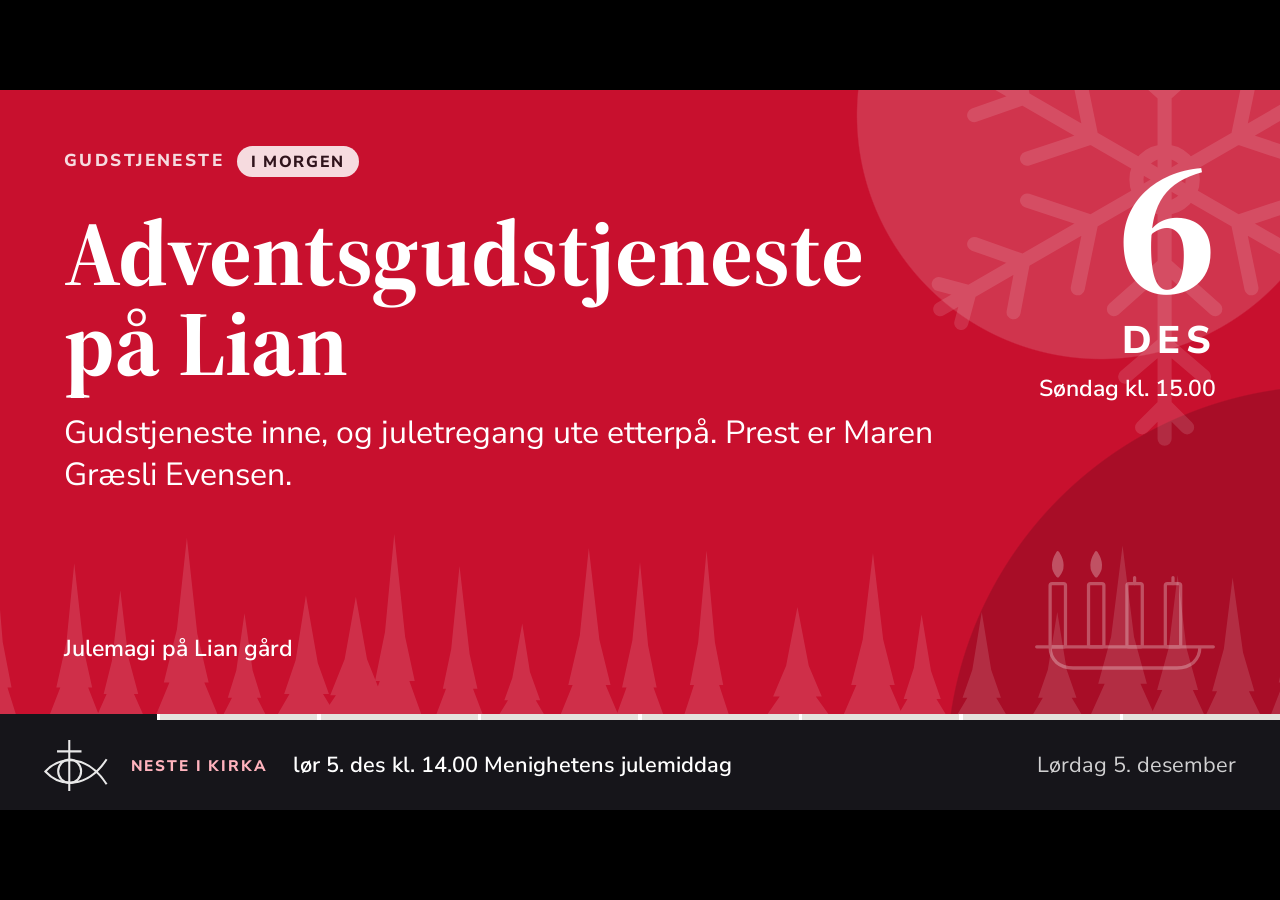
<file: index.html>
<!DOCTYPE html>
<html lang="nb">
<head>
<meta charset="utf-8">
<meta name="viewport" content="width=device-width, initial-scale=1">
<title>Infoskjerm Byåsen kirke</title>
<link rel="preconnect" href="https://fonts.googleapis.com">
<link href="https://fonts.googleapis.com/css2?family=Nunito+Sans:opsz,wght@6..12,400;6..12,600;6..12,800&family=Source+Serif+4:opsz,wght@8..60,600;8..60,700&display=swap" rel="stylesheet">
<!-- Bygget av bygg.py fra kilde/. Ikke rediger denne fila direkte. -->
<style>
:root{
  /* Layout: én 16:9-flate som fyller skjermen. */
  --u:min(1vw,1.7778vh); /* 1 % av plakatflatens bredde; erstatter cqw som Tizen-nettleseren ikke støtter */
  --paper:#ffffff;       /* skjermflaten */
  --ink:#16151a;
  --dim:#5d5b63;
  --rule:#e4e2dd;
  --gud:#c8102e;         /* gudstjenester: kirkens rødfarge */
  --kons:#1b1470;        /* konsert og kultur */
  --barn:#e9a100;        /* barn og familier */
  --mote:#1f6f5b;        /* møteplasser */
  --advent:#5b2a86;      /* kirkeårets farge i advent */
  --display:"Source Serif 4", Georgia, serif;
  --body:"Nunito Sans", "Segoe UI", Arial, sans-serif;
}
*{box-sizing:border-box}
html,body{margin:0;background:#000;font-family:var(--body);overflow:hidden}
.wrap{height:100vh;display:flex;align-items:center;justify-content:center}
/* ---------- Skjermen ---------- */
.stage{position:relative;width:100%;aspect-ratio:16/9;background:var(--paper);color:var(--ink);
  container-type:inline-size;overflow:hidden;border-radius:6px;box-shadow:0 18px 50px rgba(0,0,0,.5)}
.slide{position:absolute;inset:0 0 calc(7*var(--u)) 0;display:flex;opacity:0;transition:opacity .7s ease;pointer-events:none}
.slide.on{opacity:1;pointer-events:auto}

/* Samleside */
.panel{flex:0 0 33%;position:relative;background:var(--c);color:var(--on,#fff);padding:calc(4.2*var(--u)) calc(5*var(--u)) calc(4.2*var(--u)) calc(3.4*var(--u));display:flex;flex-direction:column;gap:calc(1.2*var(--u));
  clip-path:polygon(0 0,100% 0,90% 100%,0 100%)}
.panel::before{content:"";position:absolute;right:calc(-9*var(--u));top:calc(-9*var(--u));width:calc(24*var(--u));height:calc(24*var(--u));border-radius:50%;background:rgba(255,255,255,.13)}
.kicker{font-size:calc(1.35*var(--u));font-weight:800;letter-spacing:.14em;text-transform:uppercase;opacity:.85;position:relative}
.panel h2{font-family:var(--display);font-weight:700;font-size:calc(4.6*var(--u));line-height:1.02;margin:0;text-wrap:balance;position:relative}
.panel .sub{font-size:calc(1.7*var(--u));line-height:1.3;margin:0;opacity:.92;max-width:13em}
.panel .mark{position:absolute;left:calc(2.6*var(--u));bottom:calc(2.4*var(--u));width:calc(13*var(--u));height:calc(13*var(--u));opacity:.28}
.mark svg,.ico svg{display:block;width:100%;height:100%;fill:none;stroke:currentColor;stroke-width:1.6;stroke-linecap:round;stroke-linejoin:round}
.candles{margin-top:auto;width:calc(15*var(--u))}
.candles svg{display:block;width:100%}
.candles small{display:block;font-size:calc(1.25*var(--u));font-weight:700;margin-top:calc(0.6*var(--u));opacity:.9}
.panel .qr{margin-top:auto;display:flex;align-items:flex-end;gap:calc(1.4*var(--u));position:relative}
.qrbox{background:#fff;padding:calc(0.9*var(--u));border-radius:calc(0.6*var(--u));width:calc(11*var(--u));height:calc(11*var(--u));flex:none}
.qrbox svg{display:block;width:100%;height:100%}
.qrtxt{font-size:calc(1.35*var(--u));line-height:1.3;font-weight:600}
.rows{flex:1;list-style:none;margin:0;padding:calc(2.4*var(--u)) calc(4*var(--u)) calc(2.4*var(--u)) calc(1.6*var(--u));display:flex;flex-direction:column;justify-content:center}
.rows li{display:grid;grid-template-columns:calc(6.4*var(--u)) calc(6.6*var(--u)) 1fr;column-gap:calc(1.3*var(--u));align-items:center;padding:calc(1.3*var(--u)) 0;border-bottom:calc(0.12*var(--u)) solid var(--rule)}
.rows li:last-child{border-bottom:0}
.num{font-family:var(--display);font-weight:700;font-size:calc(4.5*var(--u));line-height:1;text-align:right;color:var(--c);font-variant-numeric:tabular-nums}
.wd{font-size:calc(1.4*var(--u));font-weight:800;letter-spacing:.08em;text-transform:uppercase;line-height:1.25}
.wd span{display:block;color:var(--dim);font-weight:600}
.what h3{font-family:var(--display);font-weight:600;font-size:calc(2.4*var(--u));line-height:1.12;margin:0}
.what p{font-size:calc(1.75*var(--u));color:var(--dim);margin:calc(0.45*var(--u)) 0 0}
.what p b{color:var(--c);font-weight:800;font-variant-numeric:tabular-nums}
.tag{display:inline-block;font-family:var(--body);font-size:calc(1.1*var(--u));font-weight:800;letter-spacing:.08em;text-transform:uppercase;
  background:var(--c);color:#fff;border-radius:calc(10*var(--u));padding:calc(0.25*var(--u)) calc(0.9*var(--u));margin-left:calc(0.8*var(--u));vertical-align:calc(0.4*var(--u))}
.slide.on .rows li{animation:rise .6s both}
.slide.on .rows li:nth-child(2){animation-delay:.08s}.slide.on .rows li:nth-child(3){animation-delay:.16s}
.slide.on .rows li:nth-child(4){animation-delay:.24s}.slide.on .rows li:nth-child(5){animation-delay:.32s}
@keyframes rise{from{opacity:0;transform:translateY(calc(1.2*var(--u)))}to{opacity:1;transform:none}}

/* Fremhevet */
.feat{color:var(--on,#fff);padding:calc(4.4*var(--u)) calc(5*var(--u));gap:calc(4*var(--u));align-items:stretch;
  background:radial-gradient(circle at 86% 4%,rgba(255,255,255,.15) 0 calc(19*var(--u)),transparent calc(19.1*var(--u))),
             radial-gradient(circle at 104% 108%,rgba(0,0,0,.16) 0 calc(30*var(--u)),transparent calc(30.1*var(--u))),var(--c)}
.feat .main{flex:1;display:flex;flex-direction:column}
.chip{display:inline-block;background:#fff;color:var(--ink);font-size:calc(1.25*var(--u));font-weight:800;letter-spacing:.1em;text-transform:uppercase;border-radius:calc(10*var(--u));padding:calc(0.35*var(--u)) calc(1.1*var(--u));margin-left:calc(1*var(--u));opacity:1}
.feat h2{font-family:var(--display);font-weight:700;font-size:calc(7.2*var(--u));line-height:.98;margin:calc(2.4*var(--u)) 0 0;text-wrap:balance}
.feat .lead{font-size:calc(2.5*var(--u));line-height:1.32;max-width:28em;margin:calc(1.8*var(--u)) 0 0}
.feat .place{margin-top:auto;font-size:calc(1.8*var(--u));font-weight:600}
.feat .side{flex:0 0 calc(18*var(--u));display:flex;flex-direction:column;align-items:flex-end;justify-content:space-between;text-align:right}
.big b{display:block;font-family:var(--display);font-weight:700;font-size:calc(15*var(--u));line-height:.82;font-variant-numeric:tabular-nums}
.big span{display:block;font-size:calc(3*var(--u));font-weight:800;letter-spacing:.14em;text-transform:uppercase;margin-top:calc(0.8*var(--u))}
.big em{display:block;font-style:normal;font-size:calc(1.8*var(--u));font-weight:600;margin-top:calc(0.5*var(--u))}
.feat .side .qrbox{width:calc(13*var(--u));height:calc(13*var(--u));padding:calc(1*var(--u))}
.feat .side .qrtxt{font-size:calc(1.3*var(--u));margin-top:calc(0.5*var(--u))}

/* Oppslag: beskjed med frist */
.note{background:#f4f1ea;padding:calc(4.4*var(--u)) calc(5*var(--u));gap:calc(4*var(--u));align-items:center;border-left:calc(1.6*var(--u)) solid var(--gud)}
.note .main{flex:1}
.note .kicker{color:var(--gud);opacity:1}
.note h2{font-family:var(--display);font-weight:700;font-size:calc(5.6*var(--u));line-height:1.02;margin:calc(1.4*var(--u)) 0 0;text-wrap:balance}
.note p{font-size:calc(2.5*var(--u));line-height:1.35;margin:calc(1.6*var(--u)) 0 0;max-width:24em}
.note .act{font-weight:800}
.badge{flex:0 0 calc(19*var(--u));height:calc(19*var(--u));border-radius:50%;background:var(--gud);color:#fff;display:flex;flex-direction:column;align-items:center;justify-content:center;text-align:center}
.badge b{font-family:var(--display);font-size:calc(8.5*var(--u));line-height:.9;font-variant-numeric:tabular-nums}
.badge span{font-size:calc(1.5*var(--u));font-weight:800;letter-spacing:.1em;text-transform:uppercase;margin-top:calc(0.6*var(--u))}

/* Fast innhold: uten dato */
/* Fargene i malen for fast innhold. Variantene under (.fast.sand osv.) er forslag; hvilken som brukes, står i FASTVARIANT i motor.js. */
.fast{--fb:var(--ink);--ft:#fff;--fp:#e6e3dc;--fk:#ffb3bd;--fs:#a9a6b0;--fq:transparent;background:var(--fb);color:var(--ft);padding:calc(4.4*var(--u)) calc(5*var(--u));gap:calc(4*var(--u));align-items:center}
.fast .main{flex:1}
.fast .kicker{color:var(--fk);opacity:1}
.fast h2{font-family:var(--display);font-weight:700;font-size:calc(5.8*var(--u));line-height:1.02;margin:calc(1.4*var(--u)) 0 0;text-wrap:balance}
.fast p{font-size:calc(2.5*var(--u));line-height:1.36;margin:calc(1.6*var(--u)) 0 0;max-width:24em;color:var(--fp)}
.fast .side{flex:0 0 calc(17*var(--u));display:flex;flex-direction:column;align-items:center;gap:calc(1*var(--u));text-align:center}
.fast .side .qrbox{width:calc(15*var(--u));height:calc(15*var(--u));padding:calc(1.1*var(--u))}
.fast .ico{width:calc(15*var(--u));height:calc(15*var(--u));color:var(--fk)}
.nytt h2{font-size:calc(4.3*var(--u))}.nytt p{font-size:calc(2.4*var(--u))}.nytt .src{font-size:calc(1.35*var(--u));color:var(--fs);margin-top:calc(1.8*var(--u));font-weight:600}
.photo{flex:none;width:calc(24*var(--u));height:calc(30*var(--u));border-radius:calc(0.8*var(--u));border:calc(0.14*var(--u)) dashed #6d6a75;display:flex;align-items:center;justify-content:center;
  font-size:calc(1.3*var(--u));color:#a9a6b0;text-align:center;padding:calc(2*var(--u));
  background:repeating-linear-gradient(135deg,rgba(255,255,255,.04) 0 calc(1.2*var(--u)),transparent calc(1.2*var(--u)) calc(2.4*var(--u)))}

.photo.img{position:relative;width:calc(30*var(--u));height:calc(24*var(--u));padding:0;border:0;overflow:hidden;background:#000}
.photo.img img{display:block;width:100%;height:100%;object-fit:cover;object-position:50% 40%}
.cred{position:absolute;left:0;right:0;bottom:0;padding:calc(0.5*var(--u)) calc(0.8*var(--u));font-size:calc(1*var(--u));color:#e6e3dc;background:rgba(0,0,0,.55);text-align:left}


/* Illustrasjoner: strek i relieff, samme farge som teksten */
.panel .art{position:absolute;left:calc(2.6*var(--u));bottom:calc(2.4*var(--u));opacity:.3}
.panel .art svg{display:block;width:100%;height:100%}
.panel .art.mote{width:calc(13*var(--u));height:calc(14.4*var(--u))}
.panel .art.barn{width:calc(18*var(--u));height:calc(15*var(--u))}
.feat>.main,.feat>.side{position:relative;z-index:1}
.art-top{position:absolute;left:0;right:0;top:0;height:calc(9*var(--u));pointer-events:none}
.art-fill,.art-bot{position:absolute;left:0;right:0;bottom:0;pointer-events:none}
.art-fill{top:0}
.art-krystall{position:absolute;right:calc(-13*var(--u));top:calc(-15*var(--u));width:calc(44*var(--u));height:calc(44*var(--u));pointer-events:none}
.art-krystall svg{display:block;width:100%;height:100%}
.feat.bilde .art-krystall{right:auto;top:auto;left:calc(-8*var(--u));bottom:calc(-14*var(--u))}
.art-bot{height:calc(16*var(--u))}
.art-hj{position:absolute;right:calc(4.6*var(--u));bottom:calc(3.2*var(--u));width:calc(15*var(--u));height:calc(12.8*var(--u));pointer-events:none;opacity:.28}
.art-hj svg{display:block;width:100%;height:100%}
.art-top svg,.art-fill svg,.art-bot svg{display:block;width:100%;height:100%}
.feat.jul{padding-top:calc(9.6*var(--u))}
.feat .prog{list-style:none;margin:calc(1.8*var(--u)) 0 0;padding:0;font-size:calc(2.5*var(--u));line-height:1.2}
.feat .prog li{display:flex;gap:calc(1.2*var(--u));padding:calc(0.2*var(--u)) 0}
.feat .prog b{flex:0 0 calc(8.4*var(--u));font-variant-numeric:tabular-nums;font-weight:800}
.feat.jul .lead{margin-top:calc(1.2*var(--u))}
.feat.jul h2{margin-top:calc(1.6*var(--u))}

/* Fremhevet med bilde */
.feat.bilde .side{flex:0 0 calc(38*var(--u));align-items:stretch;justify-content:flex-start;text-align:left;gap:calc(2*var(--u))}
.feat.bilde h2{font-size:calc(6*var(--u))}
.feat.bilde .lead{font-size:calc(2.3*var(--u))}
.feat .pic{position:relative;width:100%;height:calc(25.3*var(--u));border-radius:calc(0.8*var(--u));overflow:hidden;background:#000}
.feat .pic img{display:block;width:100%;height:100%;object-fit:cover}
.feat .when{display:flex;justify-content:space-between;align-items:flex-end;margin-top:auto}
.feat.bilde .big b{font-size:calc(10*var(--u))}
.feat.bilde .big span{font-size:calc(2.2*var(--u))}
.feat.bilde .big em{font-size:calc(1.6*var(--u))}
.feat.bilde .when .qrw{text-align:center}
.feat.bilde .side .qrbox{width:calc(11*var(--u));height:calc(11*var(--u))}

/* Oppslag med illustrasjon */
.note.medart{gap:calc(3*var(--u))}
.nside{position:relative;flex:0 0 calc(36*var(--u));color:var(--gud)}
.nart svg{display:block;width:100%}
.nside .badge{position:absolute;left:50%;top:63.3%;transform:translate(-50%,-50%);width:calc(14*var(--u));height:calc(14*var(--u))}
.nside .badge b{font-size:calc(6.4*var(--u))}
.badge b.txt{font-size:calc(5.4*var(--u))}
.nside .badge b.txt{font-size:calc(3.2*var(--u))}
.nside .badge span{font-size:calc(0.95*var(--u));letter-spacing:.06em;line-height:1.3;margin-top:calc(0.3*var(--u))}

/* Oppslag med relieff i bakgrunnen */
.note .kicker.frist{font-size:calc(2*var(--u));letter-spacing:.02em;text-transform:none;color:var(--gud);font-weight:800}
.note>.main,.note>.nside{position:relative;z-index:1}
.art-tre{position:absolute;top:0;bottom:0;right:calc(1*var(--u));width:calc(52*var(--u));pointer-events:none}
.art-tre svg{display:block;width:100%;height:100%}
.note .nart circle{fill:#f4f1ea}

/* Fast innhold med bilde */
.fast.medbilde .photo.img{width:calc(27*var(--u));height:calc(21.6*var(--u))}
.fast.medbilde .photo.img img{object-position:50% 20%}
.fast.stort .photo.img{width:calc(42*var(--u));height:calc(33.6*var(--u))}
.fast.stort h2{font-size:calc(4.6*var(--u))}
.fast.medbilde h2{font-size:calc(4.3*var(--u))}
.fast.medbilde p{font-size:calc(2.4*var(--u))}
.fast.medbilde .side{flex-basis:calc(15*var(--u))}
.fast.medbilde .side .qrbox{width:calc(13*var(--u));height:calc(13*var(--u))}

/* Fast bunnlinje */
.foot{position:absolute;left:0;right:0;bottom:0;height:calc(7*var(--u));background:var(--ink);color:#fff;display:flex;align-items:center;
  gap:calc(2*var(--u));padding:0 calc(3.4*var(--u));font-size:calc(1.7*var(--u))}
.foot .lbl{font-weight:800;letter-spacing:.12em;text-transform:uppercase;font-size:calc(1.2*var(--u));color:#ffb3bd;flex:none}
.foot .next{flex:1;white-space:nowrap;overflow:hidden;text-overflow:ellipsis;font-weight:600}
.foot .today{flex:none;opacity:.8}
.foot .logo{flex:none;display:flex;width:calc(5*var(--u));height:calc(4*var(--u));color:#fff;opacity:.9;margin-right:calc(-0.2*var(--u))}
.foot .logo svg{width:100%;height:100%}
.foot.hast{background:var(--gud)}
.foot.hast .lbl{color:#fff}
.foot.hast .next{font-weight:800}
.foot.hast .today{display:none}
.dots{position:absolute;left:0;right:0;bottom:calc(7*var(--u));height:calc(0.5*var(--u));display:flex;gap:calc(0.3*var(--u));background:var(--paper)}
.dots i{flex:1;background:var(--rule);position:relative;overflow:hidden}
.dots i.done{background:var(--ink)}
.dots i.now::after{content:"";position:absolute;inset:0;background:var(--ink);transform-origin:left;animation:fill var(--dur) linear forwards}
.paused .dots i.now::after{animation-play-state:paused}
@keyframes fill{from{transform:scaleX(0)}to{transform:scaleX(1)}}
.empty{position:absolute;inset:0 0 calc(7*var(--u)) 0;display:flex;align-items:center;justify-content:center;font-size:calc(2.4*var(--u));color:var(--dim)}

/* Forslag til nye farger for fast innhold (stabsmøtet 25. november 2026: malen skal ikke være svart).
   Bygger på Olavsmerkets farger i Den norske kirkes profil: rød, gul og hvit. */
.fast.sand{--fb:#f3eee4;--ft:var(--ink);--fp:#3d3b43;--fk:var(--gud);--fs:var(--dim);--fq:#e2dccf;
  background:radial-gradient(circle at 96% -6%,rgba(200,16,46,.07) 0 calc(21*var(--u)),transparent calc(21.1*var(--u))),var(--fb)}
.fast.rose{--fb:#f8e4e1;--ft:var(--ink);--fp:#3d3b43;--fk:#a80d26;--fs:#6b5a5c;--fq:#ecc9c5;
  background:radial-gradient(circle at 96% -6%,rgba(200,16,46,.09) 0 calc(21*var(--u)),transparent calc(21.1*var(--u))),var(--fb)}
.fast.vin{--fb:#6d1322;--ft:#fff;--fp:#f6e7e3;--fk:#ffd66b;--fs:#e3c3c1;
  background:radial-gradient(circle at 96% -6%,rgba(255,255,255,.08) 0 calc(21*var(--u)),transparent calc(21.1*var(--u))),
             radial-gradient(circle at 104% 110%,rgba(0,0,0,.18) 0 calc(28*var(--u)),transparent calc(28.1*var(--u))),var(--fb)}
.fast.sand .qrbox,.fast.rose .qrbox{box-shadow:0 0 0 calc(0.14*var(--u)) var(--fq)}
.fast.sand .qrtxt,.fast.rose .qrtxt{color:var(--ink)}

/* ---- Stillemodus: svart, levende lys, de neste gudstjenestene ---- */
.stage.stillemodus{background:#0b0a0d}
.stage.stillemodus .dots,.stage.stillemodus .foot{display:none}
.stille{position:absolute;inset:0;background:#0b0a0d;color:#e9e4da;display:flex;align-items:center;padding:0 calc(9*var(--u)) 0 calc(14*var(--u));gap:calc(12*var(--u))}
.stille .lys{position:relative;flex:none;width:calc(22*var(--u));height:calc(46*var(--u))}
.stille .glod{position:absolute;left:50%;top:calc(3*var(--u));width:calc(44*var(--u));height:calc(44*var(--u));margin-left:calc(-22*var(--u));border-radius:50%;
  background:radial-gradient(circle,rgba(255,200,120,.38) 0,rgba(255,160,70,.14) 28%,rgba(255,140,50,0) 62%);animation:glod 3.1s ease-in-out infinite}
.stille .flamme{position:absolute;left:50%;top:calc(13*var(--u));width:calc(3.4*var(--u));height:calc(9*var(--u));margin-left:calc(-1.7*var(--u));
  border-radius:50% 50% 45% 45% / 70% 70% 30% 30%;transform-origin:50% 92%;
  background:radial-gradient(ellipse at 50% 80%,#fffdf4 0,#fff2c4 22%,#ffcf6a 42%,#ff9a2e 68%,rgba(255,110,20,.0) 100%);
  animation:flamme 2.3s ease-in-out infinite,vipp 3.7s ease-in-out infinite}
.stille .flamme i{position:absolute;left:30%;right:30%;bottom:8%;height:28%;border-radius:50%;background:radial-gradient(ellipse at 50% 70%,rgba(120,160,255,.55),rgba(120,160,255,0) 70%)}
.stille .veke{position:absolute;left:50%;top:calc(21.2*var(--u));width:calc(0.35*var(--u));height:calc(1.6*var(--u));margin-left:calc(-0.175*var(--u));background:#2a2018;border-radius:2px}
.stille .stamme{position:absolute;left:50%;top:calc(22.4*var(--u));width:calc(7.5*var(--u));bottom:0;margin-left:calc(-3.75*var(--u));border-radius:calc(0.8*var(--u)) calc(0.8*var(--u)) 0 0;
  background:linear-gradient(180deg,rgba(11,10,13,0) 0,rgba(11,10,13,.25) 45%,rgba(11,10,13,.92) 100%),
    radial-gradient(ellipse at 50% 0,rgba(255,214,150,.6),rgba(255,214,150,0) 40%),
    linear-gradient(90deg,#8f8574 0,#d8cfbe 30%,#efe7d8 52%,#a99e8a 100%)}
.stille .tekst{flex:1}
.stille .avs{display:flex;align-items:center;gap:calc(1.6*var(--u));color:#a39d92;font-size:calc(1.6*var(--u));font-weight:800;letter-spacing:.14em;text-transform:uppercase}
.stille .avs .fisk{width:calc(5*var(--u));height:calc(4*var(--u))}
.stille h2{font-family:var(--display);font-weight:600;font-size:calc(4.6*var(--u));line-height:1.1;margin:calc(2.2*var(--u)) 0 calc(3*var(--u))}
.stille ol{list-style:none;margin:0;padding:0}
.stille li{padding:calc(1.6*var(--u)) 0;border-top:1px solid rgba(233,228,218,.14)}
.stille li b{display:block;font-family:var(--display);font-weight:600;font-size:calc(2.8*var(--u))}
.stille li span{display:block;color:#a39d92;font-size:calc(2*var(--u));margin-top:calc(.3*var(--u))}
/* Rolig variant: lite, levende lys nede i venstre hjørne, teksten nesten midt på. Samme lys og tekst som ellers, bare mindre fremtredende lys. */
.stille.rolig{display:block;padding:0}
.stille.rolig .lys{position:absolute;left:calc(7*var(--u));bottom:calc(8*var(--u));transform:scale(.5);transform-origin:0 100%}
.stille.rolig .glod{opacity:.8}
.stille.rolig .stamme{background:linear-gradient(180deg,rgba(11,10,13,0) 0,rgba(11,10,13,.35) 40%,#0b0a0d 100%),
    radial-gradient(ellipse at 50% 0,rgba(255,214,150,.6),rgba(255,214,150,0) 40%),
    linear-gradient(90deg,#8f8574 0,#d8cfbe 30%,#efe7d8 52%,#a99e8a 100%)}
.stille.rolig .tekst{position:absolute;left:50%;top:50%;width:calc(52*var(--u));transform:translate(-27%,-50%)}
/* «uten»: ingen lys, bare teksten, dempet. */
.stille.uten{background:#08080a;color:#bdb7ac;padding-left:calc(18*var(--u))}
.stille.uten h2{font-size:calc(3.6*var(--u));color:#cfc9be}
.stille.uten li b{font-size:calc(2.3*var(--u));color:#bdb7ac}
.stille.uten li span,.stille.uten .avs{color:#7f7a71}
/* Forslag etter stabsmøtet 25. november 2026: dempet bakgrunnsfarge som ikke er svart. Samme oppsett som «rolig»
   (lite lys nede til venstre, teksten nesten midt på). «skifer» = dempet blågrå, «sand» = dempet lys sand. */
.stille.skifer{background:#2b353d;color:#ece7dd}
.stille.skifer .avs,.stille.skifer li span{color:#aab2b6}
.stille.skifer li{border-top-color:rgba(236,231,221,.16)}
.stille.skifer .glod{opacity:.55}
.stille.skifer .stamme{background:linear-gradient(180deg,rgba(43,53,61,0) 0,rgba(43,53,61,.35) 40%,#2b353d 100%),
    radial-gradient(ellipse at 50% 0,rgba(255,214,150,.6),rgba(255,214,150,0) 40%),
    linear-gradient(90deg,#8f8574 0,#d8cfbe 30%,#efe7d8 52%,#a99e8a 100%)}
.stille.sand{background:#ddd5c6;color:#2c2a2f}
.stille.sand .avs,.stille.sand li span{color:#625d55}
.stille.sand li{border-top-color:rgba(44,42,47,.16)}
.stille.sand .glod{background:radial-gradient(circle,rgba(255,244,214,.75) 0,rgba(255,236,196,.3) 30%,rgba(255,236,196,0) 62%);opacity:1}
.stille.sand .veke{background:#4a3c2e}
.stille.sand .stamme{background:linear-gradient(180deg,rgba(221,213,198,0) 0,rgba(221,213,198,.4) 45%,#ddd5c6 100%),
    linear-gradient(90deg,#b9ae9a 0,#f4eee2 32%,#fffaf0 52%,#c6bba7 100%)}
@keyframes flamme{0%,100%{transform:scale(1,1)}20%{transform:scale(.97,1.05)}45%{transform:scale(1.03,.96)}70%{transform:scale(.98,1.08)}85%{transform:scale(1.02,.99)}}
@keyframes vipp{0%,100%{margin-left:calc(-1.7*var(--u))}30%{margin-left:calc(-1.55*var(--u))}60%{margin-left:calc(-1.85*var(--u))}}
@keyframes glod{0%,100%{opacity:1;transform:scale(1)}35%{opacity:.82;transform:scale(.97)}55%{opacity:.95;transform:scale(1.02)}80%{opacity:.86;transform:scale(.99)}}
@media (prefers-reduced-motion:reduce){.stille .flamme,.stille .glod{animation:none}}

.stage{width:min(100vw,177.78vh);border-radius:0;box-shadow:none}
@media (prefers-reduced-motion:reduce){.slide{transition:none}.slide.on .rows li{animation:none}}
</style>
</head>
<body>
<div class="wrap">
  <div class="stage" id="stage">
    <div id="slides"></div>
    <div class="dots" id="dots"></div>
    <div class="foot"><span class="logo"><svg aria-hidden="true" xmlns="http://www.w3.org/2000/svg" viewBox="0 0 679 544" fill="none" stroke="currentColor" stroke-width="22" stroke-miterlimit="10">  <path d="M268 0V544M138 121H398"/>  <path d="M665 470C460 150 170 165 14 335C170 505 460 518 665 205"/>  <ellipse cx="272" cy="332" rx="122" ry="124"/></svg></span><span class="lbl" id="lbl">Neste i kirka</span><span class="next" id="next"></span><span class="today" id="today"></span></div>
  </div>
</div>
<script>/* qrcode-generator 1.4.4 (MIT, Kazuhiko Arase), lagt inn i siden så skjermen ikke trenger nettet for QR-koder */
//---------------------------------------------------------------------
//
// QR Code Generator for JavaScript
//
// Copyright (c) 2009 Kazuhiko Arase
//
// URL: http://www.d-project.com/
//
// Licensed under the MIT license:
//  http://www.opensource.org/licenses/mit-license.php
//
// The word 'QR Code' is registered trademark of
// DENSO WAVE INCORPORATED
//  http://www.denso-wave.com/qrcode/faqpatent-e.html
//
//---------------------------------------------------------------------

var qrcode = function() {

  //---------------------------------------------------------------------
  // qrcode
  //---------------------------------------------------------------------

  /**
   * qrcode
   * @param typeNumber 1 to 40
   * @param errorCorrectionLevel 'L','M','Q','H'
   */
  var qrcode = function(typeNumber, errorCorrectionLevel) {

    var PAD0 = 0xEC;
    var PAD1 = 0x11;

    var _typeNumber = typeNumber;
    var _errorCorrectionLevel = QRErrorCorrectionLevel[errorCorrectionLevel];
    var _modules = null;
    var _moduleCount = 0;
    var _dataCache = null;
    var _dataList = [];

    var _this = {};

    var makeImpl = function(test, maskPattern) {

      _moduleCount = _typeNumber * 4 + 17;
      _modules = function(moduleCount) {
        var modules = new Array(moduleCount);
        for (var row = 0; row < moduleCount; row += 1) {
          modules[row] = new Array(moduleCount);
          for (var col = 0; col < moduleCount; col += 1) {
            modules[row][col] = null;
          }
        }
        return modules;
      }(_moduleCount);

      setupPositionProbePattern(0, 0);
      setupPositionProbePattern(_moduleCount - 7, 0);
      setupPositionProbePattern(0, _moduleCount - 7);
      setupPositionAdjustPattern();
      setupTimingPattern();
      setupTypeInfo(test, maskPattern);

      if (_typeNumber >= 7) {
        setupTypeNumber(test);
      }

      if (_dataCache == null) {
        _dataCache = createData(_typeNumber, _errorCorrectionLevel, _dataList);
      }

      mapData(_dataCache, maskPattern);
    };

    var setupPositionProbePattern = function(row, col) {

      for (var r = -1; r <= 7; r += 1) {

        if (row + r <= -1 || _moduleCount <= row + r) continue;

        for (var c = -1; c <= 7; c += 1) {

          if (col + c <= -1 || _moduleCount <= col + c) continue;

          if ( (0 <= r && r <= 6 && (c == 0 || c == 6) )
              || (0 <= c && c <= 6 && (r == 0 || r == 6) )
              || (2 <= r && r <= 4 && 2 <= c && c <= 4) ) {
            _modules[row + r][col + c] = true;
          } else {
            _modules[row + r][col + c] = false;
          }
        }
      }
    };

    var getBestMaskPattern = function() {

      var minLostPoint = 0;
      var pattern = 0;

      for (var i = 0; i < 8; i += 1) {

        makeImpl(true, i);

        var lostPoint = QRUtil.getLostPoint(_this);

        if (i == 0 || minLostPoint > lostPoint) {
          minLostPoint = lostPoint;
          pattern = i;
        }
      }

      return pattern;
    };

    var setupTimingPattern = function() {

      for (var r = 8; r < _moduleCount - 8; r += 1) {
        if (_modules[r][6] != null) {
          continue;
        }
        _modules[r][6] = (r % 2 == 0);
      }

      for (var c = 8; c < _moduleCount - 8; c += 1) {
        if (_modules[6][c] != null) {
          continue;
        }
        _modules[6][c] = (c % 2 == 0);
      }
    };

    var setupPositionAdjustPattern = function() {

      var pos = QRUtil.getPatternPosition(_typeNumber);

      for (var i = 0; i < pos.length; i += 1) {

        for (var j = 0; j < pos.length; j += 1) {

          var row = pos[i];
          var col = pos[j];

          if (_modules[row][col] != null) {
            continue;
          }

          for (var r = -2; r <= 2; r += 1) {

            for (var c = -2; c <= 2; c += 1) {

              if (r == -2 || r == 2 || c == -2 || c == 2
                  || (r == 0 && c == 0) ) {
                _modules[row + r][col + c] = true;
              } else {
                _modules[row + r][col + c] = false;
              }
            }
          }
        }
      }
    };

    var setupTypeNumber = function(test) {

      var bits = QRUtil.getBCHTypeNumber(_typeNumber);

      for (var i = 0; i < 18; i += 1) {
        var mod = (!test && ( (bits >> i) & 1) == 1);
        _modules[Math.floor(i / 3)][i % 3 + _moduleCount - 8 - 3] = mod;
      }

      for (var i = 0; i < 18; i += 1) {
        var mod = (!test && ( (bits >> i) & 1) == 1);
        _modules[i % 3 + _moduleCount - 8 - 3][Math.floor(i / 3)] = mod;
      }
    };

    var setupTypeInfo = function(test, maskPattern) {

      var data = (_errorCorrectionLevel << 3) | maskPattern;
      var bits = QRUtil.getBCHTypeInfo(data);

      // vertical
      for (var i = 0; i < 15; i += 1) {

        var mod = (!test && ( (bits >> i) & 1) == 1);

        if (i < 6) {
          _modules[i][8] = mod;
        } else if (i < 8) {
          _modules[i + 1][8] = mod;
        } else {
          _modules[_moduleCount - 15 + i][8] = mod;
        }
      }

      // horizontal
      for (var i = 0; i < 15; i += 1) {

        var mod = (!test && ( (bits >> i) & 1) == 1);

        if (i < 8) {
          _modules[8][_moduleCount - i - 1] = mod;
        } else if (i < 9) {
          _modules[8][15 - i - 1 + 1] = mod;
        } else {
          _modules[8][15 - i - 1] = mod;
        }
      }

      // fixed module
      _modules[_moduleCount - 8][8] = (!test);
    };

    var mapData = function(data, maskPattern) {

      var inc = -1;
      var row = _moduleCount - 1;
      var bitIndex = 7;
      var byteIndex = 0;
      var maskFunc = QRUtil.getMaskFunction(maskPattern);

      for (var col = _moduleCount - 1; col > 0; col -= 2) {

        if (col == 6) col -= 1;

        while (true) {

          for (var c = 0; c < 2; c += 1) {

            if (_modules[row][col - c] == null) {

              var dark = false;

              if (byteIndex < data.length) {
                dark = ( ( (data[byteIndex] >>> bitIndex) & 1) == 1);
              }

              var mask = maskFunc(row, col - c);

              if (mask) {
                dark = !dark;
              }

              _modules[row][col - c] = dark;
              bitIndex -= 1;

              if (bitIndex == -1) {
                byteIndex += 1;
                bitIndex = 7;
              }
            }
          }

          row += inc;

          if (row < 0 || _moduleCount <= row) {
            row -= inc;
            inc = -inc;
            break;
          }
        }
      }
    };

    var createBytes = function(buffer, rsBlocks) {

      var offset = 0;

      var maxDcCount = 0;
      var maxEcCount = 0;

      var dcdata = new Array(rsBlocks.length);
      var ecdata = new Array(rsBlocks.length);

      for (var r = 0; r < rsBlocks.length; r += 1) {

        var dcCount = rsBlocks[r].dataCount;
        var ecCount = rsBlocks[r].totalCount - dcCount;

        maxDcCount = Math.max(maxDcCount, dcCount);
        maxEcCount = Math.max(maxEcCount, ecCount);

        dcdata[r] = new Array(dcCount);

        for (var i = 0; i < dcdata[r].length; i += 1) {
          dcdata[r][i] = 0xff & buffer.getBuffer()[i + offset];
        }
        offset += dcCount;

        var rsPoly = QRUtil.getErrorCorrectPolynomial(ecCount);
        var rawPoly = qrPolynomial(dcdata[r], rsPoly.getLength() - 1);

        var modPoly = rawPoly.mod(rsPoly);
        ecdata[r] = new Array(rsPoly.getLength() - 1);
        for (var i = 0; i < ecdata[r].length; i += 1) {
          var modIndex = i + modPoly.getLength() - ecdata[r].length;
          ecdata[r][i] = (modIndex >= 0)? modPoly.getAt(modIndex) : 0;
        }
      }

      var totalCodeCount = 0;
      for (var i = 0; i < rsBlocks.length; i += 1) {
        totalCodeCount += rsBlocks[i].totalCount;
      }

      var data = new Array(totalCodeCount);
      var index = 0;

      for (var i = 0; i < maxDcCount; i += 1) {
        for (var r = 0; r < rsBlocks.length; r += 1) {
          if (i < dcdata[r].length) {
            data[index] = dcdata[r][i];
            index += 1;
          }
        }
      }

      for (var i = 0; i < maxEcCount; i += 1) {
        for (var r = 0; r < rsBlocks.length; r += 1) {
          if (i < ecdata[r].length) {
            data[index] = ecdata[r][i];
            index += 1;
          }
        }
      }

      return data;
    };

    var createData = function(typeNumber, errorCorrectionLevel, dataList) {

      var rsBlocks = QRRSBlock.getRSBlocks(typeNumber, errorCorrectionLevel);

      var buffer = qrBitBuffer();

      for (var i = 0; i < dataList.length; i += 1) {
        var data = dataList[i];
        buffer.put(data.getMode(), 4);
        buffer.put(data.getLength(), QRUtil.getLengthInBits(data.getMode(), typeNumber) );
        data.write(buffer);
      }

      // calc num max data.
      var totalDataCount = 0;
      for (var i = 0; i < rsBlocks.length; i += 1) {
        totalDataCount += rsBlocks[i].dataCount;
      }

      if (buffer.getLengthInBits() > totalDataCount * 8) {
        throw 'code length overflow. ('
          + buffer.getLengthInBits()
          + '>'
          + totalDataCount * 8
          + ')';
      }

      // end code
      if (buffer.getLengthInBits() + 4 <= totalDataCount * 8) {
        buffer.put(0, 4);
      }

      // padding
      while (buffer.getLengthInBits() % 8 != 0) {
        buffer.putBit(false);
      }

      // padding
      while (true) {

        if (buffer.getLengthInBits() >= totalDataCount * 8) {
          break;
        }
        buffer.put(PAD0, 8);

        if (buffer.getLengthInBits() >= totalDataCount * 8) {
          break;
        }
        buffer.put(PAD1, 8);
      }

      return createBytes(buffer, rsBlocks);
    };

    _this.addData = function(data, mode) {

      mode = mode || 'Byte';

      var newData = null;

      switch(mode) {
      case 'Numeric' :
        newData = qrNumber(data);
        break;
      case 'Alphanumeric' :
        newData = qrAlphaNum(data);
        break;
      case 'Byte' :
        newData = qr8BitByte(data);
        break;
      case 'Kanji' :
        newData = qrKanji(data);
        break;
      default :
        throw 'mode:' + mode;
      }

      _dataList.push(newData);
      _dataCache = null;
    };

    _this.isDark = function(row, col) {
      if (row < 0 || _moduleCount <= row || col < 0 || _moduleCount <= col) {
        throw row + ',' + col;
      }
      return _modules[row][col];
    };

    _this.getModuleCount = function() {
      return _moduleCount;
    };

    _this.make = function() {
      if (_typeNumber < 1) {
        var typeNumber = 1;

        for (; typeNumber < 40; typeNumber++) {
          var rsBlocks = QRRSBlock.getRSBlocks(typeNumber, _errorCorrectionLevel);
          var buffer = qrBitBuffer();

          for (var i = 0; i < _dataList.length; i++) {
            var data = _dataList[i];
            buffer.put(data.getMode(), 4);
            buffer.put(data.getLength(), QRUtil.getLengthInBits(data.getMode(), typeNumber) );
            data.write(buffer);
          }

          var totalDataCount = 0;
          for (var i = 0; i < rsBlocks.length; i++) {
            totalDataCount += rsBlocks[i].dataCount;
          }

          if (buffer.getLengthInBits() <= totalDataCount * 8) {
            break;
          }
        }

        _typeNumber = typeNumber;
      }

      makeImpl(false, getBestMaskPattern() );
    };

    _this.createTableTag = function(cellSize, margin) {

      cellSize = cellSize || 2;
      margin = (typeof margin == 'undefined')? cellSize * 4 : margin;

      var qrHtml = '';

      qrHtml += '<table style="';
      qrHtml += ' border-width: 0px; border-style: none;';
      qrHtml += ' border-collapse: collapse;';
      qrHtml += ' padding: 0px; margin: ' + margin + 'px;';
      qrHtml += '">';
      qrHtml += '<tbody>';

      for (var r = 0; r < _this.getModuleCount(); r += 1) {

        qrHtml += '<tr>';

        for (var c = 0; c < _this.getModuleCount(); c += 1) {
          qrHtml += '<td style="';
          qrHtml += ' border-width: 0px; border-style: none;';
          qrHtml += ' border-collapse: collapse;';
          qrHtml += ' padding: 0px; margin: 0px;';
          qrHtml += ' width: ' + cellSize + 'px;';
          qrHtml += ' height: ' + cellSize + 'px;';
          qrHtml += ' background-color: ';
          qrHtml += _this.isDark(r, c)? '#000000' : '#ffffff';
          qrHtml += ';';
          qrHtml += '"/>';
        }

        qrHtml += '</tr>';
      }

      qrHtml += '</tbody>';
      qrHtml += '</table>';

      return qrHtml;
    };

    _this.createSvgTag = function(cellSize, margin, alt, title) {

      var opts = {};
      if (typeof arguments[0] == 'object') {
        // Called by options.
        opts = arguments[0];
        // overwrite cellSize and margin.
        cellSize = opts.cellSize;
        margin = opts.margin;
        alt = opts.alt;
        title = opts.title;
      }

      cellSize = cellSize || 2;
      margin = (typeof margin == 'undefined')? cellSize * 4 : margin;

      // Compose alt property surrogate
      alt = (typeof alt === 'string') ? {text: alt} : alt || {};
      alt.text = alt.text || null;
      alt.id = (alt.text) ? alt.id || 'qrcode-description' : null;

      // Compose title property surrogate
      title = (typeof title === 'string') ? {text: title} : title || {};
      title.text = title.text || null;
      title.id = (title.text) ? title.id || 'qrcode-title' : null;

      var size = _this.getModuleCount() * cellSize + margin * 2;
      var c, mc, r, mr, qrSvg='', rect;

      rect = 'l' + cellSize + ',0 0,' + cellSize +
        ' -' + cellSize + ',0 0,-' + cellSize + 'z ';

      qrSvg += '<svg version="1.1" xmlns="http://www.w3.org/2000/svg"';
      qrSvg += !opts.scalable ? ' width="' + size + 'px" height="' + size + 'px"' : '';
      qrSvg += ' viewBox="0 0 ' + size + ' ' + size + '" ';
      qrSvg += ' preserveAspectRatio="xMinYMin meet"';
      qrSvg += (title.text || alt.text) ? ' role="img" aria-labelledby="' +
          escapeXml([title.id, alt.id].join(' ').trim() ) + '"' : '';
      qrSvg += '>';
      qrSvg += (title.text) ? '<title id="' + escapeXml(title.id) + '">' +
          escapeXml(title.text) + '</title>' : '';
      qrSvg += (alt.text) ? '<description id="' + escapeXml(alt.id) + '">' +
          escapeXml(alt.text) + '</description>' : '';
      qrSvg += '<rect width="100%" height="100%" fill="white" cx="0" cy="0"/>';
      qrSvg += '<path d="';

      for (r = 0; r < _this.getModuleCount(); r += 1) {
        mr = r * cellSize + margin;
        for (c = 0; c < _this.getModuleCount(); c += 1) {
          if (_this.isDark(r, c) ) {
            mc = c*cellSize+margin;
            qrSvg += 'M' + mc + ',' + mr + rect;
          }
        }
      }

      qrSvg += '" stroke="transparent" fill="black"/>';
      qrSvg += '</svg>';

      return qrSvg;
    };

    _this.createDataURL = function(cellSize, margin) {

      cellSize = cellSize || 2;
      margin = (typeof margin == 'undefined')? cellSize * 4 : margin;

      var size = _this.getModuleCount() * cellSize + margin * 2;
      var min = margin;
      var max = size - margin;

      return createDataURL(size, size, function(x, y) {
        if (min <= x && x < max && min <= y && y < max) {
          var c = Math.floor( (x - min) / cellSize);
          var r = Math.floor( (y - min) / cellSize);
          return _this.isDark(r, c)? 0 : 1;
        } else {
          return 1;
        }
      } );
    };

    _this.createImgTag = function(cellSize, margin, alt) {

      cellSize = cellSize || 2;
      margin = (typeof margin == 'undefined')? cellSize * 4 : margin;

      var size = _this.getModuleCount() * cellSize + margin * 2;

      var img = '';
      img += '<img';
      img += '\u0020src="';
      img += _this.createDataURL(cellSize, margin);
      img += '"';
      img += '\u0020width="';
      img += size;
      img += '"';
      img += '\u0020height="';
      img += size;
      img += '"';
      if (alt) {
        img += '\u0020alt="';
        img += escapeXml(alt);
        img += '"';
      }
      img += '/>';

      return img;
    };

    var escapeXml = function(s) {
      var escaped = '';
      for (var i = 0; i < s.length; i += 1) {
        var c = s.charAt(i);
        switch(c) {
        case '<': escaped += '&lt;'; break;
        case '>': escaped += '&gt;'; break;
        case '&': escaped += '&amp;'; break;
        case '"': escaped += '&quot;'; break;
        default : escaped += c; break;
        }
      }
      return escaped;
    };

    var _createHalfASCII = function(margin) {
      var cellSize = 1;
      margin = (typeof margin == 'undefined')? cellSize * 2 : margin;

      var size = _this.getModuleCount() * cellSize + margin * 2;
      var min = margin;
      var max = size - margin;

      var y, x, r1, r2, p;

      var blocks = {
        '██': '█',
        '█ ': '▀',
        ' █': '▄',
        '  ': ' '
      };

      var blocksLastLineNoMargin = {
        '██': '▀',
        '█ ': '▀',
        ' █': ' ',
        '  ': ' '
      };

      var ascii = '';
      for (y = 0; y < size; y += 2) {
        r1 = Math.floor((y - min) / cellSize);
        r2 = Math.floor((y + 1 - min) / cellSize);
        for (x = 0; x < size; x += 1) {
          p = '█';

          if (min <= x && x < max && min <= y && y < max && _this.isDark(r1, Math.floor((x - min) / cellSize))) {
            p = ' ';
          }

          if (min <= x && x < max && min <= y+1 && y+1 < max && _this.isDark(r2, Math.floor((x - min) / cellSize))) {
            p += ' ';
          }
          else {
            p += '█';
          }

          // Output 2 characters per pixel, to create full square. 1 character per pixels gives only half width of square.
          ascii += (margin < 1 && y+1 >= max) ? blocksLastLineNoMargin[p] : blocks[p];
        }

        ascii += '\n';
      }

      if (size % 2 && margin > 0) {
        return ascii.substring(0, ascii.length - size - 1) + Array(size+1).join('▀');
      }

      return ascii.substring(0, ascii.length-1);
    };

    _this.createASCII = function(cellSize, margin) {
      cellSize = cellSize || 1;

      if (cellSize < 2) {
        return _createHalfASCII(margin);
      }

      cellSize -= 1;
      margin = (typeof margin == 'undefined')? cellSize * 2 : margin;

      var size = _this.getModuleCount() * cellSize + margin * 2;
      var min = margin;
      var max = size - margin;

      var y, x, r, p;

      var white = Array(cellSize+1).join('██');
      var black = Array(cellSize+1).join('  ');

      var ascii = '';
      var line = '';
      for (y = 0; y < size; y += 1) {
        r = Math.floor( (y - min) / cellSize);
        line = '';
        for (x = 0; x < size; x += 1) {
          p = 1;

          if (min <= x && x < max && min <= y && y < max && _this.isDark(r, Math.floor((x - min) / cellSize))) {
            p = 0;
          }

          // Output 2 characters per pixel, to create full square. 1 character per pixels gives only half width of square.
          line += p ? white : black;
        }

        for (r = 0; r < cellSize; r += 1) {
          ascii += line + '\n';
        }
      }

      return ascii.substring(0, ascii.length-1);
    };

    _this.renderTo2dContext = function(context, cellSize) {
      cellSize = cellSize || 2;
      var length = _this.getModuleCount();
      for (var row = 0; row < length; row++) {
        for (var col = 0; col < length; col++) {
          context.fillStyle = _this.isDark(row, col) ? 'black' : 'white';
          context.fillRect(row * cellSize, col * cellSize, cellSize, cellSize);
        }
      }
    }

    return _this;
  };

  //---------------------------------------------------------------------
  // qrcode.stringToBytes
  //---------------------------------------------------------------------

  qrcode.stringToBytesFuncs = {
    'default' : function(s) {
      var bytes = [];
      for (var i = 0; i < s.length; i += 1) {
        var c = s.charCodeAt(i);
        bytes.push(c & 0xff);
      }
      return bytes;
    }
  };

  qrcode.stringToBytes = qrcode.stringToBytesFuncs['default'];

  //---------------------------------------------------------------------
  // qrcode.createStringToBytes
  //---------------------------------------------------------------------

  /**
   * @param unicodeData base64 string of byte array.
   * [16bit Unicode],[16bit Bytes], ...
   * @param numChars
   */
  qrcode.createStringToBytes = function(unicodeData, numChars) {

    // create conversion map.

    var unicodeMap = function() {

      var bin = base64DecodeInputStream(unicodeData);
      var read = function() {
        var b = bin.read();
        if (b == -1) throw 'eof';
        return b;
      };

      var count = 0;
      var unicodeMap = {};
      while (true) {
        var b0 = bin.read();
        if (b0 == -1) break;
        var b1 = read();
        var b2 = read();
        var b3 = read();
        var k = String.fromCharCode( (b0 << 8) | b1);
        var v = (b2 << 8) | b3;
        unicodeMap[k] = v;
        count += 1;
      }
      if (count != numChars) {
        throw count + ' != ' + numChars;
      }

      return unicodeMap;
    }();

    var unknownChar = '?'.charCodeAt(0);

    return function(s) {
      var bytes = [];
      for (var i = 0; i < s.length; i += 1) {
        var c = s.charCodeAt(i);
        if (c < 128) {
          bytes.push(c);
        } else {
          var b = unicodeMap[s.charAt(i)];
          if (typeof b == 'number') {
            if ( (b & 0xff) == b) {
              // 1byte
              bytes.push(b);
            } else {
              // 2bytes
              bytes.push(b >>> 8);
              bytes.push(b & 0xff);
            }
          } else {
            bytes.push(unknownChar);
          }
        }
      }
      return bytes;
    };
  };

  //---------------------------------------------------------------------
  // QRMode
  //---------------------------------------------------------------------

  var QRMode = {
    MODE_NUMBER :    1 << 0,
    MODE_ALPHA_NUM : 1 << 1,
    MODE_8BIT_BYTE : 1 << 2,
    MODE_KANJI :     1 << 3
  };

  //---------------------------------------------------------------------
  // QRErrorCorrectionLevel
  //---------------------------------------------------------------------

  var QRErrorCorrectionLevel = {
    L : 1,
    M : 0,
    Q : 3,
    H : 2
  };

  //---------------------------------------------------------------------
  // QRMaskPattern
  //---------------------------------------------------------------------

  var QRMaskPattern = {
    PATTERN000 : 0,
    PATTERN001 : 1,
    PATTERN010 : 2,
    PATTERN011 : 3,
    PATTERN100 : 4,
    PATTERN101 : 5,
    PATTERN110 : 6,
    PATTERN111 : 7
  };

  //---------------------------------------------------------------------
  // QRUtil
  //---------------------------------------------------------------------

  var QRUtil = function() {

    var PATTERN_POSITION_TABLE = [
      [],
      [6, 18],
      [6, 22],
      [6, 26],
      [6, 30],
      [6, 34],
      [6, 22, 38],
      [6, 24, 42],
      [6, 26, 46],
      [6, 28, 50],
      [6, 30, 54],
      [6, 32, 58],
      [6, 34, 62],
      [6, 26, 46, 66],
      [6, 26, 48, 70],
      [6, 26, 50, 74],
      [6, 30, 54, 78],
      [6, 30, 56, 82],
      [6, 30, 58, 86],
      [6, 34, 62, 90],
      [6, 28, 50, 72, 94],
      [6, 26, 50, 74, 98],
      [6, 30, 54, 78, 102],
      [6, 28, 54, 80, 106],
      [6, 32, 58, 84, 110],
      [6, 30, 58, 86, 114],
      [6, 34, 62, 90, 118],
      [6, 26, 50, 74, 98, 122],
      [6, 30, 54, 78, 102, 126],
      [6, 26, 52, 78, 104, 130],
      [6, 30, 56, 82, 108, 134],
      [6, 34, 60, 86, 112, 138],
      [6, 30, 58, 86, 114, 142],
      [6, 34, 62, 90, 118, 146],
      [6, 30, 54, 78, 102, 126, 150],
      [6, 24, 50, 76, 102, 128, 154],
      [6, 28, 54, 80, 106, 132, 158],
      [6, 32, 58, 84, 110, 136, 162],
      [6, 26, 54, 82, 110, 138, 166],
      [6, 30, 58, 86, 114, 142, 170]
    ];
    var G15 = (1 << 10) | (1 << 8) | (1 << 5) | (1 << 4) | (1 << 2) | (1 << 1) | (1 << 0);
    var G18 = (1 << 12) | (1 << 11) | (1 << 10) | (1 << 9) | (1 << 8) | (1 << 5) | (1 << 2) | (1 << 0);
    var G15_MASK = (1 << 14) | (1 << 12) | (1 << 10) | (1 << 4) | (1 << 1);

    var _this = {};

    var getBCHDigit = function(data) {
      var digit = 0;
      while (data != 0) {
        digit += 1;
        data >>>= 1;
      }
      return digit;
    };

    _this.getBCHTypeInfo = function(data) {
      var d = data << 10;
      while (getBCHDigit(d) - getBCHDigit(G15) >= 0) {
        d ^= (G15 << (getBCHDigit(d) - getBCHDigit(G15) ) );
      }
      return ( (data << 10) | d) ^ G15_MASK;
    };

    _this.getBCHTypeNumber = function(data) {
      var d = data << 12;
      while (getBCHDigit(d) - getBCHDigit(G18) >= 0) {
        d ^= (G18 << (getBCHDigit(d) - getBCHDigit(G18) ) );
      }
      return (data << 12) | d;
    };

    _this.getPatternPosition = function(typeNumber) {
      return PATTERN_POSITION_TABLE[typeNumber - 1];
    };

    _this.getMaskFunction = function(maskPattern) {

      switch (maskPattern) {

      case QRMaskPattern.PATTERN000 :
        return function(i, j) { return (i + j) % 2 == 0; };
      case QRMaskPattern.PATTERN001 :
        return function(i, j) { return i % 2 == 0; };
      case QRMaskPattern.PATTERN010 :
        return function(i, j) { return j % 3 == 0; };
      case QRMaskPattern.PATTERN011 :
        return function(i, j) { return (i + j) % 3 == 0; };
      case QRMaskPattern.PATTERN100 :
        return function(i, j) { return (Math.floor(i / 2) + Math.floor(j / 3) ) % 2 == 0; };
      case QRMaskPattern.PATTERN101 :
        return function(i, j) { return (i * j) % 2 + (i * j) % 3 == 0; };
      case QRMaskPattern.PATTERN110 :
        return function(i, j) { return ( (i * j) % 2 + (i * j) % 3) % 2 == 0; };
      case QRMaskPattern.PATTERN111 :
        return function(i, j) { return ( (i * j) % 3 + (i + j) % 2) % 2 == 0; };

      default :
        throw 'bad maskPattern:' + maskPattern;
      }
    };

    _this.getErrorCorrectPolynomial = function(errorCorrectLength) {
      var a = qrPolynomial([1], 0);
      for (var i = 0; i < errorCorrectLength; i += 1) {
        a = a.multiply(qrPolynomial([1, QRMath.gexp(i)], 0) );
      }
      return a;
    };

    _this.getLengthInBits = function(mode, type) {

      if (1 <= type && type < 10) {

        // 1 - 9

        switch(mode) {
        case QRMode.MODE_NUMBER    : return 10;
        case QRMode.MODE_ALPHA_NUM : return 9;
        case QRMode.MODE_8BIT_BYTE : return 8;
        case QRMode.MODE_KANJI     : return 8;
        default :
          throw 'mode:' + mode;
        }

      } else if (type < 27) {

        // 10 - 26

        switch(mode) {
        case QRMode.MODE_NUMBER    : return 12;
        case QRMode.MODE_ALPHA_NUM : return 11;
        case QRMode.MODE_8BIT_BYTE : return 16;
        case QRMode.MODE_KANJI     : return 10;
        default :
          throw 'mode:' + mode;
        }

      } else if (type < 41) {

        // 27 - 40

        switch(mode) {
        case QRMode.MODE_NUMBER    : return 14;
        case QRMode.MODE_ALPHA_NUM : return 13;
        case QRMode.MODE_8BIT_BYTE : return 16;
        case QRMode.MODE_KANJI     : return 12;
        default :
          throw 'mode:' + mode;
        }

      } else {
        throw 'type:' + type;
      }
    };

    _this.getLostPoint = function(qrcode) {

      var moduleCount = qrcode.getModuleCount();

      var lostPoint = 0;

      // LEVEL1

      for (var row = 0; row < moduleCount; row += 1) {
        for (var col = 0; col < moduleCount; col += 1) {

          var sameCount = 0;
          var dark = qrcode.isDark(row, col);

          for (var r = -1; r <= 1; r += 1) {

            if (row + r < 0 || moduleCount <= row + r) {
              continue;
            }

            for (var c = -1; c <= 1; c += 1) {

              if (col + c < 0 || moduleCount <= col + c) {
                continue;
              }

              if (r == 0 && c == 0) {
                continue;
              }

              if (dark == qrcode.isDark(row + r, col + c) ) {
                sameCount += 1;
              }
            }
          }

          if (sameCount > 5) {
            lostPoint += (3 + sameCount - 5);
          }
        }
      };

      // LEVEL2

      for (var row = 0; row < moduleCount - 1; row += 1) {
        for (var col = 0; col < moduleCount - 1; col += 1) {
          var count = 0;
          if (qrcode.isDark(row, col) ) count += 1;
          if (qrcode.isDark(row + 1, col) ) count += 1;
          if (qrcode.isDark(row, col + 1) ) count += 1;
          if (qrcode.isDark(row + 1, col + 1) ) count += 1;
          if (count == 0 || count == 4) {
            lostPoint += 3;
          }
        }
      }

      // LEVEL3

      for (var row = 0; row < moduleCount; row += 1) {
        for (var col = 0; col < moduleCount - 6; col += 1) {
          if (qrcode.isDark(row, col)
              && !qrcode.isDark(row, col + 1)
              &&  qrcode.isDark(row, col + 2)
              &&  qrcode.isDark(row, col + 3)
              &&  qrcode.isDark(row, col + 4)
              && !qrcode.isDark(row, col + 5)
              &&  qrcode.isDark(row, col + 6) ) {
            lostPoint += 40;
          }
        }
      }

      for (var col = 0; col < moduleCount; col += 1) {
        for (var row = 0; row < moduleCount - 6; row += 1) {
          if (qrcode.isDark(row, col)
              && !qrcode.isDark(row + 1, col)
              &&  qrcode.isDark(row + 2, col)
              &&  qrcode.isDark(row + 3, col)
              &&  qrcode.isDark(row + 4, col)
              && !qrcode.isDark(row + 5, col)
              &&  qrcode.isDark(row + 6, col) ) {
            lostPoint += 40;
          }
        }
      }

      // LEVEL4

      var darkCount = 0;

      for (var col = 0; col < moduleCount; col += 1) {
        for (var row = 0; row < moduleCount; row += 1) {
          if (qrcode.isDark(row, col) ) {
            darkCount += 1;
          }
        }
      }

      var ratio = Math.abs(100 * darkCount / moduleCount / moduleCount - 50) / 5;
      lostPoint += ratio * 10;

      return lostPoint;
    };

    return _this;
  }();

  //---------------------------------------------------------------------
  // QRMath
  //---------------------------------------------------------------------

  var QRMath = function() {

    var EXP_TABLE = new Array(256);
    var LOG_TABLE = new Array(256);

    // initialize tables
    for (var i = 0; i < 8; i += 1) {
      EXP_TABLE[i] = 1 << i;
    }
    for (var i = 8; i < 256; i += 1) {
      EXP_TABLE[i] = EXP_TABLE[i - 4]
        ^ EXP_TABLE[i - 5]
        ^ EXP_TABLE[i - 6]
        ^ EXP_TABLE[i - 8];
    }
    for (var i = 0; i < 255; i += 1) {
      LOG_TABLE[EXP_TABLE[i] ] = i;
    }

    var _this = {};

    _this.glog = function(n) {

      if (n < 1) {
        throw 'glog(' + n + ')';
      }

      return LOG_TABLE[n];
    };

    _this.gexp = function(n) {

      while (n < 0) {
        n += 255;
      }

      while (n >= 256) {
        n -= 255;
      }

      return EXP_TABLE[n];
    };

    return _this;
  }();

  //---------------------------------------------------------------------
  // qrPolynomial
  //---------------------------------------------------------------------

  function qrPolynomial(num, shift) {

    if (typeof num.length == 'undefined') {
      throw num.length + '/' + shift;
    }

    var _num = function() {
      var offset = 0;
      while (offset < num.length && num[offset] == 0) {
        offset += 1;
      }
      var _num = new Array(num.length - offset + shift);
      for (var i = 0; i < num.length - offset; i += 1) {
        _num[i] = num[i + offset];
      }
      return _num;
    }();

    var _this = {};

    _this.getAt = function(index) {
      return _num[index];
    };

    _this.getLength = function() {
      return _num.length;
    };

    _this.multiply = function(e) {

      var num = new Array(_this.getLength() + e.getLength() - 1);

      for (var i = 0; i < _this.getLength(); i += 1) {
        for (var j = 0; j < e.getLength(); j += 1) {
          num[i + j] ^= QRMath.gexp(QRMath.glog(_this.getAt(i) ) + QRMath.glog(e.getAt(j) ) );
        }
      }

      return qrPolynomial(num, 0);
    };

    _this.mod = function(e) {

      if (_this.getLength() - e.getLength() < 0) {
        return _this;
      }

      var ratio = QRMath.glog(_this.getAt(0) ) - QRMath.glog(e.getAt(0) );

      var num = new Array(_this.getLength() );
      for (var i = 0; i < _this.getLength(); i += 1) {
        num[i] = _this.getAt(i);
      }

      for (var i = 0; i < e.getLength(); i += 1) {
        num[i] ^= QRMath.gexp(QRMath.glog(e.getAt(i) ) + ratio);
      }

      // recursive call
      return qrPolynomial(num, 0).mod(e);
    };

    return _this;
  };

  //---------------------------------------------------------------------
  // QRRSBlock
  //---------------------------------------------------------------------

  var QRRSBlock = function() {

    var RS_BLOCK_TABLE = [

      // L
      // M
      // Q
      // H

      // 1
      [1, 26, 19],
      [1, 26, 16],
      [1, 26, 13],
      [1, 26, 9],

      // 2
      [1, 44, 34],
      [1, 44, 28],
      [1, 44, 22],
      [1, 44, 16],

      // 3
      [1, 70, 55],
      [1, 70, 44],
      [2, 35, 17],
      [2, 35, 13],

      // 4
      [1, 100, 80],
      [2, 50, 32],
      [2, 50, 24],
      [4, 25, 9],

      // 5
      [1, 134, 108],
      [2, 67, 43],
      [2, 33, 15, 2, 34, 16],
      [2, 33, 11, 2, 34, 12],

      // 6
      [2, 86, 68],
      [4, 43, 27],
      [4, 43, 19],
      [4, 43, 15],

      // 7
      [2, 98, 78],
      [4, 49, 31],
      [2, 32, 14, 4, 33, 15],
      [4, 39, 13, 1, 40, 14],

      // 8
      [2, 121, 97],
      [2, 60, 38, 2, 61, 39],
      [4, 40, 18, 2, 41, 19],
      [4, 40, 14, 2, 41, 15],

      // 9
      [2, 146, 116],
      [3, 58, 36, 2, 59, 37],
      [4, 36, 16, 4, 37, 17],
      [4, 36, 12, 4, 37, 13],

      // 10
      [2, 86, 68, 2, 87, 69],
      [4, 69, 43, 1, 70, 44],
      [6, 43, 19, 2, 44, 20],
      [6, 43, 15, 2, 44, 16],

      // 11
      [4, 101, 81],
      [1, 80, 50, 4, 81, 51],
      [4, 50, 22, 4, 51, 23],
      [3, 36, 12, 8, 37, 13],

      // 12
      [2, 116, 92, 2, 117, 93],
      [6, 58, 36, 2, 59, 37],
      [4, 46, 20, 6, 47, 21],
      [7, 42, 14, 4, 43, 15],

      // 13
      [4, 133, 107],
      [8, 59, 37, 1, 60, 38],
      [8, 44, 20, 4, 45, 21],
      [12, 33, 11, 4, 34, 12],

      // 14
      [3, 145, 115, 1, 146, 116],
      [4, 64, 40, 5, 65, 41],
      [11, 36, 16, 5, 37, 17],
      [11, 36, 12, 5, 37, 13],

      // 15
      [5, 109, 87, 1, 110, 88],
      [5, 65, 41, 5, 66, 42],
      [5, 54, 24, 7, 55, 25],
      [11, 36, 12, 7, 37, 13],

      // 16
      [5, 122, 98, 1, 123, 99],
      [7, 73, 45, 3, 74, 46],
      [15, 43, 19, 2, 44, 20],
      [3, 45, 15, 13, 46, 16],

      // 17
      [1, 135, 107, 5, 136, 108],
      [10, 74, 46, 1, 75, 47],
      [1, 50, 22, 15, 51, 23],
      [2, 42, 14, 17, 43, 15],

      // 18
      [5, 150, 120, 1, 151, 121],
      [9, 69, 43, 4, 70, 44],
      [17, 50, 22, 1, 51, 23],
      [2, 42, 14, 19, 43, 15],

      // 19
      [3, 141, 113, 4, 142, 114],
      [3, 70, 44, 11, 71, 45],
      [17, 47, 21, 4, 48, 22],
      [9, 39, 13, 16, 40, 14],

      // 20
      [3, 135, 107, 5, 136, 108],
      [3, 67, 41, 13, 68, 42],
      [15, 54, 24, 5, 55, 25],
      [15, 43, 15, 10, 44, 16],

      // 21
      [4, 144, 116, 4, 145, 117],
      [17, 68, 42],
      [17, 50, 22, 6, 51, 23],
      [19, 46, 16, 6, 47, 17],

      // 22
      [2, 139, 111, 7, 140, 112],
      [17, 74, 46],
      [7, 54, 24, 16, 55, 25],
      [34, 37, 13],

      // 23
      [4, 151, 121, 5, 152, 122],
      [4, 75, 47, 14, 76, 48],
      [11, 54, 24, 14, 55, 25],
      [16, 45, 15, 14, 46, 16],

      // 24
      [6, 147, 117, 4, 148, 118],
      [6, 73, 45, 14, 74, 46],
      [11, 54, 24, 16, 55, 25],
      [30, 46, 16, 2, 47, 17],

      // 25
      [8, 132, 106, 4, 133, 107],
      [8, 75, 47, 13, 76, 48],
      [7, 54, 24, 22, 55, 25],
      [22, 45, 15, 13, 46, 16],

      // 26
      [10, 142, 114, 2, 143, 115],
      [19, 74, 46, 4, 75, 47],
      [28, 50, 22, 6, 51, 23],
      [33, 46, 16, 4, 47, 17],

      // 27
      [8, 152, 122, 4, 153, 123],
      [22, 73, 45, 3, 74, 46],
      [8, 53, 23, 26, 54, 24],
      [12, 45, 15, 28, 46, 16],

      // 28
      [3, 147, 117, 10, 148, 118],
      [3, 73, 45, 23, 74, 46],
      [4, 54, 24, 31, 55, 25],
      [11, 45, 15, 31, 46, 16],

      // 29
      [7, 146, 116, 7, 147, 117],
      [21, 73, 45, 7, 74, 46],
      [1, 53, 23, 37, 54, 24],
      [19, 45, 15, 26, 46, 16],

      // 30
      [5, 145, 115, 10, 146, 116],
      [19, 75, 47, 10, 76, 48],
      [15, 54, 24, 25, 55, 25],
      [23, 45, 15, 25, 46, 16],

      // 31
      [13, 145, 115, 3, 146, 116],
      [2, 74, 46, 29, 75, 47],
      [42, 54, 24, 1, 55, 25],
      [23, 45, 15, 28, 46, 16],

      // 32
      [17, 145, 115],
      [10, 74, 46, 23, 75, 47],
      [10, 54, 24, 35, 55, 25],
      [19, 45, 15, 35, 46, 16],

      // 33
      [17, 145, 115, 1, 146, 116],
      [14, 74, 46, 21, 75, 47],
      [29, 54, 24, 19, 55, 25],
      [11, 45, 15, 46, 46, 16],

      // 34
      [13, 145, 115, 6, 146, 116],
      [14, 74, 46, 23, 75, 47],
      [44, 54, 24, 7, 55, 25],
      [59, 46, 16, 1, 47, 17],

      // 35
      [12, 151, 121, 7, 152, 122],
      [12, 75, 47, 26, 76, 48],
      [39, 54, 24, 14, 55, 25],
      [22, 45, 15, 41, 46, 16],

      // 36
      [6, 151, 121, 14, 152, 122],
      [6, 75, 47, 34, 76, 48],
      [46, 54, 24, 10, 55, 25],
      [2, 45, 15, 64, 46, 16],

      // 37
      [17, 152, 122, 4, 153, 123],
      [29, 74, 46, 14, 75, 47],
      [49, 54, 24, 10, 55, 25],
      [24, 45, 15, 46, 46, 16],

      // 38
      [4, 152, 122, 18, 153, 123],
      [13, 74, 46, 32, 75, 47],
      [48, 54, 24, 14, 55, 25],
      [42, 45, 15, 32, 46, 16],

      // 39
      [20, 147, 117, 4, 148, 118],
      [40, 75, 47, 7, 76, 48],
      [43, 54, 24, 22, 55, 25],
      [10, 45, 15, 67, 46, 16],

      // 40
      [19, 148, 118, 6, 149, 119],
      [18, 75, 47, 31, 76, 48],
      [34, 54, 24, 34, 55, 25],
      [20, 45, 15, 61, 46, 16]
    ];

    var qrRSBlock = function(totalCount, dataCount) {
      var _this = {};
      _this.totalCount = totalCount;
      _this.dataCount = dataCount;
      return _this;
    };

    var _this = {};

    var getRsBlockTable = function(typeNumber, errorCorrectionLevel) {

      switch(errorCorrectionLevel) {
      case QRErrorCorrectionLevel.L :
        return RS_BLOCK_TABLE[(typeNumber - 1) * 4 + 0];
      case QRErrorCorrectionLevel.M :
        return RS_BLOCK_TABLE[(typeNumber - 1) * 4 + 1];
      case QRErrorCorrectionLevel.Q :
        return RS_BLOCK_TABLE[(typeNumber - 1) * 4 + 2];
      case QRErrorCorrectionLevel.H :
        return RS_BLOCK_TABLE[(typeNumber - 1) * 4 + 3];
      default :
        return undefined;
      }
    };

    _this.getRSBlocks = function(typeNumber, errorCorrectionLevel) {

      var rsBlock = getRsBlockTable(typeNumber, errorCorrectionLevel);

      if (typeof rsBlock == 'undefined') {
        throw 'bad rs block @ typeNumber:' + typeNumber +
            '/errorCorrectionLevel:' + errorCorrectionLevel;
      }

      var length = rsBlock.length / 3;

      var list = [];

      for (var i = 0; i < length; i += 1) {

        var count = rsBlock[i * 3 + 0];
        var totalCount = rsBlock[i * 3 + 1];
        var dataCount = rsBlock[i * 3 + 2];

        for (var j = 0; j < count; j += 1) {
          list.push(qrRSBlock(totalCount, dataCount) );
        }
      }

      return list;
    };

    return _this;
  }();

  //---------------------------------------------------------------------
  // qrBitBuffer
  //---------------------------------------------------------------------

  var qrBitBuffer = function() {

    var _buffer = [];
    var _length = 0;

    var _this = {};

    _this.getBuffer = function() {
      return _buffer;
    };

    _this.getAt = function(index) {
      var bufIndex = Math.floor(index / 8);
      return ( (_buffer[bufIndex] >>> (7 - index % 8) ) & 1) == 1;
    };

    _this.put = function(num, length) {
      for (var i = 0; i < length; i += 1) {
        _this.putBit( ( (num >>> (length - i - 1) ) & 1) == 1);
      }
    };

    _this.getLengthInBits = function() {
      return _length;
    };

    _this.putBit = function(bit) {

      var bufIndex = Math.floor(_length / 8);
      if (_buffer.length <= bufIndex) {
        _buffer.push(0);
      }

      if (bit) {
        _buffer[bufIndex] |= (0x80 >>> (_length % 8) );
      }

      _length += 1;
    };

    return _this;
  };

  //---------------------------------------------------------------------
  // qrNumber
  //---------------------------------------------------------------------

  var qrNumber = function(data) {

    var _mode = QRMode.MODE_NUMBER;
    var _data = data;

    var _this = {};

    _this.getMode = function() {
      return _mode;
    };

    _this.getLength = function(buffer) {
      return _data.length;
    };

    _this.write = function(buffer) {

      var data = _data;

      var i = 0;

      while (i + 2 < data.length) {
        buffer.put(strToNum(data.substring(i, i + 3) ), 10);
        i += 3;
      }

      if (i < data.length) {
        if (data.length - i == 1) {
          buffer.put(strToNum(data.substring(i, i + 1) ), 4);
        } else if (data.length - i == 2) {
          buffer.put(strToNum(data.substring(i, i + 2) ), 7);
        }
      }
    };

    var strToNum = function(s) {
      var num = 0;
      for (var i = 0; i < s.length; i += 1) {
        num = num * 10 + chatToNum(s.charAt(i) );
      }
      return num;
    };

    var chatToNum = function(c) {
      if ('0' <= c && c <= '9') {
        return c.charCodeAt(0) - '0'.charCodeAt(0);
      }
      throw 'illegal char :' + c;
    };

    return _this;
  };

  //---------------------------------------------------------------------
  // qrAlphaNum
  //---------------------------------------------------------------------

  var qrAlphaNum = function(data) {

    var _mode = QRMode.MODE_ALPHA_NUM;
    var _data = data;

    var _this = {};

    _this.getMode = function() {
      return _mode;
    };

    _this.getLength = function(buffer) {
      return _data.length;
    };

    _this.write = function(buffer) {

      var s = _data;

      var i = 0;

      while (i + 1 < s.length) {
        buffer.put(
          getCode(s.charAt(i) ) * 45 +
          getCode(s.charAt(i + 1) ), 11);
        i += 2;
      }

      if (i < s.length) {
        buffer.put(getCode(s.charAt(i) ), 6);
      }
    };

    var getCode = function(c) {

      if ('0' <= c && c <= '9') {
        return c.charCodeAt(0) - '0'.charCodeAt(0);
      } else if ('A' <= c && c <= 'Z') {
        return c.charCodeAt(0) - 'A'.charCodeAt(0) + 10;
      } else {
        switch (c) {
        case ' ' : return 36;
        case '$' : return 37;
        case '%' : return 38;
        case '*' : return 39;
        case '+' : return 40;
        case '-' : return 41;
        case '.' : return 42;
        case '/' : return 43;
        case ':' : return 44;
        default :
          throw 'illegal char :' + c;
        }
      }
    };

    return _this;
  };

  //---------------------------------------------------------------------
  // qr8BitByte
  //---------------------------------------------------------------------

  var qr8BitByte = function(data) {

    var _mode = QRMode.MODE_8BIT_BYTE;
    var _data = data;
    var _bytes = qrcode.stringToBytes(data);

    var _this = {};

    _this.getMode = function() {
      return _mode;
    };

    _this.getLength = function(buffer) {
      return _bytes.length;
    };

    _this.write = function(buffer) {
      for (var i = 0; i < _bytes.length; i += 1) {
        buffer.put(_bytes[i], 8);
      }
    };

    return _this;
  };

  //---------------------------------------------------------------------
  // qrKanji
  //---------------------------------------------------------------------

  var qrKanji = function(data) {

    var _mode = QRMode.MODE_KANJI;
    var _data = data;

    var stringToBytes = qrcode.stringToBytesFuncs['SJIS'];
    if (!stringToBytes) {
      throw 'sjis not supported.';
    }
    !function(c, code) {
      // self test for sjis support.
      var test = stringToBytes(c);
      if (test.length != 2 || ( (test[0] << 8) | test[1]) != code) {
        throw 'sjis not supported.';
      }
    }('\u53cb', 0x9746);

    var _bytes = stringToBytes(data);

    var _this = {};

    _this.getMode = function() {
      return _mode;
    };

    _this.getLength = function(buffer) {
      return ~~(_bytes.length / 2);
    };

    _this.write = function(buffer) {

      var data = _bytes;

      var i = 0;

      while (i + 1 < data.length) {

        var c = ( (0xff & data[i]) << 8) | (0xff & data[i + 1]);

        if (0x8140 <= c && c <= 0x9FFC) {
          c -= 0x8140;
        } else if (0xE040 <= c && c <= 0xEBBF) {
          c -= 0xC140;
        } else {
          throw 'illegal char at ' + (i + 1) + '/' + c;
        }

        c = ( (c >>> 8) & 0xff) * 0xC0 + (c & 0xff);

        buffer.put(c, 13);

        i += 2;
      }

      if (i < data.length) {
        throw 'illegal char at ' + (i + 1);
      }
    };

    return _this;
  };

  //=====================================================================
  // GIF Support etc.
  //

  //---------------------------------------------------------------------
  // byteArrayOutputStream
  //---------------------------------------------------------------------

  var byteArrayOutputStream = function() {

    var _bytes = [];

    var _this = {};

    _this.writeByte = function(b) {
      _bytes.push(b & 0xff);
    };

    _this.writeShort = function(i) {
      _this.writeByte(i);
      _this.writeByte(i >>> 8);
    };

    _this.writeBytes = function(b, off, len) {
      off = off || 0;
      len = len || b.length;
      for (var i = 0; i < len; i += 1) {
        _this.writeByte(b[i + off]);
      }
    };

    _this.writeString = function(s) {
      for (var i = 0; i < s.length; i += 1) {
        _this.writeByte(s.charCodeAt(i) );
      }
    };

    _this.toByteArray = function() {
      return _bytes;
    };

    _this.toString = function() {
      var s = '';
      s += '[';
      for (var i = 0; i < _bytes.length; i += 1) {
        if (i > 0) {
          s += ',';
        }
        s += _bytes[i];
      }
      s += ']';
      return s;
    };

    return _this;
  };

  //---------------------------------------------------------------------
  // base64EncodeOutputStream
  //---------------------------------------------------------------------

  var base64EncodeOutputStream = function() {

    var _buffer = 0;
    var _buflen = 0;
    var _length = 0;
    var _base64 = '';

    var _this = {};

    var writeEncoded = function(b) {
      _base64 += String.fromCharCode(encode(b & 0x3f) );
    };

    var encode = function(n) {
      if (n < 0) {
        // error.
      } else if (n < 26) {
        return 0x41 + n;
      } else if (n < 52) {
        return 0x61 + (n - 26);
      } else if (n < 62) {
        return 0x30 + (n - 52);
      } else if (n == 62) {
        return 0x2b;
      } else if (n == 63) {
        return 0x2f;
      }
      throw 'n:' + n;
    };

    _this.writeByte = function(n) {

      _buffer = (_buffer << 8) | (n & 0xff);
      _buflen += 8;
      _length += 1;

      while (_buflen >= 6) {
        writeEncoded(_buffer >>> (_buflen - 6) );
        _buflen -= 6;
      }
    };

    _this.flush = function() {

      if (_buflen > 0) {
        writeEncoded(_buffer << (6 - _buflen) );
        _buffer = 0;
        _buflen = 0;
      }

      if (_length % 3 != 0) {
        // padding
        var padlen = 3 - _length % 3;
        for (var i = 0; i < padlen; i += 1) {
          _base64 += '=';
        }
      }
    };

    _this.toString = function() {
      return _base64;
    };

    return _this;
  };

  //---------------------------------------------------------------------
  // base64DecodeInputStream
  //---------------------------------------------------------------------

  var base64DecodeInputStream = function(str) {

    var _str = str;
    var _pos = 0;
    var _buffer = 0;
    var _buflen = 0;

    var _this = {};

    _this.read = function() {

      while (_buflen < 8) {

        if (_pos >= _str.length) {
          if (_buflen == 0) {
            return -1;
          }
          throw 'unexpected end of file./' + _buflen;
        }

        var c = _str.charAt(_pos);
        _pos += 1;

        if (c == '=') {
          _buflen = 0;
          return -1;
        } else if (c.match(/^\s$/) ) {
          // ignore if whitespace.
          continue;
        }

        _buffer = (_buffer << 6) | decode(c.charCodeAt(0) );
        _buflen += 6;
      }

      var n = (_buffer >>> (_buflen - 8) ) & 0xff;
      _buflen -= 8;
      return n;
    };

    var decode = function(c) {
      if (0x41 <= c && c <= 0x5a) {
        return c - 0x41;
      } else if (0x61 <= c && c <= 0x7a) {
        return c - 0x61 + 26;
      } else if (0x30 <= c && c <= 0x39) {
        return c - 0x30 + 52;
      } else if (c == 0x2b) {
        return 62;
      } else if (c == 0x2f) {
        return 63;
      } else {
        throw 'c:' + c;
      }
    };

    return _this;
  };

  //---------------------------------------------------------------------
  // gifImage (B/W)
  //---------------------------------------------------------------------

  var gifImage = function(width, height) {

    var _width = width;
    var _height = height;
    var _data = new Array(width * height);

    var _this = {};

    _this.setPixel = function(x, y, pixel) {
      _data[y * _width + x] = pixel;
    };

    _this.write = function(out) {

      //---------------------------------
      // GIF Signature

      out.writeString('GIF87a');

      //---------------------------------
      // Screen Descriptor

      out.writeShort(_width);
      out.writeShort(_height);

      out.writeByte(0x80); // 2bit
      out.writeByte(0);
      out.writeByte(0);

      //---------------------------------
      // Global Color Map

      // black
      out.writeByte(0x00);
      out.writeByte(0x00);
      out.writeByte(0x00);

      // white
      out.writeByte(0xff);
      out.writeByte(0xff);
      out.writeByte(0xff);

      //---------------------------------
      // Image Descriptor

      out.writeString(',');
      out.writeShort(0);
      out.writeShort(0);
      out.writeShort(_width);
      out.writeShort(_height);
      out.writeByte(0);

      //---------------------------------
      // Local Color Map

      //---------------------------------
      // Raster Data

      var lzwMinCodeSize = 2;
      var raster = getLZWRaster(lzwMinCodeSize);

      out.writeByte(lzwMinCodeSize);

      var offset = 0;

      while (raster.length - offset > 255) {
        out.writeByte(255);
        out.writeBytes(raster, offset, 255);
        offset += 255;
      }

      out.writeByte(raster.length - offset);
      out.writeBytes(raster, offset, raster.length - offset);
      out.writeByte(0x00);

      //---------------------------------
      // GIF Terminator
      out.writeString(';');
    };

    var bitOutputStream = function(out) {

      var _out = out;
      var _bitLength = 0;
      var _bitBuffer = 0;

      var _this = {};

      _this.write = function(data, length) {

        if ( (data >>> length) != 0) {
          throw 'length over';
        }

        while (_bitLength + length >= 8) {
          _out.writeByte(0xff & ( (data << _bitLength) | _bitBuffer) );
          length -= (8 - _bitLength);
          data >>>= (8 - _bitLength);
          _bitBuffer = 0;
          _bitLength = 0;
        }

        _bitBuffer = (data << _bitLength) | _bitBuffer;
        _bitLength = _bitLength + length;
      };

      _this.flush = function() {
        if (_bitLength > 0) {
          _out.writeByte(_bitBuffer);
        }
      };

      return _this;
    };

    var getLZWRaster = function(lzwMinCodeSize) {

      var clearCode = 1 << lzwMinCodeSize;
      var endCode = (1 << lzwMinCodeSize) + 1;
      var bitLength = lzwMinCodeSize + 1;

      // Setup LZWTable
      var table = lzwTable();

      for (var i = 0; i < clearCode; i += 1) {
        table.add(String.fromCharCode(i) );
      }
      table.add(String.fromCharCode(clearCode) );
      table.add(String.fromCharCode(endCode) );

      var byteOut = byteArrayOutputStream();
      var bitOut = bitOutputStream(byteOut);

      // clear code
      bitOut.write(clearCode, bitLength);

      var dataIndex = 0;

      var s = String.fromCharCode(_data[dataIndex]);
      dataIndex += 1;

      while (dataIndex < _data.length) {

        var c = String.fromCharCode(_data[dataIndex]);
        dataIndex += 1;

        if (table.contains(s + c) ) {

          s = s + c;

        } else {

          bitOut.write(table.indexOf(s), bitLength);

          if (table.size() < 0xfff) {

            if (table.size() == (1 << bitLength) ) {
              bitLength += 1;
            }

            table.add(s + c);
          }

          s = c;
        }
      }

      bitOut.write(table.indexOf(s), bitLength);

      // end code
      bitOut.write(endCode, bitLength);

      bitOut.flush();

      return byteOut.toByteArray();
    };

    var lzwTable = function() {

      var _map = {};
      var _size = 0;

      var _this = {};

      _this.add = function(key) {
        if (_this.contains(key) ) {
          throw 'dup key:' + key;
        }
        _map[key] = _size;
        _size += 1;
      };

      _this.size = function() {
        return _size;
      };

      _this.indexOf = function(key) {
        return _map[key];
      };

      _this.contains = function(key) {
        return typeof _map[key] != 'undefined';
      };

      return _this;
    };

    return _this;
  };

  var createDataURL = function(width, height, getPixel) {
    var gif = gifImage(width, height);
    for (var y = 0; y < height; y += 1) {
      for (var x = 0; x < width; x += 1) {
        gif.setPixel(x, y, getPixel(x, y) );
      }
    }

    var b = byteArrayOutputStream();
    gif.write(b);

    var base64 = base64EncodeOutputStream();
    var bytes = b.toByteArray();
    for (var i = 0; i < bytes.length; i += 1) {
      base64.writeByte(bytes[i]);
    }
    base64.flush();

    return 'data:image/gif;base64,' + base64;
  };

  //---------------------------------------------------------------------
  // returns qrcode function.

  return qrcode;
}();

// multibyte support
!function() {

  qrcode.stringToBytesFuncs['UTF-8'] = function(s) {
    // http://stackoverflow.com/questions/18729405/how-to-convert-utf8-string-to-byte-array
    function toUTF8Array(str) {
      var utf8 = [];
      for (var i=0; i < str.length; i++) {
        var charcode = str.charCodeAt(i);
        if (charcode < 0x80) utf8.push(charcode);
        else if (charcode < 0x800) {
          utf8.push(0xc0 | (charcode >> 6),
              0x80 | (charcode & 0x3f));
        }
        else if (charcode < 0xd800 || charcode >= 0xe000) {
          utf8.push(0xe0 | (charcode >> 12),
              0x80 | ((charcode>>6) & 0x3f),
              0x80 | (charcode & 0x3f));
        }
        // surrogate pair
        else {
          i++;
          // UTF-16 encodes 0x10000-0x10FFFF by
          // subtracting 0x10000 and splitting the
          // 20 bits of 0x0-0xFFFFF into two halves
          charcode = 0x10000 + (((charcode & 0x3ff)<<10)
            | (str.charCodeAt(i) & 0x3ff));
          utf8.push(0xf0 | (charcode >>18),
              0x80 | ((charcode>>12) & 0x3f),
              0x80 | ((charcode>>6) & 0x3f),
              0x80 | (charcode & 0x3f));
        }
      }
      return utf8;
    }
    return toUTF8Array(s);
  };

}();

(function (factory) {
  if (typeof define === 'function' && define.amd) {
      define([], factory);
  } else if (typeof exports === 'object') {
      module.exports = factory();
  }
}(function () {
    return qrcode;
}));

</script>

<script>
/* Plakatmotoren for infoskjermen i Byåsen kirke.
   Brukes av både skjermsiden og gjennomgangssiden for stabsmøtet, så forhåndsvisningen
   alltid er lik det skjermen viser. Endres her, og bygges med bygg.py.

   utkast:true = venter på godkjenning i stabsmøtet. Vises i forhåndsvisningen, ikke på skjermen. */
window.Skjerm=(function(){
  // ---- Arrangementslista: den eneste kilden. Sidene er visninger av denne. ----
  // cat: gud | kons | barn | mote.  feat: egen plakat (id brukes av forhåndsvisningen).  jul: med på sesongsiden.
  // dobbel:true = den egne plakaten vises to ganger per runde på selve dagen (den andre gangen midt i runden, i stedet for plassen på omgang).
  var E = [
    {d:"2026-11-15",t:"11.00",title:"Gudstjeneste med søndagsskole",place:"Byåsen kirke",cat:"gud"},
    {d:"2026-11-17",t:"10.30",title:"Babymassasje og babysang",note:"Babymassasje 10.30, babysang 11.00",place:"Ungdomssalen",cat:"barn"},
    {d:"2026-11-17",t:"11.30",title:"Menighetens hyggestund",note:"Ønskesnutter fra YouTube. Siste før jul",place:"Menighetssalen",cat:"mote"},
    {d:"2026-11-22",t:"11.00",title:"Gudstjeneste og KRIK 10+",note:"Avskjed for kapellan Sara Krog",place:"Byåsen kirke",cat:"gud"},
    {d:"2026-11-23",t:"17.00",title:"Familiekoret, øvelse",place:"Ungdomssalen",cat:"barn"},
    {d:"2026-11-24",t:"10.30",title:"Babykonsert",note:"Avslutning på høstens babysang",place:"Ungdomssalen",cat:"barn"},
    {d:"2026-11-24",t:"11.30",tt:"11.30–13.30",title:"Åpen kafé",place:"Menighetssalen",cat:"mote"},
    {d:"2026-11-28",t:"11.00",tt:"11.00–13.00",title:"Legokafé",note:"Barnesangstund kl. 12.30",place:"Kirkerommet",cat:"barn",alsoMote:true},
    {d:"2026-11-30",t:"17.30",title:"Soul Kids",note:"Øvelse",place:"Kirkerommet",cat:"barn"},
    {d:"2026-11-29",t:"11.00",title:"Gudstjeneste for liten og stor",note:"1. søndag i advent",place:"Byåsen kirke",cat:"gud",alsoBarn:true,jul:true},
    {d:"2026-12-05",t:"14.00",title:"Menighetens julemiddag",note:"Med underholdning",place:"Menighetssalen",cat:"mote"},
    {d:"2026-12-06",t:"15.00",title:"Adventsgudstjeneste på Lian",note:"Julemagi på Lian gård",place:"Julemagi på Lian gård",cat:"gud",feat:true,id:"lian",jul:true,
      lead:"Gudstjeneste inne, og juletregang ute etterpå. Prest er Maren Græsli Evensen.",art:"skog",relieff:"krystall",pynt:"advent"},
    // Overstyrt: kalenderen sier Byåsen kirke i stedsfeltet og lar seg ikke rette. Stedet er Selsbakk menighetshus (stabsmøtet 18.11).
    {d:"2026-12-06",t:"17.00",title:"Adventssamling med julegrantenning",place:"Selsbakk menighetshus",cat:"mote",alsoBarn:true},
    {d:"2026-12-06",t:"19.00",title:"Kveldsgudstjeneste",place:"Byåsen kirke",cat:"gud",jul:true},
    {d:"2026-12-07",t:"17.00",title:"Familiekoret, øvelse",place:"Ungdomssalen",cat:"barn"},
    {d:"2026-12-13",t:"11.00",title:"Vi synger julen inn",note:"Gudstjeneste",place:"Byåsen kirke",cat:"gud",jul:true},
    {d:"2026-12-24",t:"13.00",tt:"13.00 · 14.30 · 16.00",last:"16.00",title:"Julaftensgudstjenester",note:"Byåsen skolemusikkorps spiller kl. 13.00",place:"Byåsen kirke",cat:"gud",jul:true},
    {d:"2026-12-25",t:"13.00",title:"Høytidsgudstjeneste",note:"1. juledag",place:"Byåsen kirke",cat:"gud",jul:true},
    {d:"2027-01-12",t:"11.30",tt:"11.30–13.30",title:"Åpen kafé",note:"Oppstart etter nyttår",place:"Ungdomssalen",cat:"mote"},
    {d:"2027-01-17",t:"11.00",title:"Gudstjeneste",place:"Byåsen kirke",cat:"gud"},
    {d:"2027-01-19",t:"11.30",title:"Hyggestund: nyttårsfest",note:"Trekkspillmusikk ved Dagfinn Gården",place:"Menighetssalen",cat:"mote"},
    {d:"2027-01-24",t:"11.00",title:"Gudstjeneste",place:"Byåsen kirke",cat:"gud"},
    {d:"2027-01-31",t:"11.00",title:"Gudstjeneste med søndagsskole",place:"Byåsen kirke",cat:"gud"},
    {d:"2027-02-02",t:"11.30",title:"Hyggestund: «Fra gata til Nordkapp»",note:"Dokumentar på storskjerm",place:"Menighetssalen",cat:"mote"},
    // Nye typer arrangementer fra kalenderen: utkast til stabsmøtet har sagt ja (RUTINER.md, A steg 0).
    {d:"2027-02-07",t:"19.00",title:"Kveldsgudstjeneste med konfirmantdåp",place:"Byåsen kirke",cat:"gud"},
    {d:"2027-02-09",t:"19.00",title:"Flygelkonsert: Messiaen, «Vingt Regards»",note:"Pianostudenter fra NMH og NTNU",place:"Kirkerommet",cat:"kons",id:"flygelkonsert-rad"},
    {d:"2027-02-14",t:"11.00",title:"Gudstjeneste med konfirmantpresentasjon",place:"Byåsen kirke",cat:"gud"},
    {d:"2027-02-16",t:"11.30",title:"Hyggestund: «Kjærlig hilsen»",note:"Kirsti Kielland forteller fra boken",place:"Menighetssalen",cat:"mote"},
    {d:"2027-02-21",t:"11.00",title:"Gudstjeneste for liten og stor",place:"Byåsen kirke",cat:"gud",alsoBarn:true},
    {d:"2027-02-28",t:"11.00",title:"Gudstjeneste",note:"Ingen søndagsskole i vinterferien",place:"Byåsen kirke",cat:"gud"},
    {d:"2027-03-02",t:"11.30",title:"Hyggestund: bingo",note:"Med flotte premier",place:"Menighetssalen",cat:"mote"},
    {d:"2027-03-07",t:"19.00",title:"Kveldsgudstjeneste",place:"Byåsen kirke",cat:"gud"},
    {d:"2027-03-14",t:"11.00",title:"Gudstjeneste",place:"Byåsen kirke",cat:"gud"},
    {d:"2027-03-16",t:"11.30",title:"Hyggestund: quiz",note:"Ved Kjellrun S. Utstrand",place:"Menighetssalen",cat:"mote"},
    {d:"2027-03-21",t:"11.00",title:"Gudstjeneste for liten og stor",place:"Byåsen kirke",cat:"gud",alsoBarn:true},

    // ---- Forslag fra skjerminnboksen. utkast:true til stabsmøtet har godkjent dem. ----
    // erstatter: id-en til raden eller plakaten forslaget skal erstatte når det godkjennes.
    // Torkil 20.11: programplakaten to ganger per runde på selve dagen. last:"13.00" holder den på skjermen til kl. 15.00.
    {d:"2026-11-21",t:"11.00",tt:"11.00–15.00",last:"13.00",title:"Julemesse",place:"Byåsen kirke",cat:"mote",feat:true,id:"julemesse",dobbel:true,art:"jul",pynt:"gaver",
      prog:[["11.00","Salget åpner. Kor Læne synger"],["12.15","Byåsen Soul Kids"],["12.30","Grøt"],["13.45","Byåsen familiekor"],["14.30","Trekning av hovedlotteriet"]]},
    {d:"2026-12-04",t:"19.00",title:"Julekonsert med Trondheimsolistene",note:"Solist: Stine Bogsveen",place:"Byåsen kirke, ungdomssalen",cat:"kons",feat:true,id:"julekonsert",relieff:"krystall",
      lead:"Solist er Stine Bogsveen. Skann koden for billetter på Hoopla.",qr:"https://trondheimsolistene.hoopla.no/event/201076653",
      img:"bilder/trondheimsolistene.jpg",credit:"Trondheimsolistene"},
    {d:"2026-12-08",t:"19.00",title:"Adventskonsert med Byåsen sangkor",note:"150 kr, barn under 16 gratis",place:"Byåsen kirke",cat:"kons",feat:true,id:"adventskonsert",art:"jul",pynt:"advent",
      lead:"Gjester: Byåsen skoleorkester, Harmonien kor og Else Bø. Kafé fra 18.15.",
      hint:"150 kr, barn under 16 gratis."},
    // Torkil 20.11: romjulstreffet på møteplasser og med egen plakat like før jul. Godkjent på stabsmøtet 25.11 med ny tekst om gaver.
    {d:"2026-12-29",t:"16.00",title:"Romjulstreff",place:"Menighetssalen",cat:"mote",feat:true,id:"romjulstreff",art:"jul",pynt:"bjeller",
      lead:"Vi spiser sammen i romjula. Alle er velkomne!",hint:"Takk for gaver til dekning av matutgiftene."},
    {d:"2026-12-12",t:"13.00",title:"Lørdagsskolen 40 år: jubileumskonsert",note:"Gratis",place:"Byåsen kirke",cat:"kons",feat:true,id:"lordagsskolen",relieff:"krystall",
      lead:"Elever fra kulturskolens Lørdagsskolen spiller klassisk musikk. Konsert nummer 1192 i en serie fra 1986.",
      hint:"Gratis. Hjertelig velkommen!",qr:"https://trondheimkulturskole.no/arrangementer/",qrtxt:"Les mer"},
    // Ingrid 22.11: teaser for juletrefesten, tidligst på skjermen 6. desember. Godkjent på stabsmøtet 25.11.
    {d:"2027-01-10",t:"11.00",title:"Juletrefest for liten og stor",place:"Byåsen kirke",cat:"gud",alsoBarn:true,feat:true,id:"juletrefest",art:"jul",pynt:"gaver",
      lead:"For hele familien: juletregang, poser til barna og de hellige tre kongene.",hint:"Gudstjeneste. Velkommen!"},
    // Stabsmøtet 25.11: flygelkonserten skal med, og få egen plakat. Plakaten er utkast til stabsmøtet 2.12 har sett den.
    // Kalenderen nevner billetter, men har ingen lenke ennå: legg inn qr: når den kommer.
    {d:"2027-02-09",t:"19.00",title:"Flygelkonsert: Messiaen",place:"Kirkerommet",cat:"kons",feat:true,id:"flygelkonsert",utkast:true,erstatter:"flygelkonsert-rad",
      lead:"Pianostudenter fra NMH og NTNU spiller hele «Vingt Regards sur l'Enfant-Jésus».",hint:"Billettinformasjon kommer."}
  ];
  // Avlyste arrangementer (avlyst:true) vises ikke noe sted.
  E=E.filter(function(e){return !e.avlyst;});

  // ---- Hastemelding: erstatter «Neste i kirka»-linja nederst til og med datoen «til». ----
  // Kun etter e-post fra Torkil, Ingrid eller Maren, se RUTINER.md («D. Hastemelding»). Nyeste aktive vises.
  // Valgfritt plakat:{kicker ("Avlyst"/"Endret"/"Beskjed"; dagen legges til selv),tittel,tekst,cat,titler} gir i tillegg en egen plakat først i runden: teksten til venstre
  // og de neste arrangementene for samme målgruppe til høyre (titler: liste med deler av titler som skal tas med).
  var HAST=[
  ];
  function hast(now){
    var d=new Date(now.getFullYear(),now.getMonth(),now.getDate());
    var a=HAST.filter(function(h){return ymd(h.til)>=d&&(!h.fra||ymd(h.fra)<=d);});
    return a.length?a[a.length-1].tekst:"";
  }
  // ---- Stillemodus ved gravferd: svart side med levende lys og de neste tre gudstjenestene. ----
  // Slås på med e-post fra Torkil, Ingrid eller Maren (RUTINER.md, «E. Stillemodus»). fra/til: "ÅÅÅÅ-MM-DDTTT:MM".
  var STILLE=[
  ];
  // Utforming av stillemodus: "" = levende lys (dagens), "rolig" = lite, levende lys nede til venstre og teksten nesten midt på, "uten" = uten lys.
  // Forslag etter innspill 18. november; endres bare etter vedtak på stabsmøtet.
  // Nye forslag etter stabsmøtet 25. november: "skifer" (dempet blågrå) og "sand" (dempet lys sand), begge med oppsettet fra "rolig".
  var STILLEVARIANT="";
  var STILLEKLASSE={skifer:"rolig skifer",sand:"rolig sand"};
  function tid(s){var a=s.split("T"),d=a[0].split("-"),t=(a[1]||"00:00").split(":");return new Date(+d[0],+d[1]-1,+d[2],+t[0],+t[1]);}
  function stilleAktiv(now){return STILLE.some(function(x){return tid(x.fra)<=now&&now<tid(x.til);});}
  // Stedet sløyfes når tittelen allerede nevner det («… på Lian» / «Julemagi på Lian gård»)
  function delerOrd(a,b){var o=a.toLowerCase().split(/[^a-zæøå]+/).filter(function(w){return w.length>=4;});
    return b.toLowerCase().split(/[^a-zæøå]+/).some(function(w){return w.length>=4&&o.indexOf(w)>=0;});}
  // Rom i Byåsen kirke (kirkerommet, menighetssalen, ungdomssalen …) vises ikke: det er samme inngang.
  // Bare steder utenfor kirka (Selsbakk, Lian, Shelter, Marken …) skrives ut.
  function hjemme(p){return !p||/^\s*(byåsen kirke|byåsen\s*[-–,]|menighetssal|ungdomssal|kirkerom|møterom|kjeller|foaje|våpenhus)/i.test(p);}
  function stilleSide(now,variant){
    variant=variant===undefined?STILLEVARIANT:variant;
    var g=E.filter(function(e){return e.cat==="gud"&&!e.utkast&&!e.erstatter&&dt(e)>now;}).sort(function(a,b){return dt(a)-dt(b);}).slice(0,3);
    return '<section class="stille'+(variant?' '+(STILLEKLASSE[variant]||variant):'')+'">'+(variant==="uten"?'':'<div class="lys" aria-hidden="true"><div class="glod"></div><div class="flamme"><i></i></div><div class="veke"></div><div class="stamme"></div></div>')+
      '<div class="tekst"><div class="avs">'+'<svg class="fisk" aria-hidden="true" viewBox="0 0 679 544" fill="none" stroke="currentColor" stroke-width="22" stroke-miterlimit="10"><path d="M268 0V544M138 121H398"/><path d="M665 470C460 150 170 165 14 335C170 505 460 518 665 205"/><ellipse cx="272" cy="332" rx="122" ry="124"/></svg>'+'<span>Byåsen kirke</span></div><h2>Velkommen til gudstjeneste</h2><ol>'+
      g.map(function(e){var x=dt(e);return '<li><b>'+DAYL[x.getDay()]+' '+x.getDate()+'. '+MONL[x.getMonth()]+'</b><span>kl. '+esc(e.t)+' · '+esc(e.title)+(!hjemme(e.place)&&!delerOrd(e.title,e.place)?' · '+esc(e.place):'')+'</span></li>';}).join("")+
      '</ol></div></section>';
  }
  function aktivHast(now){
    var d=new Date(now.getFullYear(),now.getMonth(),now.getDate());
    var a=HAST.filter(function(h){return h.plakat&&ymd(h.til)>=d&&(!h.fra||ymd(h.fra)<=d);});
    return a.length?a[a.length-1]:null;
  }
  var CAT = {
    gud:{name:"Gudstjenester",sub:"Velkommen til gudstjeneste i Byåsen kirke",c:"var(--gud)"},
    kons:{name:"Konserter",sub:"Musikk i kirka de neste ukene",c:"var(--kons)"},
    barn:{name:"For barn og familier",sub:"Sang, kor og gudstjenester for de minste",c:"var(--barn)",on:"#16151a"},
    mote:{name:"Møteplasser",sub:"Kaffe, prat og fellesskap. Alle er velkomne",c:"var(--mote)"}
  };
  // Oppslag: beskjeder med frist. Forsvinner når fristen er ute.
  var NOTES=[
    {id:"julemiddag",from:"2026-11-01",until:"2026-11-27",title:"Meld deg på julemiddagen",
     nedtelling:true,
     text:"Lørdag 5. desember kl. 14, 450 kr. Hjertelig velkommen!",
     act:"Påmeldingsliste i menighetssalen, eller kontakt Lin‑Silvia på 418 08 744",art:"middag",relieff:"tre"}
  ];
  // Fast innhold: uten dato. Én per runde, og bare når det er plass.
  // Fargene i malen: "" = svart (dagens), "sand" = lys sand, "rose" = lys rosa, "vin" = dyp rød. Forslag etter stabsmøtet 25. november 2026;
  // endres bare etter vedtak. Gjelder også «Nytt fra misjonsprosjektet», som bruker samme mal.
  var FASTVARIANT="";
  var FAST=[
    {id:"giver",title:"Bli fast giver",text:"Arbeidet i menigheten er avhengig av gaver. Faste givere gir oss stabile og forutsigbare rammer.",
     kicker:"Støttelaget",qr:"https://minpamelding.agrando.no/?skjemaId=2e12e62a-9180-409c-a5a8-700412289220",qrtxt:"Skann for å bli giver"},
    {id:"ramallah",title:"Vår vennskapsmenighet i Ramallah",text:"Vi har vennskapsavtale med Church of Hope i Ramallah, og ber for hverandre.",
     kicker:"Church of Hope",img:"bilder/ramallah.jpg",credit:"Foto: Byåsen menighet"},
    {id:"kafe",neste:"Åpen kafé",title:"Åpen kafé",
     text:"God mat og drikke, og du forsyner deg selv. Anbefalt kaffegave 75 kr.",
     img:"bilder/kafe.jpg",credit:"Foto: Byåsen kirke",qrtxt:""},
    {id:"samisk",lav:true,until:"2027-01-31",kicker:"Samisk kirkeråd",title:"Samisk konfirmantleir 2027",
     text:"For samiske konfirmanter fra hele landet. 11.–14. februar i Skogn, gratis reise og opphold.",
     img:"bilder/samisk.jpg",credit:"Bilde: Samisk kirkeråd",qr:"https://event.checkin.no/227741/samisk-konfirmantleir-2027",qrtxt:"Meld deg på"},
    // Ingrid 22.11: verving av frivillige til matutdelingen. Utkast til stabsmøtet 25.11.
    {id:"matutdeling",utkast:true,kicker:"Bli frivillig",title:"Bli med på matutdelingen",
     text:"Vi trenger flere hender når vi deler ut mat. Ta kontakt med menighetskontoret.",qrtxt:"Takk for at du vil hjelpe!"}
  ];
  // Siste nyhetssak fra misjonsprosjektet. Byttes når NMS publiserer en ny.
  var NEWS={published:new Date(2026,9,5),kicker:"Misjonsprosjektet vårt · NMS i Asia",
    title:"Tretti deltakere kartla talentene sine i Yangon",
    text:"Kurs for fire lutherske kirker i Myanmar, med ny bok på burmesisk.",
    src:"nms.no · 5. oktober 2026",url:"https://nms.no/nyhet/entusiasme-for-use-your-talents-i-myanmar",
    img:"nms-bilde.jpg",credit:"Foto: Marieke Rode-Christoffersen / NMS"};
  var ADVENT=[new Date(2026,10,29),new Date(2026,11,6),new Date(2026,11,13),new Date(2026,11,20)];
  var SEASON=[new Date(2026,10,23),new Date(2026,11,27)];

  var DAYS=["Søn","Man","Tir","Ons","Tor","Fre","Lør"], DAYL=["Søndag","Mandag","Tirsdag","Onsdag","Torsdag","Fredag","Lørdag"];
  var MON=["jan","feb","mars","april","mai","juni","juli","aug","sep","okt","nov","des"];
  var MONL=["januar","februar","mars","april","mai","juni","juli","august","september","oktober","november","desember"];

  function dt(e,time){var p=e.d.split("-"),h=(time||e.t).split(".");return new Date(+p[0],+p[1]-1,+p[2],+h[0],+h[1]);}
  function esc(s){return String(s).replace(/[&<>"]/g,function(c){return {"&":"&amp;","<":"&lt;",">":"&gt;",'"':"&quot;"}[c];});}
  function dShort(x){return DAYS[x.getDay()]+" "+x.getDate()+". "+MON[x.getMonth()];}
  function dLong(x){return DAYL[x.getDay()]+" "+x.getDate()+". "+MONL[x.getMonth()];}
  function qr(url){
    if(typeof qrcode!=="function") return "";
    try{var q=qrcode(0,"M");q.addData(url);q.make();return '<div class="qrbox">'+q.createSvgTag({cellSize:4,margin:0,scalable:true})+'</div>';}catch(err){return "";}
  }
  var ICON={
    gud:'<path d="M24 6v36M13 17h22"/>',
    kons:'<path d="M18 34V12l18-4v22"/><circle cx="14" cy="34" r="4"/><circle cx="32" cy="30" r="4"/>',
    barn:'<ellipse cx="24" cy="18" rx="10" ry="12"/><path d="M24 30l-2 3h4zM24 33c0 5-5 5-5 10"/>',
    mote:'<path d="M10 18h22v10a11 11 0 0 1-22 0zM32 20h4a5 5 0 0 1 0 10h-4M14 8c0 3 3 3 3 6M22 8c0 3 3 3 3 6M8 42h26"/>',
    heart:'<path d="M24 40S8 30 8 18a8 8 0 0 1 16-3 8 8 0 0 1 16 3c0 12-16 22-16 22z"/>',
    globe:'<circle cx="24" cy="24" r="17"/><ellipse cx="24" cy="24" rx="7" ry="17"/><path d="M7 24h34"/>'
  };
  function icon(k){return '<svg viewBox="0 0 48 48" aria-hidden="true">'+ICON[k]+'</svg>';}
  function mark(k){return '<div class="mark">'+icon(k)+'</div>';}
  function candles(now){
    var lit=ADVENT.filter(function(d){return d<=now;}).length,h="";
    for(var k=0;k<4;k++){
      var x=6+k*22;
      h+='<rect x="'+x+'" y="24" width="10" height="36" rx="1.5" fill="#fff" opacity="'+(k<lit?1:.45)+'"/><path d="M'+(x+5)+' 24v-4" stroke="#fff" stroke-width="1"/>';
      if(k<lit) h+='<ellipse cx="'+(x+5)+'" cy="13" rx="3.6" ry="6.5" fill="#ffd35a"/>';
    }
    var txt=lit?lit+". søndag i advent":"Advent begynner 29. november";
    return '<div class="candles"><svg viewBox="0 0 88 62" aria-hidden="true">'+h+'</svg><small>'+txt+'</small></div>';
  }
  function mid(x){return new Date(x.getFullYear(),x.getMonth(),x.getDate());}
  function dayDiff(x,now){return Math.round((mid(x)-mid(now))/864e5);}
  function rel(x,now){var n=dayDiff(x,now);return n<=0?"I dag":n===1?"I morgen":"Om "+n+" dager";}
  function ymd(s){var a=s.split("-");return new Date(+a[0],+a[1]-1,+a[2]);}


  // ---- Illustrasjoner. Enkle flate tegninger i profilens farger, laget som SVG i koden. ----
  function rnd(seed){return function(){seed=(seed*16807)%2147483647;return (seed-1)/2147483646;};}
  function star(x,y,r){return 'M'+x+' '+(y-r)+'Q'+x+' '+y+' '+(x+r)+' '+y+'Q'+x+' '+y+' '+x+' '+(y+r)+'Q'+x+' '+y+' '+(x-r)+' '+y+'Q'+x+' '+y+' '+x+' '+(y-r)+'Z';}
  var ART={
    // Granbar med julekuler langs toppen, og noen stjerner
    jul:function(){
      var r=rnd(11),P=["","",""],bb="",k,x,t,y,sl,ang,j,sd,L,d,px,py,cx;
      for(k=0;k<4;k++){
        for(x=k*250;x<=(k+1)*250;x+=3.5){
          t=(x-k*250)/250; y=4+34*4*t*(1-t); sl=Math.atan2(34*4*(1-2*t)/250,1);
          for(sd=-1;sd<=1;sd+=2) for(j=0;j<2;j++){
            ang=sl+Math.PI-sd*(0.75+r()*0.55); L=11+r()*8; px=x+(r()-.5)*4; py=y+(r()-.5)*4;
            d='M'+px.toFixed(1)+' '+py.toFixed(1)+'l'+(Math.cos(ang)*L).toFixed(1)+' '+(Math.sin(ang)*L).toFixed(1);
            P[r()<.45?0:r()<.7?1:2]+=d;
          }
        }
        cx=k*250+125;
        bb+='<path d="M'+cx+' 38v13" stroke="rgba(255,255,255,.22)" stroke-width="1.6"/><circle cx="'+cx+'" cy="64" r="11" fill="rgba(0,0,0,.16)" transform="translate(2 2)"/>'+
            '<circle cx="'+cx+'" cy="64" r="11" fill="rgba(255,255,255,.16)"/>';
      }
      return '<div class="art-top"><svg viewBox="0 0 1000 90" preserveAspectRatio="xMidYMin meet" aria-hidden="true"><g fill="none" stroke-linecap="round" stroke-width="3.2">'+
             '<path stroke="rgba(0,0,0,.24)" d="'+P[0]+'"/><path stroke="rgba(0,0,0,.12)" d="'+P[1]+'"/><path stroke="rgba(255,255,255,.14)" d="'+P[2]+'"/></g>'+bb+'</svg></div>';
    },
    // Gaver og pepperkakehjerte, til julemessa
    gaver:function(){
      var h='M150 108C122 90 108 75 108 60a21 21 0 0 1 42-6a21 21 0 0 1 42 6c0 15-14 30-42 48z';
      return '<svg viewBox="0 0 200 170" aria-hidden="true" fill="none" stroke="currentColor" stroke-width="3.4" stroke-linecap="round" stroke-linejoin="round">'+
        '<g transform="rotate(-12 150 78)"><path d="'+h+'"/><path d="'+h+'" transform="translate(150 78) scale(.78) translate(-150 -78)" stroke-dasharray=".5 7"/></g>'+
        '<path d="M20 86h92v76H20zM14 70h104v16H14zM66 70v92M66 70c-16-22-36-12-26-2s26 2 26 2zm0 0c16-22 36-12 26-2s-26 2-26 2z"/>'+
        '<path d="M106 118h70v44h-70zM102 106h78v12h-78zM141 106v56M141 106c-11-15-26-8-18-1s18 1 18 1zm0 0c11-15 26-8 18-1s-18 1-18 1z"/></svg>';
    },
    bjeller:function(){
      var bell='<path d="M0 0c-15 0-23 13-23 31v17l-9 11h64l-9-11V31C23 13 15 0 0 0z"/><circle cy="66" r="6"/>';
      return '<svg viewBox="0 0 200 170" aria-hidden="true" fill="none" stroke="currentColor" stroke-width="3.4" stroke-linecap="round" stroke-linejoin="round">'+
        '<path d="M100 50L66 74M100 50l34 24"/><g transform="translate(64 74) rotate(-20)">'+bell+'</g><g transform="translate(136 74) rotate(20)">'+bell+'</g>'+
        '<path d="M100 46c-10-16-30-18-30-6s20 8 30 6zm0 0c10-16 30-18 30-6s-20 8-30 6z"/></svg>';
    },
    // Granskog i silhuett langs bunnen, til gudstjenesten ute på Lian
    skog:function(){
      var r=rnd(5),h="",x,w,ht,y0=160,k;
      for(x=-20;x<1020;x+=34+r()*30){
        w=34+r()*26; ht=70+r()*80; k='';
        for(var j=0;j<3;j++){var top=y0-ht+j*ht*.28,bot=y0-ht*(.42-j*.21);k+='M'+(x+w/2).toFixed(0)+' '+top.toFixed(0)+'L'+(x+w*(.5+.18+j*.16)).toFixed(0)+' '+bot.toFixed(0)+'H'+(x+w*(.5-.18-j*.16)).toFixed(0)+'Z';}
        h+='<path d="'+k+'"/>';
      }
      return '<div class="art-bot"><svg viewBox="0 0 1000 160" preserveAspectRatio="xMidYMax slice" aria-hidden="true"><g fill="#fff" opacity=".13">'+h+'</g></svg></div>';
    },
    // Kaffekopp med damp, i strek som relieff
    mote:function(){
      return '<svg viewBox="0 0 72 80" aria-hidden="true" fill="none" stroke="currentColor" stroke-width="2.4" stroke-linecap="round" stroke-linejoin="round">'+
        '<path d="M24 22c-3-4 3-6 0-10s3-6 0-9M34 22c-3-4 3-6 0-10s3-6 0-9M44 22c-3-4 3-6 0-10s3-6 0-9"/>'+
        '<path d="M12 30h44v14a22 22 0 0 1-44 0z"/><path d="M56 34h5a8 8 0 0 1 0 16h-6"/><path d="M4 72h60"/>'+
        '</svg>';
    },
    // Én stor snøkrystall, ton i ton
    krystall:function(){
      var arm='<path d="M0 0V-92M0-30l-18-16M0-30l18-16M0-58l-14-12M0-58l14-12M0-80l-8-8M0-80l8-8"/>', g="";
      for(var i=0;i<6;i++) g+='<g transform="rotate('+(i*60)+')">'+arm+'</g>';
      return '<div class="art-krystall"><svg viewBox="-100 -100 200 200" aria-hidden="true"><g fill="none" stroke="#fff" stroke-width="5" stroke-linecap="round" opacity=".12">'+g+
        '<circle r="10"/></g></svg></div>';
    },
    // Adventsstake med fire lys. Lysene som er tent, følger adventssøndagene fram til arrangementet.
    advent:function(e){
      var n=e?ADVENT.filter(function(d){return d<=dt(e);}).length:4, h="";
      for(var k=0;k<4;k++){
        var x=30+k*40;
        h+='<rect x="'+(x-8)+'" y="70" width="16" height="66" rx="2"/>';
        h+=k<n?'<path d="M'+x+' 62c-7-8-5-16 0-24 5 8 7 16 0 24z" fill="currentColor"/>':'<path d="M'+x+' 70v-6"/>';
      }
      return '<svg viewBox="0 0 200 170" aria-hidden="true" fill="none" stroke="currentColor" stroke-width="3.4" stroke-linecap="round" stroke-linejoin="round">'+h+
        '<path d="M8 136h184M22 136c0 14 10 22 24 22h108c14 0 24-8 24-22"/></svg>';
    },
    // Ballong og en liten giraff, i strek
    barn:function(){
      return '<svg viewBox="0 0 120 100" aria-hidden="true" fill="none" stroke="currentColor" stroke-width="2.4" stroke-linecap="round" stroke-linejoin="round">'+
        '<ellipse cx="22" cy="20" rx="12" ry="15"/><path d="M22 35l-2 3h4zM22 38c0 10-8 14-4 26s12 14 16 18"/>'+
        '<path d="M40 70C40 62 50 60 64 60H76L84 27C85 21 92 19 99 22C105 25 104 31 98 31H92L87 63C89 68 89 72 86 76V96H81V80H76V96H71V80H56V96H51V80H46V96H41V78C38 76 38 72 40 70Z"/>'+
        '<path d="M40 70c-4 2-6 6-6 12M88 22l-1-7M95 21l1-7M86 26c-4-1-6 1-6 3"/><circle cx="87" cy="13" r="1.8"/><circle cx="96" cy="12" r="1.8"/><circle cx="96" cy="25" r=".7"/>'+
        '<circle cx="57" cy="68" r="2.4"/><circle cx="68" cy="71" r="2"/><circle cx="84" cy="44" r="1.8"/>'+
        '</svg>';
    },
    // Juletre i relieff: samme farge som bakgrunnen, med lys kant oppe og skygge nede
    tre:function(){
      var cx=260, T=[[40,150,74],[104,246,114],[178,346,156],[262,452,200]], f="";
      T.forEach(function(q){f+='M'+cx+' '+q[0]+'L'+(cx+q[2])+' '+q[1]+'Q'+cx+' '+(q[1]+30)+' '+(cx-q[2])+' '+q[1]+'Z';});
      f+='M'+(cx-22)+' 452h44v40h-44z';
      var kuler=[[228,206,10],[302,292,12],[206,384,13],[334,414,10],[272,128,8],[250,316,9]].map(function(k){return 'M'+(k[0]-k[2])+' '+k[1]+'a'+k[2]+' '+k[2]+' 0 1 0 '+(2*k[2])+' 0a'+k[2]+' '+k[2]+' 0 1 0 '+(-2*k[2])+' 0z';}).join("");
      var lag=function(d){return '<path d="'+d+'" transform="translate(5 6)" fill="#e3ddd0"/><path d="'+d+'" transform="translate(-3 -3)" fill="#fcfaf6"/><path d="'+d+'" fill="#efebe2"/>';};
      var st=[],r;for(var i=0;i<10;i++){r=i%2?9:22;st.push((cx+r*Math.sin(i*Math.PI/5)).toFixed(1)+' '+(30-r*Math.cos(i*Math.PI/5)).toFixed(1));}
      return '<div class="art-tre"><svg viewBox="0 0 520 492" preserveAspectRatio="xMidYMax meet" aria-hidden="true">'+lag(f)+lag(kuler)+
        lag('M'+st.join("L")+'Z')+'</svg></div>';
    },
    // Varm middagstallerken i strek
    middag:function(){
      return '<svg viewBox="0 0 160 120" aria-hidden="true" fill="none" stroke="currentColor" stroke-width="2.6" stroke-linecap="round" stroke-linejoin="round">'+
        '<path d="M64 34c-6-7 6-10 0-17s5-10 0-16"/><path d="M80 31c-6-7 6-10 0-17s5-10 0-16"/><path d="M96 34c-6-7 6-10 0-17s5-10 0-16"/>'+
        '<circle cx="80" cy="76" r="37"/>'+
        '<path d="M22 46v16a5 5 0 0 0 10 0V46M27 46v16M27 67v41"/>'+
        '<path d="M138 46c-8 5-9 22-8 32h8zM138 78v30"/>'+
        '</svg>';
    }
  };

  // ---- Plakattypene ----
  function row(e,now,farge){
    var x=dt(e),n=dayDiff(x,now),tag=n<=0?'<span class="tag">I dag</span>':n===1?'<span class="tag">I morgen</span>':'';
    var k=farge&&CAT[e.cat]?CAT[e.cat]:null;
    return '<li'+(k?' style="--c:'+(k.cat==="barn"||e.cat==="barn"?"#b37a00":k.c)+'"':'')+'><span class="num">'+x.getDate()+'</span><span class="wd">'+DAYS[x.getDay()]+'<span>'+MON[x.getMonth()]+'</span></span><div class="what"><h3>'+
      esc(e.title)+tag+'</h3><p><b>kl. '+esc(e.tt||e.t)+'</b>'+esc([e.note,hjemme(e.place)?"":e.place].filter(Boolean).map(function(x){return " · "+x;}).join(""))+'</p></div></li>';
  }
  function listSlide(name,sub,c,on,items,extra,now,farge,tom){
    if(!items.length&&!tom) return "";
    return '<section class="slide" style="--c:'+c+(on?';--on:'+on:'')+'"><aside class="panel"><div class="kicker">Byåsen kirke</div><h2>'+
      esc(name)+'</h2><p class="sub">'+esc(sub)+'</p>'+(extra||'')+'</aside><ol class="rows" style="--c:'+(on?'var(--ink)':c)+'">'+
      items.map(function(e){return row(e,now,farge);}).join("")+'</ol></section>';
  }
  // Hasteplakat: beskjed til venstre, de neste relevante arrangementene til høyre
  function hastSlide(h,now){
    var P=h.plakat, k=CAT[P.cat]||CAT.mote;
    var items=E.filter(function(e){
      if(e.utkast||e.erstatter||dt(e,e.last).getTime()+2*3600e3<=now.getTime()||(dt(e)-now)/864e5>42) return false;
      if(P.titler&&P.titler.length) return P.titler.some(function(t){return e.title.toLowerCase().indexOf(t.toLowerCase())>=0;});
      return e.cat===P.cat||(P.cat==="barn"&&e.alsoBarn)||(P.cat==="mote"&&e.alsoMote);
    }).sort(function(a,b){return dt(a)-dt(b);}).slice(0,4);
    var art=ART[P.cat]?'<div class="art '+P.cat+'">'+ART[P.cat]()+'</div>':'';
    return listSlide(P.tittel,P.tekst,k.c,k.on,items,art,now,false,true)
      .replace('<div class="kicker">Byåsen kirke</div>','<div class="kicker">'+esc((P.kicker||"Beskjed")+" · "+(dayDiff(ymd(h.til),now)<=0?"i dag":dShort(ymd(h.til)).toLowerCase()))+'</div>')
      .replace('<section class="slide"','<section class="slide hastplakat"');
  }
  function featSlide(e,now){
    var k=CAT[e.cat],x=dt(e),code=e.qr?qr(e.qr):"",cls="slide feat"+(e.art?" "+e.art:"")+(e.img?" bilde":"");
    var date='<div class="big"><b>'+x.getDate()+'</b><span>'+MON[x.getMonth()]+'</span><em>'+DAYL[x.getDay()]+' kl. '+esc(e.tt||e.t)+'</em></div>';
    var qrd=code?'<div class="qrw">'+code+'<div class="qrtxt">'+esc(e.qrtxt||"Skann for billetter")+'</div></div>':'';
    var side=e.img?'<div class="side"><div class="pic"><img src="'+esc(e.img)+'" alt="">'+(e.credit?'<span class="cred">'+esc(e.credit)+'</span>':'')+'</div><div class="when">'+date+qrd+'</div></div>'
                  :'<div class="side">'+date+qrd+'</div>';
    var prog=e.prog?'<ul class="prog">'+e.prog.map(function(p){return '<li><b>'+esc(p[0])+'</b><span>'+esc(p[1])+'</span></li>';}).join("")+'</ul>':'';
    return '<section class="'+cls+'" style="--c:'+k.c+(k.on?';--on:'+k.on:'')+'">'+(e.relieff&&ART[e.relieff]?ART[e.relieff]():'')+(e.art&&ART[e.art]?ART[e.art]():'')+(e.pynt&&!e.qr&&!e.img?'<div class="art-hj">'+ART[e.pynt](e)+'</div>':'')+'<div class="main"><div class="kicker">'+
      esc(e.cat==="gud"?"Gudstjeneste":e.cat==="kons"?"Konsert":"Byåsen kirke")+'<span class="chip">'+rel(x,now)+'</span></div><h2>'+
      esc(e.title)+'</h2>'+((e.lead||e.note)?'<p class="lead">'+esc(e.lead||e.note)+'</p>':'')+prog+'<div class="place">'+(hjemme(e.place)?esc(e.hint||"Byåsen kirke"):esc(e.place+(e.hint?" · "+e.hint:"")))+'</div></div>'+side+'</section>';
  }
  function fristTekst(N,left){
    var u=ymd(N.until), d=u.getDate()+". "+["januar","februar","mars","april","mai","juni","juli","august","september","oktober","november","desember"][u.getMonth()];
    return left<=0?"Siste frist for påmelding er i dag":"Påmelding innen "+d;
  }
  function noteSlide(N,now){
    var left=dayDiff(ymd(N.until),now);
    var badge='<div class="badge"><b'+(left<=0?' class="txt"':'')+'>'+(left<=0?"I dag":left)+'</b><span>'+(left<=0?"siste frist<br>for påmelding":(left===1?"dag igjen":"dager igjen")+"<br>å melde seg på")+'</span></div>';
    return '<section class="slide note'+(N.art?' medart':'')+'">'+(N.relieff&&ART[N.relieff]?ART[N.relieff]():'')+'<div class="main"><div class="kicker'+(N.nedtelling?' frist':'')+'">'+esc(N.nedtelling?fristTekst(N,left):(N.kicker||"Påmelding"))+'</div><h2>'+esc(N.title)+'</h2><p>'+esc(N.text)+
      '</p><p class="act">'+esc(N.act)+'</p></div>'+(N.art&&ART[N.art]?'<div class="nside"><div class="nart">'+ART[N.art]()+'</div>'+badge+'</div>':badge)+'</section>';
  }
  function newsSlide(variant){
    variant=variant===undefined?FASTVARIANT:variant;
    var ph=NEWS.img?'<div class="photo img"><img src="'+esc(NEWS.img)+'" alt=""><span class="cred">'+esc(NEWS.credit||"")+'</span></div>':'<div class="photo">'+esc(NEWS.photo||"")+'</div>';
    return '<section class="slide fast nytt'+(variant?' '+variant:'')+'">'+ph+'<div class="main"><div class="kicker">'+esc(NEWS.kicker)+
      '</div><h2>'+esc(NEWS.title)+'</h2><p>'+esc(NEWS.text)+'</p><div class="src">'+esc(NEWS.src)+'</div></div><div class="side">'+
      (qr(NEWS.url)||'<div class="ico">'+icon("globe")+'</div>')+'<div class="qrtxt">Les hele saken</div></div></section>';
  }
  function nesteGang(title,now){
    return E.filter(function(e){return e.title===title&&!e.utkast&&dt(e,e.last).getTime()>now.getTime();})[0];
  }
  function fastSlide(fa,now,variant){
    variant=variant===undefined?FASTVARIANT:variant;
    var kicker=fa.kicker;
    if(fa.neste){var n=nesteGang(fa.neste,now||new Date());if(!n) return "";kicker="Neste gang "+dLong(dt(n)).toLowerCase()+" kl. "+(n.tt||n.t)+(hjemme(n.place)?"":" · "+n.place);}
    var ph=fa.img?'<div class="photo img"><img src="'+esc(fa.img)+'" alt=""><span class="cred">'+esc(fa.credit||"")+'</span></div>':'';
    var side=(fa.img&&!fa.qr)?'':(fa.photo&&!fa.img)?'<div class="photo">'+esc(fa.photo)+'</div>':
      '<div class="side">'+(qr(fa.qr)||'<div class="ico">'+icon("heart")+'</div>')+'<div class="qrtxt">'+esc(fa.qrtxt)+'</div></div>';
    return '<section class="slide fast'+(fa.img?' medbilde':'')+(fa.img&&!fa.qr?' stort':'')+(variant?' '+variant:'')+'">'+ph+'<div class="main"><div class="kicker">'+esc(kicker)+'</div><h2>'+esc(fa.title)+'</h2><p>'+esc(fa.text)+
      '</p></div>'+side+'</section>';
  }

  // ---- Regler for runden. Justeres her. ----
  // Bygger på rapporten «Infoskjerm i våpenhuset: anbefalinger for plakater og karusell» (november 2026).
  // Rapporten anbefaler 6–8 plakater, 8–12 s hver og en runde på 60–90 s. Vi bruker den øvre grensen.
  var REGLER={
    maks:8,                 // plakater i runden
    maksSek:90,             // lengste runde i sekunder
    sek:{vanlig:10, lang:12},  // 10 s for en vanlig plakat (≤ 20 ord), 12 s for samlesider, programlister og plakater med QR-kode
    ord:{tittel:7, totalt:20}, // overskrift ≤ 7 ord, hele plakaten ≤ 20 ord, klokkeslett og tall ikke medregnet (sjekk.js)
    fremhevet:{dager:21, konsertDager:42},   // egen plakat fra 3 uker før, konserter med billettsalg fra 6 uker før
    liste:{                 // samlesider: høyst 5 linjer, 3 uker fram (konserter 6 uker)
      gud:{antall:5,dager:21}, barn:{antall:5,dager:21}, mote:{antall:5,dager:21}, kons:{antall:5,dager:42}
    },
    // Tidskritisk: alt som skjer de neste 8 dagene, og påmeldingsfrister de neste 8 dagene, skal stå i hver runde.
    // Trengs det, kan runden da gå opp til 10 plakater og 120 sekunder. Holder ikke det heller, samles
    // arrangementene de neste 8 dagene som ikke har egen plakat, på siden «Denne uka i kirka».
    kritisk:{dager:8, maks:10, maksSek:120},
    // Rekkefølgen plassene fordeles i. Gudstjenester er alltid med.
    prioritet:["gud","feat1","note1","barn","mote","feat2","kons","feat3"],
    // Samlesider som alltid har plass i runden (gudstjenester er alltid med i tillegg)
    alltid:["barn","mote"]
  };
  function varighet(h){return /^<section class="slide" |qrbox|class="prog"/.test(h)?REGLER.sek.lang:REGLER.sek.vanlig;}

  // ---- Samlesidene for en gitt dato ----
  function lists(now,withDrafts){
    var up=E.filter(function(e){return !e.erstatter&&(withDrafts||!e.utkast)&&dt(e,e.last).getTime()+2*3600e3>now.getTime();}).sort(function(a,b){return dt(a)-dt(b);});
    var days=function(e){return (dt(e)-now)/864e5;};
    var R=REGLER.liste, within=function(k){return function(e){return days(e)<=R[k].dager;};};
    var season=now>=SEASON[0]&&now<SEASON[1], S={}, I={};
    var gudItems=[], gName, gSub, gC, gExtra;
    if(season){
      gudItems=up.filter(function(e){return e.cat==="gud"&&e.jul;}).slice(0,5);
      gName="Advent og jul"; gSub="Gudstjenester fram til 1. juledag"; gC="var(--advent)"; gExtra=candles(now);
    }
    if(!season||!gudItems.length){
      var allGud=up.filter(function(e){return e.cat==="gud";});
      gudItems=allGud.filter(within("gud")).slice(0,R.gud.antall);
      if(!gudItems.length) gudItems=allGud.slice(0,R.gud.antall);
      gName=CAT.gud.name; gSub=CAT.gud.sub; gC=CAT.gud.c; gExtra=mark("gud");
    }
    I.gud=gudItems;
    I.kons=up.filter(function(e){return e.cat==="kons";}).filter(within("kons")).slice(0,R.kons.antall);
    // Barn og møteplasser skal alltid ha plass i runden: er det ingenting de neste 3 ukene, vises de neste som kommer.
    var allBarn=up.filter(function(e){return e.cat==="barn"||e.alsoBarn;}), allMote=up.filter(function(e){return e.cat==="mote"||e.alsoMote;});
    I.barn=allBarn.filter(within("barn")).slice(0,R.barn.antall); if(!I.barn.length) I.barn=allBarn.slice(0,R.barn.antall);
    I.mote=allMote.filter(within("mote")).slice(0,R.mote.antall); if(!I.mote.length) I.mote=allMote.slice(0,R.mote.antall);
    var kqr=I.kons.length?qr("https://www.hoopla.no"):"";
    S.gud=listSlide(gName,gSub,gC,null,I.gud,gExtra,now);
    S.barn=listSlide(CAT.barn.name,CAT.barn.sub,CAT.barn.c,CAT.barn.on,I.barn,'<div class="art barn">'+ART.barn()+'</div>',now);
    S.kons=listSlide(CAT.kons.name,CAT.kons.sub,CAT.kons.c,null,I.kons,kqr?'<div class="qr">'+kqr+'<div class="qrtxt">Billetter og<br>mer informasjon</div></div>':mark("kons"),now);
    S.mote=listSlide(CAT.mote.name,CAT.mote.sub,CAT.mote.c,null,I.mote,'<div class="art mote">'+ART.mote()+'</div>',now);
    return {S:S,I:I,up:up,days:days};
  }

  // ---- Hele runden på skjermen ----
  // runde: tellende rundenummer fra skjermsiden. Bestemmer hvem som har plassen som går på omgang.
  function build(now,runde){
    runde=runde||0;
    if(stilleAktiv(now)) return {slides:[],durs:[],omgang:0,next:"",hast:"",stille:stilleSide(now)};
    var L=lists(now,false), S=L.S, RF=REGLER.fremhevet, RK=REGLER.kritisk;
    var snart=function(d){return (d-now)/864e5<=RK.dager;};
    // Fremhevet: alle som er innenfor horisonten, nærmeste først
    var FE=E.filter(function(e){return e.feat&&!e.utkast&&dt(e,e.last).getTime()+2*3600e3>now.getTime()&&L.days(e)<=(e.cat==="kons"?RF.konsertDager:RF.dager);})
            .sort(function(a,b){return dt(a)-dt(b);});
    // Påmeldinger med frist, nærmeste frist først
    var NA=NOTES.filter(function(n){return !n.utkast&&now>=ymd(n.from)&&now<new Date(ymd(n.until).getTime()+86399e3);})
            .sort(function(a,b){return ymd(a.until)-ymd(b.until);});
    // Alle kandidater med nøkkel, innhold og om de er tidskritiske
    var K={}, ekstra=[];
    // Travel uke: flere kandidater enn faste plasser. Da samles konserter som ikke er tidskritiske på
    // konsertsiden i stedet for å få egne plakater, og konsertsiden får plass før egen plakat 2.
    var kandidater=1+FE.length+NA.length+["barn","mote","kons"].filter(function(k){return L.I[k].some(function(e){return FE.indexOf(e)<0;});}).length;
    var konsSamlet=false;
    if(kandidater>REGLER.maks-1){
      var ut=FE.filter(function(e){return e.cat==="kons"&&!snart(dt(e))&&L.I.kons.indexOf(e)>=0;});
      if(ut.length){FE=FE.filter(function(e){return ut.indexOf(e)<0;});konsSamlet=true;}
    }
    var prioritet=konsSamlet?["gud","feat1","note1","barn","mote","kons","feat2","feat3"]:REGLER.prioritet;
    K.gud={h:S.gud,krit:true,alltid:true};
    var AH=aktivHast(now); if(AH) K.hast={h:hastSlide(AH,now),krit:true};
    FE.forEach(function(e,i){K["feat"+(i+1)]={h:featSlide(e,now),krit:snart(dt(e)),e:e}; if(i>=3) ekstra.push("feat"+(i+1));});
    NA.forEach(function(n,i){K["note"+(i+1)]={h:noteSlide(n,now),krit:snart(ymd(n.until))}; if(i>=1) ekstra.push("note"+(i+1));});
    // Samlesider: gudstjenester, barn og møteplasser er alltid med; konsertsiden når den har noe uten egen plakat
    var rester={};
    ["barn","mote","kons"].forEach(function(k){
      rester[k]=L.I[k].filter(function(e){return FE.indexOf(e)<0;});
      // Barn og møteplasser er alltid med (REGLER.alltid); konsertsiden bare når den har noe uten egen plakat
      var alltid=REGLER.alltid.indexOf(k)>=0;
      if(rester[k].length||(alltid&&L.I[k].length)) K[k]={h:S[k],krit:rester[k].some(function(e){return snart(dt(e));}),alltid:alltid};
    });
    var orden=["hast"].concat(prioritet).concat(ekstra).filter(function(k){return K[k];});
    var lengde=function(ks){return ks.reduce(function(a,k){return a+varighet(K[k].h);},0);};
    var krit=orden.filter(function(k){return K[k].krit||K[k].alltid;});
    var maks=REGLER.maks, maksSek=REGLER.maksSek;
    // For mye tidskritisk for 8 plakater: løft taket til 10 plakater og 120 sekunder
    if(krit.length>maks-1||lengde(krit)>maksSek-REGLER.sek.lang){maks=RK.maks;maksSek=RK.maksSek;}
    // Fortsatt for mye: samle det som skjer de neste 8 dagene, uten egen plakat, på «Denne uka i kirka»
    if(krit.length>maks||lengde(krit)>maksSek){
      var uka=[], ut=[];
      ["barn","mote","kons"].forEach(function(k){ if(K[k]&&K[k].krit&&!K[k].alltid){ rester[k].forEach(function(e){if(snart(dt(e))&&uka.indexOf(e)<0) uka.push(e);}); ut.push(k);} });
      ekstra.forEach(function(k){ if(/^feat/.test(k)&&K[k].krit){uka.push(K[k].e);ut.push(k);} });
      uka.sort(function(a,b){return dt(a)-dt(b);});
      ut.forEach(function(k){delete K[k];});
      for(var u=0;u*5<uka.length;u++) K["uka"+(u+1)]={h:listSlide("Denne uka i kirka","Det som skjer de neste åtte dagene","#2b2a30",null,uka.slice(u*5,u*5+5),"",now,true),krit:true};
      orden=["hast"].concat(prioritet).concat(ekstra).concat(Object.keys(K).filter(function(k){return /^uka/.test(k);})).filter(function(k){return K[k];});
      krit=orden.filter(function(k){return K[k].krit||K[k].alltid;});
    }
    // Fast innhold: en ny misjonssak er alene om plassen i 14 dager
    var fast=FAST.filter(function(f){return !f.utkast&&(!f.until||now<new Date(ymd(f.until).getTime()+864e5));});
    var fresh=!NEWS.utkast&&dayDiff(now,NEWS.published)<=14;
    // Fast innhold med lav prioritet kommer halvparten så ofte som resten
    var vanlig=[NEWS.utkast?"":newsSlide()].concat(fast.filter(function(f){return !f.lav;}).map(function(f){return fastSlide(f,now);})).filter(Boolean);
    var lav=fast.filter(function(f){return f.lav;}).map(function(f){return fastSlide(f,now);}).filter(Boolean);
    var fastPool=fresh?[newsSlide()]:vanlig;
    // Tidskritisk først, så resten etter prioritet. Den siste plassen holdes av til omgang.
    var valgt=krit.slice(), sek=lengde(valgt), faste=maks-1, fasteSek=maksSek-REGLER.sek.vanlig;
    orden.forEach(function(k){
      if(valgt.indexOf(k)<0&&valgt.length<faste&&sek+varighet(K[k].h)<=fasteSek){valgt.push(k);sek+=varighet(K[k].h);}
    });
    // Det som ikke fikk fast plass, går på omgang. Alt kommer like ofte, unntatt fast innhold med lav prioritet,
    // som kommer halvparten så ofte.
    var datert=orden.filter(function(k){return valgt.indexOf(k)<0;}).map(function(k){return K[k].h;});
    var rest=datert.concat(fastPool);
    if(lav.length&&!fresh) rest=rest.concat(rest,lav);
    var fri=Math.max(0,Math.min(maks-valgt.length, Math.floor((maksSek-sek)/REGLER.sek.vanlig))), fyll=[], omgang=[];
    // Samme plakat skal aldri stå to ganger i én runde (lav prioritet dobler listen for å veie omgangen)
    var unik=rest.filter(function(h,i){return rest.indexOf(h)===i;});
    if(unik.length<=fri) fyll=unik;
    else if(fri>0){fyll=unik.slice(0,fri-1);omgang=rest.filter(function(h){return fyll.indexOf(h)<0;});fyll.push(omgang[runde%omgang.length]);}
    // Fast rekkefølge på skjermen
    var vis=["hast","feat1","gud","note1","barn","feat2","mote","feat3","kons"];
    var rekke=vis.filter(function(k){return valgt.indexOf(k)>=0;}).concat(valgt.filter(function(k){return vis.indexOf(k)<0;}).sort(function(a,b){return (/^uka/.test(a)?0:1)-(/^uka/.test(b)?0:1);}));
    var slides=rekke.map(function(k){return K[k].h;});
    // dobbel:true: på selve dagen vises den egne plakaten to ganger, med jevn avstand i runden.
    // Den andre gangen tar plassen som ellers går på omgang, så runden ikke blir lengre.
    rekke.forEach(function(k){
      var e=K[k].e; if(!e||!e.dobbel||dayDiff(dt(e),now)!==0) return;
      fyll=[]; omgang=[];
      var i=slides.indexOf(K[k].h), n=slides.length;
      slides.splice(i+Math.ceil(n/2),0,K[k].h);
    });
    slides=slides.concat(fyll);
    return {slides:slides,durs:slides.map(varighet),omgang:omgang.length,next:nextText(now),hast:hast(now)};
  }
  function nextText(now){
    var n=E.filter(function(e){return !e.utkast&&!e.erstatter&&dt(e,e.last).getTime()+2*3600e3>now.getTime();}).sort(function(a,b){return dt(a)-dt(b);})[0];
    return n?dShort(dt(n)).toLowerCase()+" kl. "+n.t+"  "+n.title:"Se kirken.no for program";
  }

  // ---- Én bestemt plakat, også utkast. Brukes av forhåndsvisningen i stabsmøtet. ----
  // nøkler: feat:<id> · note:<id> · fast:<id> · nytt · liste:gud|barn|kons|mote · stille[:<variant>]
  // Fargeforslag vises med en variant bak: fast:<id>:sand, nytt:sand (variantene står ved FASTVARIANT).
  function vari(v){return v===undefined?undefined:(/^[a-z]+$/.test(v)?v:"");}
  function slide(key,now){
    var p=key.split(":"), e;
    if(p[0]==="feat"){e=E.filter(function(x){return x.id===p[1];})[0];return e?featSlide(e,now):"";}
    if(p[0]==="note"){e=NOTES.filter(function(x){return x.id===p[1];})[0];return e?noteSlide(e,now):"";}
    if(p[0]==="fast"){e=FAST.filter(function(x){return x.id===p[1];})[0];return e?fastSlide(e,now,vari(p[2])):"";}
    if(p[0]==="nytt") return newsSlide(vari(p[1]));
    if(p[0]==="stille") return stilleSide(now,p[1]||"");
    if(p[0]==="hast"){e=aktivHast(now);return e?hastSlide(e,now):"";}
    if(p[0]==="liste") return lists(now,true).S[p[1]]||"";
    return "";
  }

  // Alle plakatnøkler, for sjekk.js
  function nokler(){
    return E.filter(function(e){return e.feat;}).map(function(e){return "feat:"+e.id;})
      .concat(NOTES.map(function(n){return "note:"+n.id;})).concat(FAST.map(function(f){return "fast:"+f.id;})).concat(["nytt"]).concat(aktivHast(new Date())?["hast"]:[]);
  }

  // ---- Plakatoversikten (plakater.html): hvilke dager hver plakat er med i runden ----
  // Simulerer runden kl. 12 hver dag fra «fra» og «dager» framover. s:"fast" = i hver runde, "omgang" = på omgang.
  function plan(fra,dager){
    var P={}, keys=nokler().filter(function(k){return k!=="hast";}).concat(["liste:gud","liste:barn","liste:mote","liste:kons"]);
    keys.forEach(function(k){P[k]=[];});
    for(var i=0;i<dager;i++){
      var d=new Date(fra.getFullYear(),fra.getMonth(),fra.getDate()+i,12);
      if(stilleAktiv(d)) continue;
      var r0=build(d,0), n=Math.max(1,r0.omgang), alle={}, hver={};
      r0.slides.forEach(function(h){hver[h]=1;});
      for(var r=0;r<n;r++){var rr=r?build(d,r):r0, her={};rr.slides.forEach(function(h){alle[h]=1;her[h]=1;});
        Object.keys(hver).forEach(function(h){if(!her[h]) delete hver[h];});}
      var L=lists(d,false);
      keys.forEach(function(k){
        var p=k.split(":"), h=p[0]==="liste"?L.S[p[1]]:slide(k,d);
        if(h&&alle[h]) P[k].push({d:d,s:hver[h]?"fast":"omgang"});
      });
    }
    return P;
  }
  // Data om en plakat til oversikten: tittel, type, dato for arrangementet og om den er utkast
  function info(k){
    var p=k.split(":"), e;
    if(p[0]==="feat"){e=E.filter(function(x){return x.id===p[1];})[0];return e&&{tittel:e.title,type:"Egen plakat",dato:dt(e),utkast:!!e.utkast,dager:e.cat==="kons"?REGLER.fremhevet.konsertDager:REGLER.fremhevet.dager};}
    if(p[0]==="note"){e=NOTES.filter(function(x){return x.id===p[1];})[0];return e&&{tittel:e.title,type:"Påmelding med frist",fra:ymd(e.from),til:ymd(e.until),utkast:!!e.utkast};}
    if(p[0]==="fast"){e=FAST.filter(function(x){return x.id===p[1];})[0];return e&&{tittel:e.title,type:"Fast innhold",til:e.until?ymd(e.until):null,utkast:!!e.utkast};}
    if(p[0]==="nytt") return {tittel:NEWS.title,type:"Nytt fra misjonsprosjektet",utkast:!!NEWS.utkast};
    if(p[0]==="liste") return {tittel:"Samleside: "+CAT[p[1]].name,type:"Samleside",utkast:false};
    return null;
  }

  // ---- Til fanen «Hast og stille» på gjennomgangssiden. Endrer ingenting på skjermen. ----
  // hastPlakat: hasteplakaten for en beskjed som ikke er lagt inn i HAST ennå, så den kan vises før den sendes.
  // kommende: arrangementene de neste dagene, til lista man velger fra når noe avlyses eller endres.
  function hastPlakat(h,now){return h&&h.plakat?hastSlide(h,now):"";}
  function kommende(now,dager){
    return E.filter(function(e){return !e.utkast&&!e.erstatter&&dt(e,e.last).getTime()+2*3600e3>now.getTime()&&(dt(e)-now)/864e5<=dager;})
      .sort(function(a,b){return dt(a)-dt(b);}).map(function(e){return {d:e.d,t:e.t,title:e.title,cat:e.cat};});
  }

  return {build:build,stilleSide:stilleSide,slide:slide,nextText:nextText,hast:hast,dLong:dLong,nokler:nokler,plan:plan,info:info,hastPlakat:hastPlakat,kommende:kommende};
})();

</script>
<script>
(function(){
  var stage=document.getElementById("stage"), box=document.getElementById("slides"), dots=document.getElementById("dots");
  var i=0, timer=null, count=0, durs=[], runde=0;
  function show(k){
    if(!count) return;
    i=k;
    var s=box.children, d=dots.children, dur=(durs[i]||8)*1000;
    stage.style.setProperty("--dur",dur+"ms");
    for(var j=0;j<count;j++){s[j].classList.toggle("on",j===i);d[j].className=j<i?"done":"";}
    void d[i].offsetWidth; d[i].className="now";
    clearTimeout(timer);
    timer=setTimeout(function(){ if(i+1>=count){runde++;render();} else show(i+1); },dur);
  }
  // Tegnes på nytt ved starten av hver runde: utløpte plakater forsvinner, og den vekslende plassen går videre
  function render(){
    var now=new Date(), r=Skjerm.build(now,runde);
    // Stillemodus (eller forhåndsvisning med ?stille i adressen): bare lyset og gudstjenestene, ingen runde
    if(r.stille||/[?&]stille/.test(location.search)){
      clearTimeout(timer); stage.classList.add("stillemodus");
      var v=(location.search.match(/[?&]stille=(\w+)/)||[])[1];
      box.innerHTML=r.stille||Skjerm.stilleSide(now,v);
      timer=setTimeout(render,60*1000); return;
    }
    stage.classList.remove("stillemodus");
    count=r.slides.length; durs=r.durs;
    box.innerHTML=count?r.slides.join(""):'<div class="empty">Ingen kommende arrangementer er lagt inn</div>';
    dots.innerHTML=new Array(count+1).join("<i></i>");
    document.getElementById("next").textContent=r.hast||r.next;
    document.getElementById("lbl").textContent=r.hast?"Viktig beskjed":"Neste i kirka";
    document.querySelector(".foot").classList.toggle("hast",!!r.hast);
    document.getElementById("today").textContent=Skjerm.dLong(now);
    if(count) show(0); else {clearTimeout(timer);timer=setTimeout(render,15*60*1000);}
  }
  render();
})();
</script>
</body>
</html>
</file>
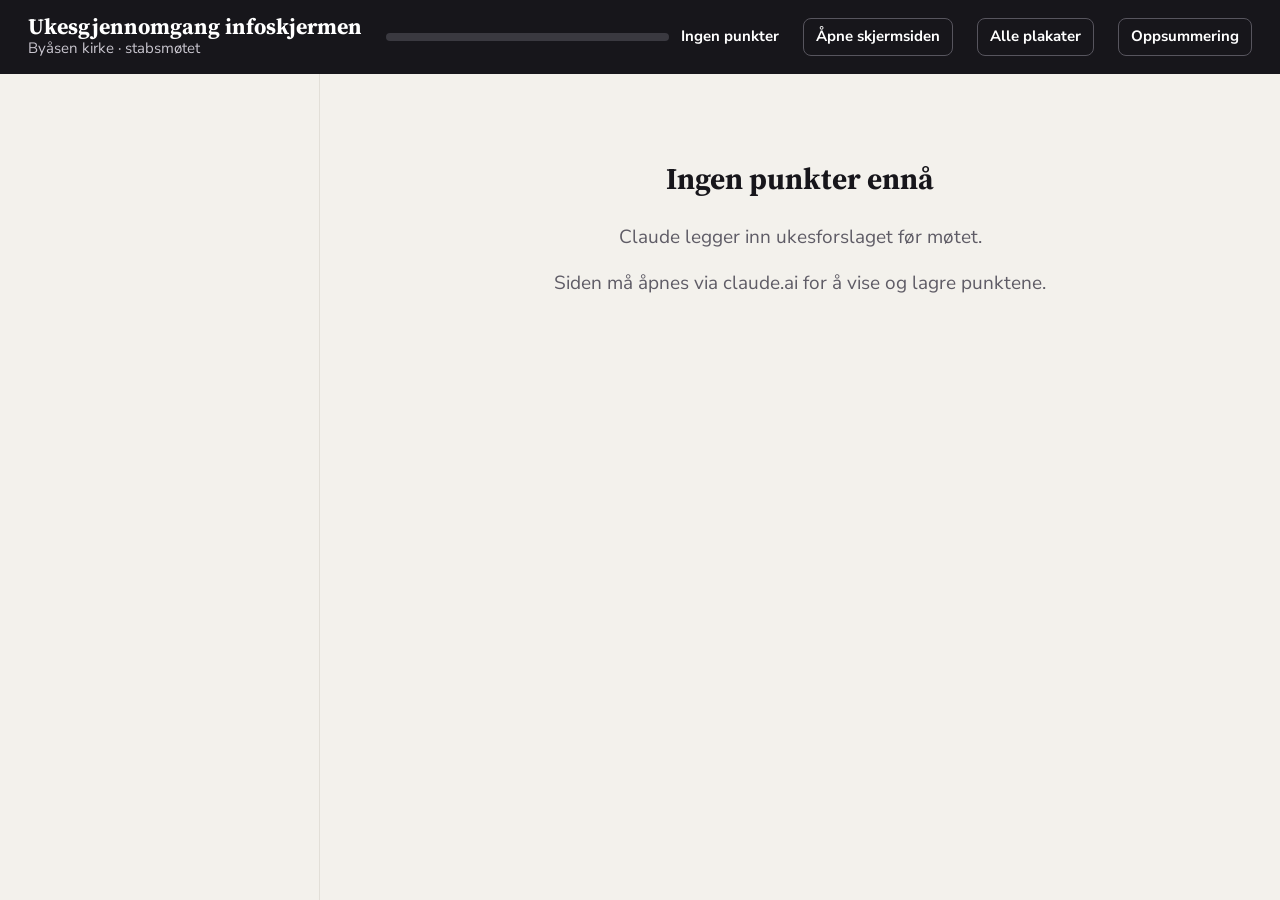
<file: gjennomgang/index.html>
<!DOCTYPE html>
<html lang="nb">
<head>
<meta charset="utf-8">
<meta name="viewport" content="width=device-width, initial-scale=1">
<title>Ukesgjennomgang infoskjermen</title>
<link rel="preconnect" href="https://fonts.googleapis.com">
<link href="https://fonts.googleapis.com/css2?family=Nunito+Sans:opsz,wght@6..12,400;6..12,600;6..12,800&family=Source+Serif+4:opsz,wght@8..60,600;8..60,700&display=swap" rel="stylesheet">
<!-- Bygget av bygg.py fra kilde/. Plakatene tegnes med samme mal og kode som skjermen. -->
<style>
:root{
  /* Layout: venstre liste over punkter, stort arbeidsfelt til høyre for ett punkt om gangen. Laget for TV i møterommet. */
  color-scheme: light;
  --g-bg:#f3f1ec;
  --g-card:#ffffff;
  --g-ink:#17161b;
  --g-dim:#5f5c66;
  --g-rule:#e2dfd8;
  --g-red:#c8102e;      /* kirkens rødfarge, aksent */
  --g-ok:#1f6f5b;       /* godkjent */
  --g-warn:#b26b00;     /* endres */
  --g-no:#8a8790;       /* avvist */
  --g-q:#1b1470;        /* spørsmål */
  --g-display:"Source Serif 4", Georgia, serif;
  --g-body:"Nunito Sans", "Segoe UI", Arial, sans-serif;
}
*{box-sizing:border-box}
html,body{height:100%;margin:0}
body{background:var(--g-bg);color:var(--g-ink);font-family:var(--g-body);font-size:17px;line-height:1.45;display:flex;flex-direction:column}
button{font:inherit;cursor:pointer}
button:focus-visible,textarea:focus-visible,a:focus-visible{outline:3px solid var(--g-red);outline-offset:2px}

/* Toppfelt */
.g-top{display:flex;align-items:center;gap:24px;padding:14px 28px;background:var(--g-ink);color:#fff;flex:none;flex-wrap:wrap}
.g-top h1{font:700 22px/1.1 var(--g-display);margin:0}
.g-subtitle{color:#c9c6cf;font-size:15px}
.g-prog{flex:1;min-width:200px;display:flex;align-items:center;gap:12px}
.g-bar{flex:1;height:8px;background:#3a3940;border-radius:8px;overflow:hidden}
.g-bar i{display:block;height:100%;background:#7fd1b3;width:0;transition:width .4s}
.g-prog b{font-variant-numeric:tabular-nums;font-size:15px;white-space:nowrap}
.g-toplink{color:#fff;font-weight:700;font-size:15px;text-decoration:none;border:1px solid #57555e;border-radius:8px;padding:7px 12px;background:transparent}
.g-toplink:hover{background:#2c2b31}

/* Hoveddel */
.g-layout{flex:1;display:grid;grid-template-columns:minmax(260px,320px) 1fr;min-height:0}
.g-list{overflow:auto;padding:18px 14px 30px 18px;border-right:1px solid var(--g-rule)}
.g-grp{font-size:12.5px;font-weight:800;letter-spacing:.12em;text-transform:uppercase;color:var(--g-dim);margin:18px 8px 6px}
.g-grp:first-child{margin-top:0}
.g-item{display:flex;gap:10px;align-items:flex-start;width:100%;text-align:left;border:0;background:transparent;border-radius:8px;padding:9px 10px;color:var(--g-ink)}
.g-item:hover{background:#e9e6df}
.g-item.g-cur{background:var(--g-card);box-shadow:0 0 0 2px var(--g-ink) inset}
.g-dot{flex:none;width:12px;height:12px;border-radius:50%;margin-top:6px;border:2px solid var(--g-dim)}
.g-dot.s-godkjent,.g-dot.s-besvart,.g-dot.s-avklart,.g-dot.s-sett{background:var(--g-ok);border-color:var(--g-ok)}
.g-dot.s-endre{background:var(--g-warn);border-color:var(--g-warn)}
.g-dot.s-avvist{background:var(--g-no);border-color:var(--g-no)}
.g-item span{font-size:15.5px;line-height:1.3}

.g-work{overflow:auto;padding:24px 36px 40px}
.g-card{background:var(--g-card);border-radius:12px;padding:26px 32px;max-width:1500px;box-shadow:0 1px 0 var(--g-rule)}
.g-kick{display:flex;gap:10px;align-items:center;flex-wrap:wrap;font-size:13px;font-weight:800;letter-spacing:.12em;text-transform:uppercase;color:var(--g-red)}
.g-pill{font-size:12px;letter-spacing:.06em;padding:3px 10px;border-radius:20px;background:#efece6;color:var(--g-dim)}
.g-pill.s-godkjent,.g-pill.s-besvart,.g-pill.s-avklart,.g-pill.s-sett{background:#dcefe8;color:var(--g-ok)}
.g-pill.s-endre{background:#f6e7cf;color:var(--g-warn)}
.g-pill.s-avvist{background:#ebeaee;color:var(--g-no)}
.g-title{font:700 34px/1.12 var(--g-display);margin:10px 0 14px;text-wrap:balance}
.g-text{font-size:19px;line-height:1.5;max-width:60ch;white-space:pre-line}
.g-prop{margin-top:16px;border-left:5px solid var(--g-q);background:#f1f0f8;padding:12px 18px;border-radius:0 8px 8px 0;font-size:17.5px;max-width:62ch}
.g-prop b{display:block;font-size:12.5px;letter-spacing:.12em;text-transform:uppercase;color:var(--g-q);margin-bottom:2px}
.g-cols{display:grid;grid-template-columns:1fr;gap:28px}
.g-cols.g-withpv{grid-template-columns:minmax(0,1.6fr) minmax(280px,1fr);align-items:start}

/* Forhåndsvisning: selve skjermplakaten, tegnet med skjermens egen kode */
.g-pv .stage{
  --u:1cqw; /* 1 % av forhåndsvisningens bredde */
  --paper:#ffffff;       /* skjermflaten */
  --ink:#16151a;
  --dim:#5d5b63;
  --rule:#e4e2dd;
  --gud:#c8102e;         /* gudstjenester: kirkens rødfarge */
  --kons:#1b1470;        /* konsert og kultur */
  --barn:#e9a100;        /* barn og familier */
  --mote:#1f6f5b;        /* møteplasser */
  --advent:#5b2a86;      /* kirkeårets farge i advent */
  --display:"Source Serif 4", Georgia, serif;
  --body:"Nunito Sans", "Segoe UI", Arial, sans-serif;
  border-radius:8px;box-shadow:0 10px 30px rgba(0,0,0,.18)}
.g-pvcap{font-size:14px;color:var(--g-dim);margin-top:8px}
.g-pvmiss{aspect-ratio:16/9;border:2px dashed var(--g-rule);border-radius:8px;display:flex;align-items:center;justify-content:center;color:var(--g-dim);text-align:center;padding:20px}

/* Beslutning */
.g-act{margin-top:24px;padding-top:20px;border-top:1px solid var(--g-rule)}
.g-row{display:flex;gap:12px;flex-wrap:wrap}
.g-btn{border:2px solid var(--g-ink);background:#fff;color:var(--g-ink);border-radius:10px;padding:13px 22px;font-size:19px;font-weight:800;min-width:130px}
.g-btn:hover{background:#f2f0ec}
.g-btn:disabled{opacity:.4;cursor:default}
.g-btn.g-go{background:var(--g-ok);border-color:var(--g-ok);color:#fff}
.g-btn.g-go:hover{background:#185a4a}
.g-btn.g-ed{border-color:var(--g-warn);color:var(--g-warn)}
.g-btn.g-no{border-color:var(--g-no);color:var(--g-dim)}
.g-btn.g-on{box-shadow:0 0 0 4px rgba(23,22,27,.18)}
.g-btn.g-opt{font-weight:700;border-color:var(--g-q);color:var(--g-q)}
.g-btn.g-opt.g-on{background:var(--g-q);color:#fff}
.g-btn kbd{font:600 12px var(--g-body);opacity:.65;margin-left:8px;border:1px solid currentColor;border-radius:4px;padding:0 5px}
.g-lbl{display:block;font-weight:800;font-size:14px;margin:20px 0 6px;color:var(--g-dim)}
.g-notat{width:100%;min-height:84px;font:18px/1.45 var(--g-body);border:2px solid var(--g-rule);border-radius:10px;padding:10px 14px;resize:vertical;color:var(--g-ink);background:#fcfbf9}
.g-save{font-size:14px;color:var(--g-dim);margin-top:6px;min-height:20px}
.g-nav{display:flex;justify-content:space-between;align-items:center;margin-top:20px;max-width:1500px;gap:12px;flex-wrap:wrap}
.g-hint{font-size:14px;color:var(--g-dim)}

/* Oppsummering */
.g-sum table{width:100%;border-collapse:collapse;font-size:16.5px}
.g-sum th{text-align:left;font-size:12.5px;letter-spacing:.1em;text-transform:uppercase;color:var(--g-dim);padding:8px 10px;border-bottom:2px solid var(--g-ink)}
.g-sum td{padding:10px;border-bottom:1px solid var(--g-rule);vertical-align:top}
.g-sum td:first-child{width:38%}
.g-msg{max-width:720px;margin:60px auto;text-align:center;font-size:19px;color:var(--g-dim)}
.g-msg h2{font:700 30px var(--g-display);color:var(--g-ink)}
.g-warnbox{background:#fff7e6;border:1px solid #f0d9a8;color:#7a5200;border-radius:8px;padding:10px 14px;font-size:15px;margin:0 0 16px;max-width:1500px}

/* Facebook-utkast: slik posten blir seende ut */
.g-fb{background:#fff;border:1px solid var(--g-rule);border-radius:10px;max-width:520px;box-shadow:0 10px 30px rgba(0,0,0,.12);overflow:hidden}
.g-fbhead{display:flex;gap:10px;align-items:center;padding:12px 14px}
.g-fbav{width:42px;height:42px;border-radius:50%;background:var(--g-red);color:#fff;display:flex;align-items:center;justify-content:center;font:700 16px var(--g-display);flex:none}
.g-fbname{font-weight:800;font-size:15.5px;line-height:1.2}
.g-fbwhen{font-size:13.5px;color:var(--g-dim)}
.g-fbtext{padding:0 14px 12px;font-size:15.5px;line-height:1.42;white-space:pre-wrap}
.g-fbtext mark{background:#ffe08a;border-radius:3px;padding:0 2px}
.g-fbimg{display:block;width:100%;max-height:520px;object-fit:cover;background:#eee}
.g-fbnoimg{aspect-ratio:1.91/1;display:flex;align-items:center;justify-content:center;text-align:center;padding:20px;background:repeating-linear-gradient(135deg,#f6f4ef 0 14px,#efece6 14px 28px);color:var(--g-dim);font-weight:700}
.g-fbfoot{display:flex;justify-content:space-around;border-top:1px solid var(--g-rule);margin:0 14px;padding:8px 0;color:var(--g-dim);font-weight:700;font-size:14px}
.g-fbmeta{margin-top:12px;display:grid;gap:6px;font-size:16px;max-width:520px}
.g-fbmeta b{display:inline-block;min-width:118px;color:var(--g-dim);font-size:13px;letter-spacing:.08em;text-transform:uppercase}
.g-miss{background:#fff7e6;border:1px solid #f0d9a8;color:#7a5200;border-radius:8px;padding:10px 14px;font-size:16px;margin-top:14px;max-width:62ch}
.g-btn.g-wait{border-color:var(--g-q);color:var(--g-q)}
.g-btn.g-wait.g-on{background:var(--g-q);color:#fff}
.g-dot.s-venterpaa{background:#fff;border-color:var(--g-q);box-shadow:inset 0 0 0 3px var(--g-q)}
.g-pill.s-venterpaa{background:#e6e5f3;color:var(--g-q)}
.g-posttekst{width:100%;min-height:160px;font:16px/1.45 var(--g-body);border:2px solid var(--g-rule);border-radius:10px;padding:10px 14px;resize:vertical;color:var(--g-ink);background:#fcfbf9}

@media (max-width:1100px){.g-cols.g-withpv{grid-template-columns:1fr}}
@media (max-width:820px){
  .g-layout{grid-template-columns:1fr}
  .g-list{max-height:34vh;border-right:0;border-bottom:1px solid var(--g-rule)}
  .g-work{padding:18px 16px 30px}
  .g-card{padding:20px}
}
@media (prefers-reduced-motion:reduce){.g-bar i{transition:none}.slide{transition:none}.slide.on .rows li{animation:none}}

/* ===== Plakatmalen fra skjermen (kilde/skjerm.css), uendret ===== */
/* ---------- Skjermen ---------- */
.stage{position:relative;width:100%;aspect-ratio:16/9;background:var(--paper);color:var(--ink);
  container-type:inline-size;overflow:hidden;border-radius:6px;box-shadow:0 18px 50px rgba(0,0,0,.5)}
.slide{position:absolute;inset:0 0 calc(7*var(--u)) 0;display:flex;opacity:0;transition:opacity .7s ease;pointer-events:none}
.slide.on{opacity:1;pointer-events:auto}

/* Samleside */
.panel{flex:0 0 33%;position:relative;background:var(--c);color:var(--on,#fff);padding:calc(4.2*var(--u)) calc(5*var(--u)) calc(4.2*var(--u)) calc(3.4*var(--u));display:flex;flex-direction:column;gap:calc(1.2*var(--u));
  clip-path:polygon(0 0,100% 0,90% 100%,0 100%)}
.panel::before{content:"";position:absolute;right:calc(-9*var(--u));top:calc(-9*var(--u));width:calc(24*var(--u));height:calc(24*var(--u));border-radius:50%;background:rgba(255,255,255,.13)}
.kicker{font-size:calc(1.35*var(--u));font-weight:800;letter-spacing:.14em;text-transform:uppercase;opacity:.85;position:relative}
.panel h2{font-family:var(--display);font-weight:700;font-size:calc(4.6*var(--u));line-height:1.02;margin:0;text-wrap:balance;position:relative}
.panel .sub{font-size:calc(1.7*var(--u));line-height:1.3;margin:0;opacity:.92;max-width:13em}
.panel .mark{position:absolute;left:calc(2.6*var(--u));bottom:calc(2.4*var(--u));width:calc(13*var(--u));height:calc(13*var(--u));opacity:.28}
.mark svg,.ico svg{display:block;width:100%;height:100%;fill:none;stroke:currentColor;stroke-width:1.6;stroke-linecap:round;stroke-linejoin:round}
.candles{margin-top:auto;width:calc(15*var(--u))}
.candles svg{display:block;width:100%}
.candles small{display:block;font-size:calc(1.25*var(--u));font-weight:700;margin-top:calc(0.6*var(--u));opacity:.9}
.panel .qr{margin-top:auto;display:flex;align-items:flex-end;gap:calc(1.4*var(--u));position:relative}
.qrbox{background:#fff;padding:calc(0.9*var(--u));border-radius:calc(0.6*var(--u));width:calc(11*var(--u));height:calc(11*var(--u));flex:none}
.qrbox svg{display:block;width:100%;height:100%}
.qrtxt{font-size:calc(1.35*var(--u));line-height:1.3;font-weight:600}
.rows{flex:1;list-style:none;margin:0;padding:calc(2.4*var(--u)) calc(4*var(--u)) calc(2.4*var(--u)) calc(1.6*var(--u));display:flex;flex-direction:column;justify-content:center}
.rows li{display:grid;grid-template-columns:calc(6.4*var(--u)) calc(6.6*var(--u)) 1fr;column-gap:calc(1.3*var(--u));align-items:center;padding:calc(1.3*var(--u)) 0;border-bottom:calc(0.12*var(--u)) solid var(--rule)}
.rows li:last-child{border-bottom:0}
.num{font-family:var(--display);font-weight:700;font-size:calc(4.5*var(--u));line-height:1;text-align:right;color:var(--c);font-variant-numeric:tabular-nums}
.wd{font-size:calc(1.4*var(--u));font-weight:800;letter-spacing:.08em;text-transform:uppercase;line-height:1.25}
.wd span{display:block;color:var(--dim);font-weight:600}
.what h3{font-family:var(--display);font-weight:600;font-size:calc(2.4*var(--u));line-height:1.12;margin:0}
.what p{font-size:calc(1.75*var(--u));color:var(--dim);margin:calc(0.45*var(--u)) 0 0}
.what p b{color:var(--c);font-weight:800;font-variant-numeric:tabular-nums}
.tag{display:inline-block;font-family:var(--body);font-size:calc(1.1*var(--u));font-weight:800;letter-spacing:.08em;text-transform:uppercase;
  background:var(--c);color:#fff;border-radius:calc(10*var(--u));padding:calc(0.25*var(--u)) calc(0.9*var(--u));margin-left:calc(0.8*var(--u));vertical-align:calc(0.4*var(--u))}
.slide.on .rows li{animation:rise .6s both}
.slide.on .rows li:nth-child(2){animation-delay:.08s}.slide.on .rows li:nth-child(3){animation-delay:.16s}
.slide.on .rows li:nth-child(4){animation-delay:.24s}.slide.on .rows li:nth-child(5){animation-delay:.32s}
@keyframes rise{from{opacity:0;transform:translateY(calc(1.2*var(--u)))}to{opacity:1;transform:none}}

/* Fremhevet */
.feat{color:var(--on,#fff);padding:calc(4.4*var(--u)) calc(5*var(--u));gap:calc(4*var(--u));align-items:stretch;
  background:radial-gradient(circle at 86% 4%,rgba(255,255,255,.15) 0 calc(19*var(--u)),transparent calc(19.1*var(--u))),
             radial-gradient(circle at 104% 108%,rgba(0,0,0,.16) 0 calc(30*var(--u)),transparent calc(30.1*var(--u))),var(--c)}
.feat .main{flex:1;display:flex;flex-direction:column}
.chip{display:inline-block;background:#fff;color:var(--ink);font-size:calc(1.25*var(--u));font-weight:800;letter-spacing:.1em;text-transform:uppercase;border-radius:calc(10*var(--u));padding:calc(0.35*var(--u)) calc(1.1*var(--u));margin-left:calc(1*var(--u));opacity:1}
.feat h2{font-family:var(--display);font-weight:700;font-size:calc(7.2*var(--u));line-height:.98;margin:calc(2.4*var(--u)) 0 0;text-wrap:balance}
.feat .lead{font-size:calc(2.5*var(--u));line-height:1.32;max-width:28em;margin:calc(1.8*var(--u)) 0 0}
.feat .place{margin-top:auto;font-size:calc(1.8*var(--u));font-weight:600}
.feat .side{flex:0 0 calc(18*var(--u));display:flex;flex-direction:column;align-items:flex-end;justify-content:space-between;text-align:right}
.big b{display:block;font-family:var(--display);font-weight:700;font-size:calc(15*var(--u));line-height:.82;font-variant-numeric:tabular-nums}
.big span{display:block;font-size:calc(3*var(--u));font-weight:800;letter-spacing:.14em;text-transform:uppercase;margin-top:calc(0.8*var(--u))}
.big em{display:block;font-style:normal;font-size:calc(1.8*var(--u));font-weight:600;margin-top:calc(0.5*var(--u))}
.feat .side .qrbox{width:calc(13*var(--u));height:calc(13*var(--u));padding:calc(1*var(--u))}
.feat .side .qrtxt{font-size:calc(1.3*var(--u));margin-top:calc(0.5*var(--u))}

/* Oppslag: beskjed med frist */
.note{background:#f4f1ea;padding:calc(4.4*var(--u)) calc(5*var(--u));gap:calc(4*var(--u));align-items:center;border-left:calc(1.6*var(--u)) solid var(--gud)}
.note .main{flex:1}
.note .kicker{color:var(--gud);opacity:1}
.note h2{font-family:var(--display);font-weight:700;font-size:calc(5.6*var(--u));line-height:1.02;margin:calc(1.4*var(--u)) 0 0;text-wrap:balance}
.note p{font-size:calc(2.5*var(--u));line-height:1.35;margin:calc(1.6*var(--u)) 0 0;max-width:24em}
.note .act{font-weight:800}
.badge{flex:0 0 calc(19*var(--u));height:calc(19*var(--u));border-radius:50%;background:var(--gud);color:#fff;display:flex;flex-direction:column;align-items:center;justify-content:center;text-align:center}
.badge b{font-family:var(--display);font-size:calc(8.5*var(--u));line-height:.9;font-variant-numeric:tabular-nums}
.badge span{font-size:calc(1.5*var(--u));font-weight:800;letter-spacing:.1em;text-transform:uppercase;margin-top:calc(0.6*var(--u))}

/* Fast innhold: uten dato */
.fast{background:var(--ink);color:#fff;padding:calc(4.4*var(--u)) calc(5*var(--u));gap:calc(4*var(--u));align-items:center}
.fast .main{flex:1}
.fast .kicker{color:#ffb3bd;opacity:1}
.fast h2{font-family:var(--display);font-weight:700;font-size:calc(5.8*var(--u));line-height:1.02;margin:calc(1.4*var(--u)) 0 0;text-wrap:balance}
.fast p{font-size:calc(2.5*var(--u));line-height:1.36;margin:calc(1.6*var(--u)) 0 0;max-width:24em;color:#e6e3dc}
.fast .side{flex:0 0 calc(17*var(--u));display:flex;flex-direction:column;align-items:center;gap:calc(1*var(--u));text-align:center}
.fast .side .qrbox{width:calc(15*var(--u));height:calc(15*var(--u));padding:calc(1.1*var(--u))}
.fast .ico{width:calc(15*var(--u));height:calc(15*var(--u));color:#ffb3bd}
.nytt h2{font-size:calc(4.3*var(--u))}.nytt p{font-size:calc(2.4*var(--u))}.nytt .src{font-size:calc(1.35*var(--u));color:#a9a6b0;margin-top:calc(1.8*var(--u));font-weight:600}
.photo{flex:none;width:calc(24*var(--u));height:calc(30*var(--u));border-radius:calc(0.8*var(--u));border:calc(0.14*var(--u)) dashed #6d6a75;display:flex;align-items:center;justify-content:center;
  font-size:calc(1.3*var(--u));color:#a9a6b0;text-align:center;padding:calc(2*var(--u));
  background:repeating-linear-gradient(135deg,rgba(255,255,255,.04) 0 calc(1.2*var(--u)),transparent calc(1.2*var(--u)) calc(2.4*var(--u)))}

.photo.img{position:relative;width:calc(30*var(--u));height:calc(24*var(--u));padding:0;border:0;overflow:hidden;background:#000}
.photo.img img{display:block;width:100%;height:100%;object-fit:cover;object-position:50% 40%}
.cred{position:absolute;left:0;right:0;bottom:0;padding:calc(0.5*var(--u)) calc(0.8*var(--u));font-size:calc(1*var(--u));color:#e6e3dc;background:rgba(0,0,0,.55);text-align:left}


/* Illustrasjoner: strek i relieff, samme farge som teksten */
.panel .art{position:absolute;left:calc(2.6*var(--u));bottom:calc(2.4*var(--u));opacity:.3}
.panel .art svg{display:block;width:100%;height:100%}
.panel .art.mote{width:calc(13*var(--u));height:calc(14.4*var(--u))}
.panel .art.barn{width:calc(18*var(--u));height:calc(15*var(--u))}
.feat>.main,.feat>.side{position:relative;z-index:1}
.art-top{position:absolute;left:0;right:0;top:0;height:calc(9*var(--u));pointer-events:none}
.art-fill,.art-bot{position:absolute;left:0;right:0;bottom:0;pointer-events:none}
.art-fill{top:0}
.art-krystall{position:absolute;right:calc(-13*var(--u));top:calc(-15*var(--u));width:calc(44*var(--u));height:calc(44*var(--u));pointer-events:none}
.art-krystall svg{display:block;width:100%;height:100%}
.feat.bilde .art-krystall{right:auto;top:auto;left:calc(-8*var(--u));bottom:calc(-14*var(--u))}
.art-bot{height:calc(16*var(--u))}
.art-hj{position:absolute;right:calc(4.6*var(--u));bottom:calc(3.2*var(--u));width:calc(15*var(--u));height:calc(12.8*var(--u));pointer-events:none;opacity:.28}
.art-hj svg{display:block;width:100%;height:100%}
.art-top svg,.art-fill svg,.art-bot svg{display:block;width:100%;height:100%}
.feat.jul{padding-top:calc(9.6*var(--u))}
.feat .prog{list-style:none;margin:calc(1.8*var(--u)) 0 0;padding:0;font-size:calc(2.5*var(--u));line-height:1.2}
.feat .prog li{display:flex;gap:calc(1.2*var(--u));padding:calc(0.2*var(--u)) 0}
.feat .prog b{flex:0 0 calc(8.4*var(--u));font-variant-numeric:tabular-nums;font-weight:800}
.feat.jul .lead{margin-top:calc(1.2*var(--u))}
.feat.jul h2{margin-top:calc(1.6*var(--u))}

/* Fremhevet med bilde */
.feat.bilde .side{flex:0 0 calc(38*var(--u));align-items:stretch;justify-content:flex-start;text-align:left;gap:calc(2*var(--u))}
.feat.bilde h2{font-size:calc(6*var(--u))}
.feat.bilde .lead{font-size:calc(2.3*var(--u))}
.feat .pic{position:relative;width:100%;height:calc(25.3*var(--u));border-radius:calc(0.8*var(--u));overflow:hidden;background:#000}
.feat .pic img{display:block;width:100%;height:100%;object-fit:cover}
.feat .when{display:flex;justify-content:space-between;align-items:flex-end;margin-top:auto}
.feat.bilde .big b{font-size:calc(10*var(--u))}
.feat.bilde .big span{font-size:calc(2.2*var(--u))}
.feat.bilde .big em{font-size:calc(1.6*var(--u))}
.feat.bilde .when .qrw{text-align:center}
.feat.bilde .side .qrbox{width:calc(11*var(--u));height:calc(11*var(--u))}

/* Oppslag med illustrasjon */
.note.medart{gap:calc(3*var(--u))}
.nside{position:relative;flex:0 0 calc(36*var(--u));color:var(--gud)}
.nart svg{display:block;width:100%}
.nside .badge{position:absolute;left:50%;top:63.3%;transform:translate(-50%,-50%);width:calc(14*var(--u));height:calc(14*var(--u))}
.nside .badge b{font-size:calc(6.4*var(--u))}
.badge b.txt{font-size:calc(5.4*var(--u))}
.nside .badge b.txt{font-size:calc(3.2*var(--u))}
.nside .badge span{font-size:calc(0.95*var(--u));letter-spacing:.06em;line-height:1.3;margin-top:calc(0.3*var(--u))}

/* Oppslag med relieff i bakgrunnen */
.note .kicker.frist{font-size:calc(2*var(--u));letter-spacing:.02em;text-transform:none;color:var(--gud);font-weight:800}
.note>.main,.note>.nside{position:relative;z-index:1}
.art-tre{position:absolute;top:0;bottom:0;right:calc(1*var(--u));width:calc(52*var(--u));pointer-events:none}
.art-tre svg{display:block;width:100%;height:100%}
.note .nart circle{fill:#f4f1ea}

/* Fast innhold med bilde */
.fast.medbilde .photo.img{width:calc(27*var(--u));height:calc(21.6*var(--u))}
.fast.medbilde .photo.img img{object-position:50% 20%}
.fast.stort .photo.img{width:calc(42*var(--u));height:calc(33.6*var(--u))}
.fast.stort h2{font-size:calc(4.6*var(--u))}
.fast.medbilde h2{font-size:calc(4.3*var(--u))}
.fast.medbilde p{font-size:calc(2.4*var(--u))}
.fast.medbilde .side{flex-basis:calc(15*var(--u))}
.fast.medbilde .side .qrbox{width:calc(13*var(--u));height:calc(13*var(--u))}

/* Fast bunnlinje */
.foot{position:absolute;left:0;right:0;bottom:0;height:calc(7*var(--u));background:var(--ink);color:#fff;display:flex;align-items:center;
  gap:calc(2*var(--u));padding:0 calc(3.4*var(--u));font-size:calc(1.7*var(--u))}
.foot .lbl{font-weight:800;letter-spacing:.12em;text-transform:uppercase;font-size:calc(1.2*var(--u));color:#ffb3bd;flex:none}
.foot .next{flex:1;white-space:nowrap;overflow:hidden;text-overflow:ellipsis;font-weight:600}
.foot .today{flex:none;opacity:.8}
.foot .logo{flex:none;display:flex;width:calc(5*var(--u));height:calc(4*var(--u));color:#fff;opacity:.9;margin-right:calc(-0.2*var(--u))}
.foot .logo svg{width:100%;height:100%}
.foot.hast{background:var(--gud)}
.foot.hast .lbl{color:#fff}
.foot.hast .next{font-weight:800}
.foot.hast .today{display:none}
.dots{position:absolute;left:0;right:0;bottom:calc(7*var(--u));height:calc(0.5*var(--u));display:flex;gap:calc(0.3*var(--u));background:var(--paper)}
.dots i{flex:1;background:var(--rule);position:relative;overflow:hidden}
.dots i.done{background:var(--ink)}
.dots i.now::after{content:"";position:absolute;inset:0;background:var(--ink);transform-origin:left;animation:fill var(--dur) linear forwards}
.paused .dots i.now::after{animation-play-state:paused}
@keyframes fill{from{transform:scaleX(0)}to{transform:scaleX(1)}}
.empty{position:absolute;inset:0 0 calc(7*var(--u)) 0;display:flex;align-items:center;justify-content:center;font-size:calc(2.4*var(--u));color:var(--dim)}

/* ---- Stillemodus: svart, levende lys, de neste gudstjenestene ---- */
.stage.stillemodus{background:#0b0a0d}
.stage.stillemodus .dots,.stage.stillemodus .foot{display:none}
.stille{position:absolute;inset:0;background:#0b0a0d;color:#e9e4da;display:flex;align-items:center;padding:0 calc(9*var(--u)) 0 calc(14*var(--u));gap:calc(12*var(--u))}
.stille .lys{position:relative;flex:none;width:calc(22*var(--u));height:calc(46*var(--u))}
.stille .glod{position:absolute;left:50%;top:calc(3*var(--u));width:calc(44*var(--u));height:calc(44*var(--u));margin-left:calc(-22*var(--u));border-radius:50%;
  background:radial-gradient(circle,rgba(255,200,120,.38) 0,rgba(255,160,70,.14) 28%,rgba(255,140,50,0) 62%);animation:glod 3.1s ease-in-out infinite}
.stille .flamme{position:absolute;left:50%;top:calc(13*var(--u));width:calc(3.4*var(--u));height:calc(9*var(--u));margin-left:calc(-1.7*var(--u));
  border-radius:50% 50% 45% 45% / 70% 70% 30% 30%;transform-origin:50% 92%;
  background:radial-gradient(ellipse at 50% 80%,#fffdf4 0,#fff2c4 22%,#ffcf6a 42%,#ff9a2e 68%,rgba(255,110,20,.0) 100%);
  animation:flamme 2.3s ease-in-out infinite,vipp 3.7s ease-in-out infinite}
.stille .flamme i{position:absolute;left:30%;right:30%;bottom:8%;height:28%;border-radius:50%;background:radial-gradient(ellipse at 50% 70%,rgba(120,160,255,.55),rgba(120,160,255,0) 70%)}
.stille .veke{position:absolute;left:50%;top:calc(21.2*var(--u));width:calc(0.35*var(--u));height:calc(1.6*var(--u));margin-left:calc(-0.175*var(--u));background:#2a2018;border-radius:2px}
.stille .stamme{position:absolute;left:50%;top:calc(22.4*var(--u));width:calc(7.5*var(--u));bottom:0;margin-left:calc(-3.75*var(--u));border-radius:calc(0.8*var(--u)) calc(0.8*var(--u)) 0 0;
  background:linear-gradient(180deg,rgba(11,10,13,0) 0,rgba(11,10,13,.25) 45%,rgba(11,10,13,.92) 100%),
    radial-gradient(ellipse at 50% 0,rgba(255,214,150,.6),rgba(255,214,150,0) 40%),
    linear-gradient(90deg,#8f8574 0,#d8cfbe 30%,#efe7d8 52%,#a99e8a 100%)}
.stille .tekst{flex:1}
.stille .avs{display:flex;align-items:center;gap:calc(1.6*var(--u));color:#a39d92;font-size:calc(1.6*var(--u));font-weight:800;letter-spacing:.14em;text-transform:uppercase}
.stille .avs .fisk{width:calc(5*var(--u));height:calc(4*var(--u))}
.stille h2{font-family:var(--display);font-weight:600;font-size:calc(4.6*var(--u));line-height:1.1;margin:calc(2.2*var(--u)) 0 calc(3*var(--u))}
.stille ol{list-style:none;margin:0;padding:0}
.stille li{padding:calc(1.6*var(--u)) 0;border-top:1px solid rgba(233,228,218,.14)}
.stille li b{display:block;font-family:var(--display);font-weight:600;font-size:calc(2.8*var(--u))}
.stille li span{display:block;color:#a39d92;font-size:calc(2*var(--u));margin-top:calc(.3*var(--u))}
/* Rolig variant: lite, levende lys nede i venstre hjørne, teksten nesten midt på. Samme lys og tekst som ellers, bare mindre fremtredende lys. */
.stille.rolig{display:block;padding:0}
.stille.rolig .lys{position:absolute;left:calc(7*var(--u));bottom:calc(8*var(--u));transform:scale(.5);transform-origin:0 100%}
.stille.rolig .glod{opacity:.8}
.stille.rolig .stamme{background:linear-gradient(180deg,rgba(11,10,13,0) 0,rgba(11,10,13,.35) 40%,#0b0a0d 100%),
    radial-gradient(ellipse at 50% 0,rgba(255,214,150,.6),rgba(255,214,150,0) 40%),
    linear-gradient(90deg,#8f8574 0,#d8cfbe 30%,#efe7d8 52%,#a99e8a 100%)}
.stille.rolig .tekst{position:absolute;left:50%;top:50%;width:calc(52*var(--u));transform:translate(-27%,-50%)}
/* «uten»: ingen lys, bare teksten, dempet. */
.stille.uten{background:#08080a;color:#bdb7ac;padding-left:calc(18*var(--u))}
.stille.uten h2{font-size:calc(3.6*var(--u));color:#cfc9be}
.stille.uten li b{font-size:calc(2.3*var(--u));color:#bdb7ac}
.stille.uten li span,.stille.uten .avs{color:#7f7a71}
@keyframes flamme{0%,100%{transform:scale(1,1)}20%{transform:scale(.97,1.05)}45%{transform:scale(1.03,.96)}70%{transform:scale(.98,1.08)}85%{transform:scale(1.02,.99)}}
@keyframes vipp{0%,100%{margin-left:calc(-1.7*var(--u))}30%{margin-left:calc(-1.55*var(--u))}60%{margin-left:calc(-1.85*var(--u))}}
@keyframes glod{0%,100%{opacity:1;transform:scale(1)}35%{opacity:.82;transform:scale(.97)}55%{opacity:.95;transform:scale(1.02)}80%{opacity:.86;transform:scale(.99)}}
@media (prefers-reduced-motion:reduce){.stille .flamme,.stille .glod{animation:none}}

</style>
</head>
<body>
<header class="g-top">
  <div>
    <h1 id="title">Ukesgjennomgang infoskjermen</h1>
    <div class="g-subtitle" id="subtitle">Byåsen kirke · stabsmøtet</div>
  </div>
  <div class="g-prog"><div class="g-bar" aria-hidden="true"><i id="barfill"></i></div><b id="progtxt">Laster…</b></div>
  <a class="g-toplink" id="skjermlenke" href="https://torkil-droid.github.io/infoskjerm-byasen/" target="_blank" rel="noopener">Åpne skjermsiden</a>
  <a class="g-toplink" href="https://torkil-droid.github.io/infoskjerm-byasen/plakater.html" target="_blank" rel="noopener">Alle plakater</a>
  <button class="g-toplink" id="sumbtn" type="button">Oppsummering</button>
</header>
<div class="g-layout">
  <nav class="g-list" id="list" aria-label="Punkter"></nav>
  <main class="g-work" id="work"><div class="g-msg"><h2>Laster punktene…</h2></div></main>
</div>
<script>/* qrcode-generator 1.4.4 (MIT, Kazuhiko Arase), lagt inn i siden så skjermen ikke trenger nettet for QR-koder */
//---------------------------------------------------------------------
//
// QR Code Generator for JavaScript
//
// Copyright (c) 2009 Kazuhiko Arase
//
// URL: http://www.d-project.com/
//
// Licensed under the MIT license:
//  http://www.opensource.org/licenses/mit-license.php
//
// The word 'QR Code' is registered trademark of
// DENSO WAVE INCORPORATED
//  http://www.denso-wave.com/qrcode/faqpatent-e.html
//
//---------------------------------------------------------------------

var qrcode = function() {

  //---------------------------------------------------------------------
  // qrcode
  //---------------------------------------------------------------------

  /**
   * qrcode
   * @param typeNumber 1 to 40
   * @param errorCorrectionLevel 'L','M','Q','H'
   */
  var qrcode = function(typeNumber, errorCorrectionLevel) {

    var PAD0 = 0xEC;
    var PAD1 = 0x11;

    var _typeNumber = typeNumber;
    var _errorCorrectionLevel = QRErrorCorrectionLevel[errorCorrectionLevel];
    var _modules = null;
    var _moduleCount = 0;
    var _dataCache = null;
    var _dataList = [];

    var _this = {};

    var makeImpl = function(test, maskPattern) {

      _moduleCount = _typeNumber * 4 + 17;
      _modules = function(moduleCount) {
        var modules = new Array(moduleCount);
        for (var row = 0; row < moduleCount; row += 1) {
          modules[row] = new Array(moduleCount);
          for (var col = 0; col < moduleCount; col += 1) {
            modules[row][col] = null;
          }
        }
        return modules;
      }(_moduleCount);

      setupPositionProbePattern(0, 0);
      setupPositionProbePattern(_moduleCount - 7, 0);
      setupPositionProbePattern(0, _moduleCount - 7);
      setupPositionAdjustPattern();
      setupTimingPattern();
      setupTypeInfo(test, maskPattern);

      if (_typeNumber >= 7) {
        setupTypeNumber(test);
      }

      if (_dataCache == null) {
        _dataCache = createData(_typeNumber, _errorCorrectionLevel, _dataList);
      }

      mapData(_dataCache, maskPattern);
    };

    var setupPositionProbePattern = function(row, col) {

      for (var r = -1; r <= 7; r += 1) {

        if (row + r <= -1 || _moduleCount <= row + r) continue;

        for (var c = -1; c <= 7; c += 1) {

          if (col + c <= -1 || _moduleCount <= col + c) continue;

          if ( (0 <= r && r <= 6 && (c == 0 || c == 6) )
              || (0 <= c && c <= 6 && (r == 0 || r == 6) )
              || (2 <= r && r <= 4 && 2 <= c && c <= 4) ) {
            _modules[row + r][col + c] = true;
          } else {
            _modules[row + r][col + c] = false;
          }
        }
      }
    };

    var getBestMaskPattern = function() {

      var minLostPoint = 0;
      var pattern = 0;

      for (var i = 0; i < 8; i += 1) {

        makeImpl(true, i);

        var lostPoint = QRUtil.getLostPoint(_this);

        if (i == 0 || minLostPoint > lostPoint) {
          minLostPoint = lostPoint;
          pattern = i;
        }
      }

      return pattern;
    };

    var setupTimingPattern = function() {

      for (var r = 8; r < _moduleCount - 8; r += 1) {
        if (_modules[r][6] != null) {
          continue;
        }
        _modules[r][6] = (r % 2 == 0);
      }

      for (var c = 8; c < _moduleCount - 8; c += 1) {
        if (_modules[6][c] != null) {
          continue;
        }
        _modules[6][c] = (c % 2 == 0);
      }
    };

    var setupPositionAdjustPattern = function() {

      var pos = QRUtil.getPatternPosition(_typeNumber);

      for (var i = 0; i < pos.length; i += 1) {

        for (var j = 0; j < pos.length; j += 1) {

          var row = pos[i];
          var col = pos[j];

          if (_modules[row][col] != null) {
            continue;
          }

          for (var r = -2; r <= 2; r += 1) {

            for (var c = -2; c <= 2; c += 1) {

              if (r == -2 || r == 2 || c == -2 || c == 2
                  || (r == 0 && c == 0) ) {
                _modules[row + r][col + c] = true;
              } else {
                _modules[row + r][col + c] = false;
              }
            }
          }
        }
      }
    };

    var setupTypeNumber = function(test) {

      var bits = QRUtil.getBCHTypeNumber(_typeNumber);

      for (var i = 0; i < 18; i += 1) {
        var mod = (!test && ( (bits >> i) & 1) == 1);
        _modules[Math.floor(i / 3)][i % 3 + _moduleCount - 8 - 3] = mod;
      }

      for (var i = 0; i < 18; i += 1) {
        var mod = (!test && ( (bits >> i) & 1) == 1);
        _modules[i % 3 + _moduleCount - 8 - 3][Math.floor(i / 3)] = mod;
      }
    };

    var setupTypeInfo = function(test, maskPattern) {

      var data = (_errorCorrectionLevel << 3) | maskPattern;
      var bits = QRUtil.getBCHTypeInfo(data);

      // vertical
      for (var i = 0; i < 15; i += 1) {

        var mod = (!test && ( (bits >> i) & 1) == 1);

        if (i < 6) {
          _modules[i][8] = mod;
        } else if (i < 8) {
          _modules[i + 1][8] = mod;
        } else {
          _modules[_moduleCount - 15 + i][8] = mod;
        }
      }

      // horizontal
      for (var i = 0; i < 15; i += 1) {

        var mod = (!test && ( (bits >> i) & 1) == 1);

        if (i < 8) {
          _modules[8][_moduleCount - i - 1] = mod;
        } else if (i < 9) {
          _modules[8][15 - i - 1 + 1] = mod;
        } else {
          _modules[8][15 - i - 1] = mod;
        }
      }

      // fixed module
      _modules[_moduleCount - 8][8] = (!test);
    };

    var mapData = function(data, maskPattern) {

      var inc = -1;
      var row = _moduleCount - 1;
      var bitIndex = 7;
      var byteIndex = 0;
      var maskFunc = QRUtil.getMaskFunction(maskPattern);

      for (var col = _moduleCount - 1; col > 0; col -= 2) {

        if (col == 6) col -= 1;

        while (true) {

          for (var c = 0; c < 2; c += 1) {

            if (_modules[row][col - c] == null) {

              var dark = false;

              if (byteIndex < data.length) {
                dark = ( ( (data[byteIndex] >>> bitIndex) & 1) == 1);
              }

              var mask = maskFunc(row, col - c);

              if (mask) {
                dark = !dark;
              }

              _modules[row][col - c] = dark;
              bitIndex -= 1;

              if (bitIndex == -1) {
                byteIndex += 1;
                bitIndex = 7;
              }
            }
          }

          row += inc;

          if (row < 0 || _moduleCount <= row) {
            row -= inc;
            inc = -inc;
            break;
          }
        }
      }
    };

    var createBytes = function(buffer, rsBlocks) {

      var offset = 0;

      var maxDcCount = 0;
      var maxEcCount = 0;

      var dcdata = new Array(rsBlocks.length);
      var ecdata = new Array(rsBlocks.length);

      for (var r = 0; r < rsBlocks.length; r += 1) {

        var dcCount = rsBlocks[r].dataCount;
        var ecCount = rsBlocks[r].totalCount - dcCount;

        maxDcCount = Math.max(maxDcCount, dcCount);
        maxEcCount = Math.max(maxEcCount, ecCount);

        dcdata[r] = new Array(dcCount);

        for (var i = 0; i < dcdata[r].length; i += 1) {
          dcdata[r][i] = 0xff & buffer.getBuffer()[i + offset];
        }
        offset += dcCount;

        var rsPoly = QRUtil.getErrorCorrectPolynomial(ecCount);
        var rawPoly = qrPolynomial(dcdata[r], rsPoly.getLength() - 1);

        var modPoly = rawPoly.mod(rsPoly);
        ecdata[r] = new Array(rsPoly.getLength() - 1);
        for (var i = 0; i < ecdata[r].length; i += 1) {
          var modIndex = i + modPoly.getLength() - ecdata[r].length;
          ecdata[r][i] = (modIndex >= 0)? modPoly.getAt(modIndex) : 0;
        }
      }

      var totalCodeCount = 0;
      for (var i = 0; i < rsBlocks.length; i += 1) {
        totalCodeCount += rsBlocks[i].totalCount;
      }

      var data = new Array(totalCodeCount);
      var index = 0;

      for (var i = 0; i < maxDcCount; i += 1) {
        for (var r = 0; r < rsBlocks.length; r += 1) {
          if (i < dcdata[r].length) {
            data[index] = dcdata[r][i];
            index += 1;
          }
        }
      }

      for (var i = 0; i < maxEcCount; i += 1) {
        for (var r = 0; r < rsBlocks.length; r += 1) {
          if (i < ecdata[r].length) {
            data[index] = ecdata[r][i];
            index += 1;
          }
        }
      }

      return data;
    };

    var createData = function(typeNumber, errorCorrectionLevel, dataList) {

      var rsBlocks = QRRSBlock.getRSBlocks(typeNumber, errorCorrectionLevel);

      var buffer = qrBitBuffer();

      for (var i = 0; i < dataList.length; i += 1) {
        var data = dataList[i];
        buffer.put(data.getMode(), 4);
        buffer.put(data.getLength(), QRUtil.getLengthInBits(data.getMode(), typeNumber) );
        data.write(buffer);
      }

      // calc num max data.
      var totalDataCount = 0;
      for (var i = 0; i < rsBlocks.length; i += 1) {
        totalDataCount += rsBlocks[i].dataCount;
      }

      if (buffer.getLengthInBits() > totalDataCount * 8) {
        throw 'code length overflow. ('
          + buffer.getLengthInBits()
          + '>'
          + totalDataCount * 8
          + ')';
      }

      // end code
      if (buffer.getLengthInBits() + 4 <= totalDataCount * 8) {
        buffer.put(0, 4);
      }

      // padding
      while (buffer.getLengthInBits() % 8 != 0) {
        buffer.putBit(false);
      }

      // padding
      while (true) {

        if (buffer.getLengthInBits() >= totalDataCount * 8) {
          break;
        }
        buffer.put(PAD0, 8);

        if (buffer.getLengthInBits() >= totalDataCount * 8) {
          break;
        }
        buffer.put(PAD1, 8);
      }

      return createBytes(buffer, rsBlocks);
    };

    _this.addData = function(data, mode) {

      mode = mode || 'Byte';

      var newData = null;

      switch(mode) {
      case 'Numeric' :
        newData = qrNumber(data);
        break;
      case 'Alphanumeric' :
        newData = qrAlphaNum(data);
        break;
      case 'Byte' :
        newData = qr8BitByte(data);
        break;
      case 'Kanji' :
        newData = qrKanji(data);
        break;
      default :
        throw 'mode:' + mode;
      }

      _dataList.push(newData);
      _dataCache = null;
    };

    _this.isDark = function(row, col) {
      if (row < 0 || _moduleCount <= row || col < 0 || _moduleCount <= col) {
        throw row + ',' + col;
      }
      return _modules[row][col];
    };

    _this.getModuleCount = function() {
      return _moduleCount;
    };

    _this.make = function() {
      if (_typeNumber < 1) {
        var typeNumber = 1;

        for (; typeNumber < 40; typeNumber++) {
          var rsBlocks = QRRSBlock.getRSBlocks(typeNumber, _errorCorrectionLevel);
          var buffer = qrBitBuffer();

          for (var i = 0; i < _dataList.length; i++) {
            var data = _dataList[i];
            buffer.put(data.getMode(), 4);
            buffer.put(data.getLength(), QRUtil.getLengthInBits(data.getMode(), typeNumber) );
            data.write(buffer);
          }

          var totalDataCount = 0;
          for (var i = 0; i < rsBlocks.length; i++) {
            totalDataCount += rsBlocks[i].dataCount;
          }

          if (buffer.getLengthInBits() <= totalDataCount * 8) {
            break;
          }
        }

        _typeNumber = typeNumber;
      }

      makeImpl(false, getBestMaskPattern() );
    };

    _this.createTableTag = function(cellSize, margin) {

      cellSize = cellSize || 2;
      margin = (typeof margin == 'undefined')? cellSize * 4 : margin;

      var qrHtml = '';

      qrHtml += '<table style="';
      qrHtml += ' border-width: 0px; border-style: none;';
      qrHtml += ' border-collapse: collapse;';
      qrHtml += ' padding: 0px; margin: ' + margin + 'px;';
      qrHtml += '">';
      qrHtml += '<tbody>';

      for (var r = 0; r < _this.getModuleCount(); r += 1) {

        qrHtml += '<tr>';

        for (var c = 0; c < _this.getModuleCount(); c += 1) {
          qrHtml += '<td style="';
          qrHtml += ' border-width: 0px; border-style: none;';
          qrHtml += ' border-collapse: collapse;';
          qrHtml += ' padding: 0px; margin: 0px;';
          qrHtml += ' width: ' + cellSize + 'px;';
          qrHtml += ' height: ' + cellSize + 'px;';
          qrHtml += ' background-color: ';
          qrHtml += _this.isDark(r, c)? '#000000' : '#ffffff';
          qrHtml += ';';
          qrHtml += '"/>';
        }

        qrHtml += '</tr>';
      }

      qrHtml += '</tbody>';
      qrHtml += '</table>';

      return qrHtml;
    };

    _this.createSvgTag = function(cellSize, margin, alt, title) {

      var opts = {};
      if (typeof arguments[0] == 'object') {
        // Called by options.
        opts = arguments[0];
        // overwrite cellSize and margin.
        cellSize = opts.cellSize;
        margin = opts.margin;
        alt = opts.alt;
        title = opts.title;
      }

      cellSize = cellSize || 2;
      margin = (typeof margin == 'undefined')? cellSize * 4 : margin;

      // Compose alt property surrogate
      alt = (typeof alt === 'string') ? {text: alt} : alt || {};
      alt.text = alt.text || null;
      alt.id = (alt.text) ? alt.id || 'qrcode-description' : null;

      // Compose title property surrogate
      title = (typeof title === 'string') ? {text: title} : title || {};
      title.text = title.text || null;
      title.id = (title.text) ? title.id || 'qrcode-title' : null;

      var size = _this.getModuleCount() * cellSize + margin * 2;
      var c, mc, r, mr, qrSvg='', rect;

      rect = 'l' + cellSize + ',0 0,' + cellSize +
        ' -' + cellSize + ',0 0,-' + cellSize + 'z ';

      qrSvg += '<svg version="1.1" xmlns="http://www.w3.org/2000/svg"';
      qrSvg += !opts.scalable ? ' width="' + size + 'px" height="' + size + 'px"' : '';
      qrSvg += ' viewBox="0 0 ' + size + ' ' + size + '" ';
      qrSvg += ' preserveAspectRatio="xMinYMin meet"';
      qrSvg += (title.text || alt.text) ? ' role="img" aria-labelledby="' +
          escapeXml([title.id, alt.id].join(' ').trim() ) + '"' : '';
      qrSvg += '>';
      qrSvg += (title.text) ? '<title id="' + escapeXml(title.id) + '">' +
          escapeXml(title.text) + '</title>' : '';
      qrSvg += (alt.text) ? '<description id="' + escapeXml(alt.id) + '">' +
          escapeXml(alt.text) + '</description>' : '';
      qrSvg += '<rect width="100%" height="100%" fill="white" cx="0" cy="0"/>';
      qrSvg += '<path d="';

      for (r = 0; r < _this.getModuleCount(); r += 1) {
        mr = r * cellSize + margin;
        for (c = 0; c < _this.getModuleCount(); c += 1) {
          if (_this.isDark(r, c) ) {
            mc = c*cellSize+margin;
            qrSvg += 'M' + mc + ',' + mr + rect;
          }
        }
      }

      qrSvg += '" stroke="transparent" fill="black"/>';
      qrSvg += '</svg>';

      return qrSvg;
    };

    _this.createDataURL = function(cellSize, margin) {

      cellSize = cellSize || 2;
      margin = (typeof margin == 'undefined')? cellSize * 4 : margin;

      var size = _this.getModuleCount() * cellSize + margin * 2;
      var min = margin;
      var max = size - margin;

      return createDataURL(size, size, function(x, y) {
        if (min <= x && x < max && min <= y && y < max) {
          var c = Math.floor( (x - min) / cellSize);
          var r = Math.floor( (y - min) / cellSize);
          return _this.isDark(r, c)? 0 : 1;
        } else {
          return 1;
        }
      } );
    };

    _this.createImgTag = function(cellSize, margin, alt) {

      cellSize = cellSize || 2;
      margin = (typeof margin == 'undefined')? cellSize * 4 : margin;

      var size = _this.getModuleCount() * cellSize + margin * 2;

      var img = '';
      img += '<img';
      img += '\u0020src="';
      img += _this.createDataURL(cellSize, margin);
      img += '"';
      img += '\u0020width="';
      img += size;
      img += '"';
      img += '\u0020height="';
      img += size;
      img += '"';
      if (alt) {
        img += '\u0020alt="';
        img += escapeXml(alt);
        img += '"';
      }
      img += '/>';

      return img;
    };

    var escapeXml = function(s) {
      var escaped = '';
      for (var i = 0; i < s.length; i += 1) {
        var c = s.charAt(i);
        switch(c) {
        case '<': escaped += '&lt;'; break;
        case '>': escaped += '&gt;'; break;
        case '&': escaped += '&amp;'; break;
        case '"': escaped += '&quot;'; break;
        default : escaped += c; break;
        }
      }
      return escaped;
    };

    var _createHalfASCII = function(margin) {
      var cellSize = 1;
      margin = (typeof margin == 'undefined')? cellSize * 2 : margin;

      var size = _this.getModuleCount() * cellSize + margin * 2;
      var min = margin;
      var max = size - margin;

      var y, x, r1, r2, p;

      var blocks = {
        '██': '█',
        '█ ': '▀',
        ' █': '▄',
        '  ': ' '
      };

      var blocksLastLineNoMargin = {
        '██': '▀',
        '█ ': '▀',
        ' █': ' ',
        '  ': ' '
      };

      var ascii = '';
      for (y = 0; y < size; y += 2) {
        r1 = Math.floor((y - min) / cellSize);
        r2 = Math.floor((y + 1 - min) / cellSize);
        for (x = 0; x < size; x += 1) {
          p = '█';

          if (min <= x && x < max && min <= y && y < max && _this.isDark(r1, Math.floor((x - min) / cellSize))) {
            p = ' ';
          }

          if (min <= x && x < max && min <= y+1 && y+1 < max && _this.isDark(r2, Math.floor((x - min) / cellSize))) {
            p += ' ';
          }
          else {
            p += '█';
          }

          // Output 2 characters per pixel, to create full square. 1 character per pixels gives only half width of square.
          ascii += (margin < 1 && y+1 >= max) ? blocksLastLineNoMargin[p] : blocks[p];
        }

        ascii += '\n';
      }

      if (size % 2 && margin > 0) {
        return ascii.substring(0, ascii.length - size - 1) + Array(size+1).join('▀');
      }

      return ascii.substring(0, ascii.length-1);
    };

    _this.createASCII = function(cellSize, margin) {
      cellSize = cellSize || 1;

      if (cellSize < 2) {
        return _createHalfASCII(margin);
      }

      cellSize -= 1;
      margin = (typeof margin == 'undefined')? cellSize * 2 : margin;

      var size = _this.getModuleCount() * cellSize + margin * 2;
      var min = margin;
      var max = size - margin;

      var y, x, r, p;

      var white = Array(cellSize+1).join('██');
      var black = Array(cellSize+1).join('  ');

      var ascii = '';
      var line = '';
      for (y = 0; y < size; y += 1) {
        r = Math.floor( (y - min) / cellSize);
        line = '';
        for (x = 0; x < size; x += 1) {
          p = 1;

          if (min <= x && x < max && min <= y && y < max && _this.isDark(r, Math.floor((x - min) / cellSize))) {
            p = 0;
          }

          // Output 2 characters per pixel, to create full square. 1 character per pixels gives only half width of square.
          line += p ? white : black;
        }

        for (r = 0; r < cellSize; r += 1) {
          ascii += line + '\n';
        }
      }

      return ascii.substring(0, ascii.length-1);
    };

    _this.renderTo2dContext = function(context, cellSize) {
      cellSize = cellSize || 2;
      var length = _this.getModuleCount();
      for (var row = 0; row < length; row++) {
        for (var col = 0; col < length; col++) {
          context.fillStyle = _this.isDark(row, col) ? 'black' : 'white';
          context.fillRect(row * cellSize, col * cellSize, cellSize, cellSize);
        }
      }
    }

    return _this;
  };

  //---------------------------------------------------------------------
  // qrcode.stringToBytes
  //---------------------------------------------------------------------

  qrcode.stringToBytesFuncs = {
    'default' : function(s) {
      var bytes = [];
      for (var i = 0; i < s.length; i += 1) {
        var c = s.charCodeAt(i);
        bytes.push(c & 0xff);
      }
      return bytes;
    }
  };

  qrcode.stringToBytes = qrcode.stringToBytesFuncs['default'];

  //---------------------------------------------------------------------
  // qrcode.createStringToBytes
  //---------------------------------------------------------------------

  /**
   * @param unicodeData base64 string of byte array.
   * [16bit Unicode],[16bit Bytes], ...
   * @param numChars
   */
  qrcode.createStringToBytes = function(unicodeData, numChars) {

    // create conversion map.

    var unicodeMap = function() {

      var bin = base64DecodeInputStream(unicodeData);
      var read = function() {
        var b = bin.read();
        if (b == -1) throw 'eof';
        return b;
      };

      var count = 0;
      var unicodeMap = {};
      while (true) {
        var b0 = bin.read();
        if (b0 == -1) break;
        var b1 = read();
        var b2 = read();
        var b3 = read();
        var k = String.fromCharCode( (b0 << 8) | b1);
        var v = (b2 << 8) | b3;
        unicodeMap[k] = v;
        count += 1;
      }
      if (count != numChars) {
        throw count + ' != ' + numChars;
      }

      return unicodeMap;
    }();

    var unknownChar = '?'.charCodeAt(0);

    return function(s) {
      var bytes = [];
      for (var i = 0; i < s.length; i += 1) {
        var c = s.charCodeAt(i);
        if (c < 128) {
          bytes.push(c);
        } else {
          var b = unicodeMap[s.charAt(i)];
          if (typeof b == 'number') {
            if ( (b & 0xff) == b) {
              // 1byte
              bytes.push(b);
            } else {
              // 2bytes
              bytes.push(b >>> 8);
              bytes.push(b & 0xff);
            }
          } else {
            bytes.push(unknownChar);
          }
        }
      }
      return bytes;
    };
  };

  //---------------------------------------------------------------------
  // QRMode
  //---------------------------------------------------------------------

  var QRMode = {
    MODE_NUMBER :    1 << 0,
    MODE_ALPHA_NUM : 1 << 1,
    MODE_8BIT_BYTE : 1 << 2,
    MODE_KANJI :     1 << 3
  };

  //---------------------------------------------------------------------
  // QRErrorCorrectionLevel
  //---------------------------------------------------------------------

  var QRErrorCorrectionLevel = {
    L : 1,
    M : 0,
    Q : 3,
    H : 2
  };

  //---------------------------------------------------------------------
  // QRMaskPattern
  //---------------------------------------------------------------------

  var QRMaskPattern = {
    PATTERN000 : 0,
    PATTERN001 : 1,
    PATTERN010 : 2,
    PATTERN011 : 3,
    PATTERN100 : 4,
    PATTERN101 : 5,
    PATTERN110 : 6,
    PATTERN111 : 7
  };

  //---------------------------------------------------------------------
  // QRUtil
  //---------------------------------------------------------------------

  var QRUtil = function() {

    var PATTERN_POSITION_TABLE = [
      [],
      [6, 18],
      [6, 22],
      [6, 26],
      [6, 30],
      [6, 34],
      [6, 22, 38],
      [6, 24, 42],
      [6, 26, 46],
      [6, 28, 50],
      [6, 30, 54],
      [6, 32, 58],
      [6, 34, 62],
      [6, 26, 46, 66],
      [6, 26, 48, 70],
      [6, 26, 50, 74],
      [6, 30, 54, 78],
      [6, 30, 56, 82],
      [6, 30, 58, 86],
      [6, 34, 62, 90],
      [6, 28, 50, 72, 94],
      [6, 26, 50, 74, 98],
      [6, 30, 54, 78, 102],
      [6, 28, 54, 80, 106],
      [6, 32, 58, 84, 110],
      [6, 30, 58, 86, 114],
      [6, 34, 62, 90, 118],
      [6, 26, 50, 74, 98, 122],
      [6, 30, 54, 78, 102, 126],
      [6, 26, 52, 78, 104, 130],
      [6, 30, 56, 82, 108, 134],
      [6, 34, 60, 86, 112, 138],
      [6, 30, 58, 86, 114, 142],
      [6, 34, 62, 90, 118, 146],
      [6, 30, 54, 78, 102, 126, 150],
      [6, 24, 50, 76, 102, 128, 154],
      [6, 28, 54, 80, 106, 132, 158],
      [6, 32, 58, 84, 110, 136, 162],
      [6, 26, 54, 82, 110, 138, 166],
      [6, 30, 58, 86, 114, 142, 170]
    ];
    var G15 = (1 << 10) | (1 << 8) | (1 << 5) | (1 << 4) | (1 << 2) | (1 << 1) | (1 << 0);
    var G18 = (1 << 12) | (1 << 11) | (1 << 10) | (1 << 9) | (1 << 8) | (1 << 5) | (1 << 2) | (1 << 0);
    var G15_MASK = (1 << 14) | (1 << 12) | (1 << 10) | (1 << 4) | (1 << 1);

    var _this = {};

    var getBCHDigit = function(data) {
      var digit = 0;
      while (data != 0) {
        digit += 1;
        data >>>= 1;
      }
      return digit;
    };

    _this.getBCHTypeInfo = function(data) {
      var d = data << 10;
      while (getBCHDigit(d) - getBCHDigit(G15) >= 0) {
        d ^= (G15 << (getBCHDigit(d) - getBCHDigit(G15) ) );
      }
      return ( (data << 10) | d) ^ G15_MASK;
    };

    _this.getBCHTypeNumber = function(data) {
      var d = data << 12;
      while (getBCHDigit(d) - getBCHDigit(G18) >= 0) {
        d ^= (G18 << (getBCHDigit(d) - getBCHDigit(G18) ) );
      }
      return (data << 12) | d;
    };

    _this.getPatternPosition = function(typeNumber) {
      return PATTERN_POSITION_TABLE[typeNumber - 1];
    };

    _this.getMaskFunction = function(maskPattern) {

      switch (maskPattern) {

      case QRMaskPattern.PATTERN000 :
        return function(i, j) { return (i + j) % 2 == 0; };
      case QRMaskPattern.PATTERN001 :
        return function(i, j) { return i % 2 == 0; };
      case QRMaskPattern.PATTERN010 :
        return function(i, j) { return j % 3 == 0; };
      case QRMaskPattern.PATTERN011 :
        return function(i, j) { return (i + j) % 3 == 0; };
      case QRMaskPattern.PATTERN100 :
        return function(i, j) { return (Math.floor(i / 2) + Math.floor(j / 3) ) % 2 == 0; };
      case QRMaskPattern.PATTERN101 :
        return function(i, j) { return (i * j) % 2 + (i * j) % 3 == 0; };
      case QRMaskPattern.PATTERN110 :
        return function(i, j) { return ( (i * j) % 2 + (i * j) % 3) % 2 == 0; };
      case QRMaskPattern.PATTERN111 :
        return function(i, j) { return ( (i * j) % 3 + (i + j) % 2) % 2 == 0; };

      default :
        throw 'bad maskPattern:' + maskPattern;
      }
    };

    _this.getErrorCorrectPolynomial = function(errorCorrectLength) {
      var a = qrPolynomial([1], 0);
      for (var i = 0; i < errorCorrectLength; i += 1) {
        a = a.multiply(qrPolynomial([1, QRMath.gexp(i)], 0) );
      }
      return a;
    };

    _this.getLengthInBits = function(mode, type) {

      if (1 <= type && type < 10) {

        // 1 - 9

        switch(mode) {
        case QRMode.MODE_NUMBER    : return 10;
        case QRMode.MODE_ALPHA_NUM : return 9;
        case QRMode.MODE_8BIT_BYTE : return 8;
        case QRMode.MODE_KANJI     : return 8;
        default :
          throw 'mode:' + mode;
        }

      } else if (type < 27) {

        // 10 - 26

        switch(mode) {
        case QRMode.MODE_NUMBER    : return 12;
        case QRMode.MODE_ALPHA_NUM : return 11;
        case QRMode.MODE_8BIT_BYTE : return 16;
        case QRMode.MODE_KANJI     : return 10;
        default :
          throw 'mode:' + mode;
        }

      } else if (type < 41) {

        // 27 - 40

        switch(mode) {
        case QRMode.MODE_NUMBER    : return 14;
        case QRMode.MODE_ALPHA_NUM : return 13;
        case QRMode.MODE_8BIT_BYTE : return 16;
        case QRMode.MODE_KANJI     : return 12;
        default :
          throw 'mode:' + mode;
        }

      } else {
        throw 'type:' + type;
      }
    };

    _this.getLostPoint = function(qrcode) {

      var moduleCount = qrcode.getModuleCount();

      var lostPoint = 0;

      // LEVEL1

      for (var row = 0; row < moduleCount; row += 1) {
        for (var col = 0; col < moduleCount; col += 1) {

          var sameCount = 0;
          var dark = qrcode.isDark(row, col);

          for (var r = -1; r <= 1; r += 1) {

            if (row + r < 0 || moduleCount <= row + r) {
              continue;
            }

            for (var c = -1; c <= 1; c += 1) {

              if (col + c < 0 || moduleCount <= col + c) {
                continue;
              }

              if (r == 0 && c == 0) {
                continue;
              }

              if (dark == qrcode.isDark(row + r, col + c) ) {
                sameCount += 1;
              }
            }
          }

          if (sameCount > 5) {
            lostPoint += (3 + sameCount - 5);
          }
        }
      };

      // LEVEL2

      for (var row = 0; row < moduleCount - 1; row += 1) {
        for (var col = 0; col < moduleCount - 1; col += 1) {
          var count = 0;
          if (qrcode.isDark(row, col) ) count += 1;
          if (qrcode.isDark(row + 1, col) ) count += 1;
          if (qrcode.isDark(row, col + 1) ) count += 1;
          if (qrcode.isDark(row + 1, col + 1) ) count += 1;
          if (count == 0 || count == 4) {
            lostPoint += 3;
          }
        }
      }

      // LEVEL3

      for (var row = 0; row < moduleCount; row += 1) {
        for (var col = 0; col < moduleCount - 6; col += 1) {
          if (qrcode.isDark(row, col)
              && !qrcode.isDark(row, col + 1)
              &&  qrcode.isDark(row, col + 2)
              &&  qrcode.isDark(row, col + 3)
              &&  qrcode.isDark(row, col + 4)
              && !qrcode.isDark(row, col + 5)
              &&  qrcode.isDark(row, col + 6) ) {
            lostPoint += 40;
          }
        }
      }

      for (var col = 0; col < moduleCount; col += 1) {
        for (var row = 0; row < moduleCount - 6; row += 1) {
          if (qrcode.isDark(row, col)
              && !qrcode.isDark(row + 1, col)
              &&  qrcode.isDark(row + 2, col)
              &&  qrcode.isDark(row + 3, col)
              &&  qrcode.isDark(row + 4, col)
              && !qrcode.isDark(row + 5, col)
              &&  qrcode.isDark(row + 6, col) ) {
            lostPoint += 40;
          }
        }
      }

      // LEVEL4

      var darkCount = 0;

      for (var col = 0; col < moduleCount; col += 1) {
        for (var row = 0; row < moduleCount; row += 1) {
          if (qrcode.isDark(row, col) ) {
            darkCount += 1;
          }
        }
      }

      var ratio = Math.abs(100 * darkCount / moduleCount / moduleCount - 50) / 5;
      lostPoint += ratio * 10;

      return lostPoint;
    };

    return _this;
  }();

  //---------------------------------------------------------------------
  // QRMath
  //---------------------------------------------------------------------

  var QRMath = function() {

    var EXP_TABLE = new Array(256);
    var LOG_TABLE = new Array(256);

    // initialize tables
    for (var i = 0; i < 8; i += 1) {
      EXP_TABLE[i] = 1 << i;
    }
    for (var i = 8; i < 256; i += 1) {
      EXP_TABLE[i] = EXP_TABLE[i - 4]
        ^ EXP_TABLE[i - 5]
        ^ EXP_TABLE[i - 6]
        ^ EXP_TABLE[i - 8];
    }
    for (var i = 0; i < 255; i += 1) {
      LOG_TABLE[EXP_TABLE[i] ] = i;
    }

    var _this = {};

    _this.glog = function(n) {

      if (n < 1) {
        throw 'glog(' + n + ')';
      }

      return LOG_TABLE[n];
    };

    _this.gexp = function(n) {

      while (n < 0) {
        n += 255;
      }

      while (n >= 256) {
        n -= 255;
      }

      return EXP_TABLE[n];
    };

    return _this;
  }();

  //---------------------------------------------------------------------
  // qrPolynomial
  //---------------------------------------------------------------------

  function qrPolynomial(num, shift) {

    if (typeof num.length == 'undefined') {
      throw num.length + '/' + shift;
    }

    var _num = function() {
      var offset = 0;
      while (offset < num.length && num[offset] == 0) {
        offset += 1;
      }
      var _num = new Array(num.length - offset + shift);
      for (var i = 0; i < num.length - offset; i += 1) {
        _num[i] = num[i + offset];
      }
      return _num;
    }();

    var _this = {};

    _this.getAt = function(index) {
      return _num[index];
    };

    _this.getLength = function() {
      return _num.length;
    };

    _this.multiply = function(e) {

      var num = new Array(_this.getLength() + e.getLength() - 1);

      for (var i = 0; i < _this.getLength(); i += 1) {
        for (var j = 0; j < e.getLength(); j += 1) {
          num[i + j] ^= QRMath.gexp(QRMath.glog(_this.getAt(i) ) + QRMath.glog(e.getAt(j) ) );
        }
      }

      return qrPolynomial(num, 0);
    };

    _this.mod = function(e) {

      if (_this.getLength() - e.getLength() < 0) {
        return _this;
      }

      var ratio = QRMath.glog(_this.getAt(0) ) - QRMath.glog(e.getAt(0) );

      var num = new Array(_this.getLength() );
      for (var i = 0; i < _this.getLength(); i += 1) {
        num[i] = _this.getAt(i);
      }

      for (var i = 0; i < e.getLength(); i += 1) {
        num[i] ^= QRMath.gexp(QRMath.glog(e.getAt(i) ) + ratio);
      }

      // recursive call
      return qrPolynomial(num, 0).mod(e);
    };

    return _this;
  };

  //---------------------------------------------------------------------
  // QRRSBlock
  //---------------------------------------------------------------------

  var QRRSBlock = function() {

    var RS_BLOCK_TABLE = [

      // L
      // M
      // Q
      // H

      // 1
      [1, 26, 19],
      [1, 26, 16],
      [1, 26, 13],
      [1, 26, 9],

      // 2
      [1, 44, 34],
      [1, 44, 28],
      [1, 44, 22],
      [1, 44, 16],

      // 3
      [1, 70, 55],
      [1, 70, 44],
      [2, 35, 17],
      [2, 35, 13],

      // 4
      [1, 100, 80],
      [2, 50, 32],
      [2, 50, 24],
      [4, 25, 9],

      // 5
      [1, 134, 108],
      [2, 67, 43],
      [2, 33, 15, 2, 34, 16],
      [2, 33, 11, 2, 34, 12],

      // 6
      [2, 86, 68],
      [4, 43, 27],
      [4, 43, 19],
      [4, 43, 15],

      // 7
      [2, 98, 78],
      [4, 49, 31],
      [2, 32, 14, 4, 33, 15],
      [4, 39, 13, 1, 40, 14],

      // 8
      [2, 121, 97],
      [2, 60, 38, 2, 61, 39],
      [4, 40, 18, 2, 41, 19],
      [4, 40, 14, 2, 41, 15],

      // 9
      [2, 146, 116],
      [3, 58, 36, 2, 59, 37],
      [4, 36, 16, 4, 37, 17],
      [4, 36, 12, 4, 37, 13],

      // 10
      [2, 86, 68, 2, 87, 69],
      [4, 69, 43, 1, 70, 44],
      [6, 43, 19, 2, 44, 20],
      [6, 43, 15, 2, 44, 16],

      // 11
      [4, 101, 81],
      [1, 80, 50, 4, 81, 51],
      [4, 50, 22, 4, 51, 23],
      [3, 36, 12, 8, 37, 13],

      // 12
      [2, 116, 92, 2, 117, 93],
      [6, 58, 36, 2, 59, 37],
      [4, 46, 20, 6, 47, 21],
      [7, 42, 14, 4, 43, 15],

      // 13
      [4, 133, 107],
      [8, 59, 37, 1, 60, 38],
      [8, 44, 20, 4, 45, 21],
      [12, 33, 11, 4, 34, 12],

      // 14
      [3, 145, 115, 1, 146, 116],
      [4, 64, 40, 5, 65, 41],
      [11, 36, 16, 5, 37, 17],
      [11, 36, 12, 5, 37, 13],

      // 15
      [5, 109, 87, 1, 110, 88],
      [5, 65, 41, 5, 66, 42],
      [5, 54, 24, 7, 55, 25],
      [11, 36, 12, 7, 37, 13],

      // 16
      [5, 122, 98, 1, 123, 99],
      [7, 73, 45, 3, 74, 46],
      [15, 43, 19, 2, 44, 20],
      [3, 45, 15, 13, 46, 16],

      // 17
      [1, 135, 107, 5, 136, 108],
      [10, 74, 46, 1, 75, 47],
      [1, 50, 22, 15, 51, 23],
      [2, 42, 14, 17, 43, 15],

      // 18
      [5, 150, 120, 1, 151, 121],
      [9, 69, 43, 4, 70, 44],
      [17, 50, 22, 1, 51, 23],
      [2, 42, 14, 19, 43, 15],

      // 19
      [3, 141, 113, 4, 142, 114],
      [3, 70, 44, 11, 71, 45],
      [17, 47, 21, 4, 48, 22],
      [9, 39, 13, 16, 40, 14],

      // 20
      [3, 135, 107, 5, 136, 108],
      [3, 67, 41, 13, 68, 42],
      [15, 54, 24, 5, 55, 25],
      [15, 43, 15, 10, 44, 16],

      // 21
      [4, 144, 116, 4, 145, 117],
      [17, 68, 42],
      [17, 50, 22, 6, 51, 23],
      [19, 46, 16, 6, 47, 17],

      // 22
      [2, 139, 111, 7, 140, 112],
      [17, 74, 46],
      [7, 54, 24, 16, 55, 25],
      [34, 37, 13],

      // 23
      [4, 151, 121, 5, 152, 122],
      [4, 75, 47, 14, 76, 48],
      [11, 54, 24, 14, 55, 25],
      [16, 45, 15, 14, 46, 16],

      // 24
      [6, 147, 117, 4, 148, 118],
      [6, 73, 45, 14, 74, 46],
      [11, 54, 24, 16, 55, 25],
      [30, 46, 16, 2, 47, 17],

      // 25
      [8, 132, 106, 4, 133, 107],
      [8, 75, 47, 13, 76, 48],
      [7, 54, 24, 22, 55, 25],
      [22, 45, 15, 13, 46, 16],

      // 26
      [10, 142, 114, 2, 143, 115],
      [19, 74, 46, 4, 75, 47],
      [28, 50, 22, 6, 51, 23],
      [33, 46, 16, 4, 47, 17],

      // 27
      [8, 152, 122, 4, 153, 123],
      [22, 73, 45, 3, 74, 46],
      [8, 53, 23, 26, 54, 24],
      [12, 45, 15, 28, 46, 16],

      // 28
      [3, 147, 117, 10, 148, 118],
      [3, 73, 45, 23, 74, 46],
      [4, 54, 24, 31, 55, 25],
      [11, 45, 15, 31, 46, 16],

      // 29
      [7, 146, 116, 7, 147, 117],
      [21, 73, 45, 7, 74, 46],
      [1, 53, 23, 37, 54, 24],
      [19, 45, 15, 26, 46, 16],

      // 30
      [5, 145, 115, 10, 146, 116],
      [19, 75, 47, 10, 76, 48],
      [15, 54, 24, 25, 55, 25],
      [23, 45, 15, 25, 46, 16],

      // 31
      [13, 145, 115, 3, 146, 116],
      [2, 74, 46, 29, 75, 47],
      [42, 54, 24, 1, 55, 25],
      [23, 45, 15, 28, 46, 16],

      // 32
      [17, 145, 115],
      [10, 74, 46, 23, 75, 47],
      [10, 54, 24, 35, 55, 25],
      [19, 45, 15, 35, 46, 16],

      // 33
      [17, 145, 115, 1, 146, 116],
      [14, 74, 46, 21, 75, 47],
      [29, 54, 24, 19, 55, 25],
      [11, 45, 15, 46, 46, 16],

      // 34
      [13, 145, 115, 6, 146, 116],
      [14, 74, 46, 23, 75, 47],
      [44, 54, 24, 7, 55, 25],
      [59, 46, 16, 1, 47, 17],

      // 35
      [12, 151, 121, 7, 152, 122],
      [12, 75, 47, 26, 76, 48],
      [39, 54, 24, 14, 55, 25],
      [22, 45, 15, 41, 46, 16],

      // 36
      [6, 151, 121, 14, 152, 122],
      [6, 75, 47, 34, 76, 48],
      [46, 54, 24, 10, 55, 25],
      [2, 45, 15, 64, 46, 16],

      // 37
      [17, 152, 122, 4, 153, 123],
      [29, 74, 46, 14, 75, 47],
      [49, 54, 24, 10, 55, 25],
      [24, 45, 15, 46, 46, 16],

      // 38
      [4, 152, 122, 18, 153, 123],
      [13, 74, 46, 32, 75, 47],
      [48, 54, 24, 14, 55, 25],
      [42, 45, 15, 32, 46, 16],

      // 39
      [20, 147, 117, 4, 148, 118],
      [40, 75, 47, 7, 76, 48],
      [43, 54, 24, 22, 55, 25],
      [10, 45, 15, 67, 46, 16],

      // 40
      [19, 148, 118, 6, 149, 119],
      [18, 75, 47, 31, 76, 48],
      [34, 54, 24, 34, 55, 25],
      [20, 45, 15, 61, 46, 16]
    ];

    var qrRSBlock = function(totalCount, dataCount) {
      var _this = {};
      _this.totalCount = totalCount;
      _this.dataCount = dataCount;
      return _this;
    };

    var _this = {};

    var getRsBlockTable = function(typeNumber, errorCorrectionLevel) {

      switch(errorCorrectionLevel) {
      case QRErrorCorrectionLevel.L :
        return RS_BLOCK_TABLE[(typeNumber - 1) * 4 + 0];
      case QRErrorCorrectionLevel.M :
        return RS_BLOCK_TABLE[(typeNumber - 1) * 4 + 1];
      case QRErrorCorrectionLevel.Q :
        return RS_BLOCK_TABLE[(typeNumber - 1) * 4 + 2];
      case QRErrorCorrectionLevel.H :
        return RS_BLOCK_TABLE[(typeNumber - 1) * 4 + 3];
      default :
        return undefined;
      }
    };

    _this.getRSBlocks = function(typeNumber, errorCorrectionLevel) {

      var rsBlock = getRsBlockTable(typeNumber, errorCorrectionLevel);

      if (typeof rsBlock == 'undefined') {
        throw 'bad rs block @ typeNumber:' + typeNumber +
            '/errorCorrectionLevel:' + errorCorrectionLevel;
      }

      var length = rsBlock.length / 3;

      var list = [];

      for (var i = 0; i < length; i += 1) {

        var count = rsBlock[i * 3 + 0];
        var totalCount = rsBlock[i * 3 + 1];
        var dataCount = rsBlock[i * 3 + 2];

        for (var j = 0; j < count; j += 1) {
          list.push(qrRSBlock(totalCount, dataCount) );
        }
      }

      return list;
    };

    return _this;
  }();

  //---------------------------------------------------------------------
  // qrBitBuffer
  //---------------------------------------------------------------------

  var qrBitBuffer = function() {

    var _buffer = [];
    var _length = 0;

    var _this = {};

    _this.getBuffer = function() {
      return _buffer;
    };

    _this.getAt = function(index) {
      var bufIndex = Math.floor(index / 8);
      return ( (_buffer[bufIndex] >>> (7 - index % 8) ) & 1) == 1;
    };

    _this.put = function(num, length) {
      for (var i = 0; i < length; i += 1) {
        _this.putBit( ( (num >>> (length - i - 1) ) & 1) == 1);
      }
    };

    _this.getLengthInBits = function() {
      return _length;
    };

    _this.putBit = function(bit) {

      var bufIndex = Math.floor(_length / 8);
      if (_buffer.length <= bufIndex) {
        _buffer.push(0);
      }

      if (bit) {
        _buffer[bufIndex] |= (0x80 >>> (_length % 8) );
      }

      _length += 1;
    };

    return _this;
  };

  //---------------------------------------------------------------------
  // qrNumber
  //---------------------------------------------------------------------

  var qrNumber = function(data) {

    var _mode = QRMode.MODE_NUMBER;
    var _data = data;

    var _this = {};

    _this.getMode = function() {
      return _mode;
    };

    _this.getLength = function(buffer) {
      return _data.length;
    };

    _this.write = function(buffer) {

      var data = _data;

      var i = 0;

      while (i + 2 < data.length) {
        buffer.put(strToNum(data.substring(i, i + 3) ), 10);
        i += 3;
      }

      if (i < data.length) {
        if (data.length - i == 1) {
          buffer.put(strToNum(data.substring(i, i + 1) ), 4);
        } else if (data.length - i == 2) {
          buffer.put(strToNum(data.substring(i, i + 2) ), 7);
        }
      }
    };

    var strToNum = function(s) {
      var num = 0;
      for (var i = 0; i < s.length; i += 1) {
        num = num * 10 + chatToNum(s.charAt(i) );
      }
      return num;
    };

    var chatToNum = function(c) {
      if ('0' <= c && c <= '9') {
        return c.charCodeAt(0) - '0'.charCodeAt(0);
      }
      throw 'illegal char :' + c;
    };

    return _this;
  };

  //---------------------------------------------------------------------
  // qrAlphaNum
  //---------------------------------------------------------------------

  var qrAlphaNum = function(data) {

    var _mode = QRMode.MODE_ALPHA_NUM;
    var _data = data;

    var _this = {};

    _this.getMode = function() {
      return _mode;
    };

    _this.getLength = function(buffer) {
      return _data.length;
    };

    _this.write = function(buffer) {

      var s = _data;

      var i = 0;

      while (i + 1 < s.length) {
        buffer.put(
          getCode(s.charAt(i) ) * 45 +
          getCode(s.charAt(i + 1) ), 11);
        i += 2;
      }

      if (i < s.length) {
        buffer.put(getCode(s.charAt(i) ), 6);
      }
    };

    var getCode = function(c) {

      if ('0' <= c && c <= '9') {
        return c.charCodeAt(0) - '0'.charCodeAt(0);
      } else if ('A' <= c && c <= 'Z') {
        return c.charCodeAt(0) - 'A'.charCodeAt(0) + 10;
      } else {
        switch (c) {
        case ' ' : return 36;
        case '$' : return 37;
        case '%' : return 38;
        case '*' : return 39;
        case '+' : return 40;
        case '-' : return 41;
        case '.' : return 42;
        case '/' : return 43;
        case ':' : return 44;
        default :
          throw 'illegal char :' + c;
        }
      }
    };

    return _this;
  };

  //---------------------------------------------------------------------
  // qr8BitByte
  //---------------------------------------------------------------------

  var qr8BitByte = function(data) {

    var _mode = QRMode.MODE_8BIT_BYTE;
    var _data = data;
    var _bytes = qrcode.stringToBytes(data);

    var _this = {};

    _this.getMode = function() {
      return _mode;
    };

    _this.getLength = function(buffer) {
      return _bytes.length;
    };

    _this.write = function(buffer) {
      for (var i = 0; i < _bytes.length; i += 1) {
        buffer.put(_bytes[i], 8);
      }
    };

    return _this;
  };

  //---------------------------------------------------------------------
  // qrKanji
  //---------------------------------------------------------------------

  var qrKanji = function(data) {

    var _mode = QRMode.MODE_KANJI;
    var _data = data;

    var stringToBytes = qrcode.stringToBytesFuncs['SJIS'];
    if (!stringToBytes) {
      throw 'sjis not supported.';
    }
    !function(c, code) {
      // self test for sjis support.
      var test = stringToBytes(c);
      if (test.length != 2 || ( (test[0] << 8) | test[1]) != code) {
        throw 'sjis not supported.';
      }
    }('\u53cb', 0x9746);

    var _bytes = stringToBytes(data);

    var _this = {};

    _this.getMode = function() {
      return _mode;
    };

    _this.getLength = function(buffer) {
      return ~~(_bytes.length / 2);
    };

    _this.write = function(buffer) {

      var data = _bytes;

      var i = 0;

      while (i + 1 < data.length) {

        var c = ( (0xff & data[i]) << 8) | (0xff & data[i + 1]);

        if (0x8140 <= c && c <= 0x9FFC) {
          c -= 0x8140;
        } else if (0xE040 <= c && c <= 0xEBBF) {
          c -= 0xC140;
        } else {
          throw 'illegal char at ' + (i + 1) + '/' + c;
        }

        c = ( (c >>> 8) & 0xff) * 0xC0 + (c & 0xff);

        buffer.put(c, 13);

        i += 2;
      }

      if (i < data.length) {
        throw 'illegal char at ' + (i + 1);
      }
    };

    return _this;
  };

  //=====================================================================
  // GIF Support etc.
  //

  //---------------------------------------------------------------------
  // byteArrayOutputStream
  //---------------------------------------------------------------------

  var byteArrayOutputStream = function() {

    var _bytes = [];

    var _this = {};

    _this.writeByte = function(b) {
      _bytes.push(b & 0xff);
    };

    _this.writeShort = function(i) {
      _this.writeByte(i);
      _this.writeByte(i >>> 8);
    };

    _this.writeBytes = function(b, off, len) {
      off = off || 0;
      len = len || b.length;
      for (var i = 0; i < len; i += 1) {
        _this.writeByte(b[i + off]);
      }
    };

    _this.writeString = function(s) {
      for (var i = 0; i < s.length; i += 1) {
        _this.writeByte(s.charCodeAt(i) );
      }
    };

    _this.toByteArray = function() {
      return _bytes;
    };

    _this.toString = function() {
      var s = '';
      s += '[';
      for (var i = 0; i < _bytes.length; i += 1) {
        if (i > 0) {
          s += ',';
        }
        s += _bytes[i];
      }
      s += ']';
      return s;
    };

    return _this;
  };

  //---------------------------------------------------------------------
  // base64EncodeOutputStream
  //---------------------------------------------------------------------

  var base64EncodeOutputStream = function() {

    var _buffer = 0;
    var _buflen = 0;
    var _length = 0;
    var _base64 = '';

    var _this = {};

    var writeEncoded = function(b) {
      _base64 += String.fromCharCode(encode(b & 0x3f) );
    };

    var encode = function(n) {
      if (n < 0) {
        // error.
      } else if (n < 26) {
        return 0x41 + n;
      } else if (n < 52) {
        return 0x61 + (n - 26);
      } else if (n < 62) {
        return 0x30 + (n - 52);
      } else if (n == 62) {
        return 0x2b;
      } else if (n == 63) {
        return 0x2f;
      }
      throw 'n:' + n;
    };

    _this.writeByte = function(n) {

      _buffer = (_buffer << 8) | (n & 0xff);
      _buflen += 8;
      _length += 1;

      while (_buflen >= 6) {
        writeEncoded(_buffer >>> (_buflen - 6) );
        _buflen -= 6;
      }
    };

    _this.flush = function() {

      if (_buflen > 0) {
        writeEncoded(_buffer << (6 - _buflen) );
        _buffer = 0;
        _buflen = 0;
      }

      if (_length % 3 != 0) {
        // padding
        var padlen = 3 - _length % 3;
        for (var i = 0; i < padlen; i += 1) {
          _base64 += '=';
        }
      }
    };

    _this.toString = function() {
      return _base64;
    };

    return _this;
  };

  //---------------------------------------------------------------------
  // base64DecodeInputStream
  //---------------------------------------------------------------------

  var base64DecodeInputStream = function(str) {

    var _str = str;
    var _pos = 0;
    var _buffer = 0;
    var _buflen = 0;

    var _this = {};

    _this.read = function() {

      while (_buflen < 8) {

        if (_pos >= _str.length) {
          if (_buflen == 0) {
            return -1;
          }
          throw 'unexpected end of file./' + _buflen;
        }

        var c = _str.charAt(_pos);
        _pos += 1;

        if (c == '=') {
          _buflen = 0;
          return -1;
        } else if (c.match(/^\s$/) ) {
          // ignore if whitespace.
          continue;
        }

        _buffer = (_buffer << 6) | decode(c.charCodeAt(0) );
        _buflen += 6;
      }

      var n = (_buffer >>> (_buflen - 8) ) & 0xff;
      _buflen -= 8;
      return n;
    };

    var decode = function(c) {
      if (0x41 <= c && c <= 0x5a) {
        return c - 0x41;
      } else if (0x61 <= c && c <= 0x7a) {
        return c - 0x61 + 26;
      } else if (0x30 <= c && c <= 0x39) {
        return c - 0x30 + 52;
      } else if (c == 0x2b) {
        return 62;
      } else if (c == 0x2f) {
        return 63;
      } else {
        throw 'c:' + c;
      }
    };

    return _this;
  };

  //---------------------------------------------------------------------
  // gifImage (B/W)
  //---------------------------------------------------------------------

  var gifImage = function(width, height) {

    var _width = width;
    var _height = height;
    var _data = new Array(width * height);

    var _this = {};

    _this.setPixel = function(x, y, pixel) {
      _data[y * _width + x] = pixel;
    };

    _this.write = function(out) {

      //---------------------------------
      // GIF Signature

      out.writeString('GIF87a');

      //---------------------------------
      // Screen Descriptor

      out.writeShort(_width);
      out.writeShort(_height);

      out.writeByte(0x80); // 2bit
      out.writeByte(0);
      out.writeByte(0);

      //---------------------------------
      // Global Color Map

      // black
      out.writeByte(0x00);
      out.writeByte(0x00);
      out.writeByte(0x00);

      // white
      out.writeByte(0xff);
      out.writeByte(0xff);
      out.writeByte(0xff);

      //---------------------------------
      // Image Descriptor

      out.writeString(',');
      out.writeShort(0);
      out.writeShort(0);
      out.writeShort(_width);
      out.writeShort(_height);
      out.writeByte(0);

      //---------------------------------
      // Local Color Map

      //---------------------------------
      // Raster Data

      var lzwMinCodeSize = 2;
      var raster = getLZWRaster(lzwMinCodeSize);

      out.writeByte(lzwMinCodeSize);

      var offset = 0;

      while (raster.length - offset > 255) {
        out.writeByte(255);
        out.writeBytes(raster, offset, 255);
        offset += 255;
      }

      out.writeByte(raster.length - offset);
      out.writeBytes(raster, offset, raster.length - offset);
      out.writeByte(0x00);

      //---------------------------------
      // GIF Terminator
      out.writeString(';');
    };

    var bitOutputStream = function(out) {

      var _out = out;
      var _bitLength = 0;
      var _bitBuffer = 0;

      var _this = {};

      _this.write = function(data, length) {

        if ( (data >>> length) != 0) {
          throw 'length over';
        }

        while (_bitLength + length >= 8) {
          _out.writeByte(0xff & ( (data << _bitLength) | _bitBuffer) );
          length -= (8 - _bitLength);
          data >>>= (8 - _bitLength);
          _bitBuffer = 0;
          _bitLength = 0;
        }

        _bitBuffer = (data << _bitLength) | _bitBuffer;
        _bitLength = _bitLength + length;
      };

      _this.flush = function() {
        if (_bitLength > 0) {
          _out.writeByte(_bitBuffer);
        }
      };

      return _this;
    };

    var getLZWRaster = function(lzwMinCodeSize) {

      var clearCode = 1 << lzwMinCodeSize;
      var endCode = (1 << lzwMinCodeSize) + 1;
      var bitLength = lzwMinCodeSize + 1;

      // Setup LZWTable
      var table = lzwTable();

      for (var i = 0; i < clearCode; i += 1) {
        table.add(String.fromCharCode(i) );
      }
      table.add(String.fromCharCode(clearCode) );
      table.add(String.fromCharCode(endCode) );

      var byteOut = byteArrayOutputStream();
      var bitOut = bitOutputStream(byteOut);

      // clear code
      bitOut.write(clearCode, bitLength);

      var dataIndex = 0;

      var s = String.fromCharCode(_data[dataIndex]);
      dataIndex += 1;

      while (dataIndex < _data.length) {

        var c = String.fromCharCode(_data[dataIndex]);
        dataIndex += 1;

        if (table.contains(s + c) ) {

          s = s + c;

        } else {

          bitOut.write(table.indexOf(s), bitLength);

          if (table.size() < 0xfff) {

            if (table.size() == (1 << bitLength) ) {
              bitLength += 1;
            }

            table.add(s + c);
          }

          s = c;
        }
      }

      bitOut.write(table.indexOf(s), bitLength);

      // end code
      bitOut.write(endCode, bitLength);

      bitOut.flush();

      return byteOut.toByteArray();
    };

    var lzwTable = function() {

      var _map = {};
      var _size = 0;

      var _this = {};

      _this.add = function(key) {
        if (_this.contains(key) ) {
          throw 'dup key:' + key;
        }
        _map[key] = _size;
        _size += 1;
      };

      _this.size = function() {
        return _size;
      };

      _this.indexOf = function(key) {
        return _map[key];
      };

      _this.contains = function(key) {
        return typeof _map[key] != 'undefined';
      };

      return _this;
    };

    return _this;
  };

  var createDataURL = function(width, height, getPixel) {
    var gif = gifImage(width, height);
    for (var y = 0; y < height; y += 1) {
      for (var x = 0; x < width; x += 1) {
        gif.setPixel(x, y, getPixel(x, y) );
      }
    }

    var b = byteArrayOutputStream();
    gif.write(b);

    var base64 = base64EncodeOutputStream();
    var bytes = b.toByteArray();
    for (var i = 0; i < bytes.length; i += 1) {
      base64.writeByte(bytes[i]);
    }
    base64.flush();

    return 'data:image/gif;base64,' + base64;
  };

  //---------------------------------------------------------------------
  // returns qrcode function.

  return qrcode;
}();

// multibyte support
!function() {

  qrcode.stringToBytesFuncs['UTF-8'] = function(s) {
    // http://stackoverflow.com/questions/18729405/how-to-convert-utf8-string-to-byte-array
    function toUTF8Array(str) {
      var utf8 = [];
      for (var i=0; i < str.length; i++) {
        var charcode = str.charCodeAt(i);
        if (charcode < 0x80) utf8.push(charcode);
        else if (charcode < 0x800) {
          utf8.push(0xc0 | (charcode >> 6),
              0x80 | (charcode & 0x3f));
        }
        else if (charcode < 0xd800 || charcode >= 0xe000) {
          utf8.push(0xe0 | (charcode >> 12),
              0x80 | ((charcode>>6) & 0x3f),
              0x80 | (charcode & 0x3f));
        }
        // surrogate pair
        else {
          i++;
          // UTF-16 encodes 0x10000-0x10FFFF by
          // subtracting 0x10000 and splitting the
          // 20 bits of 0x0-0xFFFFF into two halves
          charcode = 0x10000 + (((charcode & 0x3ff)<<10)
            | (str.charCodeAt(i) & 0x3ff));
          utf8.push(0xf0 | (charcode >>18),
              0x80 | ((charcode>>12) & 0x3f),
              0x80 | ((charcode>>6) & 0x3f),
              0x80 | (charcode & 0x3f));
        }
      }
      return utf8;
    }
    return toUTF8Array(s);
  };

}();

(function (factory) {
  if (typeof define === 'function' && define.amd) {
      define([], factory);
  } else if (typeof exports === 'object') {
      module.exports = factory();
  }
}(function () {
    return qrcode;
}));

</script>

<script>
/* Plakatmotoren for infoskjermen i Byåsen kirke.
   Brukes av både skjermsiden og gjennomgangssiden for stabsmøtet, så forhåndsvisningen
   alltid er lik det skjermen viser. Endres her, og bygges med bygg.py.

   utkast:true = venter på godkjenning i stabsmøtet. Vises i forhåndsvisningen, ikke på skjermen. */
window.Skjerm=(function(){
  // ---- Arrangementslista: den eneste kilden. Sidene er visninger av denne. ----
  // cat: gud | kons | barn | mote.  feat: egen plakat (id brukes av forhåndsvisningen).  jul: med på sesongsiden.
  // dobbel:true = den egne plakaten vises to ganger per runde på selve dagen (den andre gangen midt i runden, i stedet for plassen på omgang).
  var E = [
    {d:"2026-11-15",t:"11.00",title:"Gudstjeneste med søndagsskole",place:"Byåsen kirke",cat:"gud"},
    {d:"2026-11-17",t:"10.30",title:"Babymassasje og babysang",note:"Babymassasje 10.30, babysang 11.00",place:"Ungdomssalen",cat:"barn"},
    {d:"2026-11-17",t:"11.30",title:"Menighetens hyggestund",note:"Ønskesnutter fra YouTube. Siste før jul",place:"Menighetssalen",cat:"mote"},
    {d:"2026-11-22",t:"11.00",title:"Gudstjeneste og KRIK 10+",note:"Avskjed for kapellan Sara Krog",place:"Byåsen kirke",cat:"gud"},
    {d:"2026-11-23",t:"17.00",title:"Familiekoret, øvelse",place:"Ungdomssalen",cat:"barn"},
    {d:"2026-11-24",t:"10.30",title:"Babykonsert",note:"Avslutning på høstens babysang",place:"Ungdomssalen",cat:"barn"},
    {d:"2026-11-24",t:"11.30",tt:"11.30–13.30",title:"Åpen kafé",place:"Menighetssalen",cat:"mote"},
    {d:"2026-11-28",t:"11.00",tt:"11.00–13.00",title:"Legokafé",note:"Barnesangstund kl. 12.30",place:"Kirkerommet",cat:"barn",alsoMote:true},
    {d:"2026-11-30",t:"17.30",title:"Soul Kids",note:"Øvelse",place:"Kirkerommet",cat:"barn"},
    {d:"2026-11-29",t:"11.00",title:"Gudstjeneste for liten og stor",note:"1. søndag i advent",place:"Byåsen kirke",cat:"gud",alsoBarn:true,jul:true},
    {d:"2026-12-05",t:"14.00",title:"Menighetens julemiddag",note:"Med underholdning",place:"Menighetssalen",cat:"mote"},
    {d:"2026-12-06",t:"15.00",title:"Adventsgudstjeneste på Lian",note:"Julemagi på Lian gård",place:"Julemagi på Lian gård",cat:"gud",feat:true,id:"lian",jul:true,
      lead:"Gudstjeneste inne, og juletregang ute etterpå. Prest er Maren Græsli Evensen.",art:"skog",relieff:"krystall",pynt:"advent"},
    // Overstyrt: kalenderen sier Byåsen kirke i stedsfeltet og lar seg ikke rette. Stedet er Selsbakk menighetshus (stabsmøtet 18.11).
    {d:"2026-12-06",t:"17.00",title:"Adventssamling med julegrantenning",place:"Selsbakk menighetshus",cat:"mote",alsoBarn:true},
    {d:"2026-12-06",t:"19.00",title:"Kveldsgudstjeneste",place:"Byåsen kirke",cat:"gud",jul:true},
    {d:"2026-12-07",t:"17.00",title:"Familiekoret, øvelse",place:"Ungdomssalen",cat:"barn"},
    {d:"2026-12-13",t:"11.00",title:"Vi synger julen inn",note:"Gudstjeneste",place:"Byåsen kirke",cat:"gud",jul:true},
    {d:"2026-12-24",t:"13.00",tt:"13.00 · 14.30 · 16.00",last:"16.00",title:"Julaftensgudstjenester",note:"Byåsen skolemusikkorps spiller kl. 13.00",place:"Byåsen kirke",cat:"gud",jul:true},
    {d:"2026-12-25",t:"13.00",title:"Høytidsgudstjeneste",note:"1. juledag",place:"Byåsen kirke",cat:"gud",jul:true},
    {d:"2027-01-10",t:"11.00",title:"Juletrefest for liten og stor",note:"Gudstjeneste",place:"Byåsen kirke",cat:"gud",alsoBarn:true},
    {d:"2027-01-12",t:"11.30",tt:"11.30–13.30",title:"Åpen kafé",note:"Oppstart etter nyttår",place:"Ungdomssalen",cat:"mote"},
    {d:"2027-01-17",t:"11.00",title:"Gudstjeneste",place:"Byåsen kirke",cat:"gud"},
    {d:"2027-01-19",t:"11.30",title:"Hyggestund: nyttårsfest",note:"Trekkspillmusikk ved Dagfinn Gården",place:"Menighetssalen",cat:"mote"},
    {d:"2027-01-24",t:"11.00",title:"Gudstjeneste",place:"Byåsen kirke",cat:"gud"},
    {d:"2027-01-31",t:"11.00",title:"Gudstjeneste med søndagsskole",place:"Byåsen kirke",cat:"gud"},
    {d:"2027-02-02",t:"11.30",title:"Hyggestund: «Fra gata til Nordkapp»",note:"Dokumentar på storskjerm",place:"Menighetssalen",cat:"mote"},
    // Nye typer arrangementer fra kalenderen: utkast til stabsmøtet har sagt ja (RUTINER.md, A steg 0).
    {d:"2026-12-29",t:"16.00",title:"Romjulstreff med måltidsfellesskap",place:"Menighetssalen",cat:"mote",id:"romjul-rad"},
    {d:"2027-02-07",t:"19.00",title:"Kveldsgudstjeneste med konfirmantdåp",place:"Byåsen kirke",cat:"gud"},
    {d:"2027-02-09",t:"19.00",title:"Flygelkonsert: Messiaen, «Vingt Regards»",note:"Pianostudenter fra NMH og NTNU",place:"Kirkerommet",cat:"kons",utkast:true},
    {d:"2027-02-14",t:"11.00",title:"Gudstjeneste med konfirmantpresentasjon",place:"Byåsen kirke",cat:"gud"},
    {d:"2027-02-16",t:"11.30",title:"Hyggestund: «Kjærlig hilsen»",note:"Kirsti Kielland forteller fra boken",place:"Menighetssalen",cat:"mote"},
    {d:"2027-02-21",t:"11.00",title:"Gudstjeneste for liten og stor",place:"Byåsen kirke",cat:"gud",alsoBarn:true},
    {d:"2027-02-28",t:"11.00",title:"Gudstjeneste",note:"Ingen søndagsskole i vinterferien",place:"Byåsen kirke",cat:"gud"},
    {d:"2027-03-02",t:"11.30",title:"Hyggestund: bingo",note:"Med flotte premier",place:"Menighetssalen",cat:"mote"},
    {d:"2027-03-07",t:"19.00",title:"Kveldsgudstjeneste",place:"Byåsen kirke",cat:"gud"},
    {d:"2027-03-14",t:"11.00",title:"Gudstjeneste",place:"Byåsen kirke",cat:"gud"},
    {d:"2027-03-16",t:"11.30",title:"Hyggestund: quiz",note:"Ved Kjellrun S. Utstrand",place:"Menighetssalen",cat:"mote"},

    // ---- Forslag fra skjerminnboksen. utkast:true til stabsmøtet har godkjent dem. ----
    // erstatter: id-en til raden eller plakaten forslaget skal erstatte når det godkjennes.
    // Torkil 20.11: programplakaten to ganger per runde på selve dagen. last:"13.00" holder den på skjermen til kl. 15.00.
    {d:"2026-11-21",t:"11.00",tt:"11.00–15.00",last:"13.00",title:"Julemesse",place:"Byåsen kirke",cat:"mote",feat:true,id:"julemesse",dobbel:true,art:"jul",pynt:"gaver",
      prog:[["11.00","Salget åpner. Kor Læne synger"],["12.15","Byåsen Soul Kids"],["12.30","Grøt"],["13.45","Byåsen familiekor"],["14.30","Trekning av hovedlotteriet"]]},
    {d:"2026-12-04",t:"19.00",title:"Julekonsert med Trondheimsolistene",note:"Solist: Stine Bogsveen",place:"Byåsen kirke, ungdomssalen",cat:"kons",feat:true,id:"julekonsert",relieff:"krystall",
      lead:"Solist er Stine Bogsveen. Skann koden for billetter på Hoopla.",qr:"https://trondheimsolistene.hoopla.no/event/201076653",
      img:"bilder/trondheimsolistene.jpg",credit:"Trondheimsolistene"},
    {d:"2026-12-08",t:"19.00",title:"Adventskonsert med Byåsen sangkor",note:"150 kr, barn under 16 gratis",place:"Byåsen kirke",cat:"kons",feat:true,id:"adventskonsert",art:"jul",pynt:"advent",
      lead:"Gjester: Byåsen skoleorkester, Harmonien kor og Else Bø. Kafé fra 18.15.",
      hint:"150 kr, barn under 16 gratis."},
    // Torkil 20.11: romjulstreffet på møteplasser og med egen plakat like før jul. Plakaten tas på stabsmøtet 25.11.
    {d:"2026-12-29",t:"16.00",title:"Romjulstreff",place:"Menighetssalen",cat:"mote",feat:true,id:"romjulstreff",utkast:true,erstatter:"romjul-rad",art:"jul",pynt:"bjeller",
      lead:"Vi spiser sammen i romjula. Alle er velkomne!",hint:"Gave til maten: 75 kr"},
    {d:"2026-12-12",t:"13.00",title:"Lørdagsskolen 40 år: jubileumskonsert",note:"Gratis",place:"Byåsen kirke",cat:"kons",feat:true,id:"lordagsskolen",relieff:"krystall",
      lead:"Elever fra kulturskolens Lørdagsskolen spiller klassisk musikk. Konsert nummer 1192 i en serie fra 1986.",
      hint:"Gratis. Hjertelig velkommen!",qr:"https://trondheimkulturskole.no/arrangementer/",qrtxt:"Les mer"}
  ];
  // Avlyste arrangementer (avlyst:true) vises ikke noe sted.
  E=E.filter(function(e){return !e.avlyst;});

  // ---- Hastemelding: erstatter «Neste i kirka»-linja nederst til og med datoen «til». ----
  // Kun etter e-post fra Torkil, Ingrid eller Maren, se RUTINER.md («D. Hastemelding»). Nyeste aktive vises.
  // Valgfritt plakat:{kicker ("Avlyst"/"Endret"/"Beskjed"; dagen legges til selv),tittel,tekst,cat,titler} gir i tillegg en egen plakat først i runden: teksten til venstre
  // og de neste arrangementene for samme målgruppe til høyre (titler: liste med deler av titler som skal tas med).
  var HAST=[
  ];
  function hast(now){
    var d=new Date(now.getFullYear(),now.getMonth(),now.getDate());
    var a=HAST.filter(function(h){return ymd(h.til)>=d&&(!h.fra||ymd(h.fra)<=d);});
    return a.length?a[a.length-1].tekst:"";
  }
  // ---- Stillemodus ved gravferd: svart side med levende lys og de neste tre gudstjenestene. ----
  // Slås på med e-post fra Torkil, Ingrid eller Maren (RUTINER.md, «E. Stillemodus»). fra/til: "ÅÅÅÅ-MM-DDTTT:MM".
  var STILLE=[
  ];
  // Utforming av stillemodus: "" = levende lys (dagens), "rolig" = lite, levende lys nede til venstre og teksten nesten midt på, "uten" = uten lys.
  // Forslag etter innspill 18. november; endres bare etter vedtak på stabsmøtet.
  var STILLEVARIANT="";
  function tid(s){var a=s.split("T"),d=a[0].split("-"),t=(a[1]||"00:00").split(":");return new Date(+d[0],+d[1]-1,+d[2],+t[0],+t[1]);}
  function stilleAktiv(now){return STILLE.some(function(x){return tid(x.fra)<=now&&now<tid(x.til);});}
  // Stedet sløyfes når tittelen allerede nevner det («… på Lian» / «Julemagi på Lian gård»)
  function delerOrd(a,b){var o=a.toLowerCase().split(/[^a-zæøå]+/).filter(function(w){return w.length>=4;});
    return b.toLowerCase().split(/[^a-zæøå]+/).some(function(w){return w.length>=4&&o.indexOf(w)>=0;});}
  // Rom i Byåsen kirke (kirkerommet, menighetssalen, ungdomssalen …) vises ikke: det er samme inngang.
  // Bare steder utenfor kirka (Selsbakk, Lian, Shelter, Marken …) skrives ut.
  function hjemme(p){return !p||/^\s*(byåsen kirke|byåsen\s*[-–,]|menighetssal|ungdomssal|kirkerom|møterom|kjeller|foaje|våpenhus)/i.test(p);}
  function stilleSide(now,variant){
    variant=variant===undefined?STILLEVARIANT:variant;
    var g=E.filter(function(e){return e.cat==="gud"&&!e.utkast&&!e.erstatter&&dt(e)>now;}).sort(function(a,b){return dt(a)-dt(b);}).slice(0,3);
    return '<section class="stille'+(variant?' '+variant:'')+'">'+(variant==="uten"?'':'<div class="lys" aria-hidden="true"><div class="glod"></div><div class="flamme"><i></i></div><div class="veke"></div><div class="stamme"></div></div>')+
      '<div class="tekst"><div class="avs">'+'<svg class="fisk" aria-hidden="true" viewBox="0 0 679 544" fill="none" stroke="currentColor" stroke-width="22" stroke-miterlimit="10"><path d="M268 0V544M138 121H398"/><path d="M665 470C460 150 170 165 14 335C170 505 460 518 665 205"/><ellipse cx="272" cy="332" rx="122" ry="124"/></svg>'+'<span>Byåsen kirke</span></div><h2>Velkommen til gudstjeneste</h2><ol>'+
      g.map(function(e){var x=dt(e);return '<li><b>'+DAYL[x.getDay()]+' '+x.getDate()+'. '+MONL[x.getMonth()]+'</b><span>kl. '+esc(e.t)+' · '+esc(e.title)+(!hjemme(e.place)&&!delerOrd(e.title,e.place)?' · '+esc(e.place):'')+'</span></li>';}).join("")+
      '</ol></div></section>';
  }
  function aktivHast(now){
    var d=new Date(now.getFullYear(),now.getMonth(),now.getDate());
    var a=HAST.filter(function(h){return h.plakat&&ymd(h.til)>=d&&(!h.fra||ymd(h.fra)<=d);});
    return a.length?a[a.length-1]:null;
  }
  var CAT = {
    gud:{name:"Gudstjenester",sub:"Velkommen til gudstjeneste i Byåsen kirke",c:"var(--gud)"},
    kons:{name:"Konserter",sub:"Musikk i kirka de neste ukene",c:"var(--kons)"},
    barn:{name:"For barn og familier",sub:"Sang, kor og gudstjenester for de minste",c:"var(--barn)",on:"#16151a"},
    mote:{name:"Møteplasser",sub:"Kaffe, prat og fellesskap. Alle er velkomne",c:"var(--mote)"}
  };
  // Oppslag: beskjeder med frist. Forsvinner når fristen er ute.
  var NOTES=[
    {id:"julemiddag",from:"2026-11-01",until:"2026-11-27",title:"Meld deg på julemiddagen",
     nedtelling:true,
     text:"Lørdag 5. desember kl. 14, 450 kr. Hjertelig velkommen!",
     act:"Påmeldingsliste i menighetssalen, eller kontakt Lin‑Silvia på 418 08 744",art:"middag",relieff:"tre"}
  ];
  // Fast innhold: uten dato. Én per runde, og bare når det er plass.
  var FAST=[
    {id:"giver",title:"Bli fast giver",text:"Arbeidet i menigheten er avhengig av gaver. Faste givere gir oss stabile og forutsigbare rammer.",
     kicker:"Støttelaget",qr:"https://minpamelding.agrando.no/?skjemaId=2e12e62a-9180-409c-a5a8-700412289220",qrtxt:"Skann for å bli giver"},
    {id:"ramallah",title:"Vår vennskapsmenighet i Ramallah",text:"Vi har vennskapsavtale med Church of Hope i Ramallah, og ber for hverandre.",
     kicker:"Church of Hope",img:"bilder/ramallah.jpg",credit:"Foto: Byåsen menighet"},
    {id:"kafe",neste:"Åpen kafé",title:"Åpen kafé",
     text:"God mat og drikke, og du forsyner deg selv. Anbefalt kaffegave 75 kr.",
     img:"bilder/kafe.jpg",credit:"Foto: Byåsen kirke",qrtxt:""},
    {id:"samisk",lav:true,until:"2027-01-31",kicker:"Samisk kirkeråd",title:"Samisk konfirmantleir 2027",
     text:"For samiske konfirmanter fra hele landet. 11.–14. februar i Skogn, gratis reise og opphold.",
     img:"bilder/samisk.jpg",credit:"Bilde: Samisk kirkeråd",qr:"https://event.checkin.no/227741/samisk-konfirmantleir-2027",qrtxt:"Meld deg på"}
  ];
  // Siste nyhetssak fra misjonsprosjektet. Byttes når NMS publiserer en ny.
  var NEWS={published:new Date(2026,9,5),kicker:"Misjonsprosjektet vårt · NMS i Asia",
    title:"Tretti deltakere kartla talentene sine i Yangon",
    text:"Kurs for fire lutherske kirker i Myanmar, med ny bok på burmesisk.",
    src:"nms.no · 5. oktober 2026",url:"https://nms.no/nyhet/entusiasme-for-use-your-talents-i-myanmar",
    img:"nms-bilde.jpg",credit:"Foto: Marieke Rode-Christoffersen / NMS"};
  var ADVENT=[new Date(2026,10,29),new Date(2026,11,6),new Date(2026,11,13),new Date(2026,11,20)];
  var SEASON=[new Date(2026,10,23),new Date(2026,11,27)];

  var DAYS=["Søn","Man","Tir","Ons","Tor","Fre","Lør"], DAYL=["Søndag","Mandag","Tirsdag","Onsdag","Torsdag","Fredag","Lørdag"];
  var MON=["jan","feb","mars","april","mai","juni","juli","aug","sep","okt","nov","des"];
  var MONL=["januar","februar","mars","april","mai","juni","juli","august","september","oktober","november","desember"];

  function dt(e,time){var p=e.d.split("-"),h=(time||e.t).split(".");return new Date(+p[0],+p[1]-1,+p[2],+h[0],+h[1]);}
  function esc(s){return String(s).replace(/[&<>"]/g,function(c){return {"&":"&amp;","<":"&lt;",">":"&gt;",'"':"&quot;"}[c];});}
  function dShort(x){return DAYS[x.getDay()]+" "+x.getDate()+". "+MON[x.getMonth()];}
  function dLong(x){return DAYL[x.getDay()]+" "+x.getDate()+". "+MONL[x.getMonth()];}
  function qr(url){
    if(typeof qrcode!=="function") return "";
    try{var q=qrcode(0,"M");q.addData(url);q.make();return '<div class="qrbox">'+q.createSvgTag({cellSize:4,margin:0,scalable:true})+'</div>';}catch(err){return "";}
  }
  var ICON={
    gud:'<path d="M24 6v36M13 17h22"/>',
    kons:'<path d="M18 34V12l18-4v22"/><circle cx="14" cy="34" r="4"/><circle cx="32" cy="30" r="4"/>',
    barn:'<ellipse cx="24" cy="18" rx="10" ry="12"/><path d="M24 30l-2 3h4zM24 33c0 5-5 5-5 10"/>',
    mote:'<path d="M10 18h22v10a11 11 0 0 1-22 0zM32 20h4a5 5 0 0 1 0 10h-4M14 8c0 3 3 3 3 6M22 8c0 3 3 3 3 6M8 42h26"/>',
    heart:'<path d="M24 40S8 30 8 18a8 8 0 0 1 16-3 8 8 0 0 1 16 3c0 12-16 22-16 22z"/>',
    globe:'<circle cx="24" cy="24" r="17"/><ellipse cx="24" cy="24" rx="7" ry="17"/><path d="M7 24h34"/>'
  };
  function icon(k){return '<svg viewBox="0 0 48 48" aria-hidden="true">'+ICON[k]+'</svg>';}
  function mark(k){return '<div class="mark">'+icon(k)+'</div>';}
  function candles(now){
    var lit=ADVENT.filter(function(d){return d<=now;}).length,h="";
    for(var k=0;k<4;k++){
      var x=6+k*22;
      h+='<rect x="'+x+'" y="24" width="10" height="36" rx="1.5" fill="#fff" opacity="'+(k<lit?1:.45)+'"/><path d="M'+(x+5)+' 24v-4" stroke="#fff" stroke-width="1"/>';
      if(k<lit) h+='<ellipse cx="'+(x+5)+'" cy="13" rx="3.6" ry="6.5" fill="#ffd35a"/>';
    }
    var txt=lit?lit+". søndag i advent":"Advent begynner 29. november";
    return '<div class="candles"><svg viewBox="0 0 88 62" aria-hidden="true">'+h+'</svg><small>'+txt+'</small></div>';
  }
  function mid(x){return new Date(x.getFullYear(),x.getMonth(),x.getDate());}
  function dayDiff(x,now){return Math.round((mid(x)-mid(now))/864e5);}
  function rel(x,now){var n=dayDiff(x,now);return n<=0?"I dag":n===1?"I morgen":"Om "+n+" dager";}
  function ymd(s){var a=s.split("-");return new Date(+a[0],+a[1]-1,+a[2]);}


  // ---- Illustrasjoner. Enkle flate tegninger i profilens farger, laget som SVG i koden. ----
  function rnd(seed){return function(){seed=(seed*16807)%2147483647;return (seed-1)/2147483646;};}
  function star(x,y,r){return 'M'+x+' '+(y-r)+'Q'+x+' '+y+' '+(x+r)+' '+y+'Q'+x+' '+y+' '+x+' '+(y+r)+'Q'+x+' '+y+' '+(x-r)+' '+y+'Q'+x+' '+y+' '+x+' '+(y-r)+'Z';}
  var ART={
    // Granbar med julekuler langs toppen, og noen stjerner
    jul:function(){
      var r=rnd(11),P=["","",""],bb="",k,x,t,y,sl,ang,j,sd,L,d,px,py,cx;
      for(k=0;k<4;k++){
        for(x=k*250;x<=(k+1)*250;x+=3.5){
          t=(x-k*250)/250; y=4+34*4*t*(1-t); sl=Math.atan2(34*4*(1-2*t)/250,1);
          for(sd=-1;sd<=1;sd+=2) for(j=0;j<2;j++){
            ang=sl+Math.PI-sd*(0.75+r()*0.55); L=11+r()*8; px=x+(r()-.5)*4; py=y+(r()-.5)*4;
            d='M'+px.toFixed(1)+' '+py.toFixed(1)+'l'+(Math.cos(ang)*L).toFixed(1)+' '+(Math.sin(ang)*L).toFixed(1);
            P[r()<.45?0:r()<.7?1:2]+=d;
          }
        }
        cx=k*250+125;
        bb+='<path d="M'+cx+' 38v13" stroke="rgba(255,255,255,.22)" stroke-width="1.6"/><circle cx="'+cx+'" cy="64" r="11" fill="rgba(0,0,0,.16)" transform="translate(2 2)"/>'+
            '<circle cx="'+cx+'" cy="64" r="11" fill="rgba(255,255,255,.16)"/>';
      }
      return '<div class="art-top"><svg viewBox="0 0 1000 90" preserveAspectRatio="xMidYMin meet" aria-hidden="true"><g fill="none" stroke-linecap="round" stroke-width="3.2">'+
             '<path stroke="rgba(0,0,0,.24)" d="'+P[0]+'"/><path stroke="rgba(0,0,0,.12)" d="'+P[1]+'"/><path stroke="rgba(255,255,255,.14)" d="'+P[2]+'"/></g>'+bb+'</svg></div>';
    },
    // Gaver og pepperkakehjerte, til julemessa
    gaver:function(){
      var h='M150 108C122 90 108 75 108 60a21 21 0 0 1 42-6a21 21 0 0 1 42 6c0 15-14 30-42 48z';
      return '<svg viewBox="0 0 200 170" aria-hidden="true" fill="none" stroke="currentColor" stroke-width="3.4" stroke-linecap="round" stroke-linejoin="round">'+
        '<g transform="rotate(-12 150 78)"><path d="'+h+'"/><path d="'+h+'" transform="translate(150 78) scale(.78) translate(-150 -78)" stroke-dasharray=".5 7"/></g>'+
        '<path d="M20 86h92v76H20zM14 70h104v16H14zM66 70v92M66 70c-16-22-36-12-26-2s26 2 26 2zm0 0c16-22 36-12 26-2s-26 2-26 2z"/>'+
        '<path d="M106 118h70v44h-70zM102 106h78v12h-78zM141 106v56M141 106c-11-15-26-8-18-1s18 1 18 1zm0 0c11-15 26-8 18-1s-18 1-18 1z"/></svg>';
    },
    bjeller:function(){
      var bell='<path d="M0 0c-15 0-23 13-23 31v17l-9 11h64l-9-11V31C23 13 15 0 0 0z"/><circle cy="66" r="6"/>';
      return '<svg viewBox="0 0 200 170" aria-hidden="true" fill="none" stroke="currentColor" stroke-width="3.4" stroke-linecap="round" stroke-linejoin="round">'+
        '<path d="M100 50L66 74M100 50l34 24"/><g transform="translate(64 74) rotate(-20)">'+bell+'</g><g transform="translate(136 74) rotate(20)">'+bell+'</g>'+
        '<path d="M100 46c-10-16-30-18-30-6s20 8 30 6zm0 0c10-16 30-18 30-6s-20 8-30 6z"/></svg>';
    },
    // Granskog i silhuett langs bunnen, til gudstjenesten ute på Lian
    skog:function(){
      var r=rnd(5),h="",x,w,ht,y0=160,k;
      for(x=-20;x<1020;x+=34+r()*30){
        w=34+r()*26; ht=70+r()*80; k='';
        for(var j=0;j<3;j++){var top=y0-ht+j*ht*.28,bot=y0-ht*(.42-j*.21);k+='M'+(x+w/2).toFixed(0)+' '+top.toFixed(0)+'L'+(x+w*(.5+.18+j*.16)).toFixed(0)+' '+bot.toFixed(0)+'H'+(x+w*(.5-.18-j*.16)).toFixed(0)+'Z';}
        h+='<path d="'+k+'"/>';
      }
      return '<div class="art-bot"><svg viewBox="0 0 1000 160" preserveAspectRatio="xMidYMax slice" aria-hidden="true"><g fill="#fff" opacity=".13">'+h+'</g></svg></div>';
    },
    // Kaffekopp med damp, i strek som relieff
    mote:function(){
      return '<svg viewBox="0 0 72 80" aria-hidden="true" fill="none" stroke="currentColor" stroke-width="2.4" stroke-linecap="round" stroke-linejoin="round">'+
        '<path d="M24 22c-3-4 3-6 0-10s3-6 0-9M34 22c-3-4 3-6 0-10s3-6 0-9M44 22c-3-4 3-6 0-10s3-6 0-9"/>'+
        '<path d="M12 30h44v14a22 22 0 0 1-44 0z"/><path d="M56 34h5a8 8 0 0 1 0 16h-6"/><path d="M4 72h60"/>'+
        '</svg>';
    },
    // Én stor snøkrystall, ton i ton
    krystall:function(){
      var arm='<path d="M0 0V-92M0-30l-18-16M0-30l18-16M0-58l-14-12M0-58l14-12M0-80l-8-8M0-80l8-8"/>', g="";
      for(var i=0;i<6;i++) g+='<g transform="rotate('+(i*60)+')">'+arm+'</g>';
      return '<div class="art-krystall"><svg viewBox="-100 -100 200 200" aria-hidden="true"><g fill="none" stroke="#fff" stroke-width="5" stroke-linecap="round" opacity=".12">'+g+
        '<circle r="10"/></g></svg></div>';
    },
    // Adventsstake med fire lys. Lysene som er tent, følger adventssøndagene fram til arrangementet.
    advent:function(e){
      var n=e?ADVENT.filter(function(d){return d<=dt(e);}).length:4, h="";
      for(var k=0;k<4;k++){
        var x=30+k*40;
        h+='<rect x="'+(x-8)+'" y="70" width="16" height="66" rx="2"/>';
        h+=k<n?'<path d="M'+x+' 62c-7-8-5-16 0-24 5 8 7 16 0 24z" fill="currentColor"/>':'<path d="M'+x+' 70v-6"/>';
      }
      return '<svg viewBox="0 0 200 170" aria-hidden="true" fill="none" stroke="currentColor" stroke-width="3.4" stroke-linecap="round" stroke-linejoin="round">'+h+
        '<path d="M8 136h184M22 136c0 14 10 22 24 22h108c14 0 24-8 24-22"/></svg>';
    },
    // Ballong og en liten giraff, i strek
    barn:function(){
      return '<svg viewBox="0 0 120 100" aria-hidden="true" fill="none" stroke="currentColor" stroke-width="2.4" stroke-linecap="round" stroke-linejoin="round">'+
        '<ellipse cx="22" cy="20" rx="12" ry="15"/><path d="M22 35l-2 3h4zM22 38c0 10-8 14-4 26s12 14 16 18"/>'+
        '<path d="M40 70C40 62 50 60 64 60H76L84 27C85 21 92 19 99 22C105 25 104 31 98 31H92L87 63C89 68 89 72 86 76V96H81V80H76V96H71V80H56V96H51V80H46V96H41V78C38 76 38 72 40 70Z"/>'+
        '<path d="M40 70c-4 2-6 6-6 12M88 22l-1-7M95 21l1-7M86 26c-4-1-6 1-6 3"/><circle cx="87" cy="13" r="1.8"/><circle cx="96" cy="12" r="1.8"/><circle cx="96" cy="25" r=".7"/>'+
        '<circle cx="57" cy="68" r="2.4"/><circle cx="68" cy="71" r="2"/><circle cx="84" cy="44" r="1.8"/>'+
        '</svg>';
    },
    // Juletre i relieff: samme farge som bakgrunnen, med lys kant oppe og skygge nede
    tre:function(){
      var cx=260, T=[[40,150,74],[104,246,114],[178,346,156],[262,452,200]], f="";
      T.forEach(function(q){f+='M'+cx+' '+q[0]+'L'+(cx+q[2])+' '+q[1]+'Q'+cx+' '+(q[1]+30)+' '+(cx-q[2])+' '+q[1]+'Z';});
      f+='M'+(cx-22)+' 452h44v40h-44z';
      var kuler=[[228,206,10],[302,292,12],[206,384,13],[334,414,10],[272,128,8],[250,316,9]].map(function(k){return 'M'+(k[0]-k[2])+' '+k[1]+'a'+k[2]+' '+k[2]+' 0 1 0 '+(2*k[2])+' 0a'+k[2]+' '+k[2]+' 0 1 0 '+(-2*k[2])+' 0z';}).join("");
      var lag=function(d){return '<path d="'+d+'" transform="translate(5 6)" fill="#e3ddd0"/><path d="'+d+'" transform="translate(-3 -3)" fill="#fcfaf6"/><path d="'+d+'" fill="#efebe2"/>';};
      var st=[],r;for(var i=0;i<10;i++){r=i%2?9:22;st.push((cx+r*Math.sin(i*Math.PI/5)).toFixed(1)+' '+(30-r*Math.cos(i*Math.PI/5)).toFixed(1));}
      return '<div class="art-tre"><svg viewBox="0 0 520 492" preserveAspectRatio="xMidYMax meet" aria-hidden="true">'+lag(f)+lag(kuler)+
        lag('M'+st.join("L")+'Z')+'</svg></div>';
    },
    // Varm middagstallerken i strek
    middag:function(){
      return '<svg viewBox="0 0 160 120" aria-hidden="true" fill="none" stroke="currentColor" stroke-width="2.6" stroke-linecap="round" stroke-linejoin="round">'+
        '<path d="M64 34c-6-7 6-10 0-17s5-10 0-16"/><path d="M80 31c-6-7 6-10 0-17s5-10 0-16"/><path d="M96 34c-6-7 6-10 0-17s5-10 0-16"/>'+
        '<circle cx="80" cy="76" r="37"/>'+
        '<path d="M22 46v16a5 5 0 0 0 10 0V46M27 46v16M27 67v41"/>'+
        '<path d="M138 46c-8 5-9 22-8 32h8zM138 78v30"/>'+
        '</svg>';
    }
  };

  // ---- Plakattypene ----
  function row(e,now,farge){
    var x=dt(e),n=dayDiff(x,now),tag=n<=0?'<span class="tag">I dag</span>':n===1?'<span class="tag">I morgen</span>':'';
    var k=farge&&CAT[e.cat]?CAT[e.cat]:null;
    return '<li'+(k?' style="--c:'+(k.cat==="barn"||e.cat==="barn"?"#b37a00":k.c)+'"':'')+'><span class="num">'+x.getDate()+'</span><span class="wd">'+DAYS[x.getDay()]+'<span>'+MON[x.getMonth()]+'</span></span><div class="what"><h3>'+
      esc(e.title)+tag+'</h3><p><b>kl. '+esc(e.tt||e.t)+'</b>'+esc([e.note,hjemme(e.place)?"":e.place].filter(Boolean).map(function(x){return " · "+x;}).join(""))+'</p></div></li>';
  }
  function listSlide(name,sub,c,on,items,extra,now,farge,tom){
    if(!items.length&&!tom) return "";
    return '<section class="slide" style="--c:'+c+(on?';--on:'+on:'')+'"><aside class="panel"><div class="kicker">Byåsen kirke</div><h2>'+
      esc(name)+'</h2><p class="sub">'+esc(sub)+'</p>'+(extra||'')+'</aside><ol class="rows" style="--c:'+(on?'var(--ink)':c)+'">'+
      items.map(function(e){return row(e,now,farge);}).join("")+'</ol></section>';
  }
  // Hasteplakat: beskjed til venstre, de neste relevante arrangementene til høyre
  function hastSlide(h,now){
    var P=h.plakat, k=CAT[P.cat]||CAT.mote;
    var items=E.filter(function(e){
      if(e.utkast||e.erstatter||dt(e,e.last).getTime()+2*3600e3<=now.getTime()||(dt(e)-now)/864e5>42) return false;
      if(P.titler&&P.titler.length) return P.titler.some(function(t){return e.title.toLowerCase().indexOf(t.toLowerCase())>=0;});
      return e.cat===P.cat||(P.cat==="barn"&&e.alsoBarn)||(P.cat==="mote"&&e.alsoMote);
    }).sort(function(a,b){return dt(a)-dt(b);}).slice(0,4);
    var art=ART[P.cat]?'<div class="art '+P.cat+'">'+ART[P.cat]()+'</div>':'';
    return listSlide(P.tittel,P.tekst,k.c,k.on,items,art,now,false,true)
      .replace('<div class="kicker">Byåsen kirke</div>','<div class="kicker">'+esc((P.kicker||"Beskjed")+" · "+(dayDiff(ymd(h.til),now)<=0?"i dag":dShort(ymd(h.til)).toLowerCase()))+'</div>')
      .replace('<section class="slide"','<section class="slide hastplakat"');
  }
  function featSlide(e,now){
    var k=CAT[e.cat],x=dt(e),code=e.qr?qr(e.qr):"",cls="slide feat"+(e.art?" "+e.art:"")+(e.img?" bilde":"");
    var date='<div class="big"><b>'+x.getDate()+'</b><span>'+MON[x.getMonth()]+'</span><em>'+DAYL[x.getDay()]+' kl. '+esc(e.tt||e.t)+'</em></div>';
    var qrd=code?'<div class="qrw">'+code+'<div class="qrtxt">'+esc(e.qrtxt||"Skann for billetter")+'</div></div>':'';
    var side=e.img?'<div class="side"><div class="pic"><img src="'+esc(e.img)+'" alt="">'+(e.credit?'<span class="cred">'+esc(e.credit)+'</span>':'')+'</div><div class="when">'+date+qrd+'</div></div>'
                  :'<div class="side">'+date+qrd+'</div>';
    var prog=e.prog?'<ul class="prog">'+e.prog.map(function(p){return '<li><b>'+esc(p[0])+'</b><span>'+esc(p[1])+'</span></li>';}).join("")+'</ul>':'';
    return '<section class="'+cls+'" style="--c:'+k.c+(k.on?';--on:'+k.on:'')+'">'+(e.relieff&&ART[e.relieff]?ART[e.relieff]():'')+(e.art&&ART[e.art]?ART[e.art]():'')+(e.pynt&&!e.qr&&!e.img?'<div class="art-hj">'+ART[e.pynt](e)+'</div>':'')+'<div class="main"><div class="kicker">'+
      esc(e.cat==="gud"?"Gudstjeneste":e.cat==="kons"?"Konsert":"Byåsen kirke")+'<span class="chip">'+rel(x,now)+'</span></div><h2>'+
      esc(e.title)+'</h2>'+((e.lead||e.note)?'<p class="lead">'+esc(e.lead||e.note)+'</p>':'')+prog+'<div class="place">'+(hjemme(e.place)?esc(e.hint||"Byåsen kirke"):esc(e.place+(e.hint?" · "+e.hint:"")))+'</div></div>'+side+'</section>';
  }
  function fristTekst(N,left){
    var u=ymd(N.until), d=u.getDate()+". "+["januar","februar","mars","april","mai","juni","juli","august","september","oktober","november","desember"][u.getMonth()];
    return left<=0?"Siste frist for påmelding er i dag":"Påmelding innen "+d;
  }
  function noteSlide(N,now){
    var left=dayDiff(ymd(N.until),now);
    var badge='<div class="badge"><b'+(left<=0?' class="txt"':'')+'>'+(left<=0?"I dag":left)+'</b><span>'+(left<=0?"siste frist<br>for påmelding":(left===1?"dag igjen":"dager igjen")+"<br>å melde seg på")+'</span></div>';
    return '<section class="slide note'+(N.art?' medart':'')+'">'+(N.relieff&&ART[N.relieff]?ART[N.relieff]():'')+'<div class="main"><div class="kicker'+(N.nedtelling?' frist':'')+'">'+esc(N.nedtelling?fristTekst(N,left):(N.kicker||"Påmelding"))+'</div><h2>'+esc(N.title)+'</h2><p>'+esc(N.text)+
      '</p><p class="act">'+esc(N.act)+'</p></div>'+(N.art&&ART[N.art]?'<div class="nside"><div class="nart">'+ART[N.art]()+'</div>'+badge+'</div>':badge)+'</section>';
  }
  function newsSlide(){
    var ph=NEWS.img?'<div class="photo img"><img src="'+esc(NEWS.img)+'" alt=""><span class="cred">'+esc(NEWS.credit||"")+'</span></div>':'<div class="photo">'+esc(NEWS.photo||"")+'</div>';
    return '<section class="slide fast nytt">'+ph+'<div class="main"><div class="kicker">'+esc(NEWS.kicker)+
      '</div><h2>'+esc(NEWS.title)+'</h2><p>'+esc(NEWS.text)+'</p><div class="src">'+esc(NEWS.src)+'</div></div><div class="side">'+
      (qr(NEWS.url)||'<div class="ico">'+icon("globe")+'</div>')+'<div class="qrtxt">Les hele saken</div></div></section>';
  }
  function nesteGang(title,now){
    return E.filter(function(e){return e.title===title&&!e.utkast&&dt(e,e.last).getTime()>now.getTime();})[0];
  }
  function fastSlide(fa,now){
    var kicker=fa.kicker;
    if(fa.neste){var n=nesteGang(fa.neste,now||new Date());if(!n) return "";kicker="Neste gang "+dLong(dt(n)).toLowerCase()+" kl. "+(n.tt||n.t)+(hjemme(n.place)?"":" · "+n.place);}
    var ph=fa.img?'<div class="photo img"><img src="'+esc(fa.img)+'" alt=""><span class="cred">'+esc(fa.credit||"")+'</span></div>':'';
    var side=(fa.img&&!fa.qr)?'':(fa.photo&&!fa.img)?'<div class="photo">'+esc(fa.photo)+'</div>':
      '<div class="side">'+(qr(fa.qr)||'<div class="ico">'+icon("heart")+'</div>')+'<div class="qrtxt">'+esc(fa.qrtxt)+'</div></div>';
    return '<section class="slide fast'+(fa.img?' medbilde':'')+(fa.img&&!fa.qr?' stort':'')+'">'+ph+'<div class="main"><div class="kicker">'+esc(kicker)+'</div><h2>'+esc(fa.title)+'</h2><p>'+esc(fa.text)+
      '</p></div>'+side+'</section>';
  }

  // ---- Regler for runden. Justeres her. ----
  // Bygger på rapporten «Infoskjerm i våpenhuset: anbefalinger for plakater og karusell» (november 2026).
  // Rapporten anbefaler 6–8 plakater, 8–12 s hver og en runde på 60–90 s. Vi bruker den øvre grensen.
  var REGLER={
    maks:8,                 // plakater i runden
    maksSek:90,             // lengste runde i sekunder
    sek:{vanlig:10, lang:12},  // 10 s for en vanlig plakat (≤ 20 ord), 12 s for samlesider, programlister og plakater med QR-kode
    ord:{tittel:7, totalt:20}, // overskrift ≤ 7 ord, hele plakaten ≤ 20 ord, klokkeslett og tall ikke medregnet (sjekk.js)
    fremhevet:{dager:21, konsertDager:42},   // egen plakat fra 3 uker før, konserter med billettsalg fra 6 uker før
    liste:{                 // samlesider: høyst 5 linjer, 3 uker fram (konserter 6 uker)
      gud:{antall:5,dager:21}, barn:{antall:5,dager:21}, mote:{antall:5,dager:21}, kons:{antall:5,dager:42}
    },
    // Tidskritisk: alt som skjer de neste 8 dagene, og påmeldingsfrister de neste 8 dagene, skal stå i hver runde.
    // Trengs det, kan runden da gå opp til 10 plakater og 120 sekunder. Holder ikke det heller, samles
    // arrangementene de neste 8 dagene som ikke har egen plakat, på siden «Denne uka i kirka».
    kritisk:{dager:8, maks:10, maksSek:120},
    // Rekkefølgen plassene fordeles i. Gudstjenester er alltid med.
    prioritet:["gud","feat1","note1","barn","mote","feat2","kons","feat3"],
    // Samlesider som alltid har plass i runden (gudstjenester er alltid med i tillegg)
    alltid:["barn","mote"]
  };
  function varighet(h){return /^<section class="slide" |qrbox|class="prog"/.test(h)?REGLER.sek.lang:REGLER.sek.vanlig;}

  // ---- Samlesidene for en gitt dato ----
  function lists(now,withDrafts){
    var up=E.filter(function(e){return !e.erstatter&&(withDrafts||!e.utkast)&&dt(e,e.last).getTime()+2*3600e3>now.getTime();}).sort(function(a,b){return dt(a)-dt(b);});
    var days=function(e){return (dt(e)-now)/864e5;};
    var R=REGLER.liste, within=function(k){return function(e){return days(e)<=R[k].dager;};};
    var season=now>=SEASON[0]&&now<SEASON[1], S={}, I={};
    var gudItems=[], gName, gSub, gC, gExtra;
    if(season){
      gudItems=up.filter(function(e){return e.cat==="gud"&&e.jul;}).slice(0,5);
      gName="Advent og jul"; gSub="Gudstjenester fram til 1. juledag"; gC="var(--advent)"; gExtra=candles(now);
    }
    if(!season||!gudItems.length){
      var allGud=up.filter(function(e){return e.cat==="gud";});
      gudItems=allGud.filter(within("gud")).slice(0,R.gud.antall);
      if(!gudItems.length) gudItems=allGud.slice(0,R.gud.antall);
      gName=CAT.gud.name; gSub=CAT.gud.sub; gC=CAT.gud.c; gExtra=mark("gud");
    }
    I.gud=gudItems;
    I.kons=up.filter(function(e){return e.cat==="kons";}).filter(within("kons")).slice(0,R.kons.antall);
    // Barn og møteplasser skal alltid ha plass i runden: er det ingenting de neste 3 ukene, vises de neste som kommer.
    var allBarn=up.filter(function(e){return e.cat==="barn"||e.alsoBarn;}), allMote=up.filter(function(e){return e.cat==="mote"||e.alsoMote;});
    I.barn=allBarn.filter(within("barn")).slice(0,R.barn.antall); if(!I.barn.length) I.barn=allBarn.slice(0,R.barn.antall);
    I.mote=allMote.filter(within("mote")).slice(0,R.mote.antall); if(!I.mote.length) I.mote=allMote.slice(0,R.mote.antall);
    var kqr=I.kons.length?qr("https://www.hoopla.no"):"";
    S.gud=listSlide(gName,gSub,gC,null,I.gud,gExtra,now);
    S.barn=listSlide(CAT.barn.name,CAT.barn.sub,CAT.barn.c,CAT.barn.on,I.barn,'<div class="art barn">'+ART.barn()+'</div>',now);
    S.kons=listSlide(CAT.kons.name,CAT.kons.sub,CAT.kons.c,null,I.kons,kqr?'<div class="qr">'+kqr+'<div class="qrtxt">Billetter og<br>mer informasjon</div></div>':mark("kons"),now);
    S.mote=listSlide(CAT.mote.name,CAT.mote.sub,CAT.mote.c,null,I.mote,'<div class="art mote">'+ART.mote()+'</div>',now);
    return {S:S,I:I,up:up,days:days};
  }

  // ---- Hele runden på skjermen ----
  // runde: tellende rundenummer fra skjermsiden. Bestemmer hvem som har plassen som går på omgang.
  function build(now,runde){
    runde=runde||0;
    if(stilleAktiv(now)) return {slides:[],durs:[],omgang:0,next:"",hast:"",stille:stilleSide(now)};
    var L=lists(now,false), S=L.S, RF=REGLER.fremhevet, RK=REGLER.kritisk;
    var snart=function(d){return (d-now)/864e5<=RK.dager;};
    // Fremhevet: alle som er innenfor horisonten, nærmeste først
    var FE=E.filter(function(e){return e.feat&&!e.utkast&&dt(e,e.last).getTime()+2*3600e3>now.getTime()&&L.days(e)<=(e.cat==="kons"?RF.konsertDager:RF.dager);})
            .sort(function(a,b){return dt(a)-dt(b);});
    // Påmeldinger med frist, nærmeste frist først
    var NA=NOTES.filter(function(n){return !n.utkast&&now>=ymd(n.from)&&now<new Date(ymd(n.until).getTime()+86399e3);})
            .sort(function(a,b){return ymd(a.until)-ymd(b.until);});
    // Alle kandidater med nøkkel, innhold og om de er tidskritiske
    var K={}, ekstra=[];
    // Travel uke: flere kandidater enn faste plasser. Da samles konserter som ikke er tidskritiske på
    // konsertsiden i stedet for å få egne plakater, og konsertsiden får plass før egen plakat 2.
    var kandidater=1+FE.length+NA.length+["barn","mote","kons"].filter(function(k){return L.I[k].some(function(e){return FE.indexOf(e)<0;});}).length;
    var konsSamlet=false;
    if(kandidater>REGLER.maks-1){
      var ut=FE.filter(function(e){return e.cat==="kons"&&!snart(dt(e))&&L.I.kons.indexOf(e)>=0;});
      if(ut.length){FE=FE.filter(function(e){return ut.indexOf(e)<0;});konsSamlet=true;}
    }
    var prioritet=konsSamlet?["gud","feat1","note1","barn","mote","kons","feat2","feat3"]:REGLER.prioritet;
    K.gud={h:S.gud,krit:true,alltid:true};
    var AH=aktivHast(now); if(AH) K.hast={h:hastSlide(AH,now),krit:true};
    FE.forEach(function(e,i){K["feat"+(i+1)]={h:featSlide(e,now),krit:snart(dt(e)),e:e}; if(i>=3) ekstra.push("feat"+(i+1));});
    NA.forEach(function(n,i){K["note"+(i+1)]={h:noteSlide(n,now),krit:snart(ymd(n.until))}; if(i>=1) ekstra.push("note"+(i+1));});
    // Samlesider: gudstjenester, barn og møteplasser er alltid med; konsertsiden når den har noe uten egen plakat
    var rester={};
    ["barn","mote","kons"].forEach(function(k){
      rester[k]=L.I[k].filter(function(e){return FE.indexOf(e)<0;});
      // Barn og møteplasser er alltid med (REGLER.alltid); konsertsiden bare når den har noe uten egen plakat
      var alltid=REGLER.alltid.indexOf(k)>=0;
      if(rester[k].length||(alltid&&L.I[k].length)) K[k]={h:S[k],krit:rester[k].some(function(e){return snart(dt(e));}),alltid:alltid};
    });
    var orden=["hast"].concat(prioritet).concat(ekstra).filter(function(k){return K[k];});
    var lengde=function(ks){return ks.reduce(function(a,k){return a+varighet(K[k].h);},0);};
    var krit=orden.filter(function(k){return K[k].krit||K[k].alltid;});
    var maks=REGLER.maks, maksSek=REGLER.maksSek;
    // For mye tidskritisk for 8 plakater: løft taket til 10 plakater og 120 sekunder
    if(krit.length>maks-1||lengde(krit)>maksSek-REGLER.sek.lang){maks=RK.maks;maksSek=RK.maksSek;}
    // Fortsatt for mye: samle det som skjer de neste 8 dagene, uten egen plakat, på «Denne uka i kirka»
    if(krit.length>maks||lengde(krit)>maksSek){
      var uka=[], ut=[];
      ["barn","mote","kons"].forEach(function(k){ if(K[k]&&K[k].krit&&!K[k].alltid){ rester[k].forEach(function(e){if(snart(dt(e))&&uka.indexOf(e)<0) uka.push(e);}); ut.push(k);} });
      ekstra.forEach(function(k){ if(/^feat/.test(k)&&K[k].krit){uka.push(K[k].e);ut.push(k);} });
      uka.sort(function(a,b){return dt(a)-dt(b);});
      ut.forEach(function(k){delete K[k];});
      for(var u=0;u*5<uka.length;u++) K["uka"+(u+1)]={h:listSlide("Denne uka i kirka","Det som skjer de neste åtte dagene","#2b2a30",null,uka.slice(u*5,u*5+5),"",now,true),krit:true};
      orden=["hast"].concat(prioritet).concat(ekstra).concat(Object.keys(K).filter(function(k){return /^uka/.test(k);})).filter(function(k){return K[k];});
      krit=orden.filter(function(k){return K[k].krit||K[k].alltid;});
    }
    // Fast innhold: en ny misjonssak er alene om plassen i 14 dager
    var fast=FAST.filter(function(f){return !f.utkast&&(!f.until||now<new Date(ymd(f.until).getTime()+864e5));});
    var fresh=!NEWS.utkast&&dayDiff(now,NEWS.published)<=14;
    // Fast innhold med lav prioritet kommer halvparten så ofte som resten
    var vanlig=[NEWS.utkast?"":newsSlide()].concat(fast.filter(function(f){return !f.lav;}).map(function(f){return fastSlide(f,now);})).filter(Boolean);
    var lav=fast.filter(function(f){return f.lav;}).map(function(f){return fastSlide(f,now);}).filter(Boolean);
    var fastPool=fresh?[newsSlide()]:vanlig;
    // Tidskritisk først, så resten etter prioritet. Den siste plassen holdes av til omgang.
    var valgt=krit.slice(), sek=lengde(valgt), faste=maks-1, fasteSek=maksSek-REGLER.sek.vanlig;
    orden.forEach(function(k){
      if(valgt.indexOf(k)<0&&valgt.length<faste&&sek+varighet(K[k].h)<=fasteSek){valgt.push(k);sek+=varighet(K[k].h);}
    });
    // Det som ikke fikk fast plass, går på omgang. Alt kommer like ofte, unntatt fast innhold med lav prioritet,
    // som kommer halvparten så ofte.
    var datert=orden.filter(function(k){return valgt.indexOf(k)<0;}).map(function(k){return K[k].h;});
    var rest=datert.concat(fastPool);
    if(lav.length&&!fresh) rest=rest.concat(rest,lav);
    var fri=Math.max(0,Math.min(maks-valgt.length, Math.floor((maksSek-sek)/REGLER.sek.vanlig))), fyll=[], omgang=[];
    // Samme plakat skal aldri stå to ganger i én runde (lav prioritet dobler listen for å veie omgangen)
    var unik=rest.filter(function(h,i){return rest.indexOf(h)===i;});
    if(unik.length<=fri) fyll=unik;
    else if(fri>0){fyll=unik.slice(0,fri-1);omgang=rest.filter(function(h){return fyll.indexOf(h)<0;});fyll.push(omgang[runde%omgang.length]);}
    // Fast rekkefølge på skjermen
    var vis=["hast","feat1","gud","note1","barn","feat2","mote","feat3","kons"];
    var rekke=vis.filter(function(k){return valgt.indexOf(k)>=0;}).concat(valgt.filter(function(k){return vis.indexOf(k)<0;}).sort(function(a,b){return (/^uka/.test(a)?0:1)-(/^uka/.test(b)?0:1);}));
    var slides=rekke.map(function(k){return K[k].h;});
    // dobbel:true: på selve dagen vises den egne plakaten to ganger, med jevn avstand i runden.
    // Den andre gangen tar plassen som ellers går på omgang, så runden ikke blir lengre.
    rekke.forEach(function(k){
      var e=K[k].e; if(!e||!e.dobbel||dayDiff(dt(e),now)!==0) return;
      fyll=[]; omgang=[];
      var i=slides.indexOf(K[k].h), n=slides.length;
      slides.splice(i+Math.ceil(n/2),0,K[k].h);
    });
    slides=slides.concat(fyll);
    return {slides:slides,durs:slides.map(varighet),omgang:omgang.length,next:nextText(now),hast:hast(now)};
  }
  function nextText(now){
    var n=E.filter(function(e){return !e.utkast&&!e.erstatter&&dt(e,e.last).getTime()+2*3600e3>now.getTime();}).sort(function(a,b){return dt(a)-dt(b);})[0];
    return n?dShort(dt(n)).toLowerCase()+" kl. "+n.t+"  "+n.title:"Se kirken.no for program";
  }

  // ---- Én bestemt plakat, også utkast. Brukes av forhåndsvisningen i stabsmøtet. ----
  // nøkler: feat:<id> · note:<id> · fast:<id> · nytt · liste:gud|barn|kons|mote
  function slide(key,now){
    var p=key.split(":"), e;
    if(p[0]==="feat"){e=E.filter(function(x){return x.id===p[1];})[0];return e?featSlide(e,now):"";}
    if(p[0]==="note"){e=NOTES.filter(function(x){return x.id===p[1];})[0];return e?noteSlide(e,now):"";}
    if(p[0]==="fast"){e=FAST.filter(function(x){return x.id===p[1];})[0];return e?fastSlide(e,now):"";}
    if(p[0]==="nytt") return newsSlide();
    if(p[0]==="stille") return stilleSide(now,p[1]||"");
    if(p[0]==="hast"){e=aktivHast(now);return e?hastSlide(e,now):"";}
    if(p[0]==="liste") return lists(now,true).S[p[1]]||"";
    return "";
  }

  // Alle plakatnøkler, for sjekk.js
  function nokler(){
    return E.filter(function(e){return e.feat;}).map(function(e){return "feat:"+e.id;})
      .concat(NOTES.map(function(n){return "note:"+n.id;})).concat(FAST.map(function(f){return "fast:"+f.id;})).concat(["nytt"]).concat(aktivHast(new Date())?["hast"]:[]);
  }

  // ---- Plakatoversikten (plakater.html): hvilke dager hver plakat er med i runden ----
  // Simulerer runden kl. 12 hver dag fra «fra» og «dager» framover. s:"fast" = i hver runde, "omgang" = på omgang.
  function plan(fra,dager){
    var P={}, keys=nokler().filter(function(k){return k!=="hast";}).concat(["liste:gud","liste:barn","liste:mote","liste:kons"]);
    keys.forEach(function(k){P[k]=[];});
    for(var i=0;i<dager;i++){
      var d=new Date(fra.getFullYear(),fra.getMonth(),fra.getDate()+i,12);
      if(stilleAktiv(d)) continue;
      var r0=build(d,0), n=Math.max(1,r0.omgang), alle={}, hver={};
      r0.slides.forEach(function(h){hver[h]=1;});
      for(var r=0;r<n;r++){var rr=r?build(d,r):r0, her={};rr.slides.forEach(function(h){alle[h]=1;her[h]=1;});
        Object.keys(hver).forEach(function(h){if(!her[h]) delete hver[h];});}
      var L=lists(d,false);
      keys.forEach(function(k){
        var p=k.split(":"), h=p[0]==="liste"?L.S[p[1]]:slide(k,d);
        if(h&&alle[h]) P[k].push({d:d,s:hver[h]?"fast":"omgang"});
      });
    }
    return P;
  }
  // Data om en plakat til oversikten: tittel, type, dato for arrangementet og om den er utkast
  function info(k){
    var p=k.split(":"), e;
    if(p[0]==="feat"){e=E.filter(function(x){return x.id===p[1];})[0];return e&&{tittel:e.title,type:"Egen plakat",dato:dt(e),utkast:!!e.utkast,dager:e.cat==="kons"?REGLER.fremhevet.konsertDager:REGLER.fremhevet.dager};}
    if(p[0]==="note"){e=NOTES.filter(function(x){return x.id===p[1];})[0];return e&&{tittel:e.title,type:"Påmelding med frist",fra:ymd(e.from),til:ymd(e.until),utkast:!!e.utkast};}
    if(p[0]==="fast"){e=FAST.filter(function(x){return x.id===p[1];})[0];return e&&{tittel:e.title,type:"Fast innhold",til:e.until?ymd(e.until):null,utkast:!!e.utkast};}
    if(p[0]==="nytt") return {tittel:NEWS.title,type:"Nytt fra misjonsprosjektet",utkast:!!NEWS.utkast};
    if(p[0]==="liste") return {tittel:"Samleside: "+CAT[p[1]].name,type:"Samleside",utkast:false};
    return null;
  }

  return {build:build,stilleSide:stilleSide,slide:slide,nextText:nextText,hast:hast,dLong:dLong,nokler:nokler,plan:plan,info:info};
})();

</script>
<script>
(function(){
  var SECTIONS=[["oppstart","Oppstart"],["sisteblikk","Siste blikk før publisering"],["plakat","Nye plakater til godkjenning"],["facebook","Facebook-poster"],["innboks","Fra skjerminnboksen"],["flagg","Kalenderflagg og spørsmål"],["info","Til orientering"]];
  var STATUSTXT={venter:"Venter",godkjent:"Godkjent",endre:"Endres",avvist:"Avvist",besvart:"Besvart",avklart:"Avklart",sett:"Sett",venterpaa:"Godkjent når det kommer"};
  var MND=["jan.","feb.","mars","apr.","mai","juni","juli","aug.","sep.","okt.","nov.","des."], DG=["søn.","man.","tir.","ons.","tor.","fre.","lør."];
  var items=[], meta={}, cur=0, view="item", db=null, readonly=false, lastErr="";
  var listEl=document.getElementById("list"), workEl=document.getElementById("work");

  function esc(s){return String(s==null?"":s).replace(/[&<>"]/g,function(c){return {"&":"&amp;","<":"&lt;",">":"&gt;",'"':"&quot;"}[c];});}
  function done(it){return it.status && it.status!=="venter";}
  function ymd(s){var a=String(s||"").split("-");return a.length===3?new Date(+a[0],+a[1]-1,+a[2],12):new Date();}

  function renderTop(){
    var n=items.length, d=items.filter(done).length;
    document.getElementById("barfill").style.width=(n?Math.round(100*d/n):0)+"%";
    document.getElementById("progtxt").textContent=n?(d+" av "+n+" behandlet"):"Ingen punkter";
    if(meta.tittel) document.getElementById("title").textContent=meta.tittel;
    if(meta.undertittel) document.getElementById("subtitle").textContent=meta.undertittel;
    if(meta.skjermUrl) document.getElementById("skjermlenke").href=meta.skjermUrl;
  }

  function renderList(){
    var h="";
    SECTIONS.forEach(function(s){
      var its=items.filter(function(it){return it.seksjon===s[0];});
      if(!its.length) return;
      h+='<div class="g-grp">'+esc(s[1])+'</div>';
      its.forEach(function(it){
        var i=items.indexOf(it);
        h+='<button type="button" class="g-item'+(view==="item"&&i===cur?' g-cur':'')+'" data-i="'+i+'"><i class="g-dot s-'+esc(it.status||"venter")+'" aria-hidden="true"></i><span>'+esc(it.tittel)+'</span></button>';
      });
    });
    listEl.innerHTML=h||'<div class="g-grp">Ingen punkter</div>';
  }

  // Selve skjermplakaten, tegnet med samme kode som skjermen
  function manglerAv(it){
    var m=(it.mangler||[]).slice(), re=/\[mangler:\s*([^\]]*)\]/gi, x;
    while((x=re.exec(it.postTekst||""))) if(m.indexOf(x[1].trim())<0) m.push(x[1].trim());
    if(!it.bilde&&!it.utenBilde&&m.indexOf("bilde")<0) m.push("bilde");
    return m;
  }
  function naar(iso){
    if(!iso) return "tidspunkt ikke satt";
    var d=new Date(iso); if(isNaN(d)) return iso;
    return DG[d.getDay()]+" "+d.getDate()+". "+MND[d.getMonth()]+" kl. "+String(d.getHours()).padStart(2,"0")+"."+String(d.getMinutes()).padStart(2,"0");
  }
  function fbPreview(it){
    var t=esc(it.postTekst||"").replace(/\[mangler:[^\]]*\]/gi,function(m){return "<mark>"+m+"</mark>";});
    var img=it.bilde?'<img class="g-fbimg" src="'+esc(it.bilde)+'" alt="Bildet til posten">':
      (it.utenBilde?"":'<div class="g-fbnoimg">Bilde mangler'+(it.bildeForslag?'<br>Forslag: '+esc(it.bildeForslag):"")+'</div>');
    var fr=it.fremheving;
    return '<div class="g-pv"><div class="g-fb"><div class="g-fbhead"><div class="g-fbav" aria-hidden="true">BK</div><div><div class="g-fbname">Byåsen kirke</div><div class="g-fbwhen">Planlagt · '+esc(naar(it.publiser))+'</div></div></div>'+
      '<div class="g-fbtext">'+t+'</div>'+img+'<div class="g-fbfoot" aria-hidden="true"><span>Liker</span><span>Kommenter</span><span>Del</span></div></div>'+
      '<div class="g-fbmeta"><div><b>Publiseres</b>'+esc(naar(it.publiser))+'</div>'+
      '<div><b>Fremheving</b>'+(fr&&fr.belop_kr?esc(fr.belop_kr+" kr i "+fr.dager+(fr.dager==1?" dag":" dager")+" · "+(fr.malgruppeNavn||fr.malgruppe||"")):"Ingen, bare vanlig post")+'</div></div></div>';
  }

  function preview(it){
    if(it.type==="facebook") return fbPreview(it);
    var p=it.plakat; if(!p||!p.nokkel) return "";
    var now=ymd(p.dato||meta.dato), html=Skjerm.slide(p.nokkel,now);
    if(!html) return '<div class="g-pv"><div class="g-pvmiss">Fant ikke plakaten «'+esc(p.nokkel)+'» i skjermens kode.</div></div>';
    html=html.replace('<section class="slide','<section class="slide on');
    return '<div class="g-pv"><div class="stage'+(/^stille/.test(p.nokkel)?' stillemodus':'')+'">'+html+'<div class="dots"><i class="done"></i><i class="done"></i><i class="done"></i><i></i><i></i><i></i><i></i></div>'+
      '<div class="foot'+(Skjerm.hast(now)?' hast':'')+'"><span class="lbl">'+(Skjerm.hast(now)?'Viktig beskjed':'Neste i kirka')+'</span><span class="next">'+esc(Skjerm.hast(now)||Skjerm.nextText(now))+'</span><span class="today">'+esc(Skjerm.dLong(now))+'</span></div></div>'+
      '<div class="g-pvcap">Slik ser plakaten ut på skjermen '+esc(Skjerm.dLong(now).toLowerCase())+'.</div></div>';
  }

  function decisionButtons(it){
    var s=it.status||"venter", h='<div class="g-row">';
    if(it.type==="sporsmal"){
      (it.valg||[]).forEach(function(v,k){
        h+='<button type="button" class="g-btn g-opt'+(it.svar===v?' g-on':'')+'" data-svar="'+esc(v)+'">'+esc(v)+'<kbd>'+(k+1)+'</kbd></button>';
      });
    } else if(it.type==="beslutning"){
      h+='<button type="button" class="g-btn g-go'+(s==="avklart"?' g-on':'')+'" data-st="avklart">Avklart<kbd>G</kbd></button>';
    } else if(it.type==="facebook"){
      var miss=manglerAv(it).length>0;
      h+='<button type="button" class="g-btn g-go'+(s==="godkjent"?' g-on':'')+'" data-st="godkjent"'+(miss?' disabled title="Noe mangler fortsatt"':'')+'>Godkjenn<kbd>G</kbd></button>'+
         (it.seksjon!=="sisteblikk"?'<button type="button" class="g-btn g-wait'+(s==="venterpaa"?' g-on':'')+'" data-st="venterpaa">Godkjenn når det kommer<kbd>V</kbd></button>':'')+
         '<button type="button" class="g-btn g-ed'+(s==="endre"?' g-on':'')+'" data-st="endre">Endre<kbd>E</kbd></button>'+
         '<button type="button" class="g-btn g-no'+(s==="avvist"?' g-on':'')+'" data-st="avvist">Ikke nå<kbd>A</kbd></button>';
    } else if(it.type==="info"){
      h+='<button type="button" class="g-btn g-go'+(s==="sett"?' g-on':'')+'" data-st="sett">Sett<kbd>G</kbd></button>';
    } else {
      h+='<button type="button" class="g-btn g-go'+(s==="godkjent"?' g-on':'')+'" data-st="godkjent">Godkjenn<kbd>G</kbd></button>'+
         '<button type="button" class="g-btn g-ed'+(s==="endre"?' g-on':'')+'" data-st="endre">Endre<kbd>E</kbd></button>'+
         '<button type="button" class="g-btn g-no'+(s==="avvist"?' g-on':'')+'" data-st="avvist">Avvis<kbd>A</kbd></button>';
    }
    if(s!=="venter") h+='<button type="button" class="g-btn" data-st="venter">Angre</button>';
    return h+'</div>';
  }

  function renderItem(){
    if(!items.length){
      workEl.innerHTML='<div class="g-msg"><h2>Ingen punkter ennå</h2><p>Claude legger inn ukesforslaget før møtet.</p>'+(lastErr?'<p>'+esc(lastErr)+'</p>':'')+'</div>';
      return;
    }
    if(cur>=items.length) cur=items.length-1;
    var it=items[cur], s=it.status||"venter", sec=SECTIONS.filter(function(x){return x[0]===it.seksjon;})[0];
    var notelabel=it.type==="sporsmal"?"Annet svar eller kommentar":it.type==="beslutning"?"Hva ble bestemt?":(it.type==="facebook"&&s==="venterpaa")?"Hva venter vi på, og fra hvem? (f.eks. «bilde fra Lin-Silvia»)":"Kommentar eller endring";
    var fbmiss=it.type==="facebook"?manglerAv(it):[];
    var pv=preview(it);
    var h=(readonly?'<div class="g-warnbox">Du kan se punktene, men ikke lagre. Be Torkil gi deg redigeringstilgang.</div>':'')+
      '<article class="g-card"><div class="g-kick">'+esc(sec?sec[1]:"")+'<span class="g-pill s-'+esc(s)+'">'+esc(STATUSTXT[s]||s)+'</span></div>'+
      '<h2 class="g-title">'+esc(it.tittel)+'</h2><div class="g-cols'+(pv?' g-withpv':'')+'">'+pv+'<div>'+
      '<div class="g-text">'+esc(it.tekst)+'</div>'+
      (it.forslag?'<div class="g-prop"><b>Claudes forslag</b>'+esc(it.forslag)+'</div>':'')+
      (fbmiss.length?'<div class="g-miss"><b>Mangler:</b> '+esc(fbmiss.join(", "))+'. Fyll inn i teksten under, eller velg «Godkjenn når det kommer».</div>':'')+
      (it.type==="facebook"?'<label class="g-lbl" for="posttekst">Teksten i posten (kan rettes her)</label><textarea class="g-posttekst" id="posttekst">'+esc(it.postTekst||"")+'</textarea>':'')+
      '</div></div>'+
      '<div class="g-act">'+decisionButtons(it)+
      '<label class="g-lbl" for="notat">'+esc(notelabel)+'</label><textarea class="g-notat" id="notat" placeholder="Skriv her, det lagres av seg selv">'+esc(it.notat||"")+'</textarea><div class="g-save" id="save" aria-live="polite"></div></div></article>'+
      '<div class="g-nav"><button type="button" class="g-btn" id="prev"'+(cur===0?' disabled':'')+'>← Forrige</button><span class="g-hint">Går videre av seg selv etter hver beslutning · '+(cur+1)+' av '+items.length+'</span>'+
      '<button type="button" class="g-btn" id="next">'+(cur===items.length-1?'Til oppsummering →':'Neste →')+'</button></div>';
    workEl.innerHTML=h;
    var ta=document.getElementById("notat"), t=null;
    ta.addEventListener("input",function(){clearTimeout(t);setSave("Skriver…");t=setTimeout(function(){write(it.id,{notat:ta.value});},900);});
    ta.addEventListener("blur",function(){clearTimeout(t);if((it.notat||"")!==ta.value) write(it.id,{notat:ta.value});});
    var pt=document.getElementById("posttekst"), t2=null;
    if(pt){
      // En godkjent post som rettes, må godkjennes på nytt
      var lagre=function(){if((it.postTekst||"")===pt.value) return; it.postTekst=pt.value; var p={postTekst:pt.value}; if(it.status==="godkjent"){p.status="venter";it.status="venter";} write(it.id,p);};
      pt.addEventListener("input",function(){clearTimeout(t2);setSave("Skriver…");t2=setTimeout(lagre,1200);});
      pt.addEventListener("blur",function(){clearTimeout(t2);lagre();render();});
    }
  }

  function renderSum(){
    var h='<article class="g-card g-sum"><div class="g-kick">Oppsummering</div><h2 class="g-title">'+items.filter(done).length+' av '+items.length+' punkter er behandlet</h2>'+
      '<p class="g-text">Etter møtet leser Claude beslutningene herfra og retter det som skal endres. Godkjente plakater kommer på skjermen samme dag. Godkjente Facebook-poster legges i køen og publiseres på tidspunktet som står på dem.</p>'+
      '<table><thead><tr><th>Punkt</th><th>Status</th><th>Svar og kommentar</th></tr></thead><tbody>';
    items.forEach(function(it,i){
      var s=it.status||"venter";
      h+='<tr><td><button type="button" class="g-item" data-i="'+i+'" style="padding:0"><span>'+esc(it.tittel)+'</span></button></td><td><span class="g-pill s-'+esc(s)+'">'+esc(STATUSTXT[s]||s)+'</span></td><td>'+esc([it.svar,it.notat].filter(Boolean).join(" · "))+'</td></tr>';
    });
    workEl.innerHTML=h+'</tbody></table></article>';
  }

  function render(){renderTop();renderList();if(view==="sum")renderSum();else renderItem();}
  function setSave(t){var e=document.getElementById("save");if(e)e.textContent=t;}

  // Lagring: én skriving om gangen per punkt
  var busy={}, queued={};
  function write(id,patch){
    if(!db||readonly){setSave("Ikke lagret: ingen tilgang til lagring.");return;}
    if(busy[id]){queued[id]=Object.assign(queued[id]||{},patch);return;}
    busy[id]=true;setSave("Lagrer…");
    patch.oppdatert=new Date().toISOString();
    db.doc("punkter/"+id).update(patch).then(function(){setSave("Lagret");},function(e){
      if(e&&e.code==="invalid_argument"){readonly=true;setSave("Ikke lagret: du har bare lesetilgang.");render();}
      else setSave("Ikke lagret. Prøv igjen om litt.");
    }).then(function(){busy[id]=false;if(queued[id]){var q=queued[id];delete queued[id];write(id,q);}});
  }

  function setStatus(st,svar){
    var it=items[cur]; if(!it) return;
    var p={status:st};
    if(svar!==undefined) p.svar=svar;
    if(st==="venter") p.svar="";
    it.status=st; if(p.svar!==undefined) it.svar=p.svar;
    render(); write(it.id,p);
    // Rask gjennomgang: gå videre av seg selv etter en beslutning (ikke ved Angre eller Endre, der skal det skrives en kommentar)
    if(st==="venterpaa"){var ta2=document.getElementById("notat");if(ta2)ta2.focus();}
    if(st!=="venter"&&st!=="endre"&&st!=="venterpaa"){
      var at=cur;
      setTimeout(function(){if(view==="item"&&cur===at){if(cur===items.length-1){view="sum";render();}else go(1);}},450);
    }
  }

  document.addEventListener("click",function(e){
    var b=e.target.closest("button"); if(!b) return;
    if(b.dataset.i!==undefined){cur=+b.dataset.i;view="item";render();workEl.scrollTop=0;return;}
    if(b.dataset.st){setStatus(b.dataset.st);return;}
    if(b.dataset.svar!==undefined){setStatus("besvart",b.dataset.svar);return;}
    if(b.id==="prev"){go(-1);return;}
    if(b.id==="next"){if(cur===items.length-1){view="sum";render();}else go(1);return;}
    if(b.id==="sumbtn"){view=view==="sum"?"item":"sum";render();}
  });
  function go(d){cur=Math.max(0,Math.min(items.length-1,cur+d));view="item";render();workEl.scrollTop=0;}
  document.addEventListener("keydown",function(e){
    if(e.target.tagName==="TEXTAREA"){if(e.key==="Escape")e.target.blur();return;}
    var fbIt=items[cur];
    if(fbIt&&view==="item"&&fbIt.type==="facebook"){
      if(e.key==="g"||e.key==="G"){if(!manglerAv(fbIt).length)setStatus("godkjent");return;}
      if((e.key==="v"||e.key==="V")&&fbIt.seksjon!=="sisteblikk"){setStatus("venterpaa");e.preventDefault();return;}
      if(e.key==="e"||e.key==="E"){setStatus("endre");var n=document.getElementById("notat");if(n)n.focus();e.preventDefault();return;}
      if(e.key==="a"||e.key==="A"){setStatus("avvist");return;}
    }
    var it=items[cur];
    if(e.key==="ArrowRight"||e.key==="ArrowDown"){e.preventDefault();go(1);}
    else if(e.key==="ArrowLeft"||e.key==="ArrowUp"){e.preventDefault();go(-1);}
    else if(!it||view!=="item") return;
    else if((e.key==="g"||e.key==="G")&&it.type!=="sporsmal"){setStatus(it.type==="beslutning"?"avklart":it.type==="info"?"sett":"godkjent");}
    else if((e.key==="e"||e.key==="E")&&it.type==="plakat"){setStatus("endre");var ta=document.getElementById("notat");if(ta)ta.focus();e.preventDefault();}
    else if((e.key==="a"||e.key==="A")&&it.type==="plakat"){setStatus("avvist");}
    else if(it.type==="sporsmal"&&/^[1-9]$/.test(e.key)){var v=(it.valg||[])[+e.key-1];if(v!==undefined)setStatus("besvart",v);}
  });

  // Data
  renderTop();
  var timer=setTimeout(function(){if(!items.length){lastErr="Får ikke kontakt med lagringen ennå. Sjekk nettet, eller at du er logget inn på claude.ai.";renderItem();}},10000);
  if(!window.claude||!window.claude.use){lastErr="Siden må åpnes via claude.ai for å vise og lagre punktene.";renderItem();return;}
  window.claude.use("db").then(function(d){
    db=d;
    if(!db){clearTimeout(timer);lastErr="Lagringen er ikke tilgjengelig. Logg inn på claude.ai og åpne siden på nytt.";renderItem();return;}
    db.doc("moter/aktiv").onSnapshot(function(s){
      meta=s.exists?(s.data()||{}):{};
      if(document.activeElement&&/^(notat|posttekst)$/.test(document.activeElement.id)) renderTop(); else render();
    },function(){});
    db.collection("punkter").orderBy("rekkefolge").onSnapshot(function(snap){
      if(!snap.metadata.fromCache) clearTimeout(timer);
      var active=document.activeElement&&/^(notat|posttekst)$/.test(document.activeElement.id);
      items=snap.docs.map(function(x){var o=Object.assign({},x.data());o.id=x.id;return o;});
      if(active){renderTop();renderList();}else render();
    },function(e){clearTimeout(timer);lastErr="Kunne ikke hente punktene ("+(e&&e.code||"ukjent feil")+").";renderItem();});
  },function(){clearTimeout(timer);lastErr="Lagringen er ikke tilgjengelig.";renderItem();});
})();
</script>
</body>
</html>
</file>
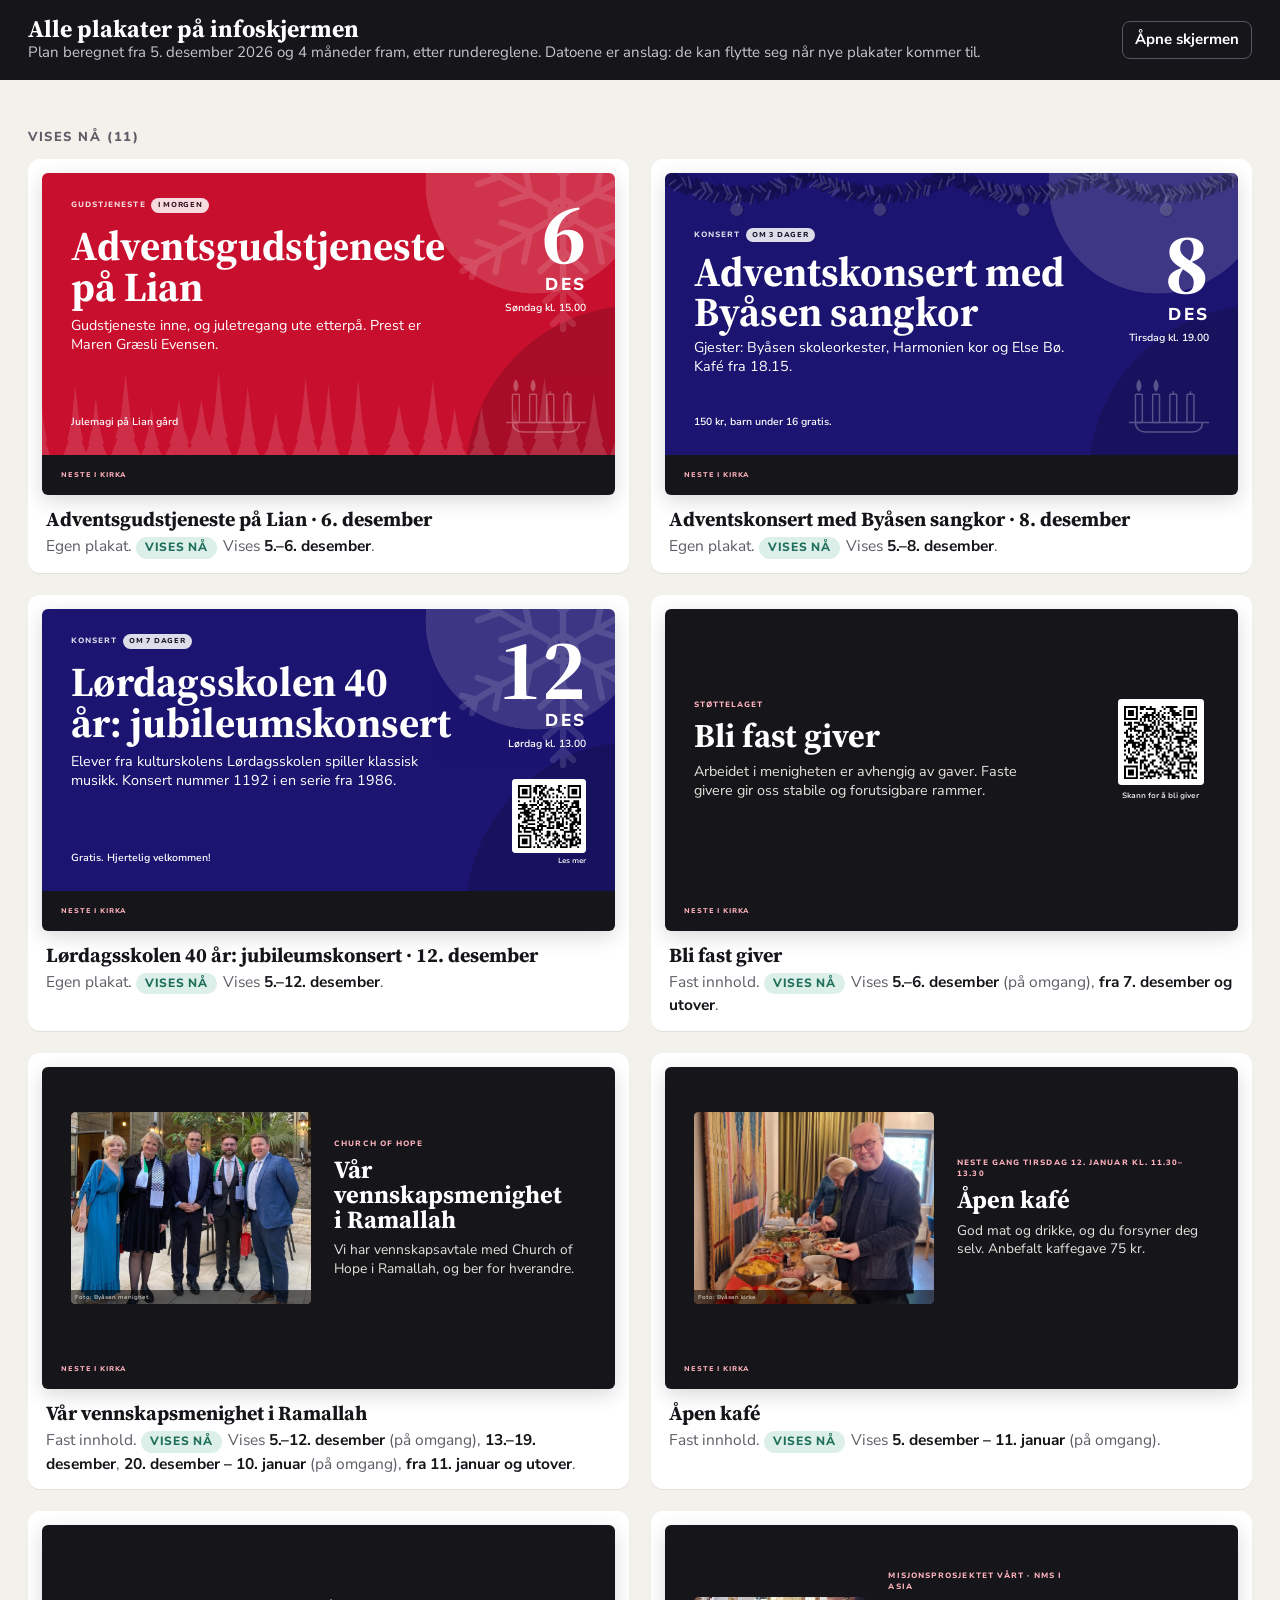
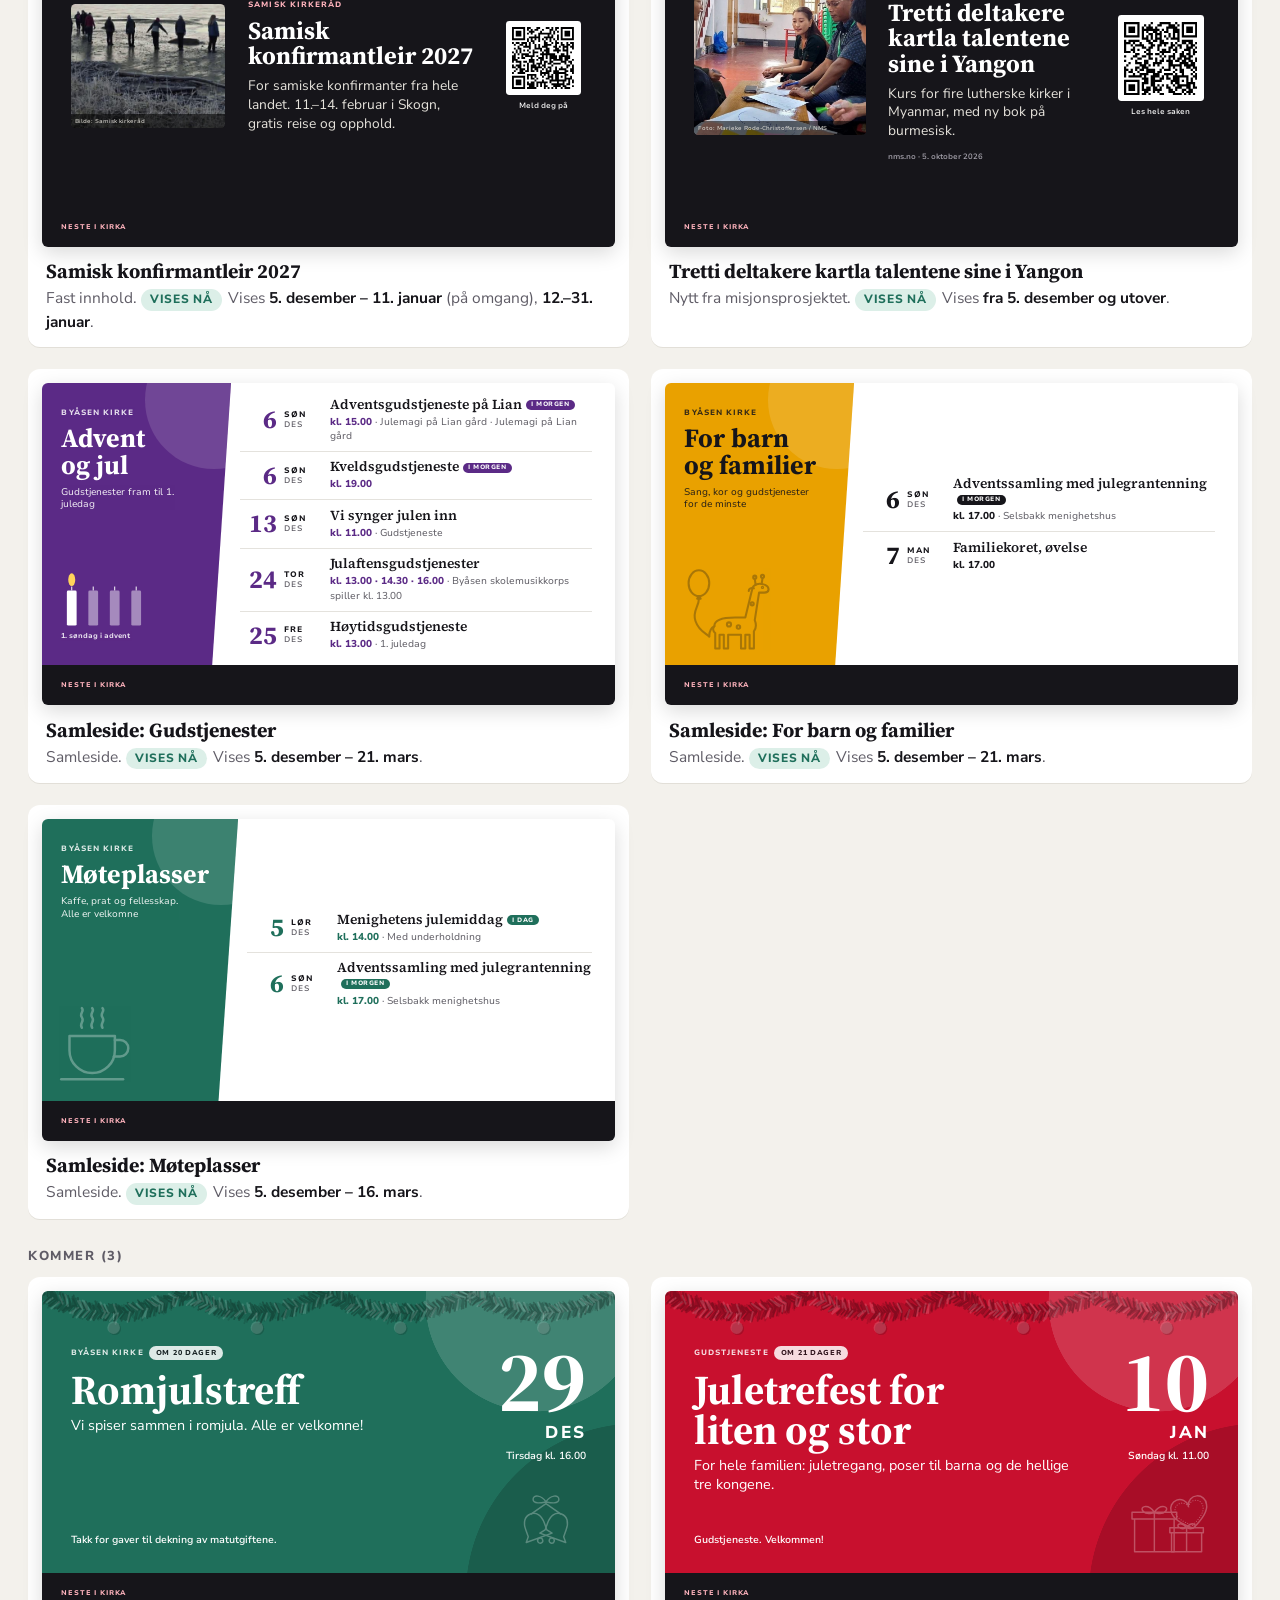
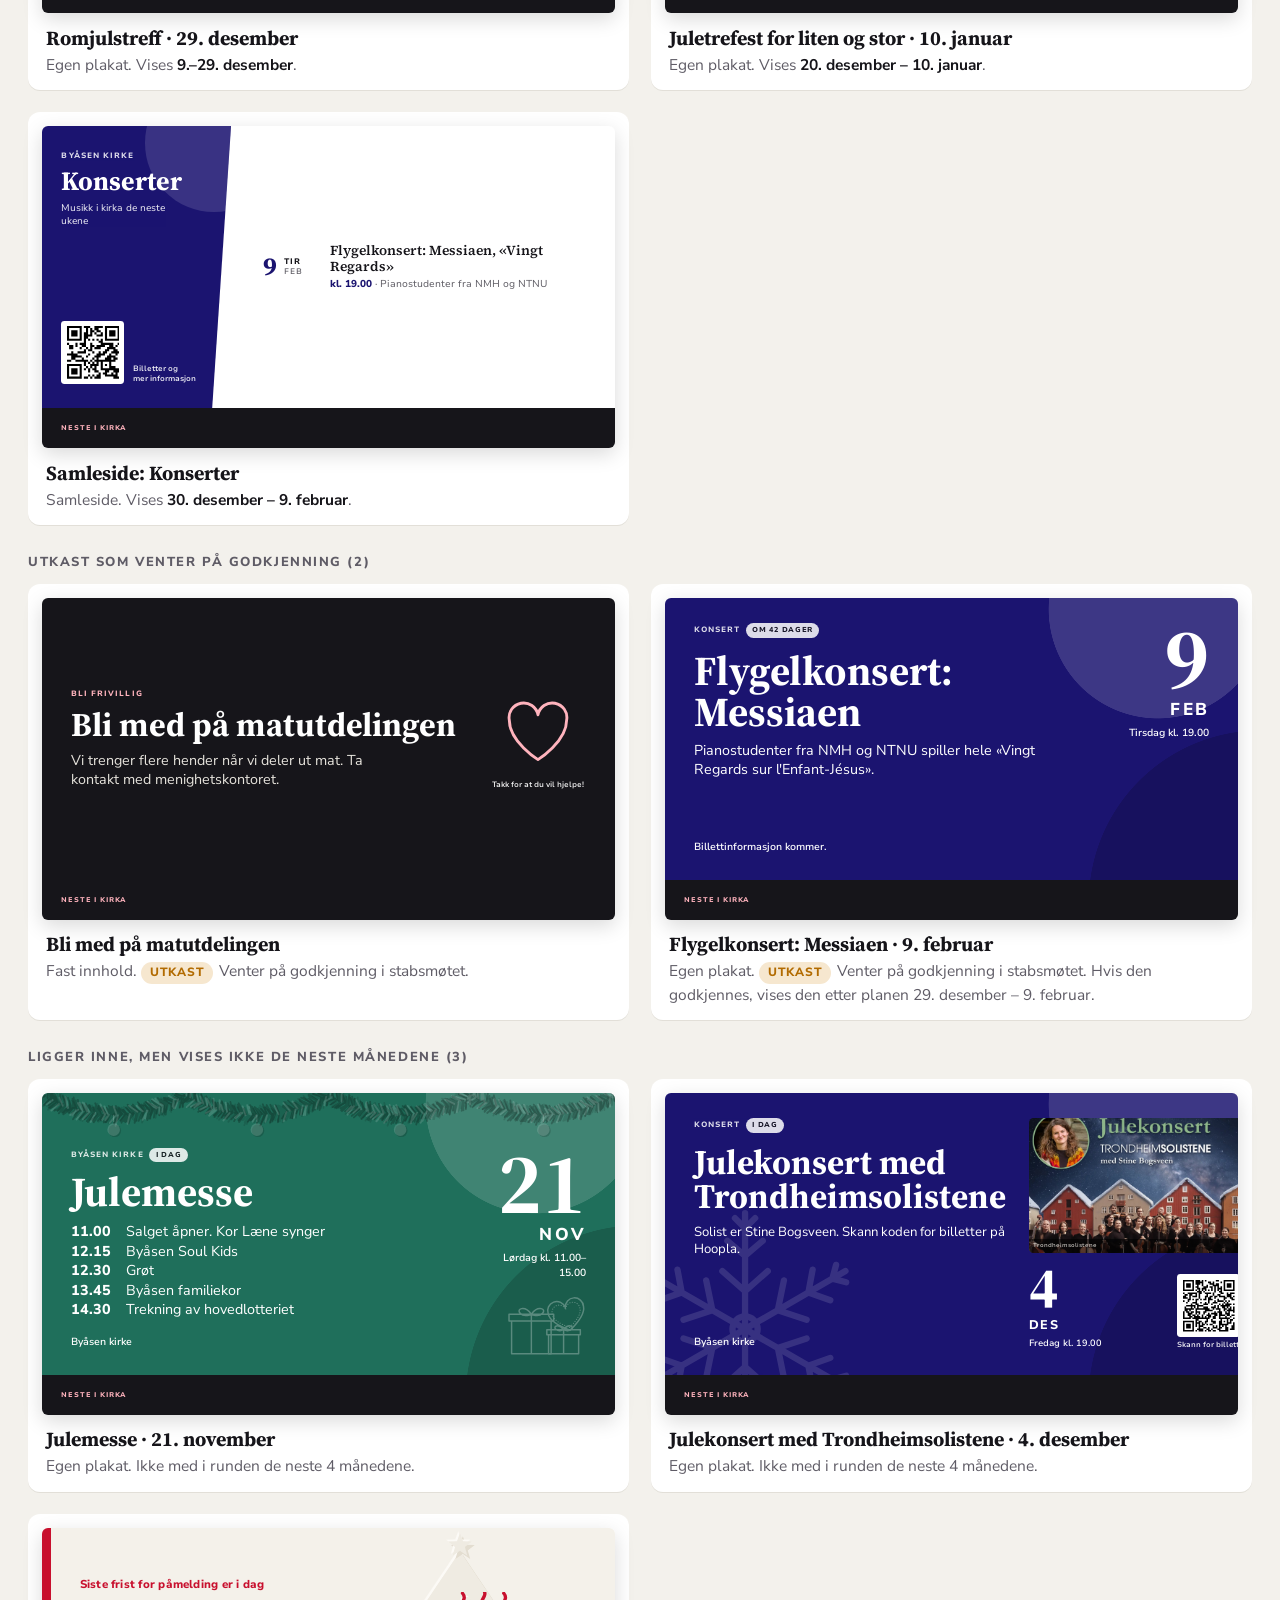
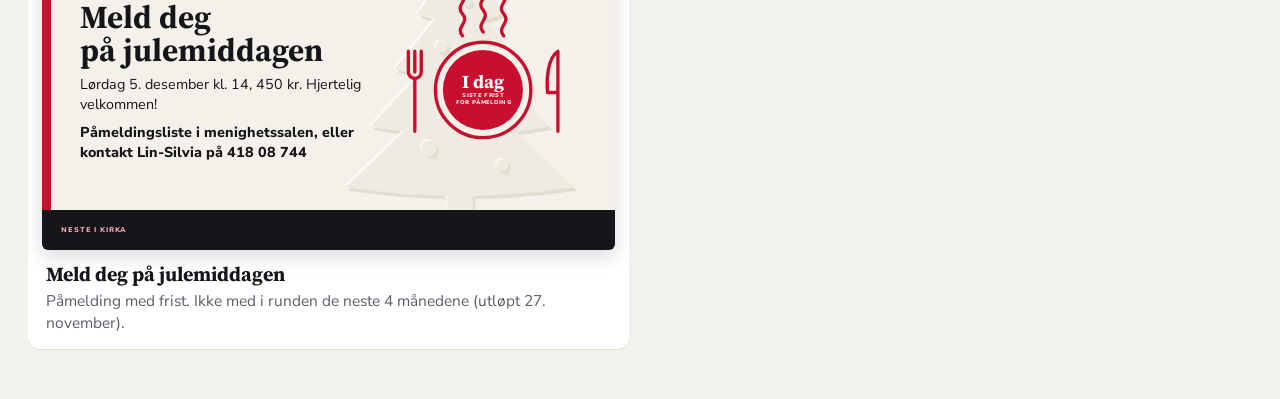
<file: plakater.html>
<!DOCTYPE html>
<html lang="nb">
<head>
<meta charset="utf-8">
<meta name="viewport" content="width=device-width, initial-scale=1">
<title>Alle plakater – infoskjermen</title>
<link rel="preconnect" href="https://fonts.googleapis.com">
<link href="https://fonts.googleapis.com/css2?family=Nunito+Sans:opsz,wght@6..12,400;6..12,600;6..12,800&family=Source+Serif+4:opsz,wght@8..60,600;8..60,700&display=swap" rel="stylesheet">
<!-- Bygget av bygg.py fra kilde/plakater.html. Alle plakater som ligger inne, med når de etter planen vises. -->
<style>
:root{
  --paper:#ffffff;       /* skjermflaten */
  --ink:#16151a;
  --dim:#5d5b63;
  --rule:#e4e2dd;
  --gud:#c8102e;         /* gudstjenester: kirkens rødfarge */
  --kons:#1b1470;        /* konsert og kultur */
  --barn:#e9a100;        /* barn og familier */
  --mote:#1f6f5b;        /* møteplasser */
  --advent:#5b2a86;      /* kirkeårets farge i advent */
  --display:"Source Serif 4", Georgia, serif;
  --body:"Nunito Sans", "Segoe UI", Arial, sans-serif;

  --o-bg:#f3f1ec; --o-card:#fff; --o-dim:#5f5c66; --o-rule:#e2dfd8; --o-ok:#1f6f5b; --o-warn:#b26b00;
  color-scheme:light;
}
*{box-sizing:border-box}
html,body{margin:0}
body{background:var(--o-bg);color:var(--ink);font-family:var(--body);font-size:17px;line-height:1.45}
header{background:var(--ink);color:#fff;padding:16px 28px;display:flex;flex-wrap:wrap;gap:12px 28px;align-items:center}
header h1{font:700 24px/1.1 var(--display);margin:0}
header p{margin:0;color:#c9c6cf;font-size:15px}
header a{color:#fff;font-weight:700;font-size:15px;border:1px solid #57555e;border-radius:8px;padding:7px 12px;text-decoration:none;margin-left:auto}
main{padding:20px 28px 50px;max-width:1700px}
h2.grp{font-size:13px;font-weight:800;letter-spacing:.12em;text-transform:uppercase;color:var(--o-dim);margin:28px 0 12px}
.grid{display:grid;grid-template-columns:repeat(auto-fill,minmax(420px,1fr));gap:22px}
.card{background:var(--o-card);border-radius:12px;padding:14px;box-shadow:0 1px 0 var(--o-rule)}
.card h3{font:700 20px/1.2 var(--display);margin:12px 4px 4px}
.meta{margin:0 4px;font-size:15.5px;color:var(--o-dim)}
.meta b{color:var(--ink)}
.pill{display:inline-block;font-size:12px;font-weight:800;letter-spacing:.06em;text-transform:uppercase;padding:2px 9px;border-radius:20px;background:#efece6;color:var(--o-dim);margin-right:6px}
.pill.na{background:#dcefe8;color:var(--o-ok)}
.pill.ut{background:#f6e7cf;color:var(--o-warn)}
.tom{color:var(--o-dim)}
/* ---------- Skjermen ---------- */
.stage{position:relative;width:100%;aspect-ratio:16/9;background:var(--paper);color:var(--ink);
  container-type:inline-size;overflow:hidden;border-radius:6px;box-shadow:0 18px 50px rgba(0,0,0,.5)}
.slide{position:absolute;inset:0 0 calc(7*var(--u)) 0;display:flex;opacity:0;transition:opacity .7s ease;pointer-events:none}
.slide.on{opacity:1;pointer-events:auto}

/* Samleside */
.panel{flex:0 0 33%;position:relative;background:var(--c);color:var(--on,#fff);padding:calc(4.2*var(--u)) calc(5*var(--u)) calc(4.2*var(--u)) calc(3.4*var(--u));display:flex;flex-direction:column;gap:calc(1.2*var(--u));
  clip-path:polygon(0 0,100% 0,90% 100%,0 100%)}
.panel::before{content:"";position:absolute;right:calc(-9*var(--u));top:calc(-9*var(--u));width:calc(24*var(--u));height:calc(24*var(--u));border-radius:50%;background:rgba(255,255,255,.13)}
.kicker{font-size:calc(1.35*var(--u));font-weight:800;letter-spacing:.14em;text-transform:uppercase;opacity:.85;position:relative}
.panel h2{font-family:var(--display);font-weight:700;font-size:calc(4.6*var(--u));line-height:1.02;margin:0;text-wrap:balance;position:relative}
.panel .sub{font-size:calc(1.7*var(--u));line-height:1.3;margin:0;opacity:.92;max-width:13em}
.panel .mark{position:absolute;left:calc(2.6*var(--u));bottom:calc(2.4*var(--u));width:calc(13*var(--u));height:calc(13*var(--u));opacity:.28}
.mark svg,.ico svg{display:block;width:100%;height:100%;fill:none;stroke:currentColor;stroke-width:1.6;stroke-linecap:round;stroke-linejoin:round}
.candles{margin-top:auto;width:calc(15*var(--u))}
.candles svg{display:block;width:100%}
.candles small{display:block;font-size:calc(1.25*var(--u));font-weight:700;margin-top:calc(0.6*var(--u));opacity:.9}
.panel .qr{margin-top:auto;display:flex;align-items:flex-end;gap:calc(1.4*var(--u));position:relative}
.qrbox{background:#fff;padding:calc(0.9*var(--u));border-radius:calc(0.6*var(--u));width:calc(11*var(--u));height:calc(11*var(--u));flex:none}
.qrbox svg{display:block;width:100%;height:100%}
.qrtxt{font-size:calc(1.35*var(--u));line-height:1.3;font-weight:600}
.rows{flex:1;list-style:none;margin:0;padding:calc(2.4*var(--u)) calc(4*var(--u)) calc(2.4*var(--u)) calc(1.6*var(--u));display:flex;flex-direction:column;justify-content:center}
.rows li{display:grid;grid-template-columns:calc(6.4*var(--u)) calc(6.6*var(--u)) 1fr;column-gap:calc(1.3*var(--u));align-items:center;padding:calc(1.3*var(--u)) 0;border-bottom:calc(0.12*var(--u)) solid var(--rule)}
.rows li:last-child{border-bottom:0}
.num{font-family:var(--display);font-weight:700;font-size:calc(4.5*var(--u));line-height:1;text-align:right;color:var(--c);font-variant-numeric:tabular-nums}
.wd{font-size:calc(1.4*var(--u));font-weight:800;letter-spacing:.08em;text-transform:uppercase;line-height:1.25}
.wd span{display:block;color:var(--dim);font-weight:600}
.what h3{font-family:var(--display);font-weight:600;font-size:calc(2.4*var(--u));line-height:1.12;margin:0}
.what p{font-size:calc(1.75*var(--u));color:var(--dim);margin:calc(0.45*var(--u)) 0 0}
.what p b{color:var(--c);font-weight:800;font-variant-numeric:tabular-nums}
.tag{display:inline-block;font-family:var(--body);font-size:calc(1.1*var(--u));font-weight:800;letter-spacing:.08em;text-transform:uppercase;
  background:var(--c);color:#fff;border-radius:calc(10*var(--u));padding:calc(0.25*var(--u)) calc(0.9*var(--u));margin-left:calc(0.8*var(--u));vertical-align:calc(0.4*var(--u))}
.slide.on .rows li{animation:rise .6s both}
.slide.on .rows li:nth-child(2){animation-delay:.08s}.slide.on .rows li:nth-child(3){animation-delay:.16s}
.slide.on .rows li:nth-child(4){animation-delay:.24s}.slide.on .rows li:nth-child(5){animation-delay:.32s}
@keyframes rise{from{opacity:0;transform:translateY(calc(1.2*var(--u)))}to{opacity:1;transform:none}}

/* Fremhevet */
.feat{color:var(--on,#fff);padding:calc(4.4*var(--u)) calc(5*var(--u));gap:calc(4*var(--u));align-items:stretch;
  background:radial-gradient(circle at 86% 4%,rgba(255,255,255,.15) 0 calc(19*var(--u)),transparent calc(19.1*var(--u))),
             radial-gradient(circle at 104% 108%,rgba(0,0,0,.16) 0 calc(30*var(--u)),transparent calc(30.1*var(--u))),var(--c)}
.feat .main{flex:1;display:flex;flex-direction:column}
.chip{display:inline-block;background:#fff;color:var(--ink);font-size:calc(1.25*var(--u));font-weight:800;letter-spacing:.1em;text-transform:uppercase;border-radius:calc(10*var(--u));padding:calc(0.35*var(--u)) calc(1.1*var(--u));margin-left:calc(1*var(--u));opacity:1}
.feat h2{font-family:var(--display);font-weight:700;font-size:calc(7.2*var(--u));line-height:.98;margin:calc(2.4*var(--u)) 0 0;text-wrap:balance}
.feat .lead{font-size:calc(2.5*var(--u));line-height:1.32;max-width:28em;margin:calc(1.8*var(--u)) 0 0}
.feat .place{margin-top:auto;font-size:calc(1.8*var(--u));font-weight:600}
.feat .side{flex:0 0 calc(18*var(--u));display:flex;flex-direction:column;align-items:flex-end;justify-content:space-between;text-align:right}
.big b{display:block;font-family:var(--display);font-weight:700;font-size:calc(15*var(--u));line-height:.82;font-variant-numeric:tabular-nums}
.big span{display:block;font-size:calc(3*var(--u));font-weight:800;letter-spacing:.14em;text-transform:uppercase;margin-top:calc(0.8*var(--u))}
.big em{display:block;font-style:normal;font-size:calc(1.8*var(--u));font-weight:600;margin-top:calc(0.5*var(--u))}
.feat .side .qrbox{width:calc(13*var(--u));height:calc(13*var(--u));padding:calc(1*var(--u))}
.feat .side .qrtxt{font-size:calc(1.3*var(--u));margin-top:calc(0.5*var(--u))}

/* Oppslag: beskjed med frist */
.note{background:#f4f1ea;padding:calc(4.4*var(--u)) calc(5*var(--u));gap:calc(4*var(--u));align-items:center;border-left:calc(1.6*var(--u)) solid var(--gud)}
.note .main{flex:1}
.note .kicker{color:var(--gud);opacity:1}
.note h2{font-family:var(--display);font-weight:700;font-size:calc(5.6*var(--u));line-height:1.02;margin:calc(1.4*var(--u)) 0 0;text-wrap:balance}
.note p{font-size:calc(2.5*var(--u));line-height:1.35;margin:calc(1.6*var(--u)) 0 0;max-width:24em}
.note .act{font-weight:800}
.badge{flex:0 0 calc(19*var(--u));height:calc(19*var(--u));border-radius:50%;background:var(--gud);color:#fff;display:flex;flex-direction:column;align-items:center;justify-content:center;text-align:center}
.badge b{font-family:var(--display);font-size:calc(8.5*var(--u));line-height:.9;font-variant-numeric:tabular-nums}
.badge span{font-size:calc(1.5*var(--u));font-weight:800;letter-spacing:.1em;text-transform:uppercase;margin-top:calc(0.6*var(--u))}

/* Fast innhold: uten dato */
/* Fargene i malen for fast innhold. Variantene under (.fast.sand osv.) er forslag; hvilken som brukes, står i FASTVARIANT i motor.js. */
.fast{--fb:var(--ink);--ft:#fff;--fp:#e6e3dc;--fk:#ffb3bd;--fs:#a9a6b0;--fq:transparent;background:var(--fb);color:var(--ft);padding:calc(4.4*var(--u)) calc(5*var(--u));gap:calc(4*var(--u));align-items:center}
.fast .main{flex:1}
.fast .kicker{color:var(--fk);opacity:1}
.fast h2{font-family:var(--display);font-weight:700;font-size:calc(5.8*var(--u));line-height:1.02;margin:calc(1.4*var(--u)) 0 0;text-wrap:balance}
.fast p{font-size:calc(2.5*var(--u));line-height:1.36;margin:calc(1.6*var(--u)) 0 0;max-width:24em;color:var(--fp)}
.fast .side{flex:0 0 calc(17*var(--u));display:flex;flex-direction:column;align-items:center;gap:calc(1*var(--u));text-align:center}
.fast .side .qrbox{width:calc(15*var(--u));height:calc(15*var(--u));padding:calc(1.1*var(--u))}
.fast .ico{width:calc(15*var(--u));height:calc(15*var(--u));color:var(--fk)}
.nytt h2{font-size:calc(4.3*var(--u))}.nytt p{font-size:calc(2.4*var(--u))}.nytt .src{font-size:calc(1.35*var(--u));color:var(--fs);margin-top:calc(1.8*var(--u));font-weight:600}
.photo{flex:none;width:calc(24*var(--u));height:calc(30*var(--u));border-radius:calc(0.8*var(--u));border:calc(0.14*var(--u)) dashed #6d6a75;display:flex;align-items:center;justify-content:center;
  font-size:calc(1.3*var(--u));color:#a9a6b0;text-align:center;padding:calc(2*var(--u));
  background:repeating-linear-gradient(135deg,rgba(255,255,255,.04) 0 calc(1.2*var(--u)),transparent calc(1.2*var(--u)) calc(2.4*var(--u)))}

.photo.img{position:relative;width:calc(30*var(--u));height:calc(24*var(--u));padding:0;border:0;overflow:hidden;background:#000}
.photo.img img{display:block;width:100%;height:100%;object-fit:cover;object-position:50% 40%}
.cred{position:absolute;left:0;right:0;bottom:0;padding:calc(0.5*var(--u)) calc(0.8*var(--u));font-size:calc(1*var(--u));color:#e6e3dc;background:rgba(0,0,0,.55);text-align:left}


/* Illustrasjoner: strek i relieff, samme farge som teksten */
.panel .art{position:absolute;left:calc(2.6*var(--u));bottom:calc(2.4*var(--u));opacity:.3}
.panel .art svg{display:block;width:100%;height:100%}
.panel .art.mote{width:calc(13*var(--u));height:calc(14.4*var(--u))}
.panel .art.barn{width:calc(18*var(--u));height:calc(15*var(--u))}
.feat>.main,.feat>.side{position:relative;z-index:1}
.art-top{position:absolute;left:0;right:0;top:0;height:calc(9*var(--u));pointer-events:none}
.art-fill,.art-bot{position:absolute;left:0;right:0;bottom:0;pointer-events:none}
.art-fill{top:0}
.art-krystall{position:absolute;right:calc(-13*var(--u));top:calc(-15*var(--u));width:calc(44*var(--u));height:calc(44*var(--u));pointer-events:none}
.art-krystall svg{display:block;width:100%;height:100%}
.feat.bilde .art-krystall{right:auto;top:auto;left:calc(-8*var(--u));bottom:calc(-14*var(--u))}
.art-bot{height:calc(16*var(--u))}
.art-hj{position:absolute;right:calc(4.6*var(--u));bottom:calc(3.2*var(--u));width:calc(15*var(--u));height:calc(12.8*var(--u));pointer-events:none;opacity:.28}
.art-hj svg{display:block;width:100%;height:100%}
.art-top svg,.art-fill svg,.art-bot svg{display:block;width:100%;height:100%}
.feat.jul{padding-top:calc(9.6*var(--u))}
.feat .prog{list-style:none;margin:calc(1.8*var(--u)) 0 0;padding:0;font-size:calc(2.5*var(--u));line-height:1.2}
.feat .prog li{display:flex;gap:calc(1.2*var(--u));padding:calc(0.2*var(--u)) 0}
.feat .prog b{flex:0 0 calc(8.4*var(--u));font-variant-numeric:tabular-nums;font-weight:800}
.feat.jul .lead{margin-top:calc(1.2*var(--u))}
.feat.jul h2{margin-top:calc(1.6*var(--u))}

/* Fremhevet med bilde */
.feat.bilde .side{flex:0 0 calc(38*var(--u));align-items:stretch;justify-content:flex-start;text-align:left;gap:calc(2*var(--u))}
.feat.bilde h2{font-size:calc(6*var(--u))}
.feat.bilde .lead{font-size:calc(2.3*var(--u))}
.feat .pic{position:relative;width:100%;height:calc(25.3*var(--u));border-radius:calc(0.8*var(--u));overflow:hidden;background:#000}
.feat .pic img{display:block;width:100%;height:100%;object-fit:cover}
.feat .when{display:flex;justify-content:space-between;align-items:flex-end;margin-top:auto}
.feat.bilde .big b{font-size:calc(10*var(--u))}
.feat.bilde .big span{font-size:calc(2.2*var(--u))}
.feat.bilde .big em{font-size:calc(1.6*var(--u))}
.feat.bilde .when .qrw{text-align:center}
.feat.bilde .side .qrbox{width:calc(11*var(--u));height:calc(11*var(--u))}

/* Oppslag med illustrasjon */
.note.medart{gap:calc(3*var(--u))}
.nside{position:relative;flex:0 0 calc(36*var(--u));color:var(--gud)}
.nart svg{display:block;width:100%}
.nside .badge{position:absolute;left:50%;top:63.3%;transform:translate(-50%,-50%);width:calc(14*var(--u));height:calc(14*var(--u))}
.nside .badge b{font-size:calc(6.4*var(--u))}
.badge b.txt{font-size:calc(5.4*var(--u))}
.nside .badge b.txt{font-size:calc(3.2*var(--u))}
.nside .badge span{font-size:calc(0.95*var(--u));letter-spacing:.06em;line-height:1.3;margin-top:calc(0.3*var(--u))}

/* Oppslag med relieff i bakgrunnen */
.note .kicker.frist{font-size:calc(2*var(--u));letter-spacing:.02em;text-transform:none;color:var(--gud);font-weight:800}
.note>.main,.note>.nside{position:relative;z-index:1}
.art-tre{position:absolute;top:0;bottom:0;right:calc(1*var(--u));width:calc(52*var(--u));pointer-events:none}
.art-tre svg{display:block;width:100%;height:100%}
.note .nart circle{fill:#f4f1ea}

/* Fast innhold med bilde */
.fast.medbilde .photo.img{width:calc(27*var(--u));height:calc(21.6*var(--u))}
.fast.medbilde .photo.img img{object-position:50% 20%}
.fast.stort .photo.img{width:calc(42*var(--u));height:calc(33.6*var(--u))}
.fast.stort h2{font-size:calc(4.6*var(--u))}
.fast.medbilde h2{font-size:calc(4.3*var(--u))}
.fast.medbilde p{font-size:calc(2.4*var(--u))}
.fast.medbilde .side{flex-basis:calc(15*var(--u))}
.fast.medbilde .side .qrbox{width:calc(13*var(--u));height:calc(13*var(--u))}

/* Fast bunnlinje */
.foot{position:absolute;left:0;right:0;bottom:0;height:calc(7*var(--u));background:var(--ink);color:#fff;display:flex;align-items:center;
  gap:calc(2*var(--u));padding:0 calc(3.4*var(--u));font-size:calc(1.7*var(--u))}
.foot .lbl{font-weight:800;letter-spacing:.12em;text-transform:uppercase;font-size:calc(1.2*var(--u));color:#ffb3bd;flex:none}
.foot .next{flex:1;white-space:nowrap;overflow:hidden;text-overflow:ellipsis;font-weight:600}
.foot .today{flex:none;opacity:.8}
.foot .logo{flex:none;display:flex;width:calc(5*var(--u));height:calc(4*var(--u));color:#fff;opacity:.9;margin-right:calc(-0.2*var(--u))}
.foot .logo svg{width:100%;height:100%}
.foot.hast{background:var(--gud)}
.foot.hast .lbl{color:#fff}
.foot.hast .next{font-weight:800}
.foot.hast .today{display:none}
.dots{position:absolute;left:0;right:0;bottom:calc(7*var(--u));height:calc(0.5*var(--u));display:flex;gap:calc(0.3*var(--u));background:var(--paper)}
.dots i{flex:1;background:var(--rule);position:relative;overflow:hidden}
.dots i.done{background:var(--ink)}
.dots i.now::after{content:"";position:absolute;inset:0;background:var(--ink);transform-origin:left;animation:fill var(--dur) linear forwards}
.paused .dots i.now::after{animation-play-state:paused}
@keyframes fill{from{transform:scaleX(0)}to{transform:scaleX(1)}}
.empty{position:absolute;inset:0 0 calc(7*var(--u)) 0;display:flex;align-items:center;justify-content:center;font-size:calc(2.4*var(--u));color:var(--dim)}

/* Forslag til nye farger for fast innhold (stabsmøtet 25. november 2026: malen skal ikke være svart).
   Bygger på Olavsmerkets farger i Den norske kirkes profil: rød, gul og hvit. */
.fast.sand{--fb:#f3eee4;--ft:var(--ink);--fp:#3d3b43;--fk:var(--gud);--fs:var(--dim);--fq:#e2dccf;
  background:radial-gradient(circle at 96% -6%,rgba(200,16,46,.07) 0 calc(21*var(--u)),transparent calc(21.1*var(--u))),var(--fb)}
.fast.rose{--fb:#f8e4e1;--ft:var(--ink);--fp:#3d3b43;--fk:#a80d26;--fs:#6b5a5c;--fq:#ecc9c5;
  background:radial-gradient(circle at 96% -6%,rgba(200,16,46,.09) 0 calc(21*var(--u)),transparent calc(21.1*var(--u))),var(--fb)}
.fast.vin{--fb:#6d1322;--ft:#fff;--fp:#f6e7e3;--fk:#ffd66b;--fs:#e3c3c1;
  background:radial-gradient(circle at 96% -6%,rgba(255,255,255,.08) 0 calc(21*var(--u)),transparent calc(21.1*var(--u))),
             radial-gradient(circle at 104% 110%,rgba(0,0,0,.18) 0 calc(28*var(--u)),transparent calc(28.1*var(--u))),var(--fb)}
.fast.sand .qrbox,.fast.rose .qrbox{box-shadow:0 0 0 calc(0.14*var(--u)) var(--fq)}
.fast.sand .qrtxt,.fast.rose .qrtxt{color:var(--ink)}

/* ---- Stillemodus: svart, levende lys, de neste gudstjenestene ---- */
.stage.stillemodus{background:#0b0a0d}
.stage.stillemodus .dots,.stage.stillemodus .foot{display:none}
.stille{position:absolute;inset:0;background:#0b0a0d;color:#e9e4da;display:flex;align-items:center;padding:0 calc(9*var(--u)) 0 calc(14*var(--u));gap:calc(12*var(--u))}
.stille .lys{position:relative;flex:none;width:calc(22*var(--u));height:calc(46*var(--u))}
.stille .glod{position:absolute;left:50%;top:calc(3*var(--u));width:calc(44*var(--u));height:calc(44*var(--u));margin-left:calc(-22*var(--u));border-radius:50%;
  background:radial-gradient(circle,rgba(255,200,120,.38) 0,rgba(255,160,70,.14) 28%,rgba(255,140,50,0) 62%);animation:glod 3.1s ease-in-out infinite}
.stille .flamme{position:absolute;left:50%;top:calc(13*var(--u));width:calc(3.4*var(--u));height:calc(9*var(--u));margin-left:calc(-1.7*var(--u));
  border-radius:50% 50% 45% 45% / 70% 70% 30% 30%;transform-origin:50% 92%;
  background:radial-gradient(ellipse at 50% 80%,#fffdf4 0,#fff2c4 22%,#ffcf6a 42%,#ff9a2e 68%,rgba(255,110,20,.0) 100%);
  animation:flamme 2.3s ease-in-out infinite,vipp 3.7s ease-in-out infinite}
.stille .flamme i{position:absolute;left:30%;right:30%;bottom:8%;height:28%;border-radius:50%;background:radial-gradient(ellipse at 50% 70%,rgba(120,160,255,.55),rgba(120,160,255,0) 70%)}
.stille .veke{position:absolute;left:50%;top:calc(21.2*var(--u));width:calc(0.35*var(--u));height:calc(1.6*var(--u));margin-left:calc(-0.175*var(--u));background:#2a2018;border-radius:2px}
.stille .stamme{position:absolute;left:50%;top:calc(22.4*var(--u));width:calc(7.5*var(--u));bottom:0;margin-left:calc(-3.75*var(--u));border-radius:calc(0.8*var(--u)) calc(0.8*var(--u)) 0 0;
  background:linear-gradient(180deg,rgba(11,10,13,0) 0,rgba(11,10,13,.25) 45%,rgba(11,10,13,.92) 100%),
    radial-gradient(ellipse at 50% 0,rgba(255,214,150,.6),rgba(255,214,150,0) 40%),
    linear-gradient(90deg,#8f8574 0,#d8cfbe 30%,#efe7d8 52%,#a99e8a 100%)}
.stille .tekst{flex:1}
.stille .avs{display:flex;align-items:center;gap:calc(1.6*var(--u));color:#a39d92;font-size:calc(1.6*var(--u));font-weight:800;letter-spacing:.14em;text-transform:uppercase}
.stille .avs .fisk{width:calc(5*var(--u));height:calc(4*var(--u))}
.stille h2{font-family:var(--display);font-weight:600;font-size:calc(4.6*var(--u));line-height:1.1;margin:calc(2.2*var(--u)) 0 calc(3*var(--u))}
.stille ol{list-style:none;margin:0;padding:0}
.stille li{padding:calc(1.6*var(--u)) 0;border-top:1px solid rgba(233,228,218,.14)}
.stille li b{display:block;font-family:var(--display);font-weight:600;font-size:calc(2.8*var(--u))}
.stille li span{display:block;color:#a39d92;font-size:calc(2*var(--u));margin-top:calc(.3*var(--u))}
/* Rolig variant: lite, levende lys nede i venstre hjørne, teksten nesten midt på. Samme lys og tekst som ellers, bare mindre fremtredende lys. */
.stille.rolig{display:block;padding:0}
.stille.rolig .lys{position:absolute;left:calc(7*var(--u));bottom:calc(8*var(--u));transform:scale(.5);transform-origin:0 100%}
.stille.rolig .glod{opacity:.8}
.stille.rolig .stamme{background:linear-gradient(180deg,rgba(11,10,13,0) 0,rgba(11,10,13,.35) 40%,#0b0a0d 100%),
    radial-gradient(ellipse at 50% 0,rgba(255,214,150,.6),rgba(255,214,150,0) 40%),
    linear-gradient(90deg,#8f8574 0,#d8cfbe 30%,#efe7d8 52%,#a99e8a 100%)}
.stille.rolig .tekst{position:absolute;left:50%;top:50%;width:calc(52*var(--u));transform:translate(-27%,-50%)}
/* «uten»: ingen lys, bare teksten, dempet. */
.stille.uten{background:#08080a;color:#bdb7ac;padding-left:calc(18*var(--u))}
.stille.uten h2{font-size:calc(3.6*var(--u));color:#cfc9be}
.stille.uten li b{font-size:calc(2.3*var(--u));color:#bdb7ac}
.stille.uten li span,.stille.uten .avs{color:#7f7a71}
/* Forslag etter stabsmøtet 25. november 2026: dempet bakgrunnsfarge som ikke er svart. Samme oppsett som «rolig»
   (lite lys nede til venstre, teksten nesten midt på). «skifer» = dempet blågrå, «sand» = dempet lys sand. */
.stille.skifer{background:#2b353d;color:#ece7dd}
.stille.skifer .avs,.stille.skifer li span{color:#aab2b6}
.stille.skifer li{border-top-color:rgba(236,231,221,.16)}
.stille.skifer .glod{opacity:.55}
.stille.skifer .stamme{background:linear-gradient(180deg,rgba(43,53,61,0) 0,rgba(43,53,61,.35) 40%,#2b353d 100%),
    radial-gradient(ellipse at 50% 0,rgba(255,214,150,.6),rgba(255,214,150,0) 40%),
    linear-gradient(90deg,#8f8574 0,#d8cfbe 30%,#efe7d8 52%,#a99e8a 100%)}
.stille.sand{background:#ddd5c6;color:#2c2a2f}
.stille.sand .avs,.stille.sand li span{color:#625d55}
.stille.sand li{border-top-color:rgba(44,42,47,.16)}
.stille.sand .glod{background:radial-gradient(circle,rgba(255,244,214,.75) 0,rgba(255,236,196,.3) 30%,rgba(255,236,196,0) 62%);opacity:1}
.stille.sand .veke{background:#4a3c2e}
.stille.sand .stamme{background:linear-gradient(180deg,rgba(221,213,198,0) 0,rgba(221,213,198,.4) 45%,#ddd5c6 100%),
    linear-gradient(90deg,#b9ae9a 0,#f4eee2 32%,#fffaf0 52%,#c6bba7 100%)}
@keyframes flamme{0%,100%{transform:scale(1,1)}20%{transform:scale(.97,1.05)}45%{transform:scale(1.03,.96)}70%{transform:scale(.98,1.08)}85%{transform:scale(1.02,.99)}}
@keyframes vipp{0%,100%{margin-left:calc(-1.7*var(--u))}30%{margin-left:calc(-1.55*var(--u))}60%{margin-left:calc(-1.85*var(--u))}}
@keyframes glod{0%,100%{opacity:1;transform:scale(1)}35%{opacity:.82;transform:scale(.97)}55%{opacity:.95;transform:scale(1.02)}80%{opacity:.86;transform:scale(.99)}}
@media (prefers-reduced-motion:reduce){.stille .flamme,.stille .glod{animation:none}}

.pv .stage{--u:1cqw;box-shadow:0 6px 20px rgba(0,0,0,.15);border-radius:6px}
.pv .slide{opacity:1}
.pv .foot{justify-content:flex-start}
@media (max-width:600px){main{padding:16px}.grid{grid-template-columns:1fr}header{padding:14px 16px}}
@media (prefers-reduced-motion:reduce){.slide.on .rows li{animation:none}}
</style>
</head>
<body>
<header>
  <div><h1>Alle plakater på infoskjermen</h1><p id="sub">Byåsen kirke</p></div>
  <a href="./" target="_blank" rel="noopener">Åpne skjermen</a>
</header>
<main id="main"><p class="tom">Regner ut planen…</p></main>
<script>/* qrcode-generator 1.4.4 (MIT, Kazuhiko Arase), lagt inn i siden så skjermen ikke trenger nettet for QR-koder */
//---------------------------------------------------------------------
//
// QR Code Generator for JavaScript
//
// Copyright (c) 2009 Kazuhiko Arase
//
// URL: http://www.d-project.com/
//
// Licensed under the MIT license:
//  http://www.opensource.org/licenses/mit-license.php
//
// The word 'QR Code' is registered trademark of
// DENSO WAVE INCORPORATED
//  http://www.denso-wave.com/qrcode/faqpatent-e.html
//
//---------------------------------------------------------------------

var qrcode = function() {

  //---------------------------------------------------------------------
  // qrcode
  //---------------------------------------------------------------------

  /**
   * qrcode
   * @param typeNumber 1 to 40
   * @param errorCorrectionLevel 'L','M','Q','H'
   */
  var qrcode = function(typeNumber, errorCorrectionLevel) {

    var PAD0 = 0xEC;
    var PAD1 = 0x11;

    var _typeNumber = typeNumber;
    var _errorCorrectionLevel = QRErrorCorrectionLevel[errorCorrectionLevel];
    var _modules = null;
    var _moduleCount = 0;
    var _dataCache = null;
    var _dataList = [];

    var _this = {};

    var makeImpl = function(test, maskPattern) {

      _moduleCount = _typeNumber * 4 + 17;
      _modules = function(moduleCount) {
        var modules = new Array(moduleCount);
        for (var row = 0; row < moduleCount; row += 1) {
          modules[row] = new Array(moduleCount);
          for (var col = 0; col < moduleCount; col += 1) {
            modules[row][col] = null;
          }
        }
        return modules;
      }(_moduleCount);

      setupPositionProbePattern(0, 0);
      setupPositionProbePattern(_moduleCount - 7, 0);
      setupPositionProbePattern(0, _moduleCount - 7);
      setupPositionAdjustPattern();
      setupTimingPattern();
      setupTypeInfo(test, maskPattern);

      if (_typeNumber >= 7) {
        setupTypeNumber(test);
      }

      if (_dataCache == null) {
        _dataCache = createData(_typeNumber, _errorCorrectionLevel, _dataList);
      }

      mapData(_dataCache, maskPattern);
    };

    var setupPositionProbePattern = function(row, col) {

      for (var r = -1; r <= 7; r += 1) {

        if (row + r <= -1 || _moduleCount <= row + r) continue;

        for (var c = -1; c <= 7; c += 1) {

          if (col + c <= -1 || _moduleCount <= col + c) continue;

          if ( (0 <= r && r <= 6 && (c == 0 || c == 6) )
              || (0 <= c && c <= 6 && (r == 0 || r == 6) )
              || (2 <= r && r <= 4 && 2 <= c && c <= 4) ) {
            _modules[row + r][col + c] = true;
          } else {
            _modules[row + r][col + c] = false;
          }
        }
      }
    };

    var getBestMaskPattern = function() {

      var minLostPoint = 0;
      var pattern = 0;

      for (var i = 0; i < 8; i += 1) {

        makeImpl(true, i);

        var lostPoint = QRUtil.getLostPoint(_this);

        if (i == 0 || minLostPoint > lostPoint) {
          minLostPoint = lostPoint;
          pattern = i;
        }
      }

      return pattern;
    };

    var setupTimingPattern = function() {

      for (var r = 8; r < _moduleCount - 8; r += 1) {
        if (_modules[r][6] != null) {
          continue;
        }
        _modules[r][6] = (r % 2 == 0);
      }

      for (var c = 8; c < _moduleCount - 8; c += 1) {
        if (_modules[6][c] != null) {
          continue;
        }
        _modules[6][c] = (c % 2 == 0);
      }
    };

    var setupPositionAdjustPattern = function() {

      var pos = QRUtil.getPatternPosition(_typeNumber);

      for (var i = 0; i < pos.length; i += 1) {

        for (var j = 0; j < pos.length; j += 1) {

          var row = pos[i];
          var col = pos[j];

          if (_modules[row][col] != null) {
            continue;
          }

          for (var r = -2; r <= 2; r += 1) {

            for (var c = -2; c <= 2; c += 1) {

              if (r == -2 || r == 2 || c == -2 || c == 2
                  || (r == 0 && c == 0) ) {
                _modules[row + r][col + c] = true;
              } else {
                _modules[row + r][col + c] = false;
              }
            }
          }
        }
      }
    };

    var setupTypeNumber = function(test) {

      var bits = QRUtil.getBCHTypeNumber(_typeNumber);

      for (var i = 0; i < 18; i += 1) {
        var mod = (!test && ( (bits >> i) & 1) == 1);
        _modules[Math.floor(i / 3)][i % 3 + _moduleCount - 8 - 3] = mod;
      }

      for (var i = 0; i < 18; i += 1) {
        var mod = (!test && ( (bits >> i) & 1) == 1);
        _modules[i % 3 + _moduleCount - 8 - 3][Math.floor(i / 3)] = mod;
      }
    };

    var setupTypeInfo = function(test, maskPattern) {

      var data = (_errorCorrectionLevel << 3) | maskPattern;
      var bits = QRUtil.getBCHTypeInfo(data);

      // vertical
      for (var i = 0; i < 15; i += 1) {

        var mod = (!test && ( (bits >> i) & 1) == 1);

        if (i < 6) {
          _modules[i][8] = mod;
        } else if (i < 8) {
          _modules[i + 1][8] = mod;
        } else {
          _modules[_moduleCount - 15 + i][8] = mod;
        }
      }

      // horizontal
      for (var i = 0; i < 15; i += 1) {

        var mod = (!test && ( (bits >> i) & 1) == 1);

        if (i < 8) {
          _modules[8][_moduleCount - i - 1] = mod;
        } else if (i < 9) {
          _modules[8][15 - i - 1 + 1] = mod;
        } else {
          _modules[8][15 - i - 1] = mod;
        }
      }

      // fixed module
      _modules[_moduleCount - 8][8] = (!test);
    };

    var mapData = function(data, maskPattern) {

      var inc = -1;
      var row = _moduleCount - 1;
      var bitIndex = 7;
      var byteIndex = 0;
      var maskFunc = QRUtil.getMaskFunction(maskPattern);

      for (var col = _moduleCount - 1; col > 0; col -= 2) {

        if (col == 6) col -= 1;

        while (true) {

          for (var c = 0; c < 2; c += 1) {

            if (_modules[row][col - c] == null) {

              var dark = false;

              if (byteIndex < data.length) {
                dark = ( ( (data[byteIndex] >>> bitIndex) & 1) == 1);
              }

              var mask = maskFunc(row, col - c);

              if (mask) {
                dark = !dark;
              }

              _modules[row][col - c] = dark;
              bitIndex -= 1;

              if (bitIndex == -1) {
                byteIndex += 1;
                bitIndex = 7;
              }
            }
          }

          row += inc;

          if (row < 0 || _moduleCount <= row) {
            row -= inc;
            inc = -inc;
            break;
          }
        }
      }
    };

    var createBytes = function(buffer, rsBlocks) {

      var offset = 0;

      var maxDcCount = 0;
      var maxEcCount = 0;

      var dcdata = new Array(rsBlocks.length);
      var ecdata = new Array(rsBlocks.length);

      for (var r = 0; r < rsBlocks.length; r += 1) {

        var dcCount = rsBlocks[r].dataCount;
        var ecCount = rsBlocks[r].totalCount - dcCount;

        maxDcCount = Math.max(maxDcCount, dcCount);
        maxEcCount = Math.max(maxEcCount, ecCount);

        dcdata[r] = new Array(dcCount);

        for (var i = 0; i < dcdata[r].length; i += 1) {
          dcdata[r][i] = 0xff & buffer.getBuffer()[i + offset];
        }
        offset += dcCount;

        var rsPoly = QRUtil.getErrorCorrectPolynomial(ecCount);
        var rawPoly = qrPolynomial(dcdata[r], rsPoly.getLength() - 1);

        var modPoly = rawPoly.mod(rsPoly);
        ecdata[r] = new Array(rsPoly.getLength() - 1);
        for (var i = 0; i < ecdata[r].length; i += 1) {
          var modIndex = i + modPoly.getLength() - ecdata[r].length;
          ecdata[r][i] = (modIndex >= 0)? modPoly.getAt(modIndex) : 0;
        }
      }

      var totalCodeCount = 0;
      for (var i = 0; i < rsBlocks.length; i += 1) {
        totalCodeCount += rsBlocks[i].totalCount;
      }

      var data = new Array(totalCodeCount);
      var index = 0;

      for (var i = 0; i < maxDcCount; i += 1) {
        for (var r = 0; r < rsBlocks.length; r += 1) {
          if (i < dcdata[r].length) {
            data[index] = dcdata[r][i];
            index += 1;
          }
        }
      }

      for (var i = 0; i < maxEcCount; i += 1) {
        for (var r = 0; r < rsBlocks.length; r += 1) {
          if (i < ecdata[r].length) {
            data[index] = ecdata[r][i];
            index += 1;
          }
        }
      }

      return data;
    };

    var createData = function(typeNumber, errorCorrectionLevel, dataList) {

      var rsBlocks = QRRSBlock.getRSBlocks(typeNumber, errorCorrectionLevel);

      var buffer = qrBitBuffer();

      for (var i = 0; i < dataList.length; i += 1) {
        var data = dataList[i];
        buffer.put(data.getMode(), 4);
        buffer.put(data.getLength(), QRUtil.getLengthInBits(data.getMode(), typeNumber) );
        data.write(buffer);
      }

      // calc num max data.
      var totalDataCount = 0;
      for (var i = 0; i < rsBlocks.length; i += 1) {
        totalDataCount += rsBlocks[i].dataCount;
      }

      if (buffer.getLengthInBits() > totalDataCount * 8) {
        throw 'code length overflow. ('
          + buffer.getLengthInBits()
          + '>'
          + totalDataCount * 8
          + ')';
      }

      // end code
      if (buffer.getLengthInBits() + 4 <= totalDataCount * 8) {
        buffer.put(0, 4);
      }

      // padding
      while (buffer.getLengthInBits() % 8 != 0) {
        buffer.putBit(false);
      }

      // padding
      while (true) {

        if (buffer.getLengthInBits() >= totalDataCount * 8) {
          break;
        }
        buffer.put(PAD0, 8);

        if (buffer.getLengthInBits() >= totalDataCount * 8) {
          break;
        }
        buffer.put(PAD1, 8);
      }

      return createBytes(buffer, rsBlocks);
    };

    _this.addData = function(data, mode) {

      mode = mode || 'Byte';

      var newData = null;

      switch(mode) {
      case 'Numeric' :
        newData = qrNumber(data);
        break;
      case 'Alphanumeric' :
        newData = qrAlphaNum(data);
        break;
      case 'Byte' :
        newData = qr8BitByte(data);
        break;
      case 'Kanji' :
        newData = qrKanji(data);
        break;
      default :
        throw 'mode:' + mode;
      }

      _dataList.push(newData);
      _dataCache = null;
    };

    _this.isDark = function(row, col) {
      if (row < 0 || _moduleCount <= row || col < 0 || _moduleCount <= col) {
        throw row + ',' + col;
      }
      return _modules[row][col];
    };

    _this.getModuleCount = function() {
      return _moduleCount;
    };

    _this.make = function() {
      if (_typeNumber < 1) {
        var typeNumber = 1;

        for (; typeNumber < 40; typeNumber++) {
          var rsBlocks = QRRSBlock.getRSBlocks(typeNumber, _errorCorrectionLevel);
          var buffer = qrBitBuffer();

          for (var i = 0; i < _dataList.length; i++) {
            var data = _dataList[i];
            buffer.put(data.getMode(), 4);
            buffer.put(data.getLength(), QRUtil.getLengthInBits(data.getMode(), typeNumber) );
            data.write(buffer);
          }

          var totalDataCount = 0;
          for (var i = 0; i < rsBlocks.length; i++) {
            totalDataCount += rsBlocks[i].dataCount;
          }

          if (buffer.getLengthInBits() <= totalDataCount * 8) {
            break;
          }
        }

        _typeNumber = typeNumber;
      }

      makeImpl(false, getBestMaskPattern() );
    };

    _this.createTableTag = function(cellSize, margin) {

      cellSize = cellSize || 2;
      margin = (typeof margin == 'undefined')? cellSize * 4 : margin;

      var qrHtml = '';

      qrHtml += '<table style="';
      qrHtml += ' border-width: 0px; border-style: none;';
      qrHtml += ' border-collapse: collapse;';
      qrHtml += ' padding: 0px; margin: ' + margin + 'px;';
      qrHtml += '">';
      qrHtml += '<tbody>';

      for (var r = 0; r < _this.getModuleCount(); r += 1) {

        qrHtml += '<tr>';

        for (var c = 0; c < _this.getModuleCount(); c += 1) {
          qrHtml += '<td style="';
          qrHtml += ' border-width: 0px; border-style: none;';
          qrHtml += ' border-collapse: collapse;';
          qrHtml += ' padding: 0px; margin: 0px;';
          qrHtml += ' width: ' + cellSize + 'px;';
          qrHtml += ' height: ' + cellSize + 'px;';
          qrHtml += ' background-color: ';
          qrHtml += _this.isDark(r, c)? '#000000' : '#ffffff';
          qrHtml += ';';
          qrHtml += '"/>';
        }

        qrHtml += '</tr>';
      }

      qrHtml += '</tbody>';
      qrHtml += '</table>';

      return qrHtml;
    };

    _this.createSvgTag = function(cellSize, margin, alt, title) {

      var opts = {};
      if (typeof arguments[0] == 'object') {
        // Called by options.
        opts = arguments[0];
        // overwrite cellSize and margin.
        cellSize = opts.cellSize;
        margin = opts.margin;
        alt = opts.alt;
        title = opts.title;
      }

      cellSize = cellSize || 2;
      margin = (typeof margin == 'undefined')? cellSize * 4 : margin;

      // Compose alt property surrogate
      alt = (typeof alt === 'string') ? {text: alt} : alt || {};
      alt.text = alt.text || null;
      alt.id = (alt.text) ? alt.id || 'qrcode-description' : null;

      // Compose title property surrogate
      title = (typeof title === 'string') ? {text: title} : title || {};
      title.text = title.text || null;
      title.id = (title.text) ? title.id || 'qrcode-title' : null;

      var size = _this.getModuleCount() * cellSize + margin * 2;
      var c, mc, r, mr, qrSvg='', rect;

      rect = 'l' + cellSize + ',0 0,' + cellSize +
        ' -' + cellSize + ',0 0,-' + cellSize + 'z ';

      qrSvg += '<svg version="1.1" xmlns="http://www.w3.org/2000/svg"';
      qrSvg += !opts.scalable ? ' width="' + size + 'px" height="' + size + 'px"' : '';
      qrSvg += ' viewBox="0 0 ' + size + ' ' + size + '" ';
      qrSvg += ' preserveAspectRatio="xMinYMin meet"';
      qrSvg += (title.text || alt.text) ? ' role="img" aria-labelledby="' +
          escapeXml([title.id, alt.id].join(' ').trim() ) + '"' : '';
      qrSvg += '>';
      qrSvg += (title.text) ? '<title id="' + escapeXml(title.id) + '">' +
          escapeXml(title.text) + '</title>' : '';
      qrSvg += (alt.text) ? '<description id="' + escapeXml(alt.id) + '">' +
          escapeXml(alt.text) + '</description>' : '';
      qrSvg += '<rect width="100%" height="100%" fill="white" cx="0" cy="0"/>';
      qrSvg += '<path d="';

      for (r = 0; r < _this.getModuleCount(); r += 1) {
        mr = r * cellSize + margin;
        for (c = 0; c < _this.getModuleCount(); c += 1) {
          if (_this.isDark(r, c) ) {
            mc = c*cellSize+margin;
            qrSvg += 'M' + mc + ',' + mr + rect;
          }
        }
      }

      qrSvg += '" stroke="transparent" fill="black"/>';
      qrSvg += '</svg>';

      return qrSvg;
    };

    _this.createDataURL = function(cellSize, margin) {

      cellSize = cellSize || 2;
      margin = (typeof margin == 'undefined')? cellSize * 4 : margin;

      var size = _this.getModuleCount() * cellSize + margin * 2;
      var min = margin;
      var max = size - margin;

      return createDataURL(size, size, function(x, y) {
        if (min <= x && x < max && min <= y && y < max) {
          var c = Math.floor( (x - min) / cellSize);
          var r = Math.floor( (y - min) / cellSize);
          return _this.isDark(r, c)? 0 : 1;
        } else {
          return 1;
        }
      } );
    };

    _this.createImgTag = function(cellSize, margin, alt) {

      cellSize = cellSize || 2;
      margin = (typeof margin == 'undefined')? cellSize * 4 : margin;

      var size = _this.getModuleCount() * cellSize + margin * 2;

      var img = '';
      img += '<img';
      img += '\u0020src="';
      img += _this.createDataURL(cellSize, margin);
      img += '"';
      img += '\u0020width="';
      img += size;
      img += '"';
      img += '\u0020height="';
      img += size;
      img += '"';
      if (alt) {
        img += '\u0020alt="';
        img += escapeXml(alt);
        img += '"';
      }
      img += '/>';

      return img;
    };

    var escapeXml = function(s) {
      var escaped = '';
      for (var i = 0; i < s.length; i += 1) {
        var c = s.charAt(i);
        switch(c) {
        case '<': escaped += '&lt;'; break;
        case '>': escaped += '&gt;'; break;
        case '&': escaped += '&amp;'; break;
        case '"': escaped += '&quot;'; break;
        default : escaped += c; break;
        }
      }
      return escaped;
    };

    var _createHalfASCII = function(margin) {
      var cellSize = 1;
      margin = (typeof margin == 'undefined')? cellSize * 2 : margin;

      var size = _this.getModuleCount() * cellSize + margin * 2;
      var min = margin;
      var max = size - margin;

      var y, x, r1, r2, p;

      var blocks = {
        '██': '█',
        '█ ': '▀',
        ' █': '▄',
        '  ': ' '
      };

      var blocksLastLineNoMargin = {
        '██': '▀',
        '█ ': '▀',
        ' █': ' ',
        '  ': ' '
      };

      var ascii = '';
      for (y = 0; y < size; y += 2) {
        r1 = Math.floor((y - min) / cellSize);
        r2 = Math.floor((y + 1 - min) / cellSize);
        for (x = 0; x < size; x += 1) {
          p = '█';

          if (min <= x && x < max && min <= y && y < max && _this.isDark(r1, Math.floor((x - min) / cellSize))) {
            p = ' ';
          }

          if (min <= x && x < max && min <= y+1 && y+1 < max && _this.isDark(r2, Math.floor((x - min) / cellSize))) {
            p += ' ';
          }
          else {
            p += '█';
          }

          // Output 2 characters per pixel, to create full square. 1 character per pixels gives only half width of square.
          ascii += (margin < 1 && y+1 >= max) ? blocksLastLineNoMargin[p] : blocks[p];
        }

        ascii += '\n';
      }

      if (size % 2 && margin > 0) {
        return ascii.substring(0, ascii.length - size - 1) + Array(size+1).join('▀');
      }

      return ascii.substring(0, ascii.length-1);
    };

    _this.createASCII = function(cellSize, margin) {
      cellSize = cellSize || 1;

      if (cellSize < 2) {
        return _createHalfASCII(margin);
      }

      cellSize -= 1;
      margin = (typeof margin == 'undefined')? cellSize * 2 : margin;

      var size = _this.getModuleCount() * cellSize + margin * 2;
      var min = margin;
      var max = size - margin;

      var y, x, r, p;

      var white = Array(cellSize+1).join('██');
      var black = Array(cellSize+1).join('  ');

      var ascii = '';
      var line = '';
      for (y = 0; y < size; y += 1) {
        r = Math.floor( (y - min) / cellSize);
        line = '';
        for (x = 0; x < size; x += 1) {
          p = 1;

          if (min <= x && x < max && min <= y && y < max && _this.isDark(r, Math.floor((x - min) / cellSize))) {
            p = 0;
          }

          // Output 2 characters per pixel, to create full square. 1 character per pixels gives only half width of square.
          line += p ? white : black;
        }

        for (r = 0; r < cellSize; r += 1) {
          ascii += line + '\n';
        }
      }

      return ascii.substring(0, ascii.length-1);
    };

    _this.renderTo2dContext = function(context, cellSize) {
      cellSize = cellSize || 2;
      var length = _this.getModuleCount();
      for (var row = 0; row < length; row++) {
        for (var col = 0; col < length; col++) {
          context.fillStyle = _this.isDark(row, col) ? 'black' : 'white';
          context.fillRect(row * cellSize, col * cellSize, cellSize, cellSize);
        }
      }
    }

    return _this;
  };

  //---------------------------------------------------------------------
  // qrcode.stringToBytes
  //---------------------------------------------------------------------

  qrcode.stringToBytesFuncs = {
    'default' : function(s) {
      var bytes = [];
      for (var i = 0; i < s.length; i += 1) {
        var c = s.charCodeAt(i);
        bytes.push(c & 0xff);
      }
      return bytes;
    }
  };

  qrcode.stringToBytes = qrcode.stringToBytesFuncs['default'];

  //---------------------------------------------------------------------
  // qrcode.createStringToBytes
  //---------------------------------------------------------------------

  /**
   * @param unicodeData base64 string of byte array.
   * [16bit Unicode],[16bit Bytes], ...
   * @param numChars
   */
  qrcode.createStringToBytes = function(unicodeData, numChars) {

    // create conversion map.

    var unicodeMap = function() {

      var bin = base64DecodeInputStream(unicodeData);
      var read = function() {
        var b = bin.read();
        if (b == -1) throw 'eof';
        return b;
      };

      var count = 0;
      var unicodeMap = {};
      while (true) {
        var b0 = bin.read();
        if (b0 == -1) break;
        var b1 = read();
        var b2 = read();
        var b3 = read();
        var k = String.fromCharCode( (b0 << 8) | b1);
        var v = (b2 << 8) | b3;
        unicodeMap[k] = v;
        count += 1;
      }
      if (count != numChars) {
        throw count + ' != ' + numChars;
      }

      return unicodeMap;
    }();

    var unknownChar = '?'.charCodeAt(0);

    return function(s) {
      var bytes = [];
      for (var i = 0; i < s.length; i += 1) {
        var c = s.charCodeAt(i);
        if (c < 128) {
          bytes.push(c);
        } else {
          var b = unicodeMap[s.charAt(i)];
          if (typeof b == 'number') {
            if ( (b & 0xff) == b) {
              // 1byte
              bytes.push(b);
            } else {
              // 2bytes
              bytes.push(b >>> 8);
              bytes.push(b & 0xff);
            }
          } else {
            bytes.push(unknownChar);
          }
        }
      }
      return bytes;
    };
  };

  //---------------------------------------------------------------------
  // QRMode
  //---------------------------------------------------------------------

  var QRMode = {
    MODE_NUMBER :    1 << 0,
    MODE_ALPHA_NUM : 1 << 1,
    MODE_8BIT_BYTE : 1 << 2,
    MODE_KANJI :     1 << 3
  };

  //---------------------------------------------------------------------
  // QRErrorCorrectionLevel
  //---------------------------------------------------------------------

  var QRErrorCorrectionLevel = {
    L : 1,
    M : 0,
    Q : 3,
    H : 2
  };

  //---------------------------------------------------------------------
  // QRMaskPattern
  //---------------------------------------------------------------------

  var QRMaskPattern = {
    PATTERN000 : 0,
    PATTERN001 : 1,
    PATTERN010 : 2,
    PATTERN011 : 3,
    PATTERN100 : 4,
    PATTERN101 : 5,
    PATTERN110 : 6,
    PATTERN111 : 7
  };

  //---------------------------------------------------------------------
  // QRUtil
  //---------------------------------------------------------------------

  var QRUtil = function() {

    var PATTERN_POSITION_TABLE = [
      [],
      [6, 18],
      [6, 22],
      [6, 26],
      [6, 30],
      [6, 34],
      [6, 22, 38],
      [6, 24, 42],
      [6, 26, 46],
      [6, 28, 50],
      [6, 30, 54],
      [6, 32, 58],
      [6, 34, 62],
      [6, 26, 46, 66],
      [6, 26, 48, 70],
      [6, 26, 50, 74],
      [6, 30, 54, 78],
      [6, 30, 56, 82],
      [6, 30, 58, 86],
      [6, 34, 62, 90],
      [6, 28, 50, 72, 94],
      [6, 26, 50, 74, 98],
      [6, 30, 54, 78, 102],
      [6, 28, 54, 80, 106],
      [6, 32, 58, 84, 110],
      [6, 30, 58, 86, 114],
      [6, 34, 62, 90, 118],
      [6, 26, 50, 74, 98, 122],
      [6, 30, 54, 78, 102, 126],
      [6, 26, 52, 78, 104, 130],
      [6, 30, 56, 82, 108, 134],
      [6, 34, 60, 86, 112, 138],
      [6, 30, 58, 86, 114, 142],
      [6, 34, 62, 90, 118, 146],
      [6, 30, 54, 78, 102, 126, 150],
      [6, 24, 50, 76, 102, 128, 154],
      [6, 28, 54, 80, 106, 132, 158],
      [6, 32, 58, 84, 110, 136, 162],
      [6, 26, 54, 82, 110, 138, 166],
      [6, 30, 58, 86, 114, 142, 170]
    ];
    var G15 = (1 << 10) | (1 << 8) | (1 << 5) | (1 << 4) | (1 << 2) | (1 << 1) | (1 << 0);
    var G18 = (1 << 12) | (1 << 11) | (1 << 10) | (1 << 9) | (1 << 8) | (1 << 5) | (1 << 2) | (1 << 0);
    var G15_MASK = (1 << 14) | (1 << 12) | (1 << 10) | (1 << 4) | (1 << 1);

    var _this = {};

    var getBCHDigit = function(data) {
      var digit = 0;
      while (data != 0) {
        digit += 1;
        data >>>= 1;
      }
      return digit;
    };

    _this.getBCHTypeInfo = function(data) {
      var d = data << 10;
      while (getBCHDigit(d) - getBCHDigit(G15) >= 0) {
        d ^= (G15 << (getBCHDigit(d) - getBCHDigit(G15) ) );
      }
      return ( (data << 10) | d) ^ G15_MASK;
    };

    _this.getBCHTypeNumber = function(data) {
      var d = data << 12;
      while (getBCHDigit(d) - getBCHDigit(G18) >= 0) {
        d ^= (G18 << (getBCHDigit(d) - getBCHDigit(G18) ) );
      }
      return (data << 12) | d;
    };

    _this.getPatternPosition = function(typeNumber) {
      return PATTERN_POSITION_TABLE[typeNumber - 1];
    };

    _this.getMaskFunction = function(maskPattern) {

      switch (maskPattern) {

      case QRMaskPattern.PATTERN000 :
        return function(i, j) { return (i + j) % 2 == 0; };
      case QRMaskPattern.PATTERN001 :
        return function(i, j) { return i % 2 == 0; };
      case QRMaskPattern.PATTERN010 :
        return function(i, j) { return j % 3 == 0; };
      case QRMaskPattern.PATTERN011 :
        return function(i, j) { return (i + j) % 3 == 0; };
      case QRMaskPattern.PATTERN100 :
        return function(i, j) { return (Math.floor(i / 2) + Math.floor(j / 3) ) % 2 == 0; };
      case QRMaskPattern.PATTERN101 :
        return function(i, j) { return (i * j) % 2 + (i * j) % 3 == 0; };
      case QRMaskPattern.PATTERN110 :
        return function(i, j) { return ( (i * j) % 2 + (i * j) % 3) % 2 == 0; };
      case QRMaskPattern.PATTERN111 :
        return function(i, j) { return ( (i * j) % 3 + (i + j) % 2) % 2 == 0; };

      default :
        throw 'bad maskPattern:' + maskPattern;
      }
    };

    _this.getErrorCorrectPolynomial = function(errorCorrectLength) {
      var a = qrPolynomial([1], 0);
      for (var i = 0; i < errorCorrectLength; i += 1) {
        a = a.multiply(qrPolynomial([1, QRMath.gexp(i)], 0) );
      }
      return a;
    };

    _this.getLengthInBits = function(mode, type) {

      if (1 <= type && type < 10) {

        // 1 - 9

        switch(mode) {
        case QRMode.MODE_NUMBER    : return 10;
        case QRMode.MODE_ALPHA_NUM : return 9;
        case QRMode.MODE_8BIT_BYTE : return 8;
        case QRMode.MODE_KANJI     : return 8;
        default :
          throw 'mode:' + mode;
        }

      } else if (type < 27) {

        // 10 - 26

        switch(mode) {
        case QRMode.MODE_NUMBER    : return 12;
        case QRMode.MODE_ALPHA_NUM : return 11;
        case QRMode.MODE_8BIT_BYTE : return 16;
        case QRMode.MODE_KANJI     : return 10;
        default :
          throw 'mode:' + mode;
        }

      } else if (type < 41) {

        // 27 - 40

        switch(mode) {
        case QRMode.MODE_NUMBER    : return 14;
        case QRMode.MODE_ALPHA_NUM : return 13;
        case QRMode.MODE_8BIT_BYTE : return 16;
        case QRMode.MODE_KANJI     : return 12;
        default :
          throw 'mode:' + mode;
        }

      } else {
        throw 'type:' + type;
      }
    };

    _this.getLostPoint = function(qrcode) {

      var moduleCount = qrcode.getModuleCount();

      var lostPoint = 0;

      // LEVEL1

      for (var row = 0; row < moduleCount; row += 1) {
        for (var col = 0; col < moduleCount; col += 1) {

          var sameCount = 0;
          var dark = qrcode.isDark(row, col);

          for (var r = -1; r <= 1; r += 1) {

            if (row + r < 0 || moduleCount <= row + r) {
              continue;
            }

            for (var c = -1; c <= 1; c += 1) {

              if (col + c < 0 || moduleCount <= col + c) {
                continue;
              }

              if (r == 0 && c == 0) {
                continue;
              }

              if (dark == qrcode.isDark(row + r, col + c) ) {
                sameCount += 1;
              }
            }
          }

          if (sameCount > 5) {
            lostPoint += (3 + sameCount - 5);
          }
        }
      };

      // LEVEL2

      for (var row = 0; row < moduleCount - 1; row += 1) {
        for (var col = 0; col < moduleCount - 1; col += 1) {
          var count = 0;
          if (qrcode.isDark(row, col) ) count += 1;
          if (qrcode.isDark(row + 1, col) ) count += 1;
          if (qrcode.isDark(row, col + 1) ) count += 1;
          if (qrcode.isDark(row + 1, col + 1) ) count += 1;
          if (count == 0 || count == 4) {
            lostPoint += 3;
          }
        }
      }

      // LEVEL3

      for (var row = 0; row < moduleCount; row += 1) {
        for (var col = 0; col < moduleCount - 6; col += 1) {
          if (qrcode.isDark(row, col)
              && !qrcode.isDark(row, col + 1)
              &&  qrcode.isDark(row, col + 2)
              &&  qrcode.isDark(row, col + 3)
              &&  qrcode.isDark(row, col + 4)
              && !qrcode.isDark(row, col + 5)
              &&  qrcode.isDark(row, col + 6) ) {
            lostPoint += 40;
          }
        }
      }

      for (var col = 0; col < moduleCount; col += 1) {
        for (var row = 0; row < moduleCount - 6; row += 1) {
          if (qrcode.isDark(row, col)
              && !qrcode.isDark(row + 1, col)
              &&  qrcode.isDark(row + 2, col)
              &&  qrcode.isDark(row + 3, col)
              &&  qrcode.isDark(row + 4, col)
              && !qrcode.isDark(row + 5, col)
              &&  qrcode.isDark(row + 6, col) ) {
            lostPoint += 40;
          }
        }
      }

      // LEVEL4

      var darkCount = 0;

      for (var col = 0; col < moduleCount; col += 1) {
        for (var row = 0; row < moduleCount; row += 1) {
          if (qrcode.isDark(row, col) ) {
            darkCount += 1;
          }
        }
      }

      var ratio = Math.abs(100 * darkCount / moduleCount / moduleCount - 50) / 5;
      lostPoint += ratio * 10;

      return lostPoint;
    };

    return _this;
  }();

  //---------------------------------------------------------------------
  // QRMath
  //---------------------------------------------------------------------

  var QRMath = function() {

    var EXP_TABLE = new Array(256);
    var LOG_TABLE = new Array(256);

    // initialize tables
    for (var i = 0; i < 8; i += 1) {
      EXP_TABLE[i] = 1 << i;
    }
    for (var i = 8; i < 256; i += 1) {
      EXP_TABLE[i] = EXP_TABLE[i - 4]
        ^ EXP_TABLE[i - 5]
        ^ EXP_TABLE[i - 6]
        ^ EXP_TABLE[i - 8];
    }
    for (var i = 0; i < 255; i += 1) {
      LOG_TABLE[EXP_TABLE[i] ] = i;
    }

    var _this = {};

    _this.glog = function(n) {

      if (n < 1) {
        throw 'glog(' + n + ')';
      }

      return LOG_TABLE[n];
    };

    _this.gexp = function(n) {

      while (n < 0) {
        n += 255;
      }

      while (n >= 256) {
        n -= 255;
      }

      return EXP_TABLE[n];
    };

    return _this;
  }();

  //---------------------------------------------------------------------
  // qrPolynomial
  //---------------------------------------------------------------------

  function qrPolynomial(num, shift) {

    if (typeof num.length == 'undefined') {
      throw num.length + '/' + shift;
    }

    var _num = function() {
      var offset = 0;
      while (offset < num.length && num[offset] == 0) {
        offset += 1;
      }
      var _num = new Array(num.length - offset + shift);
      for (var i = 0; i < num.length - offset; i += 1) {
        _num[i] = num[i + offset];
      }
      return _num;
    }();

    var _this = {};

    _this.getAt = function(index) {
      return _num[index];
    };

    _this.getLength = function() {
      return _num.length;
    };

    _this.multiply = function(e) {

      var num = new Array(_this.getLength() + e.getLength() - 1);

      for (var i = 0; i < _this.getLength(); i += 1) {
        for (var j = 0; j < e.getLength(); j += 1) {
          num[i + j] ^= QRMath.gexp(QRMath.glog(_this.getAt(i) ) + QRMath.glog(e.getAt(j) ) );
        }
      }

      return qrPolynomial(num, 0);
    };

    _this.mod = function(e) {

      if (_this.getLength() - e.getLength() < 0) {
        return _this;
      }

      var ratio = QRMath.glog(_this.getAt(0) ) - QRMath.glog(e.getAt(0) );

      var num = new Array(_this.getLength() );
      for (var i = 0; i < _this.getLength(); i += 1) {
        num[i] = _this.getAt(i);
      }

      for (var i = 0; i < e.getLength(); i += 1) {
        num[i] ^= QRMath.gexp(QRMath.glog(e.getAt(i) ) + ratio);
      }

      // recursive call
      return qrPolynomial(num, 0).mod(e);
    };

    return _this;
  };

  //---------------------------------------------------------------------
  // QRRSBlock
  //---------------------------------------------------------------------

  var QRRSBlock = function() {

    var RS_BLOCK_TABLE = [

      // L
      // M
      // Q
      // H

      // 1
      [1, 26, 19],
      [1, 26, 16],
      [1, 26, 13],
      [1, 26, 9],

      // 2
      [1, 44, 34],
      [1, 44, 28],
      [1, 44, 22],
      [1, 44, 16],

      // 3
      [1, 70, 55],
      [1, 70, 44],
      [2, 35, 17],
      [2, 35, 13],

      // 4
      [1, 100, 80],
      [2, 50, 32],
      [2, 50, 24],
      [4, 25, 9],

      // 5
      [1, 134, 108],
      [2, 67, 43],
      [2, 33, 15, 2, 34, 16],
      [2, 33, 11, 2, 34, 12],

      // 6
      [2, 86, 68],
      [4, 43, 27],
      [4, 43, 19],
      [4, 43, 15],

      // 7
      [2, 98, 78],
      [4, 49, 31],
      [2, 32, 14, 4, 33, 15],
      [4, 39, 13, 1, 40, 14],

      // 8
      [2, 121, 97],
      [2, 60, 38, 2, 61, 39],
      [4, 40, 18, 2, 41, 19],
      [4, 40, 14, 2, 41, 15],

      // 9
      [2, 146, 116],
      [3, 58, 36, 2, 59, 37],
      [4, 36, 16, 4, 37, 17],
      [4, 36, 12, 4, 37, 13],

      // 10
      [2, 86, 68, 2, 87, 69],
      [4, 69, 43, 1, 70, 44],
      [6, 43, 19, 2, 44, 20],
      [6, 43, 15, 2, 44, 16],

      // 11
      [4, 101, 81],
      [1, 80, 50, 4, 81, 51],
      [4, 50, 22, 4, 51, 23],
      [3, 36, 12, 8, 37, 13],

      // 12
      [2, 116, 92, 2, 117, 93],
      [6, 58, 36, 2, 59, 37],
      [4, 46, 20, 6, 47, 21],
      [7, 42, 14, 4, 43, 15],

      // 13
      [4, 133, 107],
      [8, 59, 37, 1, 60, 38],
      [8, 44, 20, 4, 45, 21],
      [12, 33, 11, 4, 34, 12],

      // 14
      [3, 145, 115, 1, 146, 116],
      [4, 64, 40, 5, 65, 41],
      [11, 36, 16, 5, 37, 17],
      [11, 36, 12, 5, 37, 13],

      // 15
      [5, 109, 87, 1, 110, 88],
      [5, 65, 41, 5, 66, 42],
      [5, 54, 24, 7, 55, 25],
      [11, 36, 12, 7, 37, 13],

      // 16
      [5, 122, 98, 1, 123, 99],
      [7, 73, 45, 3, 74, 46],
      [15, 43, 19, 2, 44, 20],
      [3, 45, 15, 13, 46, 16],

      // 17
      [1, 135, 107, 5, 136, 108],
      [10, 74, 46, 1, 75, 47],
      [1, 50, 22, 15, 51, 23],
      [2, 42, 14, 17, 43, 15],

      // 18
      [5, 150, 120, 1, 151, 121],
      [9, 69, 43, 4, 70, 44],
      [17, 50, 22, 1, 51, 23],
      [2, 42, 14, 19, 43, 15],

      // 19
      [3, 141, 113, 4, 142, 114],
      [3, 70, 44, 11, 71, 45],
      [17, 47, 21, 4, 48, 22],
      [9, 39, 13, 16, 40, 14],

      // 20
      [3, 135, 107, 5, 136, 108],
      [3, 67, 41, 13, 68, 42],
      [15, 54, 24, 5, 55, 25],
      [15, 43, 15, 10, 44, 16],

      // 21
      [4, 144, 116, 4, 145, 117],
      [17, 68, 42],
      [17, 50, 22, 6, 51, 23],
      [19, 46, 16, 6, 47, 17],

      // 22
      [2, 139, 111, 7, 140, 112],
      [17, 74, 46],
      [7, 54, 24, 16, 55, 25],
      [34, 37, 13],

      // 23
      [4, 151, 121, 5, 152, 122],
      [4, 75, 47, 14, 76, 48],
      [11, 54, 24, 14, 55, 25],
      [16, 45, 15, 14, 46, 16],

      // 24
      [6, 147, 117, 4, 148, 118],
      [6, 73, 45, 14, 74, 46],
      [11, 54, 24, 16, 55, 25],
      [30, 46, 16, 2, 47, 17],

      // 25
      [8, 132, 106, 4, 133, 107],
      [8, 75, 47, 13, 76, 48],
      [7, 54, 24, 22, 55, 25],
      [22, 45, 15, 13, 46, 16],

      // 26
      [10, 142, 114, 2, 143, 115],
      [19, 74, 46, 4, 75, 47],
      [28, 50, 22, 6, 51, 23],
      [33, 46, 16, 4, 47, 17],

      // 27
      [8, 152, 122, 4, 153, 123],
      [22, 73, 45, 3, 74, 46],
      [8, 53, 23, 26, 54, 24],
      [12, 45, 15, 28, 46, 16],

      // 28
      [3, 147, 117, 10, 148, 118],
      [3, 73, 45, 23, 74, 46],
      [4, 54, 24, 31, 55, 25],
      [11, 45, 15, 31, 46, 16],

      // 29
      [7, 146, 116, 7, 147, 117],
      [21, 73, 45, 7, 74, 46],
      [1, 53, 23, 37, 54, 24],
      [19, 45, 15, 26, 46, 16],

      // 30
      [5, 145, 115, 10, 146, 116],
      [19, 75, 47, 10, 76, 48],
      [15, 54, 24, 25, 55, 25],
      [23, 45, 15, 25, 46, 16],

      // 31
      [13, 145, 115, 3, 146, 116],
      [2, 74, 46, 29, 75, 47],
      [42, 54, 24, 1, 55, 25],
      [23, 45, 15, 28, 46, 16],

      // 32
      [17, 145, 115],
      [10, 74, 46, 23, 75, 47],
      [10, 54, 24, 35, 55, 25],
      [19, 45, 15, 35, 46, 16],

      // 33
      [17, 145, 115, 1, 146, 116],
      [14, 74, 46, 21, 75, 47],
      [29, 54, 24, 19, 55, 25],
      [11, 45, 15, 46, 46, 16],

      // 34
      [13, 145, 115, 6, 146, 116],
      [14, 74, 46, 23, 75, 47],
      [44, 54, 24, 7, 55, 25],
      [59, 46, 16, 1, 47, 17],

      // 35
      [12, 151, 121, 7, 152, 122],
      [12, 75, 47, 26, 76, 48],
      [39, 54, 24, 14, 55, 25],
      [22, 45, 15, 41, 46, 16],

      // 36
      [6, 151, 121, 14, 152, 122],
      [6, 75, 47, 34, 76, 48],
      [46, 54, 24, 10, 55, 25],
      [2, 45, 15, 64, 46, 16],

      // 37
      [17, 152, 122, 4, 153, 123],
      [29, 74, 46, 14, 75, 47],
      [49, 54, 24, 10, 55, 25],
      [24, 45, 15, 46, 46, 16],

      // 38
      [4, 152, 122, 18, 153, 123],
      [13, 74, 46, 32, 75, 47],
      [48, 54, 24, 14, 55, 25],
      [42, 45, 15, 32, 46, 16],

      // 39
      [20, 147, 117, 4, 148, 118],
      [40, 75, 47, 7, 76, 48],
      [43, 54, 24, 22, 55, 25],
      [10, 45, 15, 67, 46, 16],

      // 40
      [19, 148, 118, 6, 149, 119],
      [18, 75, 47, 31, 76, 48],
      [34, 54, 24, 34, 55, 25],
      [20, 45, 15, 61, 46, 16]
    ];

    var qrRSBlock = function(totalCount, dataCount) {
      var _this = {};
      _this.totalCount = totalCount;
      _this.dataCount = dataCount;
      return _this;
    };

    var _this = {};

    var getRsBlockTable = function(typeNumber, errorCorrectionLevel) {

      switch(errorCorrectionLevel) {
      case QRErrorCorrectionLevel.L :
        return RS_BLOCK_TABLE[(typeNumber - 1) * 4 + 0];
      case QRErrorCorrectionLevel.M :
        return RS_BLOCK_TABLE[(typeNumber - 1) * 4 + 1];
      case QRErrorCorrectionLevel.Q :
        return RS_BLOCK_TABLE[(typeNumber - 1) * 4 + 2];
      case QRErrorCorrectionLevel.H :
        return RS_BLOCK_TABLE[(typeNumber - 1) * 4 + 3];
      default :
        return undefined;
      }
    };

    _this.getRSBlocks = function(typeNumber, errorCorrectionLevel) {

      var rsBlock = getRsBlockTable(typeNumber, errorCorrectionLevel);

      if (typeof rsBlock == 'undefined') {
        throw 'bad rs block @ typeNumber:' + typeNumber +
            '/errorCorrectionLevel:' + errorCorrectionLevel;
      }

      var length = rsBlock.length / 3;

      var list = [];

      for (var i = 0; i < length; i += 1) {

        var count = rsBlock[i * 3 + 0];
        var totalCount = rsBlock[i * 3 + 1];
        var dataCount = rsBlock[i * 3 + 2];

        for (var j = 0; j < count; j += 1) {
          list.push(qrRSBlock(totalCount, dataCount) );
        }
      }

      return list;
    };

    return _this;
  }();

  //---------------------------------------------------------------------
  // qrBitBuffer
  //---------------------------------------------------------------------

  var qrBitBuffer = function() {

    var _buffer = [];
    var _length = 0;

    var _this = {};

    _this.getBuffer = function() {
      return _buffer;
    };

    _this.getAt = function(index) {
      var bufIndex = Math.floor(index / 8);
      return ( (_buffer[bufIndex] >>> (7 - index % 8) ) & 1) == 1;
    };

    _this.put = function(num, length) {
      for (var i = 0; i < length; i += 1) {
        _this.putBit( ( (num >>> (length - i - 1) ) & 1) == 1);
      }
    };

    _this.getLengthInBits = function() {
      return _length;
    };

    _this.putBit = function(bit) {

      var bufIndex = Math.floor(_length / 8);
      if (_buffer.length <= bufIndex) {
        _buffer.push(0);
      }

      if (bit) {
        _buffer[bufIndex] |= (0x80 >>> (_length % 8) );
      }

      _length += 1;
    };

    return _this;
  };

  //---------------------------------------------------------------------
  // qrNumber
  //---------------------------------------------------------------------

  var qrNumber = function(data) {

    var _mode = QRMode.MODE_NUMBER;
    var _data = data;

    var _this = {};

    _this.getMode = function() {
      return _mode;
    };

    _this.getLength = function(buffer) {
      return _data.length;
    };

    _this.write = function(buffer) {

      var data = _data;

      var i = 0;

      while (i + 2 < data.length) {
        buffer.put(strToNum(data.substring(i, i + 3) ), 10);
        i += 3;
      }

      if (i < data.length) {
        if (data.length - i == 1) {
          buffer.put(strToNum(data.substring(i, i + 1) ), 4);
        } else if (data.length - i == 2) {
          buffer.put(strToNum(data.substring(i, i + 2) ), 7);
        }
      }
    };

    var strToNum = function(s) {
      var num = 0;
      for (var i = 0; i < s.length; i += 1) {
        num = num * 10 + chatToNum(s.charAt(i) );
      }
      return num;
    };

    var chatToNum = function(c) {
      if ('0' <= c && c <= '9') {
        return c.charCodeAt(0) - '0'.charCodeAt(0);
      }
      throw 'illegal char :' + c;
    };

    return _this;
  };

  //---------------------------------------------------------------------
  // qrAlphaNum
  //---------------------------------------------------------------------

  var qrAlphaNum = function(data) {

    var _mode = QRMode.MODE_ALPHA_NUM;
    var _data = data;

    var _this = {};

    _this.getMode = function() {
      return _mode;
    };

    _this.getLength = function(buffer) {
      return _data.length;
    };

    _this.write = function(buffer) {

      var s = _data;

      var i = 0;

      while (i + 1 < s.length) {
        buffer.put(
          getCode(s.charAt(i) ) * 45 +
          getCode(s.charAt(i + 1) ), 11);
        i += 2;
      }

      if (i < s.length) {
        buffer.put(getCode(s.charAt(i) ), 6);
      }
    };

    var getCode = function(c) {

      if ('0' <= c && c <= '9') {
        return c.charCodeAt(0) - '0'.charCodeAt(0);
      } else if ('A' <= c && c <= 'Z') {
        return c.charCodeAt(0) - 'A'.charCodeAt(0) + 10;
      } else {
        switch (c) {
        case ' ' : return 36;
        case '$' : return 37;
        case '%' : return 38;
        case '*' : return 39;
        case '+' : return 40;
        case '-' : return 41;
        case '.' : return 42;
        case '/' : return 43;
        case ':' : return 44;
        default :
          throw 'illegal char :' + c;
        }
      }
    };

    return _this;
  };

  //---------------------------------------------------------------------
  // qr8BitByte
  //---------------------------------------------------------------------

  var qr8BitByte = function(data) {

    var _mode = QRMode.MODE_8BIT_BYTE;
    var _data = data;
    var _bytes = qrcode.stringToBytes(data);

    var _this = {};

    _this.getMode = function() {
      return _mode;
    };

    _this.getLength = function(buffer) {
      return _bytes.length;
    };

    _this.write = function(buffer) {
      for (var i = 0; i < _bytes.length; i += 1) {
        buffer.put(_bytes[i], 8);
      }
    };

    return _this;
  };

  //---------------------------------------------------------------------
  // qrKanji
  //---------------------------------------------------------------------

  var qrKanji = function(data) {

    var _mode = QRMode.MODE_KANJI;
    var _data = data;

    var stringToBytes = qrcode.stringToBytesFuncs['SJIS'];
    if (!stringToBytes) {
      throw 'sjis not supported.';
    }
    !function(c, code) {
      // self test for sjis support.
      var test = stringToBytes(c);
      if (test.length != 2 || ( (test[0] << 8) | test[1]) != code) {
        throw 'sjis not supported.';
      }
    }('\u53cb', 0x9746);

    var _bytes = stringToBytes(data);

    var _this = {};

    _this.getMode = function() {
      return _mode;
    };

    _this.getLength = function(buffer) {
      return ~~(_bytes.length / 2);
    };

    _this.write = function(buffer) {

      var data = _bytes;

      var i = 0;

      while (i + 1 < data.length) {

        var c = ( (0xff & data[i]) << 8) | (0xff & data[i + 1]);

        if (0x8140 <= c && c <= 0x9FFC) {
          c -= 0x8140;
        } else if (0xE040 <= c && c <= 0xEBBF) {
          c -= 0xC140;
        } else {
          throw 'illegal char at ' + (i + 1) + '/' + c;
        }

        c = ( (c >>> 8) & 0xff) * 0xC0 + (c & 0xff);

        buffer.put(c, 13);

        i += 2;
      }

      if (i < data.length) {
        throw 'illegal char at ' + (i + 1);
      }
    };

    return _this;
  };

  //=====================================================================
  // GIF Support etc.
  //

  //---------------------------------------------------------------------
  // byteArrayOutputStream
  //---------------------------------------------------------------------

  var byteArrayOutputStream = function() {

    var _bytes = [];

    var _this = {};

    _this.writeByte = function(b) {
      _bytes.push(b & 0xff);
    };

    _this.writeShort = function(i) {
      _this.writeByte(i);
      _this.writeByte(i >>> 8);
    };

    _this.writeBytes = function(b, off, len) {
      off = off || 0;
      len = len || b.length;
      for (var i = 0; i < len; i += 1) {
        _this.writeByte(b[i + off]);
      }
    };

    _this.writeString = function(s) {
      for (var i = 0; i < s.length; i += 1) {
        _this.writeByte(s.charCodeAt(i) );
      }
    };

    _this.toByteArray = function() {
      return _bytes;
    };

    _this.toString = function() {
      var s = '';
      s += '[';
      for (var i = 0; i < _bytes.length; i += 1) {
        if (i > 0) {
          s += ',';
        }
        s += _bytes[i];
      }
      s += ']';
      return s;
    };

    return _this;
  };

  //---------------------------------------------------------------------
  // base64EncodeOutputStream
  //---------------------------------------------------------------------

  var base64EncodeOutputStream = function() {

    var _buffer = 0;
    var _buflen = 0;
    var _length = 0;
    var _base64 = '';

    var _this = {};

    var writeEncoded = function(b) {
      _base64 += String.fromCharCode(encode(b & 0x3f) );
    };

    var encode = function(n) {
      if (n < 0) {
        // error.
      } else if (n < 26) {
        return 0x41 + n;
      } else if (n < 52) {
        return 0x61 + (n - 26);
      } else if (n < 62) {
        return 0x30 + (n - 52);
      } else if (n == 62) {
        return 0x2b;
      } else if (n == 63) {
        return 0x2f;
      }
      throw 'n:' + n;
    };

    _this.writeByte = function(n) {

      _buffer = (_buffer << 8) | (n & 0xff);
      _buflen += 8;
      _length += 1;

      while (_buflen >= 6) {
        writeEncoded(_buffer >>> (_buflen - 6) );
        _buflen -= 6;
      }
    };

    _this.flush = function() {

      if (_buflen > 0) {
        writeEncoded(_buffer << (6 - _buflen) );
        _buffer = 0;
        _buflen = 0;
      }

      if (_length % 3 != 0) {
        // padding
        var padlen = 3 - _length % 3;
        for (var i = 0; i < padlen; i += 1) {
          _base64 += '=';
        }
      }
    };

    _this.toString = function() {
      return _base64;
    };

    return _this;
  };

  //---------------------------------------------------------------------
  // base64DecodeInputStream
  //---------------------------------------------------------------------

  var base64DecodeInputStream = function(str) {

    var _str = str;
    var _pos = 0;
    var _buffer = 0;
    var _buflen = 0;

    var _this = {};

    _this.read = function() {

      while (_buflen < 8) {

        if (_pos >= _str.length) {
          if (_buflen == 0) {
            return -1;
          }
          throw 'unexpected end of file./' + _buflen;
        }

        var c = _str.charAt(_pos);
        _pos += 1;

        if (c == '=') {
          _buflen = 0;
          return -1;
        } else if (c.match(/^\s$/) ) {
          // ignore if whitespace.
          continue;
        }

        _buffer = (_buffer << 6) | decode(c.charCodeAt(0) );
        _buflen += 6;
      }

      var n = (_buffer >>> (_buflen - 8) ) & 0xff;
      _buflen -= 8;
      return n;
    };

    var decode = function(c) {
      if (0x41 <= c && c <= 0x5a) {
        return c - 0x41;
      } else if (0x61 <= c && c <= 0x7a) {
        return c - 0x61 + 26;
      } else if (0x30 <= c && c <= 0x39) {
        return c - 0x30 + 52;
      } else if (c == 0x2b) {
        return 62;
      } else if (c == 0x2f) {
        return 63;
      } else {
        throw 'c:' + c;
      }
    };

    return _this;
  };

  //---------------------------------------------------------------------
  // gifImage (B/W)
  //---------------------------------------------------------------------

  var gifImage = function(width, height) {

    var _width = width;
    var _height = height;
    var _data = new Array(width * height);

    var _this = {};

    _this.setPixel = function(x, y, pixel) {
      _data[y * _width + x] = pixel;
    };

    _this.write = function(out) {

      //---------------------------------
      // GIF Signature

      out.writeString('GIF87a');

      //---------------------------------
      // Screen Descriptor

      out.writeShort(_width);
      out.writeShort(_height);

      out.writeByte(0x80); // 2bit
      out.writeByte(0);
      out.writeByte(0);

      //---------------------------------
      // Global Color Map

      // black
      out.writeByte(0x00);
      out.writeByte(0x00);
      out.writeByte(0x00);

      // white
      out.writeByte(0xff);
      out.writeByte(0xff);
      out.writeByte(0xff);

      //---------------------------------
      // Image Descriptor

      out.writeString(',');
      out.writeShort(0);
      out.writeShort(0);
      out.writeShort(_width);
      out.writeShort(_height);
      out.writeByte(0);

      //---------------------------------
      // Local Color Map

      //---------------------------------
      // Raster Data

      var lzwMinCodeSize = 2;
      var raster = getLZWRaster(lzwMinCodeSize);

      out.writeByte(lzwMinCodeSize);

      var offset = 0;

      while (raster.length - offset > 255) {
        out.writeByte(255);
        out.writeBytes(raster, offset, 255);
        offset += 255;
      }

      out.writeByte(raster.length - offset);
      out.writeBytes(raster, offset, raster.length - offset);
      out.writeByte(0x00);

      //---------------------------------
      // GIF Terminator
      out.writeString(';');
    };

    var bitOutputStream = function(out) {

      var _out = out;
      var _bitLength = 0;
      var _bitBuffer = 0;

      var _this = {};

      _this.write = function(data, length) {

        if ( (data >>> length) != 0) {
          throw 'length over';
        }

        while (_bitLength + length >= 8) {
          _out.writeByte(0xff & ( (data << _bitLength) | _bitBuffer) );
          length -= (8 - _bitLength);
          data >>>= (8 - _bitLength);
          _bitBuffer = 0;
          _bitLength = 0;
        }

        _bitBuffer = (data << _bitLength) | _bitBuffer;
        _bitLength = _bitLength + length;
      };

      _this.flush = function() {
        if (_bitLength > 0) {
          _out.writeByte(_bitBuffer);
        }
      };

      return _this;
    };

    var getLZWRaster = function(lzwMinCodeSize) {

      var clearCode = 1 << lzwMinCodeSize;
      var endCode = (1 << lzwMinCodeSize) + 1;
      var bitLength = lzwMinCodeSize + 1;

      // Setup LZWTable
      var table = lzwTable();

      for (var i = 0; i < clearCode; i += 1) {
        table.add(String.fromCharCode(i) );
      }
      table.add(String.fromCharCode(clearCode) );
      table.add(String.fromCharCode(endCode) );

      var byteOut = byteArrayOutputStream();
      var bitOut = bitOutputStream(byteOut);

      // clear code
      bitOut.write(clearCode, bitLength);

      var dataIndex = 0;

      var s = String.fromCharCode(_data[dataIndex]);
      dataIndex += 1;

      while (dataIndex < _data.length) {

        var c = String.fromCharCode(_data[dataIndex]);
        dataIndex += 1;

        if (table.contains(s + c) ) {

          s = s + c;

        } else {

          bitOut.write(table.indexOf(s), bitLength);

          if (table.size() < 0xfff) {

            if (table.size() == (1 << bitLength) ) {
              bitLength += 1;
            }

            table.add(s + c);
          }

          s = c;
        }
      }

      bitOut.write(table.indexOf(s), bitLength);

      // end code
      bitOut.write(endCode, bitLength);

      bitOut.flush();

      return byteOut.toByteArray();
    };

    var lzwTable = function() {

      var _map = {};
      var _size = 0;

      var _this = {};

      _this.add = function(key) {
        if (_this.contains(key) ) {
          throw 'dup key:' + key;
        }
        _map[key] = _size;
        _size += 1;
      };

      _this.size = function() {
        return _size;
      };

      _this.indexOf = function(key) {
        return _map[key];
      };

      _this.contains = function(key) {
        return typeof _map[key] != 'undefined';
      };

      return _this;
    };

    return _this;
  };

  var createDataURL = function(width, height, getPixel) {
    var gif = gifImage(width, height);
    for (var y = 0; y < height; y += 1) {
      for (var x = 0; x < width; x += 1) {
        gif.setPixel(x, y, getPixel(x, y) );
      }
    }

    var b = byteArrayOutputStream();
    gif.write(b);

    var base64 = base64EncodeOutputStream();
    var bytes = b.toByteArray();
    for (var i = 0; i < bytes.length; i += 1) {
      base64.writeByte(bytes[i]);
    }
    base64.flush();

    return 'data:image/gif;base64,' + base64;
  };

  //---------------------------------------------------------------------
  // returns qrcode function.

  return qrcode;
}();

// multibyte support
!function() {

  qrcode.stringToBytesFuncs['UTF-8'] = function(s) {
    // http://stackoverflow.com/questions/18729405/how-to-convert-utf8-string-to-byte-array
    function toUTF8Array(str) {
      var utf8 = [];
      for (var i=0; i < str.length; i++) {
        var charcode = str.charCodeAt(i);
        if (charcode < 0x80) utf8.push(charcode);
        else if (charcode < 0x800) {
          utf8.push(0xc0 | (charcode >> 6),
              0x80 | (charcode & 0x3f));
        }
        else if (charcode < 0xd800 || charcode >= 0xe000) {
          utf8.push(0xe0 | (charcode >> 12),
              0x80 | ((charcode>>6) & 0x3f),
              0x80 | (charcode & 0x3f));
        }
        // surrogate pair
        else {
          i++;
          // UTF-16 encodes 0x10000-0x10FFFF by
          // subtracting 0x10000 and splitting the
          // 20 bits of 0x0-0xFFFFF into two halves
          charcode = 0x10000 + (((charcode & 0x3ff)<<10)
            | (str.charCodeAt(i) & 0x3ff));
          utf8.push(0xf0 | (charcode >>18),
              0x80 | ((charcode>>12) & 0x3f),
              0x80 | ((charcode>>6) & 0x3f),
              0x80 | (charcode & 0x3f));
        }
      }
      return utf8;
    }
    return toUTF8Array(s);
  };

}();

(function (factory) {
  if (typeof define === 'function' && define.amd) {
      define([], factory);
  } else if (typeof exports === 'object') {
      module.exports = factory();
  }
}(function () {
    return qrcode;
}));

</script>

<script>
/* Plakatmotoren for infoskjermen i Byåsen kirke.
   Brukes av både skjermsiden og gjennomgangssiden for stabsmøtet, så forhåndsvisningen
   alltid er lik det skjermen viser. Endres her, og bygges med bygg.py.

   utkast:true = venter på godkjenning i stabsmøtet. Vises i forhåndsvisningen, ikke på skjermen. */
window.Skjerm=(function(){
  // ---- Arrangementslista: den eneste kilden. Sidene er visninger av denne. ----
  // cat: gud | kons | barn | mote.  feat: egen plakat (id brukes av forhåndsvisningen).  jul: med på sesongsiden.
  // dobbel:true = den egne plakaten vises to ganger per runde på selve dagen (den andre gangen midt i runden, i stedet for plassen på omgang).
  var E = [
    {d:"2026-11-15",t:"11.00",title:"Gudstjeneste med søndagsskole",place:"Byåsen kirke",cat:"gud"},
    {d:"2026-11-17",t:"10.30",title:"Babymassasje og babysang",note:"Babymassasje 10.30, babysang 11.00",place:"Ungdomssalen",cat:"barn"},
    {d:"2026-11-17",t:"11.30",title:"Menighetens hyggestund",note:"Ønskesnutter fra YouTube. Siste før jul",place:"Menighetssalen",cat:"mote"},
    {d:"2026-11-22",t:"11.00",title:"Gudstjeneste og KRIK 10+",note:"Avskjed for kapellan Sara Krog",place:"Byåsen kirke",cat:"gud"},
    {d:"2026-11-23",t:"17.00",title:"Familiekoret, øvelse",place:"Ungdomssalen",cat:"barn"},
    {d:"2026-11-24",t:"10.30",title:"Babykonsert",note:"Avslutning på høstens babysang",place:"Ungdomssalen",cat:"barn"},
    {d:"2026-11-24",t:"11.30",tt:"11.30–13.30",title:"Åpen kafé",place:"Menighetssalen",cat:"mote"},
    {d:"2026-11-28",t:"11.00",tt:"11.00–13.00",title:"Legokafé",note:"Barnesangstund kl. 12.30",place:"Kirkerommet",cat:"barn",alsoMote:true},
    {d:"2026-11-30",t:"17.30",title:"Soul Kids",note:"Øvelse",place:"Kirkerommet",cat:"barn"},
    {d:"2026-11-29",t:"11.00",title:"Gudstjeneste for liten og stor",note:"1. søndag i advent",place:"Byåsen kirke",cat:"gud",alsoBarn:true,jul:true},
    {d:"2026-12-05",t:"14.00",title:"Menighetens julemiddag",note:"Med underholdning",place:"Menighetssalen",cat:"mote"},
    {d:"2026-12-06",t:"15.00",title:"Adventsgudstjeneste på Lian",note:"Julemagi på Lian gård",place:"Julemagi på Lian gård",cat:"gud",feat:true,id:"lian",jul:true,
      lead:"Gudstjeneste inne, og juletregang ute etterpå. Prest er Maren Græsli Evensen.",art:"skog",relieff:"krystall",pynt:"advent"},
    // Overstyrt: kalenderen sier Byåsen kirke i stedsfeltet og lar seg ikke rette. Stedet er Selsbakk menighetshus (stabsmøtet 18.11).
    {d:"2026-12-06",t:"17.00",title:"Adventssamling med julegrantenning",place:"Selsbakk menighetshus",cat:"mote",alsoBarn:true},
    {d:"2026-12-06",t:"19.00",title:"Kveldsgudstjeneste",place:"Byåsen kirke",cat:"gud",jul:true},
    {d:"2026-12-07",t:"17.00",title:"Familiekoret, øvelse",place:"Ungdomssalen",cat:"barn"},
    {d:"2026-12-13",t:"11.00",title:"Vi synger julen inn",note:"Gudstjeneste",place:"Byåsen kirke",cat:"gud",jul:true},
    {d:"2026-12-24",t:"13.00",tt:"13.00 · 14.30 · 16.00",last:"16.00",title:"Julaftensgudstjenester",note:"Byåsen skolemusikkorps spiller kl. 13.00",place:"Byåsen kirke",cat:"gud",jul:true},
    {d:"2026-12-25",t:"13.00",title:"Høytidsgudstjeneste",note:"1. juledag",place:"Byåsen kirke",cat:"gud",jul:true},
    {d:"2027-01-12",t:"11.30",tt:"11.30–13.30",title:"Åpen kafé",note:"Oppstart etter nyttår",place:"Ungdomssalen",cat:"mote"},
    {d:"2027-01-17",t:"11.00",title:"Gudstjeneste",place:"Byåsen kirke",cat:"gud"},
    {d:"2027-01-19",t:"11.30",title:"Hyggestund: nyttårsfest",note:"Trekkspillmusikk ved Dagfinn Gården",place:"Menighetssalen",cat:"mote"},
    {d:"2027-01-24",t:"11.00",title:"Gudstjeneste",place:"Byåsen kirke",cat:"gud"},
    {d:"2027-01-31",t:"11.00",title:"Gudstjeneste med søndagsskole",place:"Byåsen kirke",cat:"gud"},
    {d:"2027-02-02",t:"11.30",title:"Hyggestund: «Fra gata til Nordkapp»",note:"Dokumentar på storskjerm",place:"Menighetssalen",cat:"mote"},
    // Nye typer arrangementer fra kalenderen: utkast til stabsmøtet har sagt ja (RUTINER.md, A steg 0).
    {d:"2027-02-07",t:"19.00",title:"Kveldsgudstjeneste med konfirmantdåp",place:"Byåsen kirke",cat:"gud"},
    {d:"2027-02-09",t:"19.00",title:"Flygelkonsert: Messiaen, «Vingt Regards»",note:"Pianostudenter fra NMH og NTNU",place:"Kirkerommet",cat:"kons",id:"flygelkonsert-rad"},
    {d:"2027-02-14",t:"11.00",title:"Gudstjeneste med konfirmantpresentasjon",place:"Byåsen kirke",cat:"gud"},
    {d:"2027-02-16",t:"11.30",title:"Hyggestund: «Kjærlig hilsen»",note:"Kirsti Kielland forteller fra boken",place:"Menighetssalen",cat:"mote"},
    {d:"2027-02-21",t:"11.00",title:"Gudstjeneste for liten og stor",place:"Byåsen kirke",cat:"gud",alsoBarn:true},
    {d:"2027-02-28",t:"11.00",title:"Gudstjeneste",note:"Ingen søndagsskole i vinterferien",place:"Byåsen kirke",cat:"gud"},
    {d:"2027-03-02",t:"11.30",title:"Hyggestund: bingo",note:"Med flotte premier",place:"Menighetssalen",cat:"mote"},
    {d:"2027-03-07",t:"19.00",title:"Kveldsgudstjeneste",place:"Byåsen kirke",cat:"gud"},
    {d:"2027-03-14",t:"11.00",title:"Gudstjeneste",place:"Byåsen kirke",cat:"gud"},
    {d:"2027-03-16",t:"11.30",title:"Hyggestund: quiz",note:"Ved Kjellrun S. Utstrand",place:"Menighetssalen",cat:"mote"},
    {d:"2027-03-21",t:"11.00",title:"Gudstjeneste for liten og stor",place:"Byåsen kirke",cat:"gud",alsoBarn:true},

    // ---- Forslag fra skjerminnboksen. utkast:true til stabsmøtet har godkjent dem. ----
    // erstatter: id-en til raden eller plakaten forslaget skal erstatte når det godkjennes.
    // Torkil 20.11: programplakaten to ganger per runde på selve dagen. last:"13.00" holder den på skjermen til kl. 15.00.
    {d:"2026-11-21",t:"11.00",tt:"11.00–15.00",last:"13.00",title:"Julemesse",place:"Byåsen kirke",cat:"mote",feat:true,id:"julemesse",dobbel:true,art:"jul",pynt:"gaver",
      prog:[["11.00","Salget åpner. Kor Læne synger"],["12.15","Byåsen Soul Kids"],["12.30","Grøt"],["13.45","Byåsen familiekor"],["14.30","Trekning av hovedlotteriet"]]},
    {d:"2026-12-04",t:"19.00",title:"Julekonsert med Trondheimsolistene",note:"Solist: Stine Bogsveen",place:"Byåsen kirke, ungdomssalen",cat:"kons",feat:true,id:"julekonsert",relieff:"krystall",
      lead:"Solist er Stine Bogsveen. Skann koden for billetter på Hoopla.",qr:"https://trondheimsolistene.hoopla.no/event/201076653",
      img:"bilder/trondheimsolistene.jpg",credit:"Trondheimsolistene"},
    {d:"2026-12-08",t:"19.00",title:"Adventskonsert med Byåsen sangkor",note:"150 kr, barn under 16 gratis",place:"Byåsen kirke",cat:"kons",feat:true,id:"adventskonsert",art:"jul",pynt:"advent",
      lead:"Gjester: Byåsen skoleorkester, Harmonien kor og Else Bø. Kafé fra 18.15.",
      hint:"150 kr, barn under 16 gratis."},
    // Torkil 20.11: romjulstreffet på møteplasser og med egen plakat like før jul. Godkjent på stabsmøtet 25.11 med ny tekst om gaver.
    {d:"2026-12-29",t:"16.00",title:"Romjulstreff",place:"Menighetssalen",cat:"mote",feat:true,id:"romjulstreff",art:"jul",pynt:"bjeller",
      lead:"Vi spiser sammen i romjula. Alle er velkomne!",hint:"Takk for gaver til dekning av matutgiftene."},
    {d:"2026-12-12",t:"13.00",title:"Lørdagsskolen 40 år: jubileumskonsert",note:"Gratis",place:"Byåsen kirke",cat:"kons",feat:true,id:"lordagsskolen",relieff:"krystall",
      lead:"Elever fra kulturskolens Lørdagsskolen spiller klassisk musikk. Konsert nummer 1192 i en serie fra 1986.",
      hint:"Gratis. Hjertelig velkommen!",qr:"https://trondheimkulturskole.no/arrangementer/",qrtxt:"Les mer"},
    // Ingrid 22.11: teaser for juletrefesten, tidligst på skjermen 6. desember. Godkjent på stabsmøtet 25.11.
    {d:"2027-01-10",t:"11.00",title:"Juletrefest for liten og stor",place:"Byåsen kirke",cat:"gud",alsoBarn:true,feat:true,id:"juletrefest",art:"jul",pynt:"gaver",
      lead:"For hele familien: juletregang, poser til barna og de hellige tre kongene.",hint:"Gudstjeneste. Velkommen!"},
    // Stabsmøtet 25.11: flygelkonserten skal med, og få egen plakat. Plakaten er utkast til stabsmøtet 2.12 har sett den.
    // Kalenderen nevner billetter, men har ingen lenke ennå: legg inn qr: når den kommer.
    {d:"2027-02-09",t:"19.00",title:"Flygelkonsert: Messiaen",place:"Kirkerommet",cat:"kons",feat:true,id:"flygelkonsert",utkast:true,erstatter:"flygelkonsert-rad",
      lead:"Pianostudenter fra NMH og NTNU spiller hele «Vingt Regards sur l'Enfant-Jésus».",hint:"Billettinformasjon kommer."}
  ];
  // Avlyste arrangementer (avlyst:true) vises ikke noe sted.
  E=E.filter(function(e){return !e.avlyst;});

  // ---- Hastemelding: erstatter «Neste i kirka»-linja nederst til og med datoen «til». ----
  // Kun etter e-post fra Torkil, Ingrid eller Maren, se RUTINER.md («D. Hastemelding»). Nyeste aktive vises.
  // Valgfritt plakat:{kicker ("Avlyst"/"Endret"/"Beskjed"; dagen legges til selv),tittel,tekst,cat,titler} gir i tillegg en egen plakat først i runden: teksten til venstre
  // og de neste arrangementene for samme målgruppe til høyre (titler: liste med deler av titler som skal tas med).
  var HAST=[
  ];
  function hast(now){
    var d=new Date(now.getFullYear(),now.getMonth(),now.getDate());
    var a=HAST.filter(function(h){return ymd(h.til)>=d&&(!h.fra||ymd(h.fra)<=d);});
    return a.length?a[a.length-1].tekst:"";
  }
  // ---- Stillemodus ved gravferd: svart side med levende lys og de neste tre gudstjenestene. ----
  // Slås på med e-post fra Torkil, Ingrid eller Maren (RUTINER.md, «E. Stillemodus»). fra/til: "ÅÅÅÅ-MM-DDTTT:MM".
  var STILLE=[
  ];
  // Utforming av stillemodus: "" = levende lys (dagens), "rolig" = lite, levende lys nede til venstre og teksten nesten midt på, "uten" = uten lys.
  // Forslag etter innspill 18. november; endres bare etter vedtak på stabsmøtet.
  // Nye forslag etter stabsmøtet 25. november: "skifer" (dempet blågrå) og "sand" (dempet lys sand), begge med oppsettet fra "rolig".
  var STILLEVARIANT="";
  var STILLEKLASSE={skifer:"rolig skifer",sand:"rolig sand"};
  function tid(s){var a=s.split("T"),d=a[0].split("-"),t=(a[1]||"00:00").split(":");return new Date(+d[0],+d[1]-1,+d[2],+t[0],+t[1]);}
  function stilleAktiv(now){return STILLE.some(function(x){return tid(x.fra)<=now&&now<tid(x.til);});}
  // Stedet sløyfes når tittelen allerede nevner det («… på Lian» / «Julemagi på Lian gård»)
  function delerOrd(a,b){var o=a.toLowerCase().split(/[^a-zæøå]+/).filter(function(w){return w.length>=4;});
    return b.toLowerCase().split(/[^a-zæøå]+/).some(function(w){return w.length>=4&&o.indexOf(w)>=0;});}
  // Rom i Byåsen kirke (kirkerommet, menighetssalen, ungdomssalen …) vises ikke: det er samme inngang.
  // Bare steder utenfor kirka (Selsbakk, Lian, Shelter, Marken …) skrives ut.
  function hjemme(p){return !p||/^\s*(byåsen kirke|byåsen\s*[-–,]|menighetssal|ungdomssal|kirkerom|møterom|kjeller|foaje|våpenhus)/i.test(p);}
  function stilleSide(now,variant){
    variant=variant===undefined?STILLEVARIANT:variant;
    var g=E.filter(function(e){return e.cat==="gud"&&!e.utkast&&!e.erstatter&&dt(e)>now;}).sort(function(a,b){return dt(a)-dt(b);}).slice(0,3);
    return '<section class="stille'+(variant?' '+(STILLEKLASSE[variant]||variant):'')+'">'+(variant==="uten"?'':'<div class="lys" aria-hidden="true"><div class="glod"></div><div class="flamme"><i></i></div><div class="veke"></div><div class="stamme"></div></div>')+
      '<div class="tekst"><div class="avs">'+'<svg class="fisk" aria-hidden="true" viewBox="0 0 679 544" fill="none" stroke="currentColor" stroke-width="22" stroke-miterlimit="10"><path d="M268 0V544M138 121H398"/><path d="M665 470C460 150 170 165 14 335C170 505 460 518 665 205"/><ellipse cx="272" cy="332" rx="122" ry="124"/></svg>'+'<span>Byåsen kirke</span></div><h2>Velkommen til gudstjeneste</h2><ol>'+
      g.map(function(e){var x=dt(e);return '<li><b>'+DAYL[x.getDay()]+' '+x.getDate()+'. '+MONL[x.getMonth()]+'</b><span>kl. '+esc(e.t)+' · '+esc(e.title)+(!hjemme(e.place)&&!delerOrd(e.title,e.place)?' · '+esc(e.place):'')+'</span></li>';}).join("")+
      '</ol></div></section>';
  }
  function aktivHast(now){
    var d=new Date(now.getFullYear(),now.getMonth(),now.getDate());
    var a=HAST.filter(function(h){return h.plakat&&ymd(h.til)>=d&&(!h.fra||ymd(h.fra)<=d);});
    return a.length?a[a.length-1]:null;
  }
  var CAT = {
    gud:{name:"Gudstjenester",sub:"Velkommen til gudstjeneste i Byåsen kirke",c:"var(--gud)"},
    kons:{name:"Konserter",sub:"Musikk i kirka de neste ukene",c:"var(--kons)"},
    barn:{name:"For barn og familier",sub:"Sang, kor og gudstjenester for de minste",c:"var(--barn)",on:"#16151a"},
    mote:{name:"Møteplasser",sub:"Kaffe, prat og fellesskap. Alle er velkomne",c:"var(--mote)"}
  };
  // Oppslag: beskjeder med frist. Forsvinner når fristen er ute.
  var NOTES=[
    {id:"julemiddag",from:"2026-11-01",until:"2026-11-27",title:"Meld deg på julemiddagen",
     nedtelling:true,
     text:"Lørdag 5. desember kl. 14, 450 kr. Hjertelig velkommen!",
     act:"Påmeldingsliste i menighetssalen, eller kontakt Lin‑Silvia på 418 08 744",art:"middag",relieff:"tre"}
  ];
  // Fast innhold: uten dato. Én per runde, og bare når det er plass.
  // Fargene i malen: "" = svart (dagens), "sand" = lys sand, "rose" = lys rosa, "vin" = dyp rød. Forslag etter stabsmøtet 25. november 2026;
  // endres bare etter vedtak. Gjelder også «Nytt fra misjonsprosjektet», som bruker samme mal.
  var FASTVARIANT="";
  var FAST=[
    {id:"giver",title:"Bli fast giver",text:"Arbeidet i menigheten er avhengig av gaver. Faste givere gir oss stabile og forutsigbare rammer.",
     kicker:"Støttelaget",qr:"https://minpamelding.agrando.no/?skjemaId=2e12e62a-9180-409c-a5a8-700412289220",qrtxt:"Skann for å bli giver"},
    {id:"ramallah",title:"Vår vennskapsmenighet i Ramallah",text:"Vi har vennskapsavtale med Church of Hope i Ramallah, og ber for hverandre.",
     kicker:"Church of Hope",img:"bilder/ramallah.jpg",credit:"Foto: Byåsen menighet"},
    {id:"kafe",neste:"Åpen kafé",title:"Åpen kafé",
     text:"God mat og drikke, og du forsyner deg selv. Anbefalt kaffegave 75 kr.",
     img:"bilder/kafe.jpg",credit:"Foto: Byåsen kirke",qrtxt:""},
    {id:"samisk",lav:true,until:"2027-01-31",kicker:"Samisk kirkeråd",title:"Samisk konfirmantleir 2027",
     text:"For samiske konfirmanter fra hele landet. 11.–14. februar i Skogn, gratis reise og opphold.",
     img:"bilder/samisk.jpg",credit:"Bilde: Samisk kirkeråd",qr:"https://event.checkin.no/227741/samisk-konfirmantleir-2027",qrtxt:"Meld deg på"},
    // Ingrid 22.11: verving av frivillige til matutdelingen. Utkast til stabsmøtet 25.11.
    {id:"matutdeling",utkast:true,kicker:"Bli frivillig",title:"Bli med på matutdelingen",
     text:"Vi trenger flere hender når vi deler ut mat. Ta kontakt med menighetskontoret.",qrtxt:"Takk for at du vil hjelpe!"}
  ];
  // Siste nyhetssak fra misjonsprosjektet. Byttes når NMS publiserer en ny.
  var NEWS={published:new Date(2026,9,5),kicker:"Misjonsprosjektet vårt · NMS i Asia",
    title:"Tretti deltakere kartla talentene sine i Yangon",
    text:"Kurs for fire lutherske kirker i Myanmar, med ny bok på burmesisk.",
    src:"nms.no · 5. oktober 2026",url:"https://nms.no/nyhet/entusiasme-for-use-your-talents-i-myanmar",
    img:"nms-bilde.jpg",credit:"Foto: Marieke Rode-Christoffersen / NMS"};
  var ADVENT=[new Date(2026,10,29),new Date(2026,11,6),new Date(2026,11,13),new Date(2026,11,20)];
  var SEASON=[new Date(2026,10,23),new Date(2026,11,27)];

  var DAYS=["Søn","Man","Tir","Ons","Tor","Fre","Lør"], DAYL=["Søndag","Mandag","Tirsdag","Onsdag","Torsdag","Fredag","Lørdag"];
  var MON=["jan","feb","mars","april","mai","juni","juli","aug","sep","okt","nov","des"];
  var MONL=["januar","februar","mars","april","mai","juni","juli","august","september","oktober","november","desember"];

  function dt(e,time){var p=e.d.split("-"),h=(time||e.t).split(".");return new Date(+p[0],+p[1]-1,+p[2],+h[0],+h[1]);}
  function esc(s){return String(s).replace(/[&<>"]/g,function(c){return {"&":"&amp;","<":"&lt;",">":"&gt;",'"':"&quot;"}[c];});}
  function dShort(x){return DAYS[x.getDay()]+" "+x.getDate()+". "+MON[x.getMonth()];}
  function dLong(x){return DAYL[x.getDay()]+" "+x.getDate()+". "+MONL[x.getMonth()];}
  function qr(url){
    if(typeof qrcode!=="function") return "";
    try{var q=qrcode(0,"M");q.addData(url);q.make();return '<div class="qrbox">'+q.createSvgTag({cellSize:4,margin:0,scalable:true})+'</div>';}catch(err){return "";}
  }
  var ICON={
    gud:'<path d="M24 6v36M13 17h22"/>',
    kons:'<path d="M18 34V12l18-4v22"/><circle cx="14" cy="34" r="4"/><circle cx="32" cy="30" r="4"/>',
    barn:'<ellipse cx="24" cy="18" rx="10" ry="12"/><path d="M24 30l-2 3h4zM24 33c0 5-5 5-5 10"/>',
    mote:'<path d="M10 18h22v10a11 11 0 0 1-22 0zM32 20h4a5 5 0 0 1 0 10h-4M14 8c0 3 3 3 3 6M22 8c0 3 3 3 3 6M8 42h26"/>',
    heart:'<path d="M24 40S8 30 8 18a8 8 0 0 1 16-3 8 8 0 0 1 16 3c0 12-16 22-16 22z"/>',
    globe:'<circle cx="24" cy="24" r="17"/><ellipse cx="24" cy="24" rx="7" ry="17"/><path d="M7 24h34"/>'
  };
  function icon(k){return '<svg viewBox="0 0 48 48" aria-hidden="true">'+ICON[k]+'</svg>';}
  function mark(k){return '<div class="mark">'+icon(k)+'</div>';}
  function candles(now){
    var lit=ADVENT.filter(function(d){return d<=now;}).length,h="";
    for(var k=0;k<4;k++){
      var x=6+k*22;
      h+='<rect x="'+x+'" y="24" width="10" height="36" rx="1.5" fill="#fff" opacity="'+(k<lit?1:.45)+'"/><path d="M'+(x+5)+' 24v-4" stroke="#fff" stroke-width="1"/>';
      if(k<lit) h+='<ellipse cx="'+(x+5)+'" cy="13" rx="3.6" ry="6.5" fill="#ffd35a"/>';
    }
    var txt=lit?lit+". søndag i advent":"Advent begynner 29. november";
    return '<div class="candles"><svg viewBox="0 0 88 62" aria-hidden="true">'+h+'</svg><small>'+txt+'</small></div>';
  }
  function mid(x){return new Date(x.getFullYear(),x.getMonth(),x.getDate());}
  function dayDiff(x,now){return Math.round((mid(x)-mid(now))/864e5);}
  function rel(x,now){var n=dayDiff(x,now);return n<=0?"I dag":n===1?"I morgen":"Om "+n+" dager";}
  function ymd(s){var a=s.split("-");return new Date(+a[0],+a[1]-1,+a[2]);}


  // ---- Illustrasjoner. Enkle flate tegninger i profilens farger, laget som SVG i koden. ----
  function rnd(seed){return function(){seed=(seed*16807)%2147483647;return (seed-1)/2147483646;};}
  function star(x,y,r){return 'M'+x+' '+(y-r)+'Q'+x+' '+y+' '+(x+r)+' '+y+'Q'+x+' '+y+' '+x+' '+(y+r)+'Q'+x+' '+y+' '+(x-r)+' '+y+'Q'+x+' '+y+' '+x+' '+(y-r)+'Z';}
  var ART={
    // Granbar med julekuler langs toppen, og noen stjerner
    jul:function(){
      var r=rnd(11),P=["","",""],bb="",k,x,t,y,sl,ang,j,sd,L,d,px,py,cx;
      for(k=0;k<4;k++){
        for(x=k*250;x<=(k+1)*250;x+=3.5){
          t=(x-k*250)/250; y=4+34*4*t*(1-t); sl=Math.atan2(34*4*(1-2*t)/250,1);
          for(sd=-1;sd<=1;sd+=2) for(j=0;j<2;j++){
            ang=sl+Math.PI-sd*(0.75+r()*0.55); L=11+r()*8; px=x+(r()-.5)*4; py=y+(r()-.5)*4;
            d='M'+px.toFixed(1)+' '+py.toFixed(1)+'l'+(Math.cos(ang)*L).toFixed(1)+' '+(Math.sin(ang)*L).toFixed(1);
            P[r()<.45?0:r()<.7?1:2]+=d;
          }
        }
        cx=k*250+125;
        bb+='<path d="M'+cx+' 38v13" stroke="rgba(255,255,255,.22)" stroke-width="1.6"/><circle cx="'+cx+'" cy="64" r="11" fill="rgba(0,0,0,.16)" transform="translate(2 2)"/>'+
            '<circle cx="'+cx+'" cy="64" r="11" fill="rgba(255,255,255,.16)"/>';
      }
      return '<div class="art-top"><svg viewBox="0 0 1000 90" preserveAspectRatio="xMidYMin meet" aria-hidden="true"><g fill="none" stroke-linecap="round" stroke-width="3.2">'+
             '<path stroke="rgba(0,0,0,.24)" d="'+P[0]+'"/><path stroke="rgba(0,0,0,.12)" d="'+P[1]+'"/><path stroke="rgba(255,255,255,.14)" d="'+P[2]+'"/></g>'+bb+'</svg></div>';
    },
    // Gaver og pepperkakehjerte, til julemessa
    gaver:function(){
      var h='M150 108C122 90 108 75 108 60a21 21 0 0 1 42-6a21 21 0 0 1 42 6c0 15-14 30-42 48z';
      return '<svg viewBox="0 0 200 170" aria-hidden="true" fill="none" stroke="currentColor" stroke-width="3.4" stroke-linecap="round" stroke-linejoin="round">'+
        '<g transform="rotate(-12 150 78)"><path d="'+h+'"/><path d="'+h+'" transform="translate(150 78) scale(.78) translate(-150 -78)" stroke-dasharray=".5 7"/></g>'+
        '<path d="M20 86h92v76H20zM14 70h104v16H14zM66 70v92M66 70c-16-22-36-12-26-2s26 2 26 2zm0 0c16-22 36-12 26-2s-26 2-26 2z"/>'+
        '<path d="M106 118h70v44h-70zM102 106h78v12h-78zM141 106v56M141 106c-11-15-26-8-18-1s18 1 18 1zm0 0c11-15 26-8 18-1s-18 1-18 1z"/></svg>';
    },
    bjeller:function(){
      var bell='<path d="M0 0c-15 0-23 13-23 31v17l-9 11h64l-9-11V31C23 13 15 0 0 0z"/><circle cy="66" r="6"/>';
      return '<svg viewBox="0 0 200 170" aria-hidden="true" fill="none" stroke="currentColor" stroke-width="3.4" stroke-linecap="round" stroke-linejoin="round">'+
        '<path d="M100 50L66 74M100 50l34 24"/><g transform="translate(64 74) rotate(-20)">'+bell+'</g><g transform="translate(136 74) rotate(20)">'+bell+'</g>'+
        '<path d="M100 46c-10-16-30-18-30-6s20 8 30 6zm0 0c10-16 30-18 30-6s-20 8-30 6z"/></svg>';
    },
    // Granskog i silhuett langs bunnen, til gudstjenesten ute på Lian
    skog:function(){
      var r=rnd(5),h="",x,w,ht,y0=160,k;
      for(x=-20;x<1020;x+=34+r()*30){
        w=34+r()*26; ht=70+r()*80; k='';
        for(var j=0;j<3;j++){var top=y0-ht+j*ht*.28,bot=y0-ht*(.42-j*.21);k+='M'+(x+w/2).toFixed(0)+' '+top.toFixed(0)+'L'+(x+w*(.5+.18+j*.16)).toFixed(0)+' '+bot.toFixed(0)+'H'+(x+w*(.5-.18-j*.16)).toFixed(0)+'Z';}
        h+='<path d="'+k+'"/>';
      }
      return '<div class="art-bot"><svg viewBox="0 0 1000 160" preserveAspectRatio="xMidYMax slice" aria-hidden="true"><g fill="#fff" opacity=".13">'+h+'</g></svg></div>';
    },
    // Kaffekopp med damp, i strek som relieff
    mote:function(){
      return '<svg viewBox="0 0 72 80" aria-hidden="true" fill="none" stroke="currentColor" stroke-width="2.4" stroke-linecap="round" stroke-linejoin="round">'+
        '<path d="M24 22c-3-4 3-6 0-10s3-6 0-9M34 22c-3-4 3-6 0-10s3-6 0-9M44 22c-3-4 3-6 0-10s3-6 0-9"/>'+
        '<path d="M12 30h44v14a22 22 0 0 1-44 0z"/><path d="M56 34h5a8 8 0 0 1 0 16h-6"/><path d="M4 72h60"/>'+
        '</svg>';
    },
    // Én stor snøkrystall, ton i ton
    krystall:function(){
      var arm='<path d="M0 0V-92M0-30l-18-16M0-30l18-16M0-58l-14-12M0-58l14-12M0-80l-8-8M0-80l8-8"/>', g="";
      for(var i=0;i<6;i++) g+='<g transform="rotate('+(i*60)+')">'+arm+'</g>';
      return '<div class="art-krystall"><svg viewBox="-100 -100 200 200" aria-hidden="true"><g fill="none" stroke="#fff" stroke-width="5" stroke-linecap="round" opacity=".12">'+g+
        '<circle r="10"/></g></svg></div>';
    },
    // Adventsstake med fire lys. Lysene som er tent, følger adventssøndagene fram til arrangementet.
    advent:function(e){
      var n=e?ADVENT.filter(function(d){return d<=dt(e);}).length:4, h="";
      for(var k=0;k<4;k++){
        var x=30+k*40;
        h+='<rect x="'+(x-8)+'" y="70" width="16" height="66" rx="2"/>';
        h+=k<n?'<path d="M'+x+' 62c-7-8-5-16 0-24 5 8 7 16 0 24z" fill="currentColor"/>':'<path d="M'+x+' 70v-6"/>';
      }
      return '<svg viewBox="0 0 200 170" aria-hidden="true" fill="none" stroke="currentColor" stroke-width="3.4" stroke-linecap="round" stroke-linejoin="round">'+h+
        '<path d="M8 136h184M22 136c0 14 10 22 24 22h108c14 0 24-8 24-22"/></svg>';
    },
    // Ballong og en liten giraff, i strek
    barn:function(){
      return '<svg viewBox="0 0 120 100" aria-hidden="true" fill="none" stroke="currentColor" stroke-width="2.4" stroke-linecap="round" stroke-linejoin="round">'+
        '<ellipse cx="22" cy="20" rx="12" ry="15"/><path d="M22 35l-2 3h4zM22 38c0 10-8 14-4 26s12 14 16 18"/>'+
        '<path d="M40 70C40 62 50 60 64 60H76L84 27C85 21 92 19 99 22C105 25 104 31 98 31H92L87 63C89 68 89 72 86 76V96H81V80H76V96H71V80H56V96H51V80H46V96H41V78C38 76 38 72 40 70Z"/>'+
        '<path d="M40 70c-4 2-6 6-6 12M88 22l-1-7M95 21l1-7M86 26c-4-1-6 1-6 3"/><circle cx="87" cy="13" r="1.8"/><circle cx="96" cy="12" r="1.8"/><circle cx="96" cy="25" r=".7"/>'+
        '<circle cx="57" cy="68" r="2.4"/><circle cx="68" cy="71" r="2"/><circle cx="84" cy="44" r="1.8"/>'+
        '</svg>';
    },
    // Juletre i relieff: samme farge som bakgrunnen, med lys kant oppe og skygge nede
    tre:function(){
      var cx=260, T=[[40,150,74],[104,246,114],[178,346,156],[262,452,200]], f="";
      T.forEach(function(q){f+='M'+cx+' '+q[0]+'L'+(cx+q[2])+' '+q[1]+'Q'+cx+' '+(q[1]+30)+' '+(cx-q[2])+' '+q[1]+'Z';});
      f+='M'+(cx-22)+' 452h44v40h-44z';
      var kuler=[[228,206,10],[302,292,12],[206,384,13],[334,414,10],[272,128,8],[250,316,9]].map(function(k){return 'M'+(k[0]-k[2])+' '+k[1]+'a'+k[2]+' '+k[2]+' 0 1 0 '+(2*k[2])+' 0a'+k[2]+' '+k[2]+' 0 1 0 '+(-2*k[2])+' 0z';}).join("");
      var lag=function(d){return '<path d="'+d+'" transform="translate(5 6)" fill="#e3ddd0"/><path d="'+d+'" transform="translate(-3 -3)" fill="#fcfaf6"/><path d="'+d+'" fill="#efebe2"/>';};
      var st=[],r;for(var i=0;i<10;i++){r=i%2?9:22;st.push((cx+r*Math.sin(i*Math.PI/5)).toFixed(1)+' '+(30-r*Math.cos(i*Math.PI/5)).toFixed(1));}
      return '<div class="art-tre"><svg viewBox="0 0 520 492" preserveAspectRatio="xMidYMax meet" aria-hidden="true">'+lag(f)+lag(kuler)+
        lag('M'+st.join("L")+'Z')+'</svg></div>';
    },
    // Varm middagstallerken i strek
    middag:function(){
      return '<svg viewBox="0 0 160 120" aria-hidden="true" fill="none" stroke="currentColor" stroke-width="2.6" stroke-linecap="round" stroke-linejoin="round">'+
        '<path d="M64 34c-6-7 6-10 0-17s5-10 0-16"/><path d="M80 31c-6-7 6-10 0-17s5-10 0-16"/><path d="M96 34c-6-7 6-10 0-17s5-10 0-16"/>'+
        '<circle cx="80" cy="76" r="37"/>'+
        '<path d="M22 46v16a5 5 0 0 0 10 0V46M27 46v16M27 67v41"/>'+
        '<path d="M138 46c-8 5-9 22-8 32h8zM138 78v30"/>'+
        '</svg>';
    }
  };

  // ---- Plakattypene ----
  function row(e,now,farge){
    var x=dt(e),n=dayDiff(x,now),tag=n<=0?'<span class="tag">I dag</span>':n===1?'<span class="tag">I morgen</span>':'';
    var k=farge&&CAT[e.cat]?CAT[e.cat]:null;
    return '<li'+(k?' style="--c:'+(k.cat==="barn"||e.cat==="barn"?"#b37a00":k.c)+'"':'')+'><span class="num">'+x.getDate()+'</span><span class="wd">'+DAYS[x.getDay()]+'<span>'+MON[x.getMonth()]+'</span></span><div class="what"><h3>'+
      esc(e.title)+tag+'</h3><p><b>kl. '+esc(e.tt||e.t)+'</b>'+esc([e.note,hjemme(e.place)?"":e.place].filter(Boolean).map(function(x){return " · "+x;}).join(""))+'</p></div></li>';
  }
  function listSlide(name,sub,c,on,items,extra,now,farge,tom){
    if(!items.length&&!tom) return "";
    return '<section class="slide" style="--c:'+c+(on?';--on:'+on:'')+'"><aside class="panel"><div class="kicker">Byåsen kirke</div><h2>'+
      esc(name)+'</h2><p class="sub">'+esc(sub)+'</p>'+(extra||'')+'</aside><ol class="rows" style="--c:'+(on?'var(--ink)':c)+'">'+
      items.map(function(e){return row(e,now,farge);}).join("")+'</ol></section>';
  }
  // Hasteplakat: beskjed til venstre, de neste relevante arrangementene til høyre
  function hastSlide(h,now){
    var P=h.plakat, k=CAT[P.cat]||CAT.mote;
    var items=E.filter(function(e){
      if(e.utkast||e.erstatter||dt(e,e.last).getTime()+2*3600e3<=now.getTime()||(dt(e)-now)/864e5>42) return false;
      if(P.titler&&P.titler.length) return P.titler.some(function(t){return e.title.toLowerCase().indexOf(t.toLowerCase())>=0;});
      return e.cat===P.cat||(P.cat==="barn"&&e.alsoBarn)||(P.cat==="mote"&&e.alsoMote);
    }).sort(function(a,b){return dt(a)-dt(b);}).slice(0,4);
    var art=ART[P.cat]?'<div class="art '+P.cat+'">'+ART[P.cat]()+'</div>':'';
    return listSlide(P.tittel,P.tekst,k.c,k.on,items,art,now,false,true)
      .replace('<div class="kicker">Byåsen kirke</div>','<div class="kicker">'+esc((P.kicker||"Beskjed")+" · "+(dayDiff(ymd(h.til),now)<=0?"i dag":dShort(ymd(h.til)).toLowerCase()))+'</div>')
      .replace('<section class="slide"','<section class="slide hastplakat"');
  }
  function featSlide(e,now){
    var k=CAT[e.cat],x=dt(e),code=e.qr?qr(e.qr):"",cls="slide feat"+(e.art?" "+e.art:"")+(e.img?" bilde":"");
    var date='<div class="big"><b>'+x.getDate()+'</b><span>'+MON[x.getMonth()]+'</span><em>'+DAYL[x.getDay()]+' kl. '+esc(e.tt||e.t)+'</em></div>';
    var qrd=code?'<div class="qrw">'+code+'<div class="qrtxt">'+esc(e.qrtxt||"Skann for billetter")+'</div></div>':'';
    var side=e.img?'<div class="side"><div class="pic"><img src="'+esc(e.img)+'" alt="">'+(e.credit?'<span class="cred">'+esc(e.credit)+'</span>':'')+'</div><div class="when">'+date+qrd+'</div></div>'
                  :'<div class="side">'+date+qrd+'</div>';
    var prog=e.prog?'<ul class="prog">'+e.prog.map(function(p){return '<li><b>'+esc(p[0])+'</b><span>'+esc(p[1])+'</span></li>';}).join("")+'</ul>':'';
    return '<section class="'+cls+'" style="--c:'+k.c+(k.on?';--on:'+k.on:'')+'">'+(e.relieff&&ART[e.relieff]?ART[e.relieff]():'')+(e.art&&ART[e.art]?ART[e.art]():'')+(e.pynt&&!e.qr&&!e.img?'<div class="art-hj">'+ART[e.pynt](e)+'</div>':'')+'<div class="main"><div class="kicker">'+
      esc(e.cat==="gud"?"Gudstjeneste":e.cat==="kons"?"Konsert":"Byåsen kirke")+'<span class="chip">'+rel(x,now)+'</span></div><h2>'+
      esc(e.title)+'</h2>'+((e.lead||e.note)?'<p class="lead">'+esc(e.lead||e.note)+'</p>':'')+prog+'<div class="place">'+(hjemme(e.place)?esc(e.hint||"Byåsen kirke"):esc(e.place+(e.hint?" · "+e.hint:"")))+'</div></div>'+side+'</section>';
  }
  function fristTekst(N,left){
    var u=ymd(N.until), d=u.getDate()+". "+["januar","februar","mars","april","mai","juni","juli","august","september","oktober","november","desember"][u.getMonth()];
    return left<=0?"Siste frist for påmelding er i dag":"Påmelding innen "+d;
  }
  function noteSlide(N,now){
    var left=dayDiff(ymd(N.until),now);
    var badge='<div class="badge"><b'+(left<=0?' class="txt"':'')+'>'+(left<=0?"I dag":left)+'</b><span>'+(left<=0?"siste frist<br>for påmelding":(left===1?"dag igjen":"dager igjen")+"<br>å melde seg på")+'</span></div>';
    return '<section class="slide note'+(N.art?' medart':'')+'">'+(N.relieff&&ART[N.relieff]?ART[N.relieff]():'')+'<div class="main"><div class="kicker'+(N.nedtelling?' frist':'')+'">'+esc(N.nedtelling?fristTekst(N,left):(N.kicker||"Påmelding"))+'</div><h2>'+esc(N.title)+'</h2><p>'+esc(N.text)+
      '</p><p class="act">'+esc(N.act)+'</p></div>'+(N.art&&ART[N.art]?'<div class="nside"><div class="nart">'+ART[N.art]()+'</div>'+badge+'</div>':badge)+'</section>';
  }
  function newsSlide(variant){
    variant=variant===undefined?FASTVARIANT:variant;
    var ph=NEWS.img?'<div class="photo img"><img src="'+esc(NEWS.img)+'" alt=""><span class="cred">'+esc(NEWS.credit||"")+'</span></div>':'<div class="photo">'+esc(NEWS.photo||"")+'</div>';
    return '<section class="slide fast nytt'+(variant?' '+variant:'')+'">'+ph+'<div class="main"><div class="kicker">'+esc(NEWS.kicker)+
      '</div><h2>'+esc(NEWS.title)+'</h2><p>'+esc(NEWS.text)+'</p><div class="src">'+esc(NEWS.src)+'</div></div><div class="side">'+
      (qr(NEWS.url)||'<div class="ico">'+icon("globe")+'</div>')+'<div class="qrtxt">Les hele saken</div></div></section>';
  }
  function nesteGang(title,now){
    return E.filter(function(e){return e.title===title&&!e.utkast&&dt(e,e.last).getTime()>now.getTime();})[0];
  }
  function fastSlide(fa,now,variant){
    variant=variant===undefined?FASTVARIANT:variant;
    var kicker=fa.kicker;
    if(fa.neste){var n=nesteGang(fa.neste,now||new Date());if(!n) return "";kicker="Neste gang "+dLong(dt(n)).toLowerCase()+" kl. "+(n.tt||n.t)+(hjemme(n.place)?"":" · "+n.place);}
    var ph=fa.img?'<div class="photo img"><img src="'+esc(fa.img)+'" alt=""><span class="cred">'+esc(fa.credit||"")+'</span></div>':'';
    var side=(fa.img&&!fa.qr)?'':(fa.photo&&!fa.img)?'<div class="photo">'+esc(fa.photo)+'</div>':
      '<div class="side">'+(qr(fa.qr)||'<div class="ico">'+icon("heart")+'</div>')+'<div class="qrtxt">'+esc(fa.qrtxt)+'</div></div>';
    return '<section class="slide fast'+(fa.img?' medbilde':'')+(fa.img&&!fa.qr?' stort':'')+(variant?' '+variant:'')+'">'+ph+'<div class="main"><div class="kicker">'+esc(kicker)+'</div><h2>'+esc(fa.title)+'</h2><p>'+esc(fa.text)+
      '</p></div>'+side+'</section>';
  }

  // ---- Regler for runden. Justeres her. ----
  // Bygger på rapporten «Infoskjerm i våpenhuset: anbefalinger for plakater og karusell» (november 2026).
  // Rapporten anbefaler 6–8 plakater, 8–12 s hver og en runde på 60–90 s. Vi bruker den øvre grensen.
  var REGLER={
    maks:8,                 // plakater i runden
    maksSek:90,             // lengste runde i sekunder
    sek:{vanlig:10, lang:12},  // 10 s for en vanlig plakat (≤ 20 ord), 12 s for samlesider, programlister og plakater med QR-kode
    ord:{tittel:7, totalt:20}, // overskrift ≤ 7 ord, hele plakaten ≤ 20 ord, klokkeslett og tall ikke medregnet (sjekk.js)
    fremhevet:{dager:21, konsertDager:42},   // egen plakat fra 3 uker før, konserter med billettsalg fra 6 uker før
    liste:{                 // samlesider: høyst 5 linjer, 3 uker fram (konserter 6 uker)
      gud:{antall:5,dager:21}, barn:{antall:5,dager:21}, mote:{antall:5,dager:21}, kons:{antall:5,dager:42}
    },
    // Tidskritisk: alt som skjer de neste 8 dagene, og påmeldingsfrister de neste 8 dagene, skal stå i hver runde.
    // Trengs det, kan runden da gå opp til 10 plakater og 120 sekunder. Holder ikke det heller, samles
    // arrangementene de neste 8 dagene som ikke har egen plakat, på siden «Denne uka i kirka».
    kritisk:{dager:8, maks:10, maksSek:120},
    // Rekkefølgen plassene fordeles i. Gudstjenester er alltid med.
    prioritet:["gud","feat1","note1","barn","mote","feat2","kons","feat3"],
    // Samlesider som alltid har plass i runden (gudstjenester er alltid med i tillegg)
    alltid:["barn","mote"]
  };
  function varighet(h){return /^<section class="slide" |qrbox|class="prog"/.test(h)?REGLER.sek.lang:REGLER.sek.vanlig;}

  // ---- Samlesidene for en gitt dato ----
  function lists(now,withDrafts){
    var up=E.filter(function(e){return !e.erstatter&&(withDrafts||!e.utkast)&&dt(e,e.last).getTime()+2*3600e3>now.getTime();}).sort(function(a,b){return dt(a)-dt(b);});
    var days=function(e){return (dt(e)-now)/864e5;};
    var R=REGLER.liste, within=function(k){return function(e){return days(e)<=R[k].dager;};};
    var season=now>=SEASON[0]&&now<SEASON[1], S={}, I={};
    var gudItems=[], gName, gSub, gC, gExtra;
    if(season){
      gudItems=up.filter(function(e){return e.cat==="gud"&&e.jul;}).slice(0,5);
      gName="Advent og jul"; gSub="Gudstjenester fram til 1. juledag"; gC="var(--advent)"; gExtra=candles(now);
    }
    if(!season||!gudItems.length){
      var allGud=up.filter(function(e){return e.cat==="gud";});
      gudItems=allGud.filter(within("gud")).slice(0,R.gud.antall);
      if(!gudItems.length) gudItems=allGud.slice(0,R.gud.antall);
      gName=CAT.gud.name; gSub=CAT.gud.sub; gC=CAT.gud.c; gExtra=mark("gud");
    }
    I.gud=gudItems;
    I.kons=up.filter(function(e){return e.cat==="kons";}).filter(within("kons")).slice(0,R.kons.antall);
    // Barn og møteplasser skal alltid ha plass i runden: er det ingenting de neste 3 ukene, vises de neste som kommer.
    var allBarn=up.filter(function(e){return e.cat==="barn"||e.alsoBarn;}), allMote=up.filter(function(e){return e.cat==="mote"||e.alsoMote;});
    I.barn=allBarn.filter(within("barn")).slice(0,R.barn.antall); if(!I.barn.length) I.barn=allBarn.slice(0,R.barn.antall);
    I.mote=allMote.filter(within("mote")).slice(0,R.mote.antall); if(!I.mote.length) I.mote=allMote.slice(0,R.mote.antall);
    var kqr=I.kons.length?qr("https://www.hoopla.no"):"";
    S.gud=listSlide(gName,gSub,gC,null,I.gud,gExtra,now);
    S.barn=listSlide(CAT.barn.name,CAT.barn.sub,CAT.barn.c,CAT.barn.on,I.barn,'<div class="art barn">'+ART.barn()+'</div>',now);
    S.kons=listSlide(CAT.kons.name,CAT.kons.sub,CAT.kons.c,null,I.kons,kqr?'<div class="qr">'+kqr+'<div class="qrtxt">Billetter og<br>mer informasjon</div></div>':mark("kons"),now);
    S.mote=listSlide(CAT.mote.name,CAT.mote.sub,CAT.mote.c,null,I.mote,'<div class="art mote">'+ART.mote()+'</div>',now);
    return {S:S,I:I,up:up,days:days};
  }

  // ---- Hele runden på skjermen ----
  // runde: tellende rundenummer fra skjermsiden. Bestemmer hvem som har plassen som går på omgang.
  function build(now,runde){
    runde=runde||0;
    if(stilleAktiv(now)) return {slides:[],durs:[],omgang:0,next:"",hast:"",stille:stilleSide(now)};
    var L=lists(now,false), S=L.S, RF=REGLER.fremhevet, RK=REGLER.kritisk;
    var snart=function(d){return (d-now)/864e5<=RK.dager;};
    // Fremhevet: alle som er innenfor horisonten, nærmeste først
    var FE=E.filter(function(e){return e.feat&&!e.utkast&&dt(e,e.last).getTime()+2*3600e3>now.getTime()&&L.days(e)<=(e.cat==="kons"?RF.konsertDager:RF.dager);})
            .sort(function(a,b){return dt(a)-dt(b);});
    // Påmeldinger med frist, nærmeste frist først
    var NA=NOTES.filter(function(n){return !n.utkast&&now>=ymd(n.from)&&now<new Date(ymd(n.until).getTime()+86399e3);})
            .sort(function(a,b){return ymd(a.until)-ymd(b.until);});
    // Alle kandidater med nøkkel, innhold og om de er tidskritiske
    var K={}, ekstra=[];
    // Travel uke: flere kandidater enn faste plasser. Da samles konserter som ikke er tidskritiske på
    // konsertsiden i stedet for å få egne plakater, og konsertsiden får plass før egen plakat 2.
    var kandidater=1+FE.length+NA.length+["barn","mote","kons"].filter(function(k){return L.I[k].some(function(e){return FE.indexOf(e)<0;});}).length;
    var konsSamlet=false;
    if(kandidater>REGLER.maks-1){
      var ut=FE.filter(function(e){return e.cat==="kons"&&!snart(dt(e))&&L.I.kons.indexOf(e)>=0;});
      if(ut.length){FE=FE.filter(function(e){return ut.indexOf(e)<0;});konsSamlet=true;}
    }
    var prioritet=konsSamlet?["gud","feat1","note1","barn","mote","kons","feat2","feat3"]:REGLER.prioritet;
    K.gud={h:S.gud,krit:true,alltid:true};
    var AH=aktivHast(now); if(AH) K.hast={h:hastSlide(AH,now),krit:true};
    FE.forEach(function(e,i){K["feat"+(i+1)]={h:featSlide(e,now),krit:snart(dt(e)),e:e}; if(i>=3) ekstra.push("feat"+(i+1));});
    NA.forEach(function(n,i){K["note"+(i+1)]={h:noteSlide(n,now),krit:snart(ymd(n.until))}; if(i>=1) ekstra.push("note"+(i+1));});
    // Samlesider: gudstjenester, barn og møteplasser er alltid med; konsertsiden når den har noe uten egen plakat
    var rester={};
    ["barn","mote","kons"].forEach(function(k){
      rester[k]=L.I[k].filter(function(e){return FE.indexOf(e)<0;});
      // Barn og møteplasser er alltid med (REGLER.alltid); konsertsiden bare når den har noe uten egen plakat
      var alltid=REGLER.alltid.indexOf(k)>=0;
      if(rester[k].length||(alltid&&L.I[k].length)) K[k]={h:S[k],krit:rester[k].some(function(e){return snart(dt(e));}),alltid:alltid};
    });
    var orden=["hast"].concat(prioritet).concat(ekstra).filter(function(k){return K[k];});
    var lengde=function(ks){return ks.reduce(function(a,k){return a+varighet(K[k].h);},0);};
    var krit=orden.filter(function(k){return K[k].krit||K[k].alltid;});
    var maks=REGLER.maks, maksSek=REGLER.maksSek;
    // For mye tidskritisk for 8 plakater: løft taket til 10 plakater og 120 sekunder
    if(krit.length>maks-1||lengde(krit)>maksSek-REGLER.sek.lang){maks=RK.maks;maksSek=RK.maksSek;}
    // Fortsatt for mye: samle det som skjer de neste 8 dagene, uten egen plakat, på «Denne uka i kirka»
    if(krit.length>maks||lengde(krit)>maksSek){
      var uka=[], ut=[];
      ["barn","mote","kons"].forEach(function(k){ if(K[k]&&K[k].krit&&!K[k].alltid){ rester[k].forEach(function(e){if(snart(dt(e))&&uka.indexOf(e)<0) uka.push(e);}); ut.push(k);} });
      ekstra.forEach(function(k){ if(/^feat/.test(k)&&K[k].krit){uka.push(K[k].e);ut.push(k);} });
      uka.sort(function(a,b){return dt(a)-dt(b);});
      ut.forEach(function(k){delete K[k];});
      for(var u=0;u*5<uka.length;u++) K["uka"+(u+1)]={h:listSlide("Denne uka i kirka","Det som skjer de neste åtte dagene","#2b2a30",null,uka.slice(u*5,u*5+5),"",now,true),krit:true};
      orden=["hast"].concat(prioritet).concat(ekstra).concat(Object.keys(K).filter(function(k){return /^uka/.test(k);})).filter(function(k){return K[k];});
      krit=orden.filter(function(k){return K[k].krit||K[k].alltid;});
    }
    // Fast innhold: en ny misjonssak er alene om plassen i 14 dager
    var fast=FAST.filter(function(f){return !f.utkast&&(!f.until||now<new Date(ymd(f.until).getTime()+864e5));});
    var fresh=!NEWS.utkast&&dayDiff(now,NEWS.published)<=14;
    // Fast innhold med lav prioritet kommer halvparten så ofte som resten
    var vanlig=[NEWS.utkast?"":newsSlide()].concat(fast.filter(function(f){return !f.lav;}).map(function(f){return fastSlide(f,now);})).filter(Boolean);
    var lav=fast.filter(function(f){return f.lav;}).map(function(f){return fastSlide(f,now);}).filter(Boolean);
    var fastPool=fresh?[newsSlide()]:vanlig;
    // Tidskritisk først, så resten etter prioritet. Den siste plassen holdes av til omgang.
    var valgt=krit.slice(), sek=lengde(valgt), faste=maks-1, fasteSek=maksSek-REGLER.sek.vanlig;
    orden.forEach(function(k){
      if(valgt.indexOf(k)<0&&valgt.length<faste&&sek+varighet(K[k].h)<=fasteSek){valgt.push(k);sek+=varighet(K[k].h);}
    });
    // Det som ikke fikk fast plass, går på omgang. Alt kommer like ofte, unntatt fast innhold med lav prioritet,
    // som kommer halvparten så ofte.
    var datert=orden.filter(function(k){return valgt.indexOf(k)<0;}).map(function(k){return K[k].h;});
    var rest=datert.concat(fastPool);
    if(lav.length&&!fresh) rest=rest.concat(rest,lav);
    var fri=Math.max(0,Math.min(maks-valgt.length, Math.floor((maksSek-sek)/REGLER.sek.vanlig))), fyll=[], omgang=[];
    // Samme plakat skal aldri stå to ganger i én runde (lav prioritet dobler listen for å veie omgangen)
    var unik=rest.filter(function(h,i){return rest.indexOf(h)===i;});
    if(unik.length<=fri) fyll=unik;
    else if(fri>0){fyll=unik.slice(0,fri-1);omgang=rest.filter(function(h){return fyll.indexOf(h)<0;});fyll.push(omgang[runde%omgang.length]);}
    // Fast rekkefølge på skjermen
    var vis=["hast","feat1","gud","note1","barn","feat2","mote","feat3","kons"];
    var rekke=vis.filter(function(k){return valgt.indexOf(k)>=0;}).concat(valgt.filter(function(k){return vis.indexOf(k)<0;}).sort(function(a,b){return (/^uka/.test(a)?0:1)-(/^uka/.test(b)?0:1);}));
    var slides=rekke.map(function(k){return K[k].h;});
    // dobbel:true: på selve dagen vises den egne plakaten to ganger, med jevn avstand i runden.
    // Den andre gangen tar plassen som ellers går på omgang, så runden ikke blir lengre.
    rekke.forEach(function(k){
      var e=K[k].e; if(!e||!e.dobbel||dayDiff(dt(e),now)!==0) return;
      fyll=[]; omgang=[];
      var i=slides.indexOf(K[k].h), n=slides.length;
      slides.splice(i+Math.ceil(n/2),0,K[k].h);
    });
    slides=slides.concat(fyll);
    return {slides:slides,durs:slides.map(varighet),omgang:omgang.length,next:nextText(now),hast:hast(now)};
  }
  function nextText(now){
    var n=E.filter(function(e){return !e.utkast&&!e.erstatter&&dt(e,e.last).getTime()+2*3600e3>now.getTime();}).sort(function(a,b){return dt(a)-dt(b);})[0];
    return n?dShort(dt(n)).toLowerCase()+" kl. "+n.t+"  "+n.title:"Se kirken.no for program";
  }

  // ---- Én bestemt plakat, også utkast. Brukes av forhåndsvisningen i stabsmøtet. ----
  // nøkler: feat:<id> · note:<id> · fast:<id> · nytt · liste:gud|barn|kons|mote · stille[:<variant>]
  // Fargeforslag vises med en variant bak: fast:<id>:sand, nytt:sand (variantene står ved FASTVARIANT).
  function vari(v){return v===undefined?undefined:(/^[a-z]+$/.test(v)?v:"");}
  function slide(key,now){
    var p=key.split(":"), e;
    if(p[0]==="feat"){e=E.filter(function(x){return x.id===p[1];})[0];return e?featSlide(e,now):"";}
    if(p[0]==="note"){e=NOTES.filter(function(x){return x.id===p[1];})[0];return e?noteSlide(e,now):"";}
    if(p[0]==="fast"){e=FAST.filter(function(x){return x.id===p[1];})[0];return e?fastSlide(e,now,vari(p[2])):"";}
    if(p[0]==="nytt") return newsSlide(vari(p[1]));
    if(p[0]==="stille") return stilleSide(now,p[1]||"");
    if(p[0]==="hast"){e=aktivHast(now);return e?hastSlide(e,now):"";}
    if(p[0]==="liste") return lists(now,true).S[p[1]]||"";
    return "";
  }

  // Alle plakatnøkler, for sjekk.js
  function nokler(){
    return E.filter(function(e){return e.feat;}).map(function(e){return "feat:"+e.id;})
      .concat(NOTES.map(function(n){return "note:"+n.id;})).concat(FAST.map(function(f){return "fast:"+f.id;})).concat(["nytt"]).concat(aktivHast(new Date())?["hast"]:[]);
  }

  // ---- Plakatoversikten (plakater.html): hvilke dager hver plakat er med i runden ----
  // Simulerer runden kl. 12 hver dag fra «fra» og «dager» framover. s:"fast" = i hver runde, "omgang" = på omgang.
  function plan(fra,dager){
    var P={}, keys=nokler().filter(function(k){return k!=="hast";}).concat(["liste:gud","liste:barn","liste:mote","liste:kons"]);
    keys.forEach(function(k){P[k]=[];});
    for(var i=0;i<dager;i++){
      var d=new Date(fra.getFullYear(),fra.getMonth(),fra.getDate()+i,12);
      if(stilleAktiv(d)) continue;
      var r0=build(d,0), n=Math.max(1,r0.omgang), alle={}, hver={};
      r0.slides.forEach(function(h){hver[h]=1;});
      for(var r=0;r<n;r++){var rr=r?build(d,r):r0, her={};rr.slides.forEach(function(h){alle[h]=1;her[h]=1;});
        Object.keys(hver).forEach(function(h){if(!her[h]) delete hver[h];});}
      var L=lists(d,false);
      keys.forEach(function(k){
        var p=k.split(":"), h=p[0]==="liste"?L.S[p[1]]:slide(k,d);
        if(h&&alle[h]) P[k].push({d:d,s:hver[h]?"fast":"omgang"});
      });
    }
    return P;
  }
  // Data om en plakat til oversikten: tittel, type, dato for arrangementet og om den er utkast
  function info(k){
    var p=k.split(":"), e;
    if(p[0]==="feat"){e=E.filter(function(x){return x.id===p[1];})[0];return e&&{tittel:e.title,type:"Egen plakat",dato:dt(e),utkast:!!e.utkast,dager:e.cat==="kons"?REGLER.fremhevet.konsertDager:REGLER.fremhevet.dager};}
    if(p[0]==="note"){e=NOTES.filter(function(x){return x.id===p[1];})[0];return e&&{tittel:e.title,type:"Påmelding med frist",fra:ymd(e.from),til:ymd(e.until),utkast:!!e.utkast};}
    if(p[0]==="fast"){e=FAST.filter(function(x){return x.id===p[1];})[0];return e&&{tittel:e.title,type:"Fast innhold",til:e.until?ymd(e.until):null,utkast:!!e.utkast};}
    if(p[0]==="nytt") return {tittel:NEWS.title,type:"Nytt fra misjonsprosjektet",utkast:!!NEWS.utkast};
    if(p[0]==="liste") return {tittel:"Samleside: "+CAT[p[1]].name,type:"Samleside",utkast:false};
    return null;
  }

  // ---- Til fanen «Hast og stille» på gjennomgangssiden. Endrer ingenting på skjermen. ----
  // hastPlakat: hasteplakaten for en beskjed som ikke er lagt inn i HAST ennå, så den kan vises før den sendes.
  // kommende: arrangementene de neste dagene, til lista man velger fra når noe avlyses eller endres.
  function hastPlakat(h,now){return h&&h.plakat?hastSlide(h,now):"";}
  function kommende(now,dager){
    return E.filter(function(e){return !e.utkast&&!e.erstatter&&dt(e,e.last).getTime()+2*3600e3>now.getTime()&&(dt(e)-now)/864e5<=dager;})
      .sort(function(a,b){return dt(a)-dt(b);}).map(function(e){return {d:e.d,t:e.t,title:e.title,cat:e.cat};});
  }

  return {build:build,stilleSide:stilleSide,slide:slide,nextText:nextText,hast:hast,dLong:dLong,nokler:nokler,plan:plan,info:info,hastPlakat:hastPlakat,kommende:kommende};
})();

</script>
<script>
(function(){
  var MND=["januar","februar","mars","april","mai","juni","juli","august","september","oktober","november","desember"];
  var DAGER=120;
  var q=(location.search.match(/[?&]dato=(\d{4}-\d\d-\d\d)/)||[])[1];
  var fra=q?new Date(+q.slice(0,4),+q.slice(5,7)-1,+q.slice(8,10)):new Date();
  fra=new Date(fra.getFullYear(),fra.getMonth(),fra.getDate());
  function esc(s){return String(s).replace(/[&<>"]/g,function(c){return {"&":"&amp;","<":"&lt;",">":"&gt;",'"':"&quot;"}[c];});}
  function dag(d){return d.getDate()+". "+MND[d.getMonth()];}
  function spenn(a,b){return a.getTime()===b.getTime()?dag(a):(a.getMonth()===b.getMonth()?a.getDate()+".–"+dag(b):dag(a)+" – "+dag(b));}
  function perioder(L){ // sammenhengende dager slås sammen
    var out=[];L.forEach(function(x){var s=out[out.length-1];
      if(s&&(x.d-s.til)/864e5<=1.01&&s.s===x.s){s.til=x.d;} else out.push({fra:x.d,til:x.d,s:x.s});});
    return out;
  }
  document.getElementById("sub").textContent="Plan beregnet fra "+dag(fra)+" "+fra.getFullYear()+" og "+DAGER/30+" måneder fram, etter rundereglene. Datoene er anslag: de kan flytte seg når nye plakater kommer til.";
  setTimeout(function(){
    var P=Skjerm.plan(fra,DAGER), nokler=Object.keys(P), grupper={na:[],kommer:[],ingen:[],utkast:[]};
    nokler.forEach(function(k){
      var inf=Skjerm.info(k); if(!inf) return;
      var L=P[k], c={k:k,inf:inf,L:L};
      if(inf.utkast) grupper.utkast.push(c);
      else if(L.length&&L[0].d.getTime()-fra.getTime()<864e5) grupper.na.push(c);
      else if(L.length) grupper.kommer.push(c);
      else grupper.ingen.push(c);
    });
    grupper.kommer.sort(function(a,b){return a.L[0].d-b.L[0].d;});
    grupper.utkast.sort(function(a,b){return (a.inf.dato||0)-(b.inf.dato||0);});
    function kort(c){
      var inf=c.inf, L=c.L, vis=L.length?L[0].d:fra, tekst;
      if(inf.utkast){
        var anslag="";
        if(inf.dato){var f=new Date(inf.dato.getFullYear(),inf.dato.getMonth(),inf.dato.getDate()-inf.dager);
          if(f<fra) f=fra; vis=new Date(f.getFullYear(),f.getMonth(),f.getDate(),12);
          anslag=" Hvis den godkjennes, vises den etter planen "+spenn(new Date(f.getFullYear(),f.getMonth(),f.getDate()),new Date(inf.dato.getFullYear(),inf.dato.getMonth(),inf.dato.getDate()))+".";}
        tekst='<span class="pill ut">Utkast</span>Venter på godkjenning i stabsmøtet.'+anslag;
      } else if(L.length){
        var slutt=new Date(fra.getFullYear(),fra.getMonth(),fra.getDate()+DAGER-1,12);
        tekst=perioder(L).map(function(p){return '<b>'+(p.til.getTime()===slutt.getTime()?"fra "+dag(p.fra)+" og utover":spenn(p.fra,p.til))+'</b>'+(p.s==="omgang"?" (på omgang)":"");}).join(", ");
        tekst=(c.L[0].d.getTime()-fra.getTime()<864e5?'<span class="pill na">Vises nå</span>':'')+"Vises "+tekst+".";
      } else tekst="Ikke med i runden de neste "+DAGER/30+" månedene"+(inf.til&&inf.til<fra?" (utløpt "+dag(inf.til)+")":"")+".";
      var d=new Date(vis.getFullYear(),vis.getMonth(),vis.getDate(),12);
      var h=c.k.indexOf("liste:")===0?Skjerm.slide(c.k,d):Skjerm.slide(c.k,d);
      return '<article class="card"><div class="pv"><div class="stage">'+h+'<div class="foot"><span class="lbl">Neste i kirka</span></div></div></div>'+
        '<h3>'+esc(inf.tittel)+(inf.dato?' · '+dag(inf.dato):'')+'</h3><p class="meta">'+esc(inf.type)+'. '+tekst+'</p></article>';
    }
    var navn={na:"Vises nå",kommer:"Kommer",utkast:"Utkast som venter på godkjenning",ingen:"Ligger inne, men vises ikke de neste månedene"};
    var html="";
    ["na","kommer","utkast","ingen"].forEach(function(g){ if(grupper[g].length) html+='<h2 class="grp">'+navn[g]+' ('+grupper[g].length+')</h2><div class="grid">'+grupper[g].map(kort).join("")+'</div>'; });
    document.getElementById("main").innerHTML=html||'<p class="tom">Ingen plakater.</p>';
  },30);
})();
</script>
</body>
</html>
</file>
